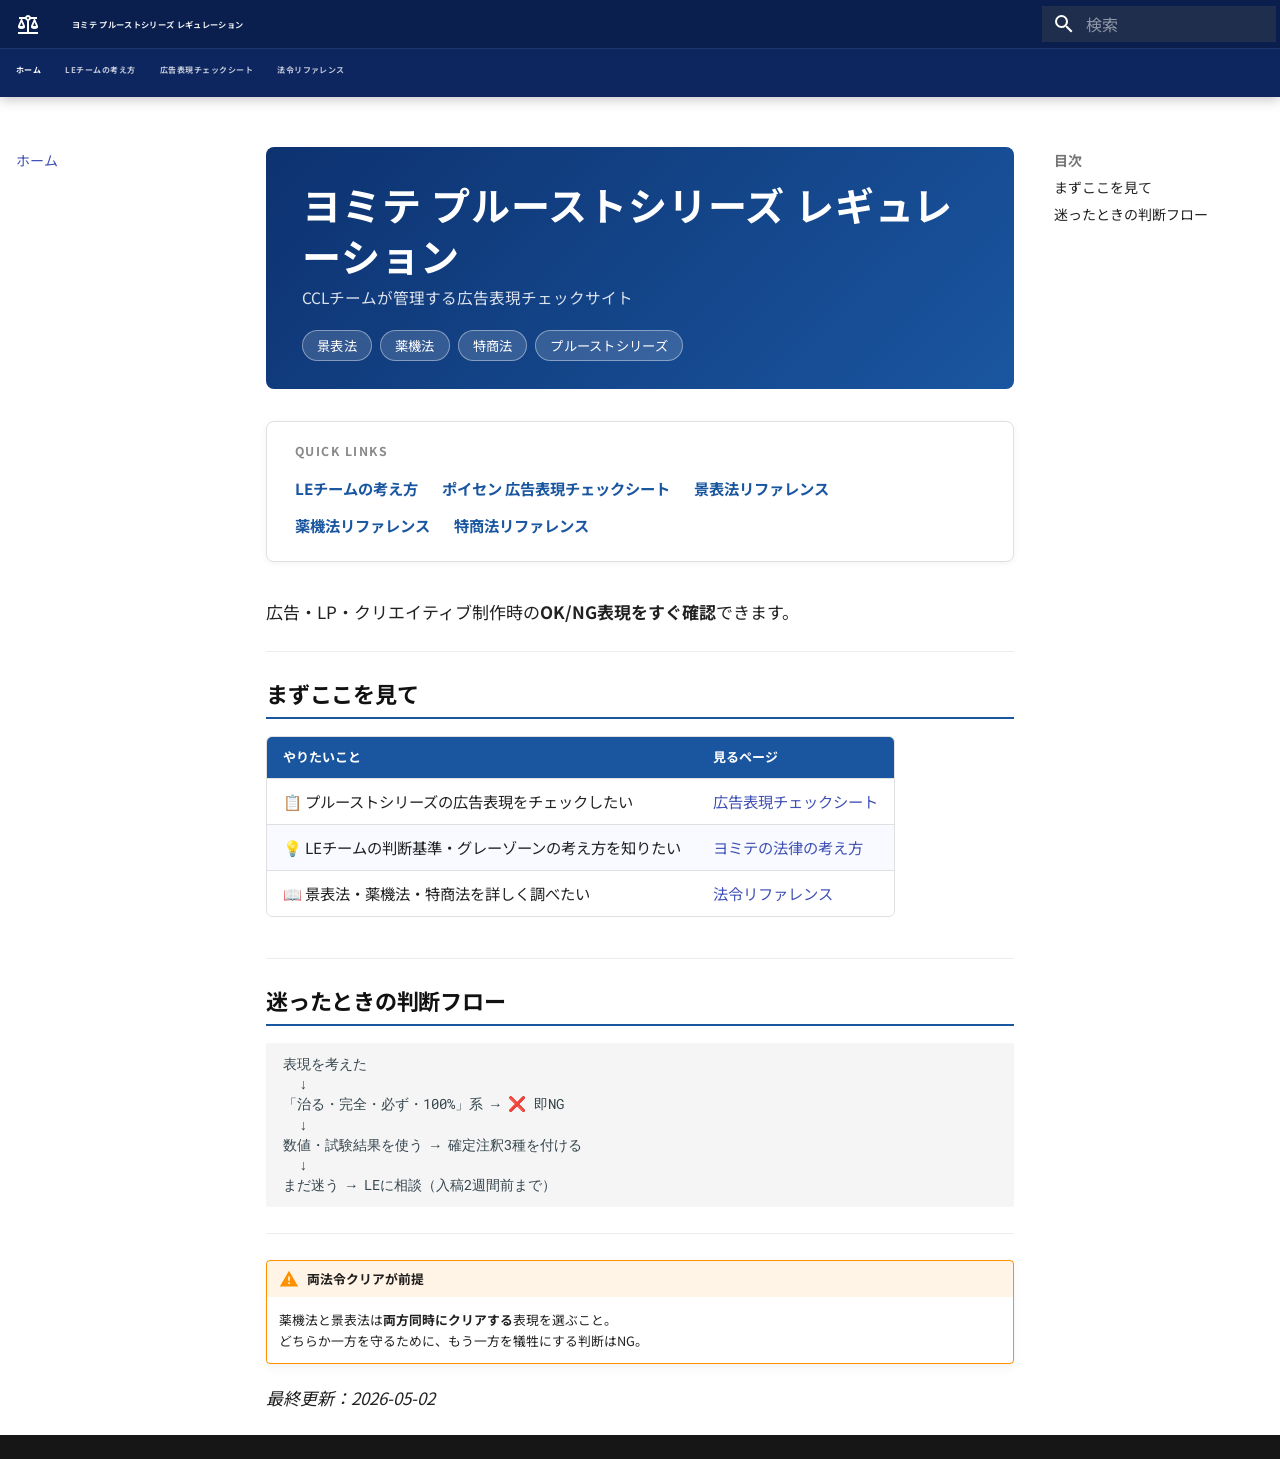
<file: index.html>
<!doctype html>
<html lang="ja" class="no-js">
  <head>
    
      <meta charset="utf-8">
      <meta name="viewport" content="width=device-width,initial-scale=1">
      
        <meta name="description" content="ヨミテ LE チームの法令・広告レギュレーション知識ベース（プルーストシリーズ）">
      
      
      
      
      
        <link rel="next" href="le-philosophy/">
      
      
        
      
      
      <link rel="icon" href="assets/images/favicon.png">
      <meta name="generator" content="mkdocs-1.6.1, mkdocs-material-9.7.6">
    
    
      
        <title>ヨミテ プルーストシリーズ レギュレーション</title>
      
    
    
      <link rel="stylesheet" href="assets/stylesheets/main.484c7ddc.min.css">
      
        
        <link rel="stylesheet" href="assets/stylesheets/palette.ab4e12ef.min.css">
      
      


    
    
      
    
    
      
        
        
        <link rel="preconnect" href="https://fonts.gstatic.com" crossorigin>
        <link rel="stylesheet" href="https://fonts.googleapis.com/css?family=Noto+Sans+JP:300,300i,400,400i,700,700i%7CRoboto+Mono:400,400i,700,700i&display=fallback">
        <style>:root{--md-text-font:"Noto Sans JP";--md-code-font:"Roboto Mono"}</style>
      
    
    
      <link rel="stylesheet" href="stylesheets/extra.css">
    
    <script>__md_scope=new URL(".",location),__md_hash=e=>[...e].reduce(((e,_)=>(e<<5)-e+_.charCodeAt(0)),0),__md_get=(e,_=localStorage,t=__md_scope)=>JSON.parse(_.getItem(t.pathname+"."+e)),__md_set=(e,_,t=localStorage,a=__md_scope)=>{try{t.setItem(a.pathname+"."+e,JSON.stringify(_))}catch(e){}}</script>
    
      

    
    
  </head>
  
  
    
    
      
    
    
    
    
    <body dir="ltr" data-md-color-scheme="default" data-md-color-primary="indigo" data-md-color-accent="blue">
  
    
    <input class="md-toggle" data-md-toggle="drawer" type="checkbox" id="__drawer" autocomplete="off">
    <input class="md-toggle" data-md-toggle="search" type="checkbox" id="__search" autocomplete="off">
    <label class="md-overlay" for="__drawer"></label>
    <div data-md-component="skip">
      
        
        <a href="#_1" class="md-skip">
          コンテンツにスキップ
        </a>
      
    </div>
    <div data-md-component="announce">
      
    </div>
    
    
      

  

<header class="md-header md-header--shadow md-header--lifted" data-md-component="header">
  <nav class="md-header__inner md-grid" aria-label="ヘッダー">
    <a href="." title="ヨミテ プルーストシリーズ レギュレーション" class="md-header__button md-logo" aria-label="ヨミテ プルーストシリーズ レギュレーション" data-md-component="logo">
      
  
  <svg xmlns="http://www.w3.org/2000/svg" viewBox="0 0 24 24"><path d="M12 3c-1.27 0-2.4.8-2.82 2H3v2h1.95L2 14c-.47 2 1 3 3.5 3s4.06-1 3.5-3L6.05 7h3.12c.33.85.98 1.5 1.83 1.83V20H2v2h20v-2h-9V8.82c.85-.32 1.5-.97 1.82-1.82h3.13L15 14c-.47 2 1 3 3.5 3s4.06-1 3.5-3l-2.95-7H21V5h-6.17C14.4 3.8 13.27 3 12 3m0 2a1 1 0 0 1 1 1 1 1 0 0 1-1 1 1 1 0 0 1-1-1 1 1 0 0 1 1-1m-6.5 5.25L7 14H4zm13 0L20 14h-3z"/></svg>

    </a>
    <label class="md-header__button md-icon" for="__drawer">
      
      <svg xmlns="http://www.w3.org/2000/svg" viewBox="0 0 24 24"><path d="M3 6h18v2H3zm0 5h18v2H3zm0 5h18v2H3z"/></svg>
    </label>
    <div class="md-header__title" data-md-component="header-title">
      <div class="md-header__ellipsis">
        <div class="md-header__topic">
          <span class="md-ellipsis">
            ヨミテ プルーストシリーズ レギュレーション
          </span>
        </div>
        <div class="md-header__topic" data-md-component="header-topic">
          <span class="md-ellipsis">
            
              ホーム
            
          </span>
        </div>
      </div>
    </div>
    
      
        <form class="md-header__option" data-md-component="palette">
  
    
    
    
    <input class="md-option" data-md-color-media="" data-md-color-scheme="default" data-md-color-primary="indigo" data-md-color-accent="blue"  aria-hidden="true"  type="radio" name="__palette" id="__palette_0">
    
  
</form>
      
    
    
      <script>var palette=__md_get("__palette");if(palette&&palette.color){if("(prefers-color-scheme)"===palette.color.media){var media=matchMedia("(prefers-color-scheme: light)"),input=document.querySelector(media.matches?"[data-md-color-media='(prefers-color-scheme: light)']":"[data-md-color-media='(prefers-color-scheme: dark)']");palette.color.media=input.getAttribute("data-md-color-media"),palette.color.scheme=input.getAttribute("data-md-color-scheme"),palette.color.primary=input.getAttribute("data-md-color-primary"),palette.color.accent=input.getAttribute("data-md-color-accent")}for(var[key,value]of Object.entries(palette.color))document.body.setAttribute("data-md-color-"+key,value)}</script>
    
    
    
      
      
        <label class="md-header__button md-icon" for="__search">
          
          <svg xmlns="http://www.w3.org/2000/svg" viewBox="0 0 24 24"><path d="M9.5 3A6.5 6.5 0 0 1 16 9.5c0 1.61-.59 3.09-1.56 4.23l.27.27h.79l5 5-1.5 1.5-5-5v-.79l-.27-.27A6.52 6.52 0 0 1 9.5 16 6.5 6.5 0 0 1 3 9.5 6.5 6.5 0 0 1 9.5 3m0 2C7 5 5 7 5 9.5S7 14 9.5 14 14 12 14 9.5 12 5 9.5 5"/></svg>
        </label>
        <div class="md-search" data-md-component="search" role="dialog">
  <label class="md-search__overlay" for="__search"></label>
  <div class="md-search__inner" role="search">
    <form class="md-search__form" name="search">
      <input type="text" class="md-search__input" name="query" aria-label="検索" placeholder="検索" autocapitalize="off" autocorrect="off" autocomplete="off" spellcheck="false" data-md-component="search-query" required>
      <label class="md-search__icon md-icon" for="__search">
        
        <svg xmlns="http://www.w3.org/2000/svg" viewBox="0 0 24 24"><path d="M9.5 3A6.5 6.5 0 0 1 16 9.5c0 1.61-.59 3.09-1.56 4.23l.27.27h.79l5 5-1.5 1.5-5-5v-.79l-.27-.27A6.52 6.52 0 0 1 9.5 16 6.5 6.5 0 0 1 3 9.5 6.5 6.5 0 0 1 9.5 3m0 2C7 5 5 7 5 9.5S7 14 9.5 14 14 12 14 9.5 12 5 9.5 5"/></svg>
        
        <svg xmlns="http://www.w3.org/2000/svg" viewBox="0 0 24 24"><path d="M20 11v2H8l5.5 5.5-1.42 1.42L4.16 12l7.92-7.92L13.5 5.5 8 11z"/></svg>
      </label>
      <nav class="md-search__options" aria-label="検索">
        
          <a href="javascript:void(0)" class="md-search__icon md-icon" title="共有" aria-label="共有" data-clipboard data-clipboard-text="" data-md-component="search-share" tabindex="-1">
            
            <svg xmlns="http://www.w3.org/2000/svg" viewBox="0 0 24 24"><path d="M18 16.08c-.76 0-1.44.3-1.96.77L8.91 12.7c.05-.23.09-.46.09-.7s-.04-.47-.09-.7l7.05-4.11c.54.5 1.25.81 2.04.81a3 3 0 0 0 3-3 3 3 0 0 0-3-3 3 3 0 0 0-3 3c0 .24.04.47.09.7L8.04 9.81C7.5 9.31 6.79 9 6 9a3 3 0 0 0-3 3 3 3 0 0 0 3 3c.79 0 1.5-.31 2.04-.81l7.12 4.15c-.05.21-.08.43-.08.66 0 1.61 1.31 2.91 2.92 2.91s2.92-1.3 2.92-2.91A2.92 2.92 0 0 0 18 16.08"/></svg>
          </a>
        
        <button type="reset" class="md-search__icon md-icon" title="クリア" aria-label="クリア" tabindex="-1">
          
          <svg xmlns="http://www.w3.org/2000/svg" viewBox="0 0 24 24"><path d="M19 6.41 17.59 5 12 10.59 6.41 5 5 6.41 10.59 12 5 17.59 6.41 19 12 13.41 17.59 19 19 17.59 13.41 12z"/></svg>
        </button>
      </nav>
      
    </form>
    <div class="md-search__output">
      <div class="md-search__scrollwrap" tabindex="0" data-md-scrollfix>
        <div class="md-search-result" data-md-component="search-result">
          <div class="md-search-result__meta">
            検索を初期化
          </div>
          <ol class="md-search-result__list" role="presentation"></ol>
        </div>
      </div>
    </div>
  </div>
</div>
      
    
    
  </nav>
  
    
      
<nav class="md-tabs" aria-label="タブ" data-md-component="tabs">
  <div class="md-grid">
    <ul class="md-tabs__list">
      
        
  
  
  
    
  
  
    <li class="md-tabs__item md-tabs__item--active">
      <a href="." class="md-tabs__link">
        
  
  
    
  
  ホーム

      </a>
    </li>
  

      
        
  
  
  
  
    <li class="md-tabs__item">
      <a href="le-philosophy/" class="md-tabs__link">
        
  
  
    
  
  LEチームの考え方

      </a>
    </li>
  

      
        
  
  
  
  
    
    
      <li class="md-tabs__item">
        <a href="products/poisen/" class="md-tabs__link">
          
  
  
  広告表現チェックシート

        </a>
      </li>
    
  

      
        
  
  
  
  
    
    
      <li class="md-tabs__item">
        <a href="law/keihyohou/" class="md-tabs__link">
          
  
  
  法令リファレンス

        </a>
      </li>
    
  

      
    </ul>
  </div>
</nav>
    
  
</header>
    
    <div class="md-container" data-md-component="container">
      
      
        
      
      <main class="md-main" data-md-component="main">
        <div class="md-main__inner md-grid">
          
            
              
              <div class="md-sidebar md-sidebar--primary" data-md-component="sidebar" data-md-type="navigation" >
                <div class="md-sidebar__scrollwrap">
                  <div class="md-sidebar__inner">
                    


  


<nav class="md-nav md-nav--primary md-nav--lifted" aria-label="ナビゲーション" data-md-level="0">
  <label class="md-nav__title" for="__drawer">
    <a href="." title="ヨミテ プルーストシリーズ レギュレーション" class="md-nav__button md-logo" aria-label="ヨミテ プルーストシリーズ レギュレーション" data-md-component="logo">
      
  
  <svg xmlns="http://www.w3.org/2000/svg" viewBox="0 0 24 24"><path d="M12 3c-1.27 0-2.4.8-2.82 2H3v2h1.95L2 14c-.47 2 1 3 3.5 3s4.06-1 3.5-3L6.05 7h3.12c.33.85.98 1.5 1.83 1.83V20H2v2h20v-2h-9V8.82c.85-.32 1.5-.97 1.82-1.82h3.13L15 14c-.47 2 1 3 3.5 3s4.06-1 3.5-3l-2.95-7H21V5h-6.17C14.4 3.8 13.27 3 12 3m0 2a1 1 0 0 1 1 1 1 1 0 0 1-1 1 1 1 0 0 1-1-1 1 1 0 0 1 1-1m-6.5 5.25L7 14H4zm13 0L20 14h-3z"/></svg>

    </a>
    ヨミテ プルーストシリーズ レギュレーション
  </label>
  
  <ul class="md-nav__list" data-md-scrollfix>
    
      
      
  
  
    
  
  
  
    <li class="md-nav__item md-nav__item--active">
      
      <input class="md-nav__toggle md-toggle" type="checkbox" id="__toc">
      
      
        
      
      
        <label class="md-nav__link md-nav__link--active" for="__toc">
          
  
  
  <span class="md-ellipsis">
    
  
    ホーム
  

    
  </span>
  
  

          <span class="md-nav__icon md-icon"></span>
        </label>
      
      <a href="." class="md-nav__link md-nav__link--active">
        
  
  
  <span class="md-ellipsis">
    
  
    ホーム
  

    
  </span>
  
  

      </a>
      
        

<nav class="md-nav md-nav--secondary" aria-label="目次">
  
  
  
    
  
  
    <label class="md-nav__title" for="__toc">
      <span class="md-nav__icon md-icon"></span>
      目次
    </label>
    <ul class="md-nav__list" data-md-component="toc" data-md-scrollfix>
      
        <li class="md-nav__item">
  <a href="#_2" class="md-nav__link">
    <span class="md-ellipsis">
      
        まずここを見て
      
    </span>
  </a>
  
</li>
      
        <li class="md-nav__item">
  <a href="#_3" class="md-nav__link">
    <span class="md-ellipsis">
      
        迷ったときの判断フロー
      
    </span>
  </a>
  
</li>
      
    </ul>
  
</nav>
      
    </li>
  

    
      
      
  
  
  
  
    <li class="md-nav__item">
      <a href="le-philosophy/" class="md-nav__link">
        
  
  
  <span class="md-ellipsis">
    
  
    LEチームの考え方
  

    
  </span>
  
  

      </a>
    </li>
  

    
      
      
  
  
  
  
    
    
    
    
      
      
        
      
    
    
    <li class="md-nav__item md-nav__item--nested">
      
        
        
        <input class="md-nav__toggle md-toggle " type="checkbox" id="__nav_3" >
        
          
          <label class="md-nav__link" for="__nav_3" id="__nav_3_label" tabindex="0">
            
  
  
  <span class="md-ellipsis">
    
  
    広告表現チェックシート
  

    
  </span>
  
  

            <span class="md-nav__icon md-icon"></span>
          </label>
        
        <nav class="md-nav" data-md-level="1" aria-labelledby="__nav_3_label" aria-expanded="false">
          <label class="md-nav__title" for="__nav_3">
            <span class="md-nav__icon md-icon"></span>
            
  
    広告表現チェックシート
  

          </label>
          <ul class="md-nav__list" data-md-scrollfix>
            
              
                
  
  
  
  
    <li class="md-nav__item">
      <a href="products/poisen/" class="md-nav__link">
        
  
  
  <span class="md-ellipsis">
    
  
    プルーストウルトラ消臭リキッド
  

    
  </span>
  
  

      </a>
    </li>
  

              
            
          </ul>
        </nav>
      
    </li>
  

    
      
      
  
  
  
  
    
    
    
    
      
      
        
      
    
    
    <li class="md-nav__item md-nav__item--nested">
      
        
        
        <input class="md-nav__toggle md-toggle " type="checkbox" id="__nav_4" >
        
          
          <label class="md-nav__link" for="__nav_4" id="__nav_4_label" tabindex="0">
            
  
  
  <span class="md-ellipsis">
    
  
    法令リファレンス
  

    
  </span>
  
  

            <span class="md-nav__icon md-icon"></span>
          </label>
        
        <nav class="md-nav" data-md-level="1" aria-labelledby="__nav_4_label" aria-expanded="false">
          <label class="md-nav__title" for="__nav_4">
            <span class="md-nav__icon md-icon"></span>
            
  
    法令リファレンス
  

          </label>
          <ul class="md-nav__list" data-md-scrollfix>
            
              
                
  
  
  
  
    <li class="md-nav__item">
      <a href="law/keihyohou/" class="md-nav__link">
        
  
  
  <span class="md-ellipsis">
    
  
    景表法
  

    
  </span>
  
  

      </a>
    </li>
  

              
            
              
                
  
  
  
  
    <li class="md-nav__item">
      <a href="law/yakki/" class="md-nav__link">
        
  
  
  <span class="md-ellipsis">
    
  
    薬機法
  

    
  </span>
  
  

      </a>
    </li>
  

              
            
              
                
  
  
  
  
    <li class="md-nav__item">
      <a href="law/tokushohou/" class="md-nav__link">
        
  
  
  <span class="md-ellipsis">
    
  
    特商法
  

    
  </span>
  
  

      </a>
    </li>
  

              
            
          </ul>
        </nav>
      
    </li>
  

    
  </ul>
</nav>
                  </div>
                </div>
              </div>
            
            
              
              <div class="md-sidebar md-sidebar--secondary" data-md-component="sidebar" data-md-type="toc" >
                <div class="md-sidebar__scrollwrap">
                  <div class="md-sidebar__inner">
                    

<nav class="md-nav md-nav--secondary" aria-label="目次">
  
  
  
    
  
  
    <label class="md-nav__title" for="__toc">
      <span class="md-nav__icon md-icon"></span>
      目次
    </label>
    <ul class="md-nav__list" data-md-component="toc" data-md-scrollfix>
      
        <li class="md-nav__item">
  <a href="#_2" class="md-nav__link">
    <span class="md-ellipsis">
      
        まずここを見て
      
    </span>
  </a>
  
</li>
      
        <li class="md-nav__item">
  <a href="#_3" class="md-nav__link">
    <span class="md-ellipsis">
      
        迷ったときの判断フロー
      
    </span>
  </a>
  
</li>
      
    </ul>
  
</nav>
                  </div>
                </div>
              </div>
            
          
          
            <div class="md-content" data-md-component="content">
              
              <article class="md-content__inner md-typeset">
                
                  



<div class="product-header">
<h1 id="_1">ヨミテ プルーストシリーズ レギュレーション<a class="headerlink" href="#_1" title="Permanent link">&para;</a></h1>
<div class="subtitle">CCLチームが管理する広告表現チェックサイト</div>
<div class="product-tags">
  <span class="product-tag">景表法</span>
  <span class="product-tag">薬機法</span>
  <span class="product-tag">特商法</span>
  <span class="product-tag">プルーストシリーズ</span>
</div>
</div>
<div class="contents-card">
<div class="contents-title">QUICK LINKS</div>
<div class="contents-links">
  <a href="le-philosophy/">LEチームの考え方</a>
  <a href="products/poisen/">ポイセン 広告表現チェックシート</a>
  <a href="law/keihyohou/">景表法リファレンス</a>
  <a href="law/yakki/">薬機法リファレンス</a>
  <a href="law/tokushohou/">特商法リファレンス</a>
</div>
</div>

<p>広告・LP・クリエイティブ制作時の<strong>OK/NG表現をすぐ確認</strong>できます。</p>
<hr />
<h2 id="_2">まずここを見て<a class="headerlink" href="#_2" title="Permanent link">&para;</a></h2>
<table>
<thead>
<tr>
<th>やりたいこと</th>
<th>見るページ</th>
</tr>
</thead>
<tbody>
<tr>
<td>📋 プルーストシリーズの広告表現をチェックしたい</td>
<td><a href="products/poisen/">広告表現チェックシート</a></td>
</tr>
<tr>
<td>💡 LEチームの判断基準・グレーゾーンの考え方を知りたい</td>
<td><a href="le-philosophy/">ヨミテの法律の考え方</a></td>
</tr>
<tr>
<td>📖 景表法・薬機法・特商法を詳しく調べたい</td>
<td><a href="law/keihyohou/">法令リファレンス</a></td>
</tr>
</tbody>
</table>
<hr />
<h2 id="_3">迷ったときの判断フロー<a class="headerlink" href="#_3" title="Permanent link">&para;</a></h2>
<div class="highlight"><pre><span></span><code>表現を考えた
  ↓
「治る・完全・必ず・100%」系 → ❌ 即NG
  ↓
数値・試験結果を使う → 確定注釈3種を付ける
  ↓
まだ迷う → LEに相談（入稿2週間前まで）
</code></pre></div>
<hr />
<div class="admonition warning">
<p class="admonition-title">両法令クリアが前提</p>
<p>薬機法と景表法は<strong>両方同時にクリアする</strong>表現を選ぶこと。<br />
どちらか一方を守るために、もう一方を犠牲にする判断はNG。</p>
</div>
<p><em>最終更新：2026-05-02</em></p>












                
              </article>
            </div>
          
          
  <script>var tabs=__md_get("__tabs");if(Array.isArray(tabs))e:for(var set of document.querySelectorAll(".tabbed-set")){var labels=set.querySelector(".tabbed-labels");for(var tab of tabs)for(var label of labels.getElementsByTagName("label"))if(label.innerText.trim()===tab){var input=document.getElementById(label.htmlFor);input.checked=!0;continue e}}</script>

<script>var target=document.getElementById(location.hash.slice(1));target&&target.name&&(target.checked=target.name.startsWith("__tabbed_"))</script>
        </div>
        
          <button type="button" class="md-top md-icon" data-md-component="top" hidden>
  
  <svg xmlns="http://www.w3.org/2000/svg" viewBox="0 0 24 24"><path d="M13 20h-2V8l-5.5 5.5-1.42-1.42L12 4.16l7.92 7.92-1.42 1.42L13 8z"/></svg>
  ページトップへ戻る
</button>
        
      </main>
      
        <footer class="md-footer">
  
  <div class="md-footer-meta md-typeset">
    <div class="md-footer-meta__inner md-grid">
      <div class="md-copyright">
  
  
</div>
      
    </div>
  </div>
</footer>
      
    </div>
    <div class="md-dialog" data-md-component="dialog">
      <div class="md-dialog__inner md-typeset"></div>
    </div>
    
    
    
      
      
      <script id="__config" type="application/json">{"annotate": null, "base": ".", "features": ["navigation.tabs", "navigation.tabs.sticky", "navigation.sections", "navigation.top", "navigation.instant", "search.highlight", "search.share", "content.tabs.link", "toc.follow"], "search": "assets/javascripts/workers/search.2c215733.min.js", "tags": null, "translations": {"clipboard.copied": "\u30b3\u30d4\u30fc\u3057\u307e\u3057\u305f", "clipboard.copy": "\u30af\u30ea\u30c3\u30d7\u30dc\u30fc\u30c9\u3078\u30b3\u30d4\u30fc", "search.result.more.one": "\u3053\u306e\u30da\u30fc\u30b8\u5185\u306b\u3082\u30461\u4ef6\u898b\u3064\u304b\u308a\u307e\u3057\u305f", "search.result.more.other": "\u3053\u306e\u30da\u30fc\u30b8\u5185\u306b\u3042\u3068#\u4ef6\u898b\u3064\u304b\u308a\u307e\u3057\u305f", "search.result.none": "\u4f55\u3082\u898b\u3064\u304b\u308a\u307e\u305b\u3093\u3067\u3057\u305f", "search.result.one": "1\u4ef6\u898b\u3064\u304b\u308a\u307e\u3057\u305f", "search.result.other": "#\u4ef6\u898b\u3064\u304b\u308a\u307e\u3057\u305f", "search.result.placeholder": "\u691c\u7d22\u30ad\u30fc\u30ef\u30fc\u30c9\u3092\u5165\u529b\u3057\u3066\u304f\u3060\u3055\u3044", "search.result.term.missing": "\u691c\u7d22\u306b\u542b\u307e\u308c\u306a\u3044", "select.version": "\u30d0\u30fc\u30b8\u30e7\u30f3\u5207\u308a\u66ff\u3048"}, "version": null}</script>
    
    
      <script src="assets/javascripts/bundle.79ae519e.min.js"></script>
      
    
  </body>
</html>
</file>
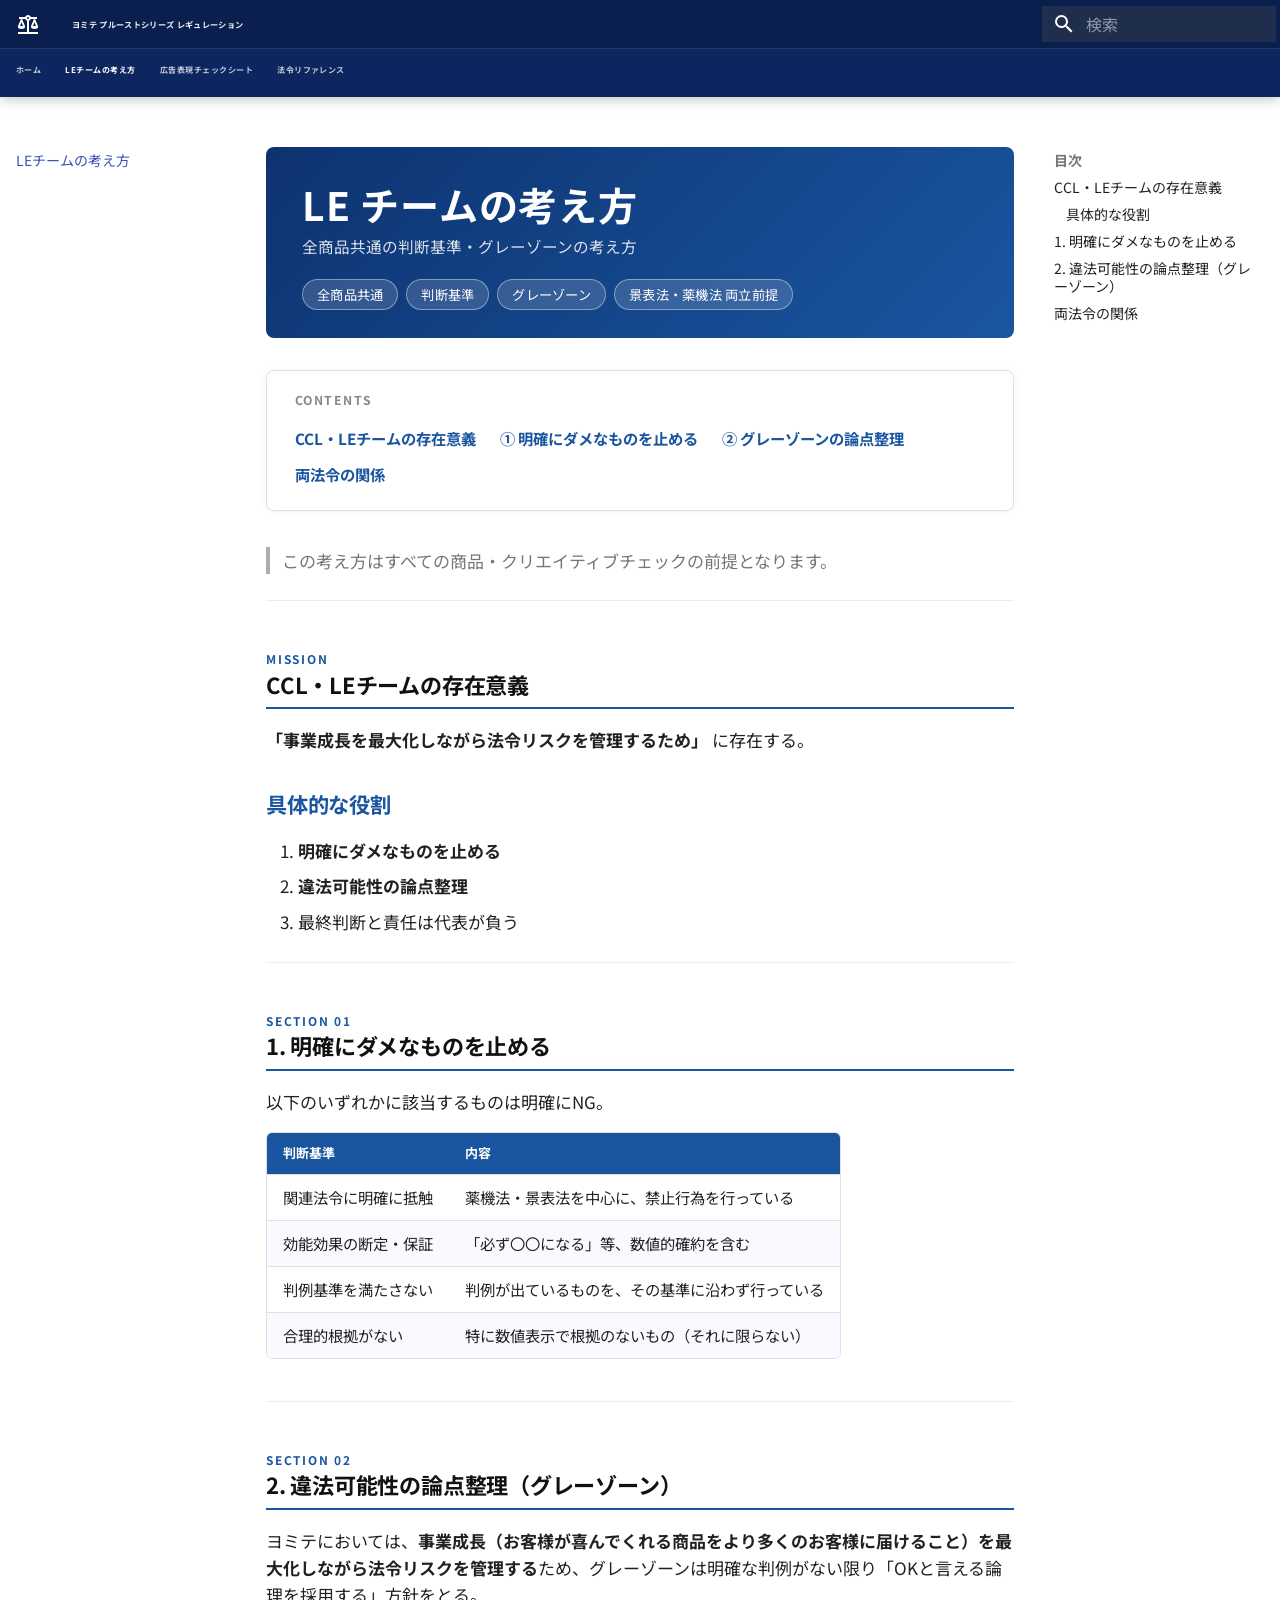
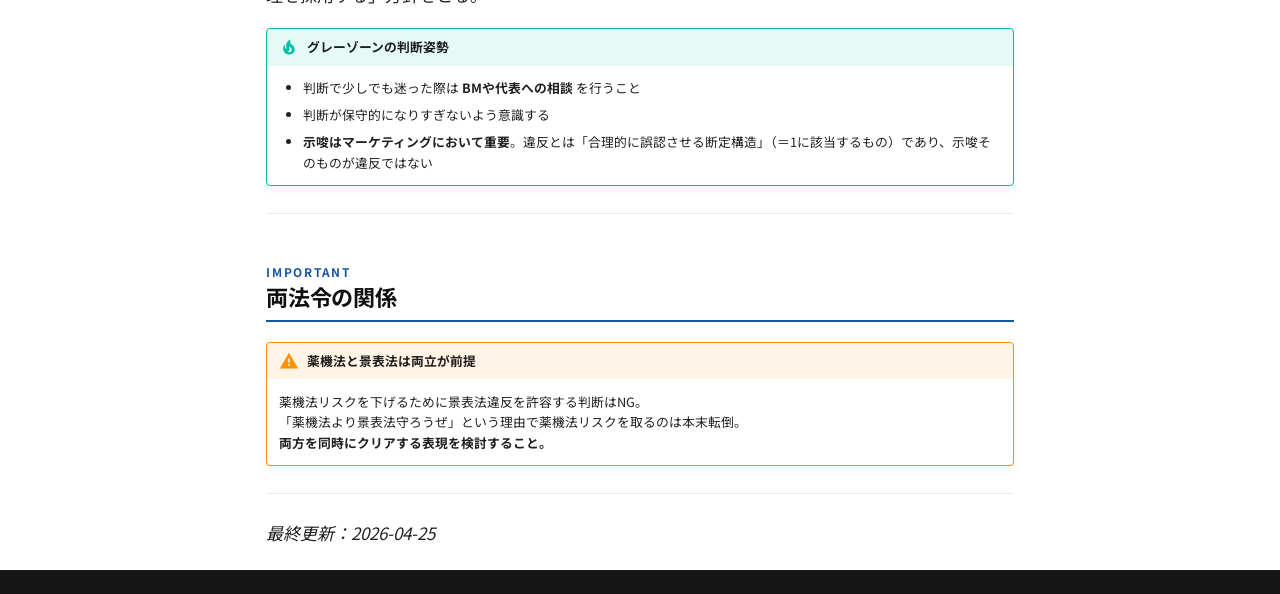
<file: le-philosophy/index.html>
<!doctype html>
<html lang="ja" class="no-js">
  <head>
    
      <meta charset="utf-8">
      <meta name="viewport" content="width=device-width,initial-scale=1">
      
        <meta name="description" content="ヨミテ LE チームの法令・広告レギュレーション知識ベース（プルーストシリーズ）">
      
      
      
      
        <link rel="prev" href="..">
      
      
        <link rel="next" href="../products/poisen/">
      
      
        
      
      
      <link rel="icon" href="../assets/images/favicon.png">
      <meta name="generator" content="mkdocs-1.6.1, mkdocs-material-9.7.6">
    
    
      
        <title>LEチームの考え方 - ヨミテ プルーストシリーズ レギュレーション</title>
      
    
    
      <link rel="stylesheet" href="../assets/stylesheets/main.484c7ddc.min.css">
      
        
        <link rel="stylesheet" href="../assets/stylesheets/palette.ab4e12ef.min.css">
      
      


    
    
      
    
    
      
        
        
        <link rel="preconnect" href="https://fonts.gstatic.com" crossorigin>
        <link rel="stylesheet" href="https://fonts.googleapis.com/css?family=Noto+Sans+JP:300,300i,400,400i,700,700i%7CRoboto+Mono:400,400i,700,700i&display=fallback">
        <style>:root{--md-text-font:"Noto Sans JP";--md-code-font:"Roboto Mono"}</style>
      
    
    
      <link rel="stylesheet" href="../stylesheets/extra.css">
    
    <script>__md_scope=new URL("..",location),__md_hash=e=>[...e].reduce(((e,_)=>(e<<5)-e+_.charCodeAt(0)),0),__md_get=(e,_=localStorage,t=__md_scope)=>JSON.parse(_.getItem(t.pathname+"."+e)),__md_set=(e,_,t=localStorage,a=__md_scope)=>{try{t.setItem(a.pathname+"."+e,JSON.stringify(_))}catch(e){}}</script>
    
      

    
    
  </head>
  
  
    
    
      
    
    
    
    
    <body dir="ltr" data-md-color-scheme="default" data-md-color-primary="indigo" data-md-color-accent="blue">
  
    
    <input class="md-toggle" data-md-toggle="drawer" type="checkbox" id="__drawer" autocomplete="off">
    <input class="md-toggle" data-md-toggle="search" type="checkbox" id="__search" autocomplete="off">
    <label class="md-overlay" for="__drawer"></label>
    <div data-md-component="skip">
      
        
        <a href="#le" class="md-skip">
          コンテンツにスキップ
        </a>
      
    </div>
    <div data-md-component="announce">
      
    </div>
    
    
      

  

<header class="md-header md-header--shadow md-header--lifted" data-md-component="header">
  <nav class="md-header__inner md-grid" aria-label="ヘッダー">
    <a href=".." title="ヨミテ プルーストシリーズ レギュレーション" class="md-header__button md-logo" aria-label="ヨミテ プルーストシリーズ レギュレーション" data-md-component="logo">
      
  
  <svg xmlns="http://www.w3.org/2000/svg" viewBox="0 0 24 24"><path d="M12 3c-1.27 0-2.4.8-2.82 2H3v2h1.95L2 14c-.47 2 1 3 3.5 3s4.06-1 3.5-3L6.05 7h3.12c.33.85.98 1.5 1.83 1.83V20H2v2h20v-2h-9V8.82c.85-.32 1.5-.97 1.82-1.82h3.13L15 14c-.47 2 1 3 3.5 3s4.06-1 3.5-3l-2.95-7H21V5h-6.17C14.4 3.8 13.27 3 12 3m0 2a1 1 0 0 1 1 1 1 1 0 0 1-1 1 1 1 0 0 1-1-1 1 1 0 0 1 1-1m-6.5 5.25L7 14H4zm13 0L20 14h-3z"/></svg>

    </a>
    <label class="md-header__button md-icon" for="__drawer">
      
      <svg xmlns="http://www.w3.org/2000/svg" viewBox="0 0 24 24"><path d="M3 6h18v2H3zm0 5h18v2H3zm0 5h18v2H3z"/></svg>
    </label>
    <div class="md-header__title" data-md-component="header-title">
      <div class="md-header__ellipsis">
        <div class="md-header__topic">
          <span class="md-ellipsis">
            ヨミテ プルーストシリーズ レギュレーション
          </span>
        </div>
        <div class="md-header__topic" data-md-component="header-topic">
          <span class="md-ellipsis">
            
              LEチームの考え方
            
          </span>
        </div>
      </div>
    </div>
    
      
        <form class="md-header__option" data-md-component="palette">
  
    
    
    
    <input class="md-option" data-md-color-media="" data-md-color-scheme="default" data-md-color-primary="indigo" data-md-color-accent="blue"  aria-hidden="true"  type="radio" name="__palette" id="__palette_0">
    
  
</form>
      
    
    
      <script>var palette=__md_get("__palette");if(palette&&palette.color){if("(prefers-color-scheme)"===palette.color.media){var media=matchMedia("(prefers-color-scheme: light)"),input=document.querySelector(media.matches?"[data-md-color-media='(prefers-color-scheme: light)']":"[data-md-color-media='(prefers-color-scheme: dark)']");palette.color.media=input.getAttribute("data-md-color-media"),palette.color.scheme=input.getAttribute("data-md-color-scheme"),palette.color.primary=input.getAttribute("data-md-color-primary"),palette.color.accent=input.getAttribute("data-md-color-accent")}for(var[key,value]of Object.entries(palette.color))document.body.setAttribute("data-md-color-"+key,value)}</script>
    
    
    
      
      
        <label class="md-header__button md-icon" for="__search">
          
          <svg xmlns="http://www.w3.org/2000/svg" viewBox="0 0 24 24"><path d="M9.5 3A6.5 6.5 0 0 1 16 9.5c0 1.61-.59 3.09-1.56 4.23l.27.27h.79l5 5-1.5 1.5-5-5v-.79l-.27-.27A6.52 6.52 0 0 1 9.5 16 6.5 6.5 0 0 1 3 9.5 6.5 6.5 0 0 1 9.5 3m0 2C7 5 5 7 5 9.5S7 14 9.5 14 14 12 14 9.5 12 5 9.5 5"/></svg>
        </label>
        <div class="md-search" data-md-component="search" role="dialog">
  <label class="md-search__overlay" for="__search"></label>
  <div class="md-search__inner" role="search">
    <form class="md-search__form" name="search">
      <input type="text" class="md-search__input" name="query" aria-label="検索" placeholder="検索" autocapitalize="off" autocorrect="off" autocomplete="off" spellcheck="false" data-md-component="search-query" required>
      <label class="md-search__icon md-icon" for="__search">
        
        <svg xmlns="http://www.w3.org/2000/svg" viewBox="0 0 24 24"><path d="M9.5 3A6.5 6.5 0 0 1 16 9.5c0 1.61-.59 3.09-1.56 4.23l.27.27h.79l5 5-1.5 1.5-5-5v-.79l-.27-.27A6.52 6.52 0 0 1 9.5 16 6.5 6.5 0 0 1 3 9.5 6.5 6.5 0 0 1 9.5 3m0 2C7 5 5 7 5 9.5S7 14 9.5 14 14 12 14 9.5 12 5 9.5 5"/></svg>
        
        <svg xmlns="http://www.w3.org/2000/svg" viewBox="0 0 24 24"><path d="M20 11v2H8l5.5 5.5-1.42 1.42L4.16 12l7.92-7.92L13.5 5.5 8 11z"/></svg>
      </label>
      <nav class="md-search__options" aria-label="検索">
        
          <a href="javascript:void(0)" class="md-search__icon md-icon" title="共有" aria-label="共有" data-clipboard data-clipboard-text="" data-md-component="search-share" tabindex="-1">
            
            <svg xmlns="http://www.w3.org/2000/svg" viewBox="0 0 24 24"><path d="M18 16.08c-.76 0-1.44.3-1.96.77L8.91 12.7c.05-.23.09-.46.09-.7s-.04-.47-.09-.7l7.05-4.11c.54.5 1.25.81 2.04.81a3 3 0 0 0 3-3 3 3 0 0 0-3-3 3 3 0 0 0-3 3c0 .24.04.47.09.7L8.04 9.81C7.5 9.31 6.79 9 6 9a3 3 0 0 0-3 3 3 3 0 0 0 3 3c.79 0 1.5-.31 2.04-.81l7.12 4.15c-.05.21-.08.43-.08.66 0 1.61 1.31 2.91 2.92 2.91s2.92-1.3 2.92-2.91A2.92 2.92 0 0 0 18 16.08"/></svg>
          </a>
        
        <button type="reset" class="md-search__icon md-icon" title="クリア" aria-label="クリア" tabindex="-1">
          
          <svg xmlns="http://www.w3.org/2000/svg" viewBox="0 0 24 24"><path d="M19 6.41 17.59 5 12 10.59 6.41 5 5 6.41 10.59 12 5 17.59 6.41 19 12 13.41 17.59 19 19 17.59 13.41 12z"/></svg>
        </button>
      </nav>
      
    </form>
    <div class="md-search__output">
      <div class="md-search__scrollwrap" tabindex="0" data-md-scrollfix>
        <div class="md-search-result" data-md-component="search-result">
          <div class="md-search-result__meta">
            検索を初期化
          </div>
          <ol class="md-search-result__list" role="presentation"></ol>
        </div>
      </div>
    </div>
  </div>
</div>
      
    
    
  </nav>
  
    
      
<nav class="md-tabs" aria-label="タブ" data-md-component="tabs">
  <div class="md-grid">
    <ul class="md-tabs__list">
      
        
  
  
  
  
    <li class="md-tabs__item">
      <a href=".." class="md-tabs__link">
        
  
  
    
  
  ホーム

      </a>
    </li>
  

      
        
  
  
  
    
  
  
    <li class="md-tabs__item md-tabs__item--active">
      <a href="./" class="md-tabs__link">
        
  
  
    
  
  LEチームの考え方

      </a>
    </li>
  

      
        
  
  
  
  
    
    
      <li class="md-tabs__item">
        <a href="../products/poisen/" class="md-tabs__link">
          
  
  
  広告表現チェックシート

        </a>
      </li>
    
  

      
        
  
  
  
  
    
    
      <li class="md-tabs__item">
        <a href="../law/keihyohou/" class="md-tabs__link">
          
  
  
  法令リファレンス

        </a>
      </li>
    
  

      
    </ul>
  </div>
</nav>
    
  
</header>
    
    <div class="md-container" data-md-component="container">
      
      
        
      
      <main class="md-main" data-md-component="main">
        <div class="md-main__inner md-grid">
          
            
              
              <div class="md-sidebar md-sidebar--primary" data-md-component="sidebar" data-md-type="navigation" >
                <div class="md-sidebar__scrollwrap">
                  <div class="md-sidebar__inner">
                    


  


<nav class="md-nav md-nav--primary md-nav--lifted" aria-label="ナビゲーション" data-md-level="0">
  <label class="md-nav__title" for="__drawer">
    <a href=".." title="ヨミテ プルーストシリーズ レギュレーション" class="md-nav__button md-logo" aria-label="ヨミテ プルーストシリーズ レギュレーション" data-md-component="logo">
      
  
  <svg xmlns="http://www.w3.org/2000/svg" viewBox="0 0 24 24"><path d="M12 3c-1.27 0-2.4.8-2.82 2H3v2h1.95L2 14c-.47 2 1 3 3.5 3s4.06-1 3.5-3L6.05 7h3.12c.33.85.98 1.5 1.83 1.83V20H2v2h20v-2h-9V8.82c.85-.32 1.5-.97 1.82-1.82h3.13L15 14c-.47 2 1 3 3.5 3s4.06-1 3.5-3l-2.95-7H21V5h-6.17C14.4 3.8 13.27 3 12 3m0 2a1 1 0 0 1 1 1 1 1 0 0 1-1 1 1 1 0 0 1-1-1 1 1 0 0 1 1-1m-6.5 5.25L7 14H4zm13 0L20 14h-3z"/></svg>

    </a>
    ヨミテ プルーストシリーズ レギュレーション
  </label>
  
  <ul class="md-nav__list" data-md-scrollfix>
    
      
      
  
  
  
  
    <li class="md-nav__item">
      <a href=".." class="md-nav__link">
        
  
  
  <span class="md-ellipsis">
    
  
    ホーム
  

    
  </span>
  
  

      </a>
    </li>
  

    
      
      
  
  
    
  
  
  
    <li class="md-nav__item md-nav__item--active">
      
      <input class="md-nav__toggle md-toggle" type="checkbox" id="__toc">
      
      
        
      
      
        <label class="md-nav__link md-nav__link--active" for="__toc">
          
  
  
  <span class="md-ellipsis">
    
  
    LEチームの考え方
  

    
  </span>
  
  

          <span class="md-nav__icon md-icon"></span>
        </label>
      
      <a href="./" class="md-nav__link md-nav__link--active">
        
  
  
  <span class="md-ellipsis">
    
  
    LEチームの考え方
  

    
  </span>
  
  

      </a>
      
        

<nav class="md-nav md-nav--secondary" aria-label="目次">
  
  
  
    
  
  
    <label class="md-nav__title" for="__toc">
      <span class="md-nav__icon md-icon"></span>
      目次
    </label>
    <ul class="md-nav__list" data-md-component="toc" data-md-scrollfix>
      
        <li class="md-nav__item">
  <a href="#cclle" class="md-nav__link">
    <span class="md-ellipsis">
      
        CCL・LEチームの存在意義
      
    </span>
  </a>
  
    <nav class="md-nav" aria-label="CCL・LEチームの存在意義">
      <ul class="md-nav__list">
        
          <li class="md-nav__item">
  <a href="#_1" class="md-nav__link">
    <span class="md-ellipsis">
      
        具体的な役割
      
    </span>
  </a>
  
</li>
        
      </ul>
    </nav>
  
</li>
      
        <li class="md-nav__item">
  <a href="#1" class="md-nav__link">
    <span class="md-ellipsis">
      
        1. 明確にダメなものを止める
      
    </span>
  </a>
  
</li>
      
        <li class="md-nav__item">
  <a href="#2" class="md-nav__link">
    <span class="md-ellipsis">
      
        2. 違法可能性の論点整理（グレーゾーン）
      
    </span>
  </a>
  
</li>
      
        <li class="md-nav__item">
  <a href="#_2" class="md-nav__link">
    <span class="md-ellipsis">
      
        両法令の関係
      
    </span>
  </a>
  
</li>
      
    </ul>
  
</nav>
      
    </li>
  

    
      
      
  
  
  
  
    
    
    
    
      
      
        
      
    
    
    <li class="md-nav__item md-nav__item--nested">
      
        
        
        <input class="md-nav__toggle md-toggle " type="checkbox" id="__nav_3" >
        
          
          <label class="md-nav__link" for="__nav_3" id="__nav_3_label" tabindex="0">
            
  
  
  <span class="md-ellipsis">
    
  
    広告表現チェックシート
  

    
  </span>
  
  

            <span class="md-nav__icon md-icon"></span>
          </label>
        
        <nav class="md-nav" data-md-level="1" aria-labelledby="__nav_3_label" aria-expanded="false">
          <label class="md-nav__title" for="__nav_3">
            <span class="md-nav__icon md-icon"></span>
            
  
    広告表現チェックシート
  

          </label>
          <ul class="md-nav__list" data-md-scrollfix>
            
              
                
  
  
  
  
    <li class="md-nav__item">
      <a href="../products/poisen/" class="md-nav__link">
        
  
  
  <span class="md-ellipsis">
    
  
    プルーストウルトラ消臭リキッド
  

    
  </span>
  
  

      </a>
    </li>
  

              
            
          </ul>
        </nav>
      
    </li>
  

    
      
      
  
  
  
  
    
    
    
    
      
      
        
      
    
    
    <li class="md-nav__item md-nav__item--nested">
      
        
        
        <input class="md-nav__toggle md-toggle " type="checkbox" id="__nav_4" >
        
          
          <label class="md-nav__link" for="__nav_4" id="__nav_4_label" tabindex="0">
            
  
  
  <span class="md-ellipsis">
    
  
    法令リファレンス
  

    
  </span>
  
  

            <span class="md-nav__icon md-icon"></span>
          </label>
        
        <nav class="md-nav" data-md-level="1" aria-labelledby="__nav_4_label" aria-expanded="false">
          <label class="md-nav__title" for="__nav_4">
            <span class="md-nav__icon md-icon"></span>
            
  
    法令リファレンス
  

          </label>
          <ul class="md-nav__list" data-md-scrollfix>
            
              
                
  
  
  
  
    <li class="md-nav__item">
      <a href="../law/keihyohou/" class="md-nav__link">
        
  
  
  <span class="md-ellipsis">
    
  
    景表法
  

    
  </span>
  
  

      </a>
    </li>
  

              
            
              
                
  
  
  
  
    <li class="md-nav__item">
      <a href="../law/yakki/" class="md-nav__link">
        
  
  
  <span class="md-ellipsis">
    
  
    薬機法
  

    
  </span>
  
  

      </a>
    </li>
  

              
            
              
                
  
  
  
  
    <li class="md-nav__item">
      <a href="../law/tokushohou/" class="md-nav__link">
        
  
  
  <span class="md-ellipsis">
    
  
    特商法
  

    
  </span>
  
  

      </a>
    </li>
  

              
            
          </ul>
        </nav>
      
    </li>
  

    
  </ul>
</nav>
                  </div>
                </div>
              </div>
            
            
              
              <div class="md-sidebar md-sidebar--secondary" data-md-component="sidebar" data-md-type="toc" >
                <div class="md-sidebar__scrollwrap">
                  <div class="md-sidebar__inner">
                    

<nav class="md-nav md-nav--secondary" aria-label="目次">
  
  
  
    
  
  
    <label class="md-nav__title" for="__toc">
      <span class="md-nav__icon md-icon"></span>
      目次
    </label>
    <ul class="md-nav__list" data-md-component="toc" data-md-scrollfix>
      
        <li class="md-nav__item">
  <a href="#cclle" class="md-nav__link">
    <span class="md-ellipsis">
      
        CCL・LEチームの存在意義
      
    </span>
  </a>
  
    <nav class="md-nav" aria-label="CCL・LEチームの存在意義">
      <ul class="md-nav__list">
        
          <li class="md-nav__item">
  <a href="#_1" class="md-nav__link">
    <span class="md-ellipsis">
      
        具体的な役割
      
    </span>
  </a>
  
</li>
        
      </ul>
    </nav>
  
</li>
      
        <li class="md-nav__item">
  <a href="#1" class="md-nav__link">
    <span class="md-ellipsis">
      
        1. 明確にダメなものを止める
      
    </span>
  </a>
  
</li>
      
        <li class="md-nav__item">
  <a href="#2" class="md-nav__link">
    <span class="md-ellipsis">
      
        2. 違法可能性の論点整理（グレーゾーン）
      
    </span>
  </a>
  
</li>
      
        <li class="md-nav__item">
  <a href="#_2" class="md-nav__link">
    <span class="md-ellipsis">
      
        両法令の関係
      
    </span>
  </a>
  
</li>
      
    </ul>
  
</nav>
                  </div>
                </div>
              </div>
            
          
          
            <div class="md-content" data-md-component="content">
              
              <article class="md-content__inner md-typeset">
                
                  



<div class="product-header">
<h1 id="le">LE チームの考え方<a class="headerlink" href="#le" title="Permanent link">&para;</a></h1>
<div class="subtitle">全商品共通の判断基準・グレーゾーンの考え方</div>
<div class="product-tags">
  <span class="product-tag">全商品共通</span>
  <span class="product-tag">判断基準</span>
  <span class="product-tag">グレーゾーン</span>
  <span class="product-tag">景表法・薬機法 両立前提</span>
</div>
</div>
<div class="contents-card">
<div class="contents-title">CONTENTS</div>
<div class="contents-links">
  <a href="#existence">CCL・LEチームの存在意義</a>
  <a href="#clearly-ng">① 明確にダメなものを止める</a>
  <a href="#gray-zone">② グレーゾーンの論点整理</a>
  <a href="#both-laws">両法令の関係</a>
</div>
</div>

<blockquote>
<p>この考え方はすべての商品・クリエイティブチェックの前提となります。</p>
</blockquote>
<hr />
<div class="section-label" id="existence">MISSION</div>

<h2 id="cclle">CCL・LEチームの存在意義<a class="headerlink" href="#cclle" title="Permanent link">&para;</a></h2>
<p><strong>「事業成長を最大化しながら法令リスクを管理するため」</strong> に存在する。</p>
<h3 id="_1">具体的な役割<a class="headerlink" href="#_1" title="Permanent link">&para;</a></h3>
<ol>
<li><strong>明確にダメなものを止める</strong></li>
<li><strong>違法可能性の論点整理</strong></li>
<li>最終判断と責任は代表が負う</li>
</ol>
<hr />
<div class="section-label" id="clearly-ng">SECTION 01</div>

<h2 id="1">1. 明確にダメなものを止める<a class="headerlink" href="#1" title="Permanent link">&para;</a></h2>
<p>以下のいずれかに該当するものは明確にNG。</p>
<table>
<thead>
<tr>
<th>判断基準</th>
<th>内容</th>
</tr>
</thead>
<tbody>
<tr>
<td>関連法令に明確に抵触</td>
<td>薬機法・景表法を中心に、禁止行為を行っている</td>
</tr>
<tr>
<td>効能効果の断定・保証</td>
<td>「必ず〇〇になる」等、数値的確約を含む</td>
</tr>
<tr>
<td>判例基準を満たさない</td>
<td>判例が出ているものを、その基準に沿わず行っている</td>
</tr>
<tr>
<td>合理的根拠がない</td>
<td>特に数値表示で根拠のないもの（それに限らない）</td>
</tr>
</tbody>
</table>
<hr />
<div class="section-label" id="gray-zone">SECTION 02</div>

<h2 id="2">2. 違法可能性の論点整理（グレーゾーン）<a class="headerlink" href="#2" title="Permanent link">&para;</a></h2>
<p>ヨミテにおいては、<strong>事業成長（お客様が喜んでくれる商品をより多くのお客様に届けること）を最大化しながら法令リスクを管理する</strong>ため、グレーゾーンは明確な判例がない限り「OKと言える論理を採用する」方針をとる。</p>
<div class="admonition tip">
<p class="admonition-title">グレーゾーンの判断姿勢</p>
<ul>
<li>判断で少しでも迷った際は <strong>BMや代表への相談</strong> を行うこと</li>
<li>判断が保守的になりすぎないよう意識する</li>
<li><strong>示唆はマーケティングにおいて重要</strong>。違反とは「合理的に誤認させる断定構造」（＝1に該当するもの）であり、示唆そのものが違反ではない</li>
</ul>
</div>
<hr />
<div class="section-label" id="both-laws">IMPORTANT</div>

<h2 id="_2">両法令の関係<a class="headerlink" href="#_2" title="Permanent link">&para;</a></h2>
<div class="admonition warning">
<p class="admonition-title">薬機法と景表法は両立が前提</p>
<p>薬機法リスクを下げるために景表法違反を許容する判断はNG。<br />
「薬機法より景表法守ろうぜ」という理由で薬機法リスクを取るのは本末転倒。<br />
<strong>両方を同時にクリアする表現を検討すること。</strong></p>
</div>
<hr />
<p><em>最終更新：2026-04-25</em></p>












                
              </article>
            </div>
          
          
  <script>var tabs=__md_get("__tabs");if(Array.isArray(tabs))e:for(var set of document.querySelectorAll(".tabbed-set")){var labels=set.querySelector(".tabbed-labels");for(var tab of tabs)for(var label of labels.getElementsByTagName("label"))if(label.innerText.trim()===tab){var input=document.getElementById(label.htmlFor);input.checked=!0;continue e}}</script>

<script>var target=document.getElementById(location.hash.slice(1));target&&target.name&&(target.checked=target.name.startsWith("__tabbed_"))</script>
        </div>
        
          <button type="button" class="md-top md-icon" data-md-component="top" hidden>
  
  <svg xmlns="http://www.w3.org/2000/svg" viewBox="0 0 24 24"><path d="M13 20h-2V8l-5.5 5.5-1.42-1.42L12 4.16l7.92 7.92-1.42 1.42L13 8z"/></svg>
  ページトップへ戻る
</button>
        
      </main>
      
        <footer class="md-footer">
  
  <div class="md-footer-meta md-typeset">
    <div class="md-footer-meta__inner md-grid">
      <div class="md-copyright">
  
  
</div>
      
    </div>
  </div>
</footer>
      
    </div>
    <div class="md-dialog" data-md-component="dialog">
      <div class="md-dialog__inner md-typeset"></div>
    </div>
    
    
    
      
      
      <script id="__config" type="application/json">{"annotate": null, "base": "..", "features": ["navigation.tabs", "navigation.tabs.sticky", "navigation.sections", "navigation.top", "navigation.instant", "search.highlight", "search.share", "content.tabs.link", "toc.follow"], "search": "../assets/javascripts/workers/search.2c215733.min.js", "tags": null, "translations": {"clipboard.copied": "\u30b3\u30d4\u30fc\u3057\u307e\u3057\u305f", "clipboard.copy": "\u30af\u30ea\u30c3\u30d7\u30dc\u30fc\u30c9\u3078\u30b3\u30d4\u30fc", "search.result.more.one": "\u3053\u306e\u30da\u30fc\u30b8\u5185\u306b\u3082\u30461\u4ef6\u898b\u3064\u304b\u308a\u307e\u3057\u305f", "search.result.more.other": "\u3053\u306e\u30da\u30fc\u30b8\u5185\u306b\u3042\u3068#\u4ef6\u898b\u3064\u304b\u308a\u307e\u3057\u305f", "search.result.none": "\u4f55\u3082\u898b\u3064\u304b\u308a\u307e\u305b\u3093\u3067\u3057\u305f", "search.result.one": "1\u4ef6\u898b\u3064\u304b\u308a\u307e\u3057\u305f", "search.result.other": "#\u4ef6\u898b\u3064\u304b\u308a\u307e\u3057\u305f", "search.result.placeholder": "\u691c\u7d22\u30ad\u30fc\u30ef\u30fc\u30c9\u3092\u5165\u529b\u3057\u3066\u304f\u3060\u3055\u3044", "search.result.term.missing": "\u691c\u7d22\u306b\u542b\u307e\u308c\u306a\u3044", "select.version": "\u30d0\u30fc\u30b8\u30e7\u30f3\u5207\u308a\u66ff\u3048"}, "version": null}</script>
    
    
      <script src="../assets/javascripts/bundle.79ae519e.min.js"></script>
      
    
  </body>
</html>
</file>
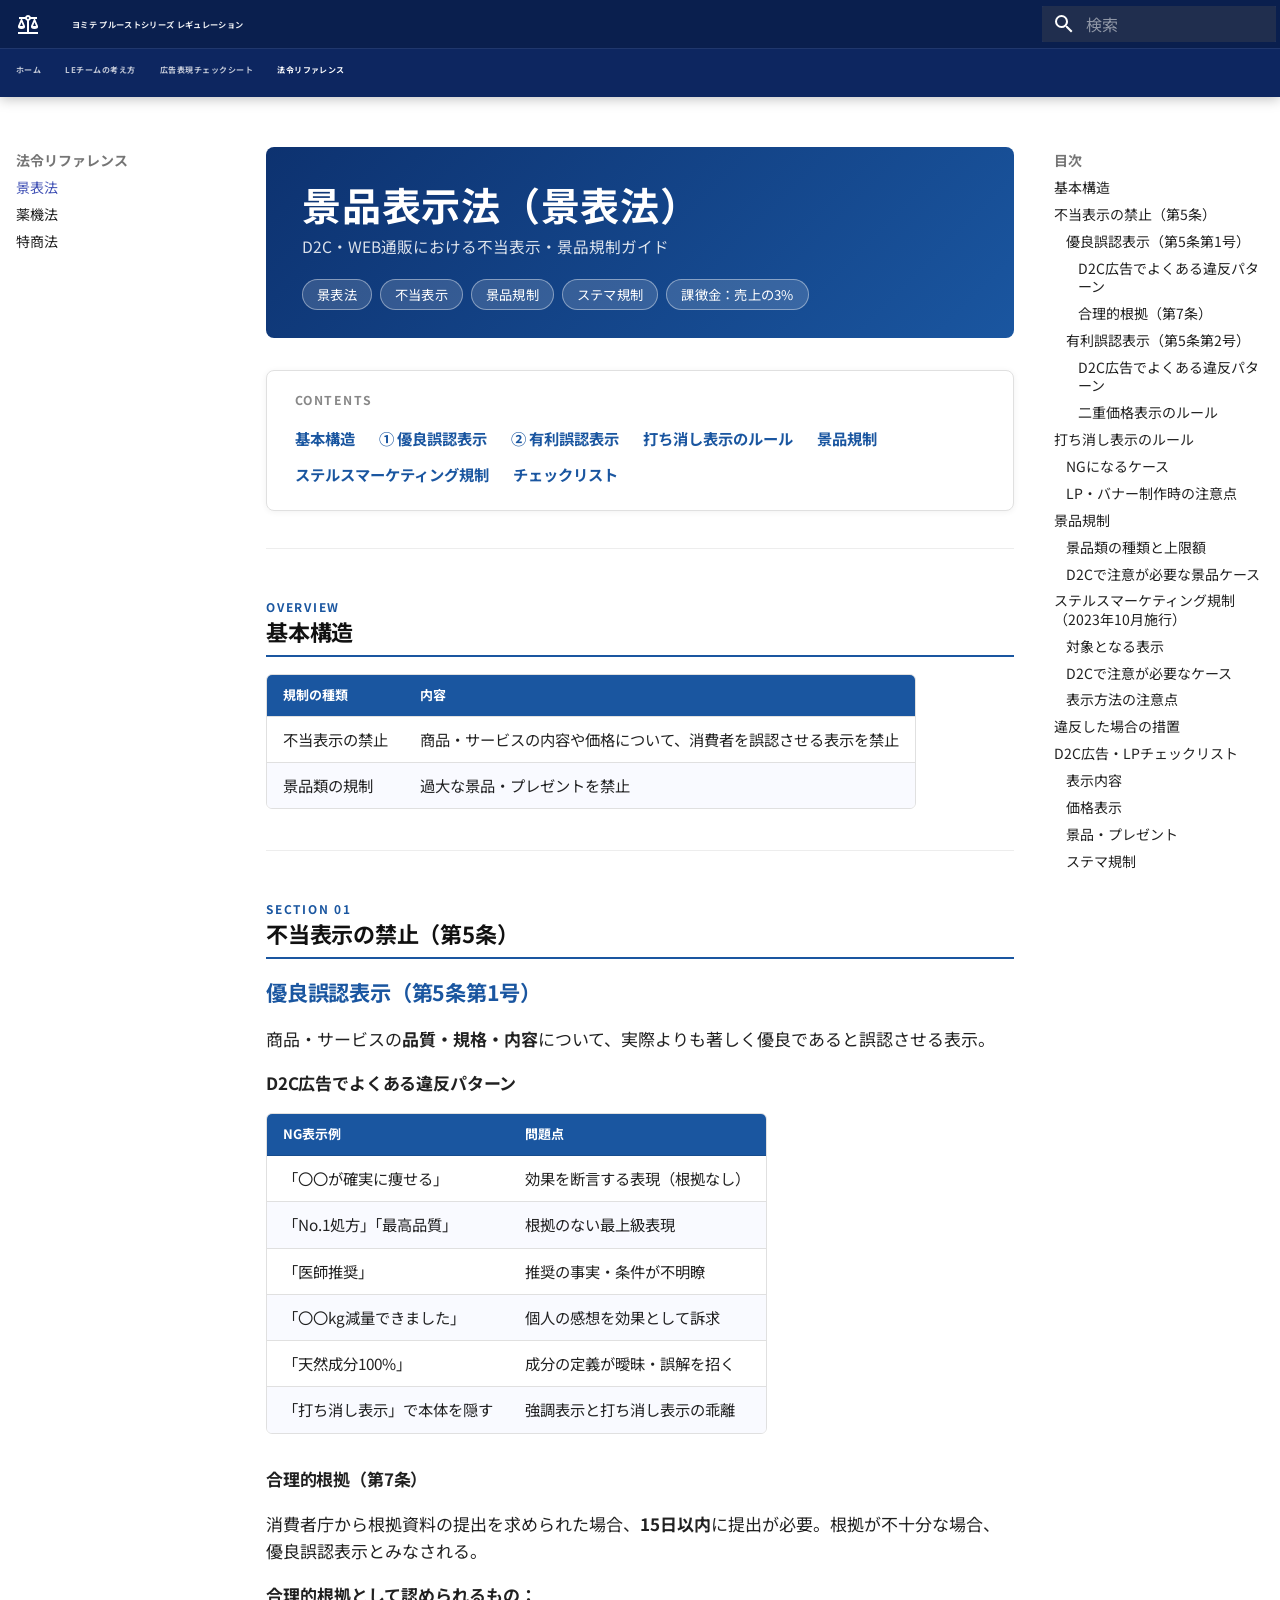
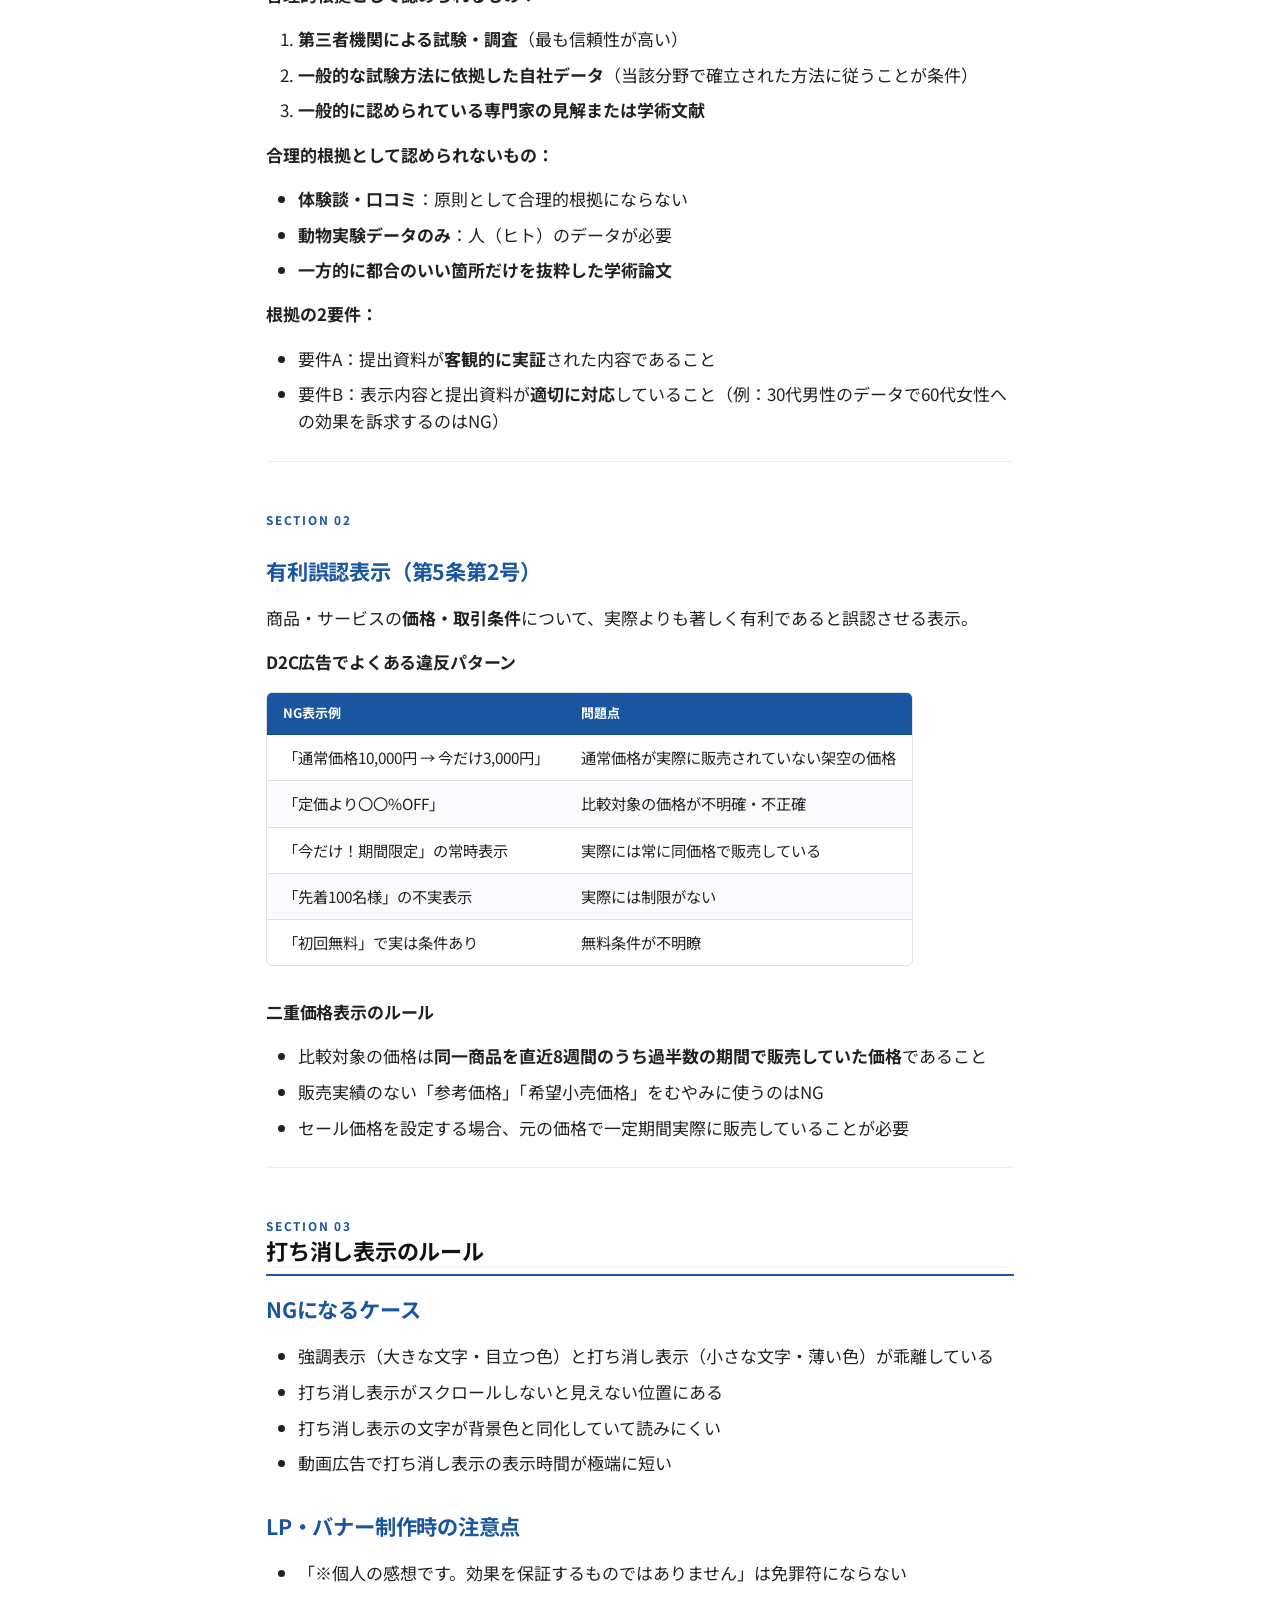
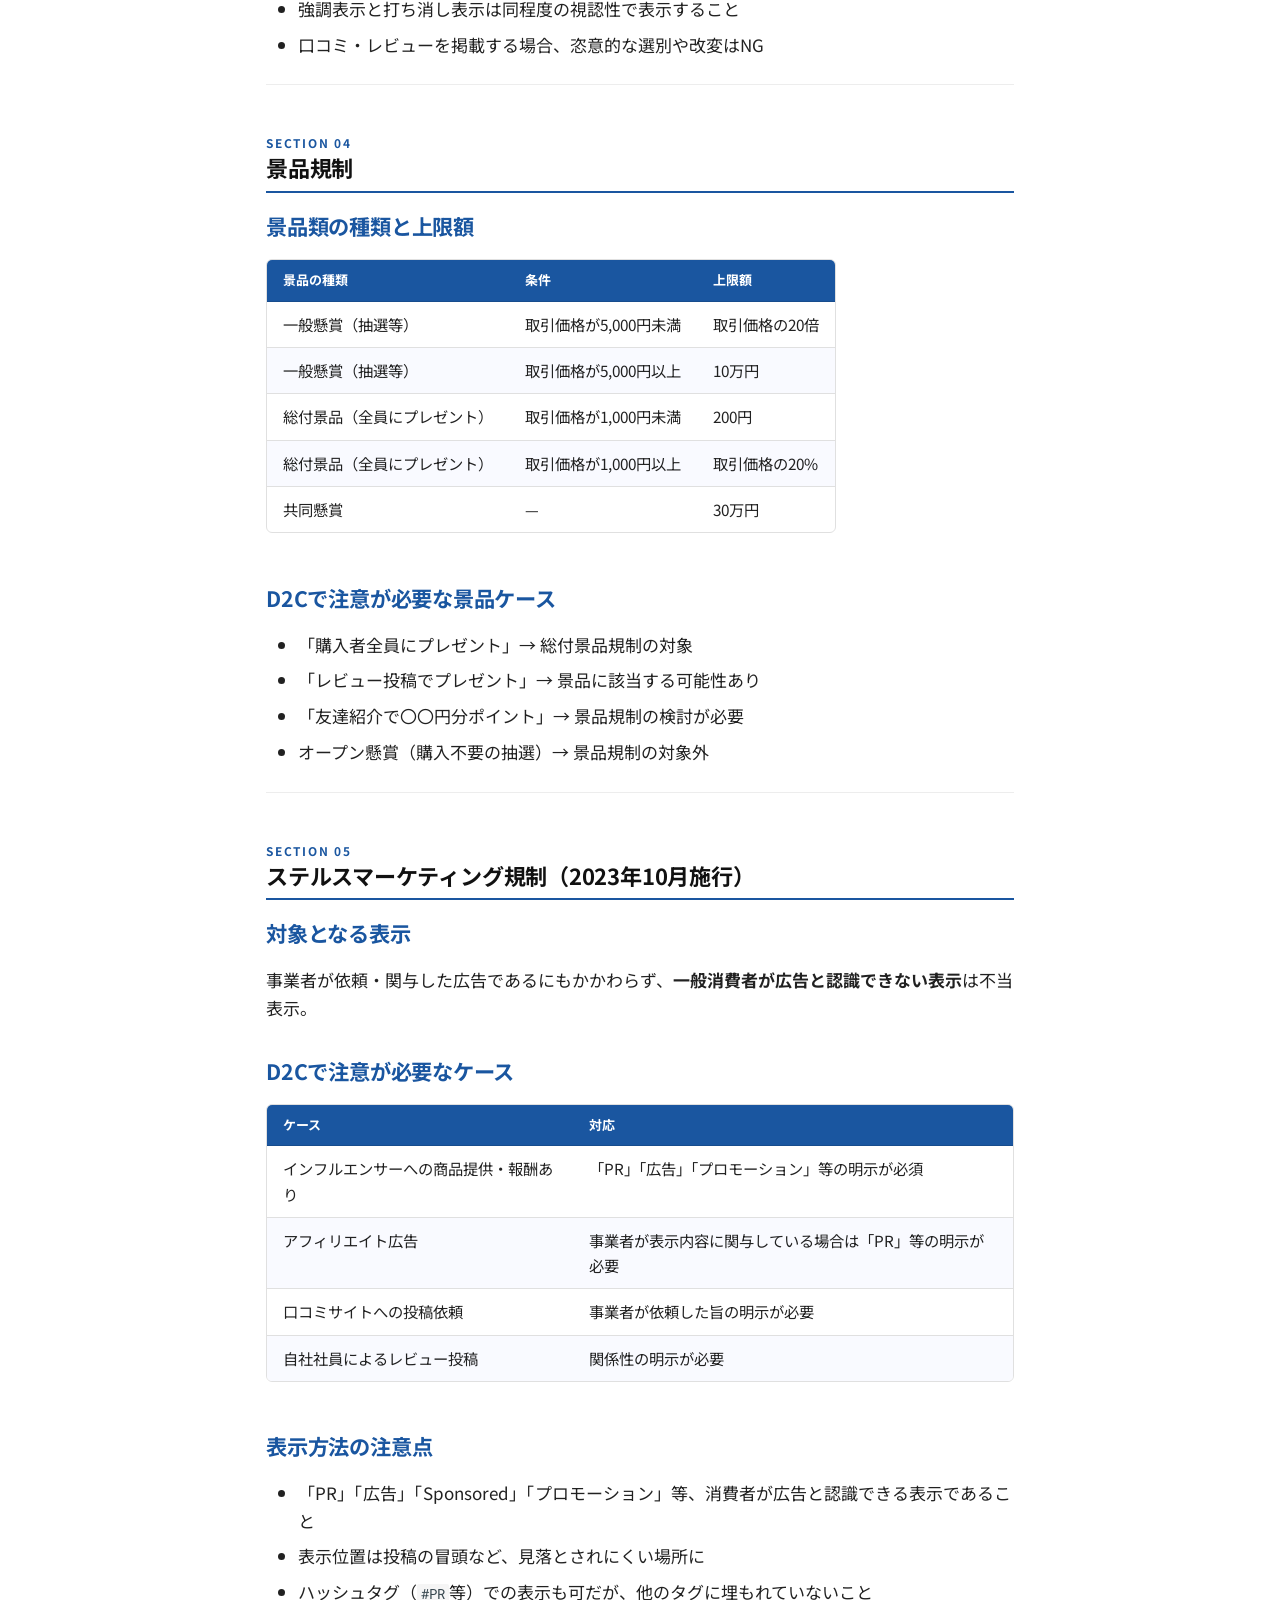
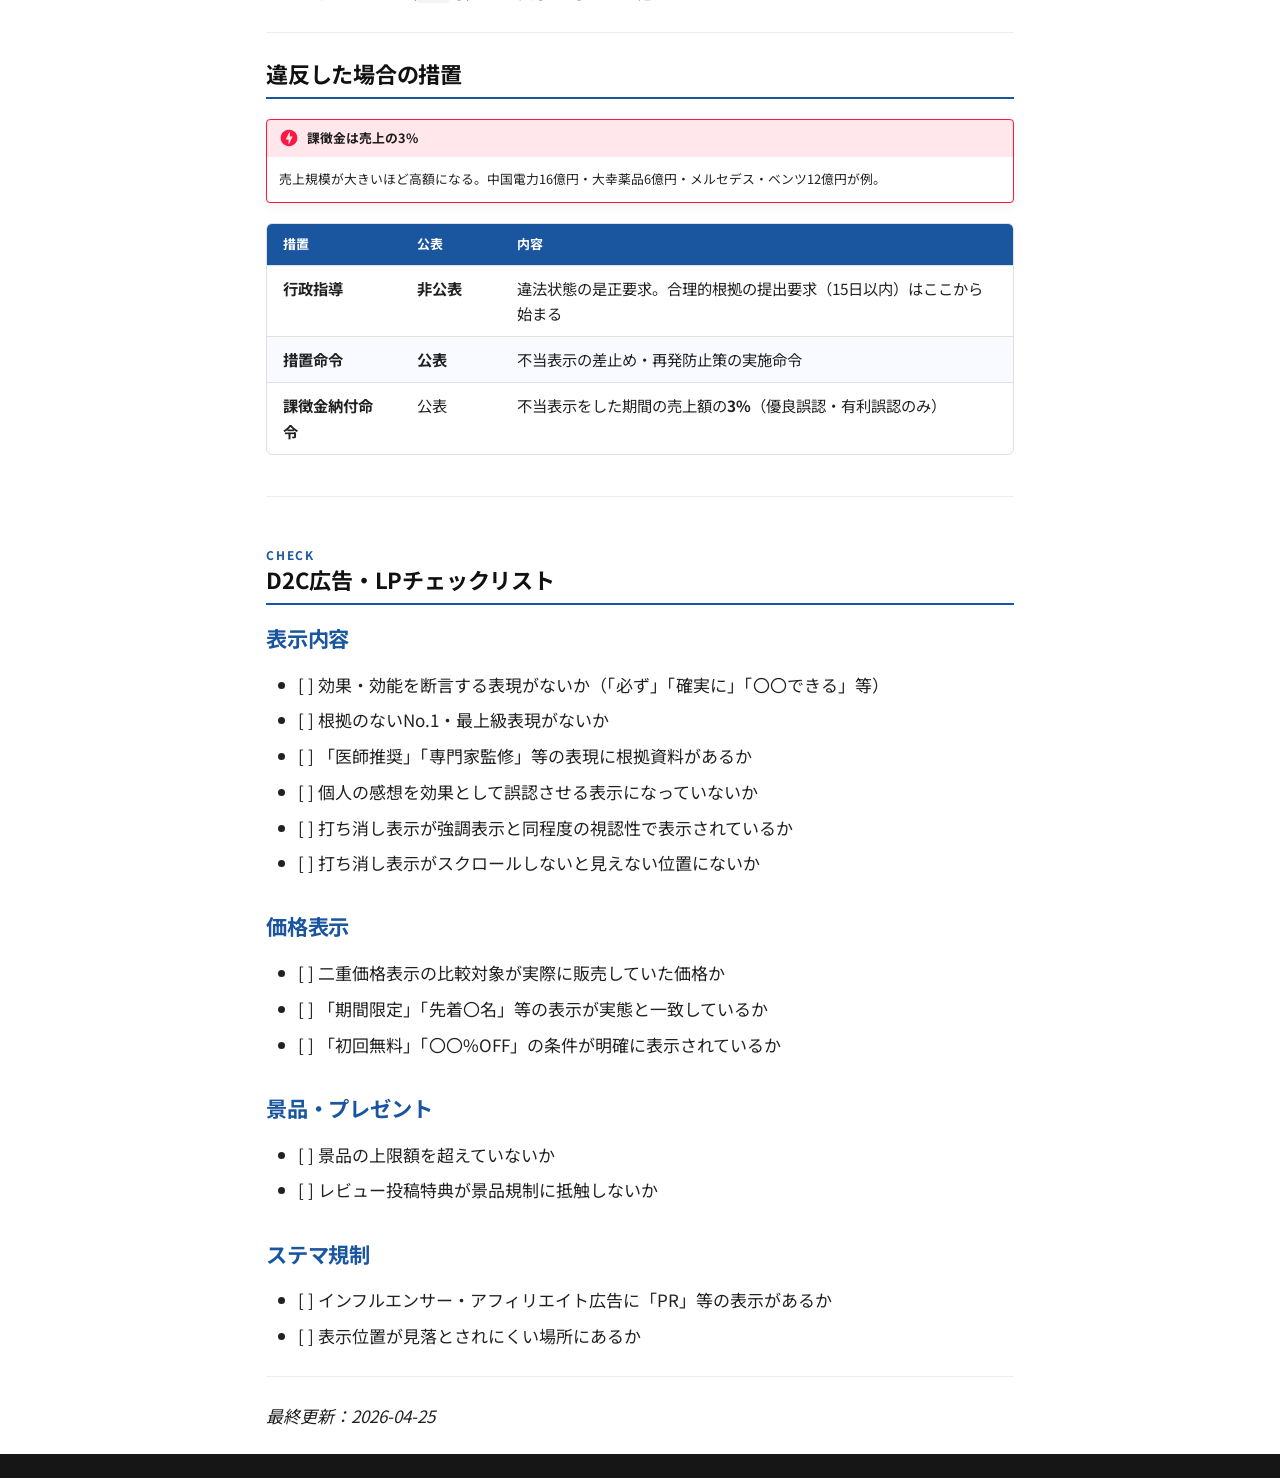
<file: law/keihyohou/index.html>
<!doctype html>
<html lang="ja" class="no-js">
  <head>
    
      <meta charset="utf-8">
      <meta name="viewport" content="width=device-width,initial-scale=1">
      
        <meta name="description" content="ヨミテ LE チームの法令・広告レギュレーション知識ベース（プルーストシリーズ）">
      
      
      
      
        <link rel="prev" href="../../products/poisen/">
      
      
        <link rel="next" href="../yakki/">
      
      
        
      
      
      <link rel="icon" href="../../assets/images/favicon.png">
      <meta name="generator" content="mkdocs-1.6.1, mkdocs-material-9.7.6">
    
    
      
        <title>景表法 - ヨミテ プルーストシリーズ レギュレーション</title>
      
    
    
      <link rel="stylesheet" href="../../assets/stylesheets/main.484c7ddc.min.css">
      
        
        <link rel="stylesheet" href="../../assets/stylesheets/palette.ab4e12ef.min.css">
      
      


    
    
      
    
    
      
        
        
        <link rel="preconnect" href="https://fonts.gstatic.com" crossorigin>
        <link rel="stylesheet" href="https://fonts.googleapis.com/css?family=Noto+Sans+JP:300,300i,400,400i,700,700i%7CRoboto+Mono:400,400i,700,700i&display=fallback">
        <style>:root{--md-text-font:"Noto Sans JP";--md-code-font:"Roboto Mono"}</style>
      
    
    
      <link rel="stylesheet" href="../../stylesheets/extra.css">
    
    <script>__md_scope=new URL("../..",location),__md_hash=e=>[...e].reduce(((e,_)=>(e<<5)-e+_.charCodeAt(0)),0),__md_get=(e,_=localStorage,t=__md_scope)=>JSON.parse(_.getItem(t.pathname+"."+e)),__md_set=(e,_,t=localStorage,a=__md_scope)=>{try{t.setItem(a.pathname+"."+e,JSON.stringify(_))}catch(e){}}</script>
    
      

    
    
  </head>
  
  
    
    
      
    
    
    
    
    <body dir="ltr" data-md-color-scheme="default" data-md-color-primary="indigo" data-md-color-accent="blue">
  
    
    <input class="md-toggle" data-md-toggle="drawer" type="checkbox" id="__drawer" autocomplete="off">
    <input class="md-toggle" data-md-toggle="search" type="checkbox" id="__search" autocomplete="off">
    <label class="md-overlay" for="__drawer"></label>
    <div data-md-component="skip">
      
        
        <a href="#_1" class="md-skip">
          コンテンツにスキップ
        </a>
      
    </div>
    <div data-md-component="announce">
      
    </div>
    
    
      

  

<header class="md-header md-header--shadow md-header--lifted" data-md-component="header">
  <nav class="md-header__inner md-grid" aria-label="ヘッダー">
    <a href="../.." title="ヨミテ プルーストシリーズ レギュレーション" class="md-header__button md-logo" aria-label="ヨミテ プルーストシリーズ レギュレーション" data-md-component="logo">
      
  
  <svg xmlns="http://www.w3.org/2000/svg" viewBox="0 0 24 24"><path d="M12 3c-1.27 0-2.4.8-2.82 2H3v2h1.95L2 14c-.47 2 1 3 3.5 3s4.06-1 3.5-3L6.05 7h3.12c.33.85.98 1.5 1.83 1.83V20H2v2h20v-2h-9V8.82c.85-.32 1.5-.97 1.82-1.82h3.13L15 14c-.47 2 1 3 3.5 3s4.06-1 3.5-3l-2.95-7H21V5h-6.17C14.4 3.8 13.27 3 12 3m0 2a1 1 0 0 1 1 1 1 1 0 0 1-1 1 1 1 0 0 1-1-1 1 1 0 0 1 1-1m-6.5 5.25L7 14H4zm13 0L20 14h-3z"/></svg>

    </a>
    <label class="md-header__button md-icon" for="__drawer">
      
      <svg xmlns="http://www.w3.org/2000/svg" viewBox="0 0 24 24"><path d="M3 6h18v2H3zm0 5h18v2H3zm0 5h18v2H3z"/></svg>
    </label>
    <div class="md-header__title" data-md-component="header-title">
      <div class="md-header__ellipsis">
        <div class="md-header__topic">
          <span class="md-ellipsis">
            ヨミテ プルーストシリーズ レギュレーション
          </span>
        </div>
        <div class="md-header__topic" data-md-component="header-topic">
          <span class="md-ellipsis">
            
              景表法
            
          </span>
        </div>
      </div>
    </div>
    
      
        <form class="md-header__option" data-md-component="palette">
  
    
    
    
    <input class="md-option" data-md-color-media="" data-md-color-scheme="default" data-md-color-primary="indigo" data-md-color-accent="blue"  aria-hidden="true"  type="radio" name="__palette" id="__palette_0">
    
  
</form>
      
    
    
      <script>var palette=__md_get("__palette");if(palette&&palette.color){if("(prefers-color-scheme)"===palette.color.media){var media=matchMedia("(prefers-color-scheme: light)"),input=document.querySelector(media.matches?"[data-md-color-media='(prefers-color-scheme: light)']":"[data-md-color-media='(prefers-color-scheme: dark)']");palette.color.media=input.getAttribute("data-md-color-media"),palette.color.scheme=input.getAttribute("data-md-color-scheme"),palette.color.primary=input.getAttribute("data-md-color-primary"),palette.color.accent=input.getAttribute("data-md-color-accent")}for(var[key,value]of Object.entries(palette.color))document.body.setAttribute("data-md-color-"+key,value)}</script>
    
    
    
      
      
        <label class="md-header__button md-icon" for="__search">
          
          <svg xmlns="http://www.w3.org/2000/svg" viewBox="0 0 24 24"><path d="M9.5 3A6.5 6.5 0 0 1 16 9.5c0 1.61-.59 3.09-1.56 4.23l.27.27h.79l5 5-1.5 1.5-5-5v-.79l-.27-.27A6.52 6.52 0 0 1 9.5 16 6.5 6.5 0 0 1 3 9.5 6.5 6.5 0 0 1 9.5 3m0 2C7 5 5 7 5 9.5S7 14 9.5 14 14 12 14 9.5 12 5 9.5 5"/></svg>
        </label>
        <div class="md-search" data-md-component="search" role="dialog">
  <label class="md-search__overlay" for="__search"></label>
  <div class="md-search__inner" role="search">
    <form class="md-search__form" name="search">
      <input type="text" class="md-search__input" name="query" aria-label="検索" placeholder="検索" autocapitalize="off" autocorrect="off" autocomplete="off" spellcheck="false" data-md-component="search-query" required>
      <label class="md-search__icon md-icon" for="__search">
        
        <svg xmlns="http://www.w3.org/2000/svg" viewBox="0 0 24 24"><path d="M9.5 3A6.5 6.5 0 0 1 16 9.5c0 1.61-.59 3.09-1.56 4.23l.27.27h.79l5 5-1.5 1.5-5-5v-.79l-.27-.27A6.52 6.52 0 0 1 9.5 16 6.5 6.5 0 0 1 3 9.5 6.5 6.5 0 0 1 9.5 3m0 2C7 5 5 7 5 9.5S7 14 9.5 14 14 12 14 9.5 12 5 9.5 5"/></svg>
        
        <svg xmlns="http://www.w3.org/2000/svg" viewBox="0 0 24 24"><path d="M20 11v2H8l5.5 5.5-1.42 1.42L4.16 12l7.92-7.92L13.5 5.5 8 11z"/></svg>
      </label>
      <nav class="md-search__options" aria-label="検索">
        
          <a href="javascript:void(0)" class="md-search__icon md-icon" title="共有" aria-label="共有" data-clipboard data-clipboard-text="" data-md-component="search-share" tabindex="-1">
            
            <svg xmlns="http://www.w3.org/2000/svg" viewBox="0 0 24 24"><path d="M18 16.08c-.76 0-1.44.3-1.96.77L8.91 12.7c.05-.23.09-.46.09-.7s-.04-.47-.09-.7l7.05-4.11c.54.5 1.25.81 2.04.81a3 3 0 0 0 3-3 3 3 0 0 0-3-3 3 3 0 0 0-3 3c0 .24.04.47.09.7L8.04 9.81C7.5 9.31 6.79 9 6 9a3 3 0 0 0-3 3 3 3 0 0 0 3 3c.79 0 1.5-.31 2.04-.81l7.12 4.15c-.05.21-.08.43-.08.66 0 1.61 1.31 2.91 2.92 2.91s2.92-1.3 2.92-2.91A2.92 2.92 0 0 0 18 16.08"/></svg>
          </a>
        
        <button type="reset" class="md-search__icon md-icon" title="クリア" aria-label="クリア" tabindex="-1">
          
          <svg xmlns="http://www.w3.org/2000/svg" viewBox="0 0 24 24"><path d="M19 6.41 17.59 5 12 10.59 6.41 5 5 6.41 10.59 12 5 17.59 6.41 19 12 13.41 17.59 19 19 17.59 13.41 12z"/></svg>
        </button>
      </nav>
      
    </form>
    <div class="md-search__output">
      <div class="md-search__scrollwrap" tabindex="0" data-md-scrollfix>
        <div class="md-search-result" data-md-component="search-result">
          <div class="md-search-result__meta">
            検索を初期化
          </div>
          <ol class="md-search-result__list" role="presentation"></ol>
        </div>
      </div>
    </div>
  </div>
</div>
      
    
    
  </nav>
  
    
      
<nav class="md-tabs" aria-label="タブ" data-md-component="tabs">
  <div class="md-grid">
    <ul class="md-tabs__list">
      
        
  
  
  
  
    <li class="md-tabs__item">
      <a href="../.." class="md-tabs__link">
        
  
  
    
  
  ホーム

      </a>
    </li>
  

      
        
  
  
  
  
    <li class="md-tabs__item">
      <a href="../../le-philosophy/" class="md-tabs__link">
        
  
  
    
  
  LEチームの考え方

      </a>
    </li>
  

      
        
  
  
  
  
    
    
      <li class="md-tabs__item">
        <a href="../../products/poisen/" class="md-tabs__link">
          
  
  
  広告表現チェックシート

        </a>
      </li>
    
  

      
        
  
  
  
    
  
  
    
    
      <li class="md-tabs__item md-tabs__item--active">
        <a href="./" class="md-tabs__link">
          
  
  
  法令リファレンス

        </a>
      </li>
    
  

      
    </ul>
  </div>
</nav>
    
  
</header>
    
    <div class="md-container" data-md-component="container">
      
      
        
      
      <main class="md-main" data-md-component="main">
        <div class="md-main__inner md-grid">
          
            
              
              <div class="md-sidebar md-sidebar--primary" data-md-component="sidebar" data-md-type="navigation" >
                <div class="md-sidebar__scrollwrap">
                  <div class="md-sidebar__inner">
                    


  


<nav class="md-nav md-nav--primary md-nav--lifted" aria-label="ナビゲーション" data-md-level="0">
  <label class="md-nav__title" for="__drawer">
    <a href="../.." title="ヨミテ プルーストシリーズ レギュレーション" class="md-nav__button md-logo" aria-label="ヨミテ プルーストシリーズ レギュレーション" data-md-component="logo">
      
  
  <svg xmlns="http://www.w3.org/2000/svg" viewBox="0 0 24 24"><path d="M12 3c-1.27 0-2.4.8-2.82 2H3v2h1.95L2 14c-.47 2 1 3 3.5 3s4.06-1 3.5-3L6.05 7h3.12c.33.85.98 1.5 1.83 1.83V20H2v2h20v-2h-9V8.82c.85-.32 1.5-.97 1.82-1.82h3.13L15 14c-.47 2 1 3 3.5 3s4.06-1 3.5-3l-2.95-7H21V5h-6.17C14.4 3.8 13.27 3 12 3m0 2a1 1 0 0 1 1 1 1 1 0 0 1-1 1 1 1 0 0 1-1-1 1 1 0 0 1 1-1m-6.5 5.25L7 14H4zm13 0L20 14h-3z"/></svg>

    </a>
    ヨミテ プルーストシリーズ レギュレーション
  </label>
  
  <ul class="md-nav__list" data-md-scrollfix>
    
      
      
  
  
  
  
    <li class="md-nav__item">
      <a href="../.." class="md-nav__link">
        
  
  
  <span class="md-ellipsis">
    
  
    ホーム
  

    
  </span>
  
  

      </a>
    </li>
  

    
      
      
  
  
  
  
    <li class="md-nav__item">
      <a href="../../le-philosophy/" class="md-nav__link">
        
  
  
  <span class="md-ellipsis">
    
  
    LEチームの考え方
  

    
  </span>
  
  

      </a>
    </li>
  

    
      
      
  
  
  
  
    
    
    
    
      
      
        
      
    
    
    <li class="md-nav__item md-nav__item--nested">
      
        
        
        <input class="md-nav__toggle md-toggle " type="checkbox" id="__nav_3" >
        
          
          <label class="md-nav__link" for="__nav_3" id="__nav_3_label" tabindex="0">
            
  
  
  <span class="md-ellipsis">
    
  
    広告表現チェックシート
  

    
  </span>
  
  

            <span class="md-nav__icon md-icon"></span>
          </label>
        
        <nav class="md-nav" data-md-level="1" aria-labelledby="__nav_3_label" aria-expanded="false">
          <label class="md-nav__title" for="__nav_3">
            <span class="md-nav__icon md-icon"></span>
            
  
    広告表現チェックシート
  

          </label>
          <ul class="md-nav__list" data-md-scrollfix>
            
              
                
  
  
  
  
    <li class="md-nav__item">
      <a href="../../products/poisen/" class="md-nav__link">
        
  
  
  <span class="md-ellipsis">
    
  
    プルーストウルトラ消臭リキッド
  

    
  </span>
  
  

      </a>
    </li>
  

              
            
          </ul>
        </nav>
      
    </li>
  

    
      
      
  
  
    
  
  
  
    
    
    
    
      
        
        
      
      
        
      
    
    
    <li class="md-nav__item md-nav__item--active md-nav__item--section md-nav__item--nested">
      
        
        
        <input class="md-nav__toggle md-toggle " type="checkbox" id="__nav_4" checked>
        
          
          <label class="md-nav__link" for="__nav_4" id="__nav_4_label" tabindex="">
            
  
  
  <span class="md-ellipsis">
    
  
    法令リファレンス
  

    
  </span>
  
  

            <span class="md-nav__icon md-icon"></span>
          </label>
        
        <nav class="md-nav" data-md-level="1" aria-labelledby="__nav_4_label" aria-expanded="true">
          <label class="md-nav__title" for="__nav_4">
            <span class="md-nav__icon md-icon"></span>
            
  
    法令リファレンス
  

          </label>
          <ul class="md-nav__list" data-md-scrollfix>
            
              
                
  
  
    
  
  
  
    <li class="md-nav__item md-nav__item--active">
      
      <input class="md-nav__toggle md-toggle" type="checkbox" id="__toc">
      
      
        
      
      
        <label class="md-nav__link md-nav__link--active" for="__toc">
          
  
  
  <span class="md-ellipsis">
    
  
    景表法
  

    
  </span>
  
  

          <span class="md-nav__icon md-icon"></span>
        </label>
      
      <a href="./" class="md-nav__link md-nav__link--active">
        
  
  
  <span class="md-ellipsis">
    
  
    景表法
  

    
  </span>
  
  

      </a>
      
        

<nav class="md-nav md-nav--secondary" aria-label="目次">
  
  
  
    
  
  
    <label class="md-nav__title" for="__toc">
      <span class="md-nav__icon md-icon"></span>
      目次
    </label>
    <ul class="md-nav__list" data-md-component="toc" data-md-scrollfix>
      
        <li class="md-nav__item">
  <a href="#_2" class="md-nav__link">
    <span class="md-ellipsis">
      
        基本構造
      
    </span>
  </a>
  
</li>
      
        <li class="md-nav__item">
  <a href="#5" class="md-nav__link">
    <span class="md-ellipsis">
      
        不当表示の禁止（第5条）
      
    </span>
  </a>
  
    <nav class="md-nav" aria-label="不当表示の禁止（第5条）">
      <ul class="md-nav__list">
        
          <li class="md-nav__item">
  <a href="#51" class="md-nav__link">
    <span class="md-ellipsis">
      
        優良誤認表示（第5条第1号）
      
    </span>
  </a>
  
    <nav class="md-nav" aria-label="優良誤認表示（第5条第1号）">
      <ul class="md-nav__list">
        
          <li class="md-nav__item">
  <a href="#d2c" class="md-nav__link">
    <span class="md-ellipsis">
      
        D2C広告でよくある違反パターン
      
    </span>
  </a>
  
</li>
        
          <li class="md-nav__item">
  <a href="#7" class="md-nav__link">
    <span class="md-ellipsis">
      
        合理的根拠（第7条）
      
    </span>
  </a>
  
</li>
        
      </ul>
    </nav>
  
</li>
        
          <li class="md-nav__item">
  <a href="#52" class="md-nav__link">
    <span class="md-ellipsis">
      
        有利誤認表示（第5条第2号）
      
    </span>
  </a>
  
    <nav class="md-nav" aria-label="有利誤認表示（第5条第2号）">
      <ul class="md-nav__list">
        
          <li class="md-nav__item">
  <a href="#d2c_1" class="md-nav__link">
    <span class="md-ellipsis">
      
        D2C広告でよくある違反パターン
      
    </span>
  </a>
  
</li>
        
          <li class="md-nav__item">
  <a href="#_3" class="md-nav__link">
    <span class="md-ellipsis">
      
        二重価格表示のルール
      
    </span>
  </a>
  
</li>
        
      </ul>
    </nav>
  
</li>
        
      </ul>
    </nav>
  
</li>
      
        <li class="md-nav__item">
  <a href="#_4" class="md-nav__link">
    <span class="md-ellipsis">
      
        打ち消し表示のルール
      
    </span>
  </a>
  
    <nav class="md-nav" aria-label="打ち消し表示のルール">
      <ul class="md-nav__list">
        
          <li class="md-nav__item">
  <a href="#ng" class="md-nav__link">
    <span class="md-ellipsis">
      
        NGになるケース
      
    </span>
  </a>
  
</li>
        
          <li class="md-nav__item">
  <a href="#lp" class="md-nav__link">
    <span class="md-ellipsis">
      
        LP・バナー制作時の注意点
      
    </span>
  </a>
  
</li>
        
      </ul>
    </nav>
  
</li>
      
        <li class="md-nav__item">
  <a href="#_5" class="md-nav__link">
    <span class="md-ellipsis">
      
        景品規制
      
    </span>
  </a>
  
    <nav class="md-nav" aria-label="景品規制">
      <ul class="md-nav__list">
        
          <li class="md-nav__item">
  <a href="#_6" class="md-nav__link">
    <span class="md-ellipsis">
      
        景品類の種類と上限額
      
    </span>
  </a>
  
</li>
        
          <li class="md-nav__item">
  <a href="#d2c_2" class="md-nav__link">
    <span class="md-ellipsis">
      
        D2Cで注意が必要な景品ケース
      
    </span>
  </a>
  
</li>
        
      </ul>
    </nav>
  
</li>
      
        <li class="md-nav__item">
  <a href="#202310" class="md-nav__link">
    <span class="md-ellipsis">
      
        ステルスマーケティング規制（2023年10月施行）
      
    </span>
  </a>
  
    <nav class="md-nav" aria-label="ステルスマーケティング規制（2023年10月施行）">
      <ul class="md-nav__list">
        
          <li class="md-nav__item">
  <a href="#_7" class="md-nav__link">
    <span class="md-ellipsis">
      
        対象となる表示
      
    </span>
  </a>
  
</li>
        
          <li class="md-nav__item">
  <a href="#d2c_3" class="md-nav__link">
    <span class="md-ellipsis">
      
        D2Cで注意が必要なケース
      
    </span>
  </a>
  
</li>
        
          <li class="md-nav__item">
  <a href="#_8" class="md-nav__link">
    <span class="md-ellipsis">
      
        表示方法の注意点
      
    </span>
  </a>
  
</li>
        
      </ul>
    </nav>
  
</li>
      
        <li class="md-nav__item">
  <a href="#_9" class="md-nav__link">
    <span class="md-ellipsis">
      
        違反した場合の措置
      
    </span>
  </a>
  
</li>
      
        <li class="md-nav__item">
  <a href="#d2clp" class="md-nav__link">
    <span class="md-ellipsis">
      
        D2C広告・LPチェックリスト
      
    </span>
  </a>
  
    <nav class="md-nav" aria-label="D2C広告・LPチェックリスト">
      <ul class="md-nav__list">
        
          <li class="md-nav__item">
  <a href="#_10" class="md-nav__link">
    <span class="md-ellipsis">
      
        表示内容
      
    </span>
  </a>
  
</li>
        
          <li class="md-nav__item">
  <a href="#_11" class="md-nav__link">
    <span class="md-ellipsis">
      
        価格表示
      
    </span>
  </a>
  
</li>
        
          <li class="md-nav__item">
  <a href="#_12" class="md-nav__link">
    <span class="md-ellipsis">
      
        景品・プレゼント
      
    </span>
  </a>
  
</li>
        
          <li class="md-nav__item">
  <a href="#_13" class="md-nav__link">
    <span class="md-ellipsis">
      
        ステマ規制
      
    </span>
  </a>
  
</li>
        
      </ul>
    </nav>
  
</li>
      
    </ul>
  
</nav>
      
    </li>
  

              
            
              
                
  
  
  
  
    <li class="md-nav__item">
      <a href="../yakki/" class="md-nav__link">
        
  
  
  <span class="md-ellipsis">
    
  
    薬機法
  

    
  </span>
  
  

      </a>
    </li>
  

              
            
              
                
  
  
  
  
    <li class="md-nav__item">
      <a href="../tokushohou/" class="md-nav__link">
        
  
  
  <span class="md-ellipsis">
    
  
    特商法
  

    
  </span>
  
  

      </a>
    </li>
  

              
            
          </ul>
        </nav>
      
    </li>
  

    
  </ul>
</nav>
                  </div>
                </div>
              </div>
            
            
              
              <div class="md-sidebar md-sidebar--secondary" data-md-component="sidebar" data-md-type="toc" >
                <div class="md-sidebar__scrollwrap">
                  <div class="md-sidebar__inner">
                    

<nav class="md-nav md-nav--secondary" aria-label="目次">
  
  
  
    
  
  
    <label class="md-nav__title" for="__toc">
      <span class="md-nav__icon md-icon"></span>
      目次
    </label>
    <ul class="md-nav__list" data-md-component="toc" data-md-scrollfix>
      
        <li class="md-nav__item">
  <a href="#_2" class="md-nav__link">
    <span class="md-ellipsis">
      
        基本構造
      
    </span>
  </a>
  
</li>
      
        <li class="md-nav__item">
  <a href="#5" class="md-nav__link">
    <span class="md-ellipsis">
      
        不当表示の禁止（第5条）
      
    </span>
  </a>
  
    <nav class="md-nav" aria-label="不当表示の禁止（第5条）">
      <ul class="md-nav__list">
        
          <li class="md-nav__item">
  <a href="#51" class="md-nav__link">
    <span class="md-ellipsis">
      
        優良誤認表示（第5条第1号）
      
    </span>
  </a>
  
    <nav class="md-nav" aria-label="優良誤認表示（第5条第1号）">
      <ul class="md-nav__list">
        
          <li class="md-nav__item">
  <a href="#d2c" class="md-nav__link">
    <span class="md-ellipsis">
      
        D2C広告でよくある違反パターン
      
    </span>
  </a>
  
</li>
        
          <li class="md-nav__item">
  <a href="#7" class="md-nav__link">
    <span class="md-ellipsis">
      
        合理的根拠（第7条）
      
    </span>
  </a>
  
</li>
        
      </ul>
    </nav>
  
</li>
        
          <li class="md-nav__item">
  <a href="#52" class="md-nav__link">
    <span class="md-ellipsis">
      
        有利誤認表示（第5条第2号）
      
    </span>
  </a>
  
    <nav class="md-nav" aria-label="有利誤認表示（第5条第2号）">
      <ul class="md-nav__list">
        
          <li class="md-nav__item">
  <a href="#d2c_1" class="md-nav__link">
    <span class="md-ellipsis">
      
        D2C広告でよくある違反パターン
      
    </span>
  </a>
  
</li>
        
          <li class="md-nav__item">
  <a href="#_3" class="md-nav__link">
    <span class="md-ellipsis">
      
        二重価格表示のルール
      
    </span>
  </a>
  
</li>
        
      </ul>
    </nav>
  
</li>
        
      </ul>
    </nav>
  
</li>
      
        <li class="md-nav__item">
  <a href="#_4" class="md-nav__link">
    <span class="md-ellipsis">
      
        打ち消し表示のルール
      
    </span>
  </a>
  
    <nav class="md-nav" aria-label="打ち消し表示のルール">
      <ul class="md-nav__list">
        
          <li class="md-nav__item">
  <a href="#ng" class="md-nav__link">
    <span class="md-ellipsis">
      
        NGになるケース
      
    </span>
  </a>
  
</li>
        
          <li class="md-nav__item">
  <a href="#lp" class="md-nav__link">
    <span class="md-ellipsis">
      
        LP・バナー制作時の注意点
      
    </span>
  </a>
  
</li>
        
      </ul>
    </nav>
  
</li>
      
        <li class="md-nav__item">
  <a href="#_5" class="md-nav__link">
    <span class="md-ellipsis">
      
        景品規制
      
    </span>
  </a>
  
    <nav class="md-nav" aria-label="景品規制">
      <ul class="md-nav__list">
        
          <li class="md-nav__item">
  <a href="#_6" class="md-nav__link">
    <span class="md-ellipsis">
      
        景品類の種類と上限額
      
    </span>
  </a>
  
</li>
        
          <li class="md-nav__item">
  <a href="#d2c_2" class="md-nav__link">
    <span class="md-ellipsis">
      
        D2Cで注意が必要な景品ケース
      
    </span>
  </a>
  
</li>
        
      </ul>
    </nav>
  
</li>
      
        <li class="md-nav__item">
  <a href="#202310" class="md-nav__link">
    <span class="md-ellipsis">
      
        ステルスマーケティング規制（2023年10月施行）
      
    </span>
  </a>
  
    <nav class="md-nav" aria-label="ステルスマーケティング規制（2023年10月施行）">
      <ul class="md-nav__list">
        
          <li class="md-nav__item">
  <a href="#_7" class="md-nav__link">
    <span class="md-ellipsis">
      
        対象となる表示
      
    </span>
  </a>
  
</li>
        
          <li class="md-nav__item">
  <a href="#d2c_3" class="md-nav__link">
    <span class="md-ellipsis">
      
        D2Cで注意が必要なケース
      
    </span>
  </a>
  
</li>
        
          <li class="md-nav__item">
  <a href="#_8" class="md-nav__link">
    <span class="md-ellipsis">
      
        表示方法の注意点
      
    </span>
  </a>
  
</li>
        
      </ul>
    </nav>
  
</li>
      
        <li class="md-nav__item">
  <a href="#_9" class="md-nav__link">
    <span class="md-ellipsis">
      
        違反した場合の措置
      
    </span>
  </a>
  
</li>
      
        <li class="md-nav__item">
  <a href="#d2clp" class="md-nav__link">
    <span class="md-ellipsis">
      
        D2C広告・LPチェックリスト
      
    </span>
  </a>
  
    <nav class="md-nav" aria-label="D2C広告・LPチェックリスト">
      <ul class="md-nav__list">
        
          <li class="md-nav__item">
  <a href="#_10" class="md-nav__link">
    <span class="md-ellipsis">
      
        表示内容
      
    </span>
  </a>
  
</li>
        
          <li class="md-nav__item">
  <a href="#_11" class="md-nav__link">
    <span class="md-ellipsis">
      
        価格表示
      
    </span>
  </a>
  
</li>
        
          <li class="md-nav__item">
  <a href="#_12" class="md-nav__link">
    <span class="md-ellipsis">
      
        景品・プレゼント
      
    </span>
  </a>
  
</li>
        
          <li class="md-nav__item">
  <a href="#_13" class="md-nav__link">
    <span class="md-ellipsis">
      
        ステマ規制
      
    </span>
  </a>
  
</li>
        
      </ul>
    </nav>
  
</li>
      
    </ul>
  
</nav>
                  </div>
                </div>
              </div>
            
          
          
            <div class="md-content" data-md-component="content">
              
              <article class="md-content__inner md-typeset">
                
                  



<div class="product-header">
<h1 id="_1">景品表示法（景表法）<a class="headerlink" href="#_1" title="Permanent link">&para;</a></h1>
<div class="subtitle">D2C・WEB通販における不当表示・景品規制ガイド</div>
<div class="product-tags">
  <span class="product-tag">景表法</span>
  <span class="product-tag">不当表示</span>
  <span class="product-tag">景品規制</span>
  <span class="product-tag">ステマ規制</span>
  <span class="product-tag">課徴金：売上の3%</span>
</div>
</div>
<div class="contents-card">
<div class="contents-title">CONTENTS</div>
<div class="contents-links">
  <a href="#basic">基本構造</a>
  <a href="#yuryo">① 優良誤認表示</a>
  <a href="#yuri">② 有利誤認表示</a>
  <a href="#打ち消し">打ち消し表示のルール</a>
  <a href="#keihin">景品規制</a>
  <a href="#stealth">ステルスマーケティング規制</a>
  <a href="#checklist">チェックリスト</a>
</div>
</div>

<hr />
<div class="section-label" id="basic">OVERVIEW</div>

<h2 id="_2">基本構造<a class="headerlink" href="#_2" title="Permanent link">&para;</a></h2>
<table>
<thead>
<tr>
<th>規制の種類</th>
<th>内容</th>
</tr>
</thead>
<tbody>
<tr>
<td>不当表示の禁止</td>
<td>商品・サービスの内容や価格について、消費者を誤認させる表示を禁止</td>
</tr>
<tr>
<td>景品類の規制</td>
<td>過大な景品・プレゼントを禁止</td>
</tr>
</tbody>
</table>
<hr />
<div class="section-label" id="yuryo">SECTION 01</div>

<h2 id="5">不当表示の禁止（第5条）<a class="headerlink" href="#5" title="Permanent link">&para;</a></h2>
<h3 id="51">優良誤認表示（第5条第1号）<a class="headerlink" href="#51" title="Permanent link">&para;</a></h3>
<p>商品・サービスの<strong>品質・規格・内容</strong>について、実際よりも著しく優良であると誤認させる表示。</p>
<h4 id="d2c">D2C広告でよくある違反パターン<a class="headerlink" href="#d2c" title="Permanent link">&para;</a></h4>
<table>
<thead>
<tr>
<th>NG表示例</th>
<th>問題点</th>
</tr>
</thead>
<tbody>
<tr>
<td>「〇〇が確実に痩せる」</td>
<td>効果を断言する表現（根拠なし）</td>
</tr>
<tr>
<td>「No.1処方」「最高品質」</td>
<td>根拠のない最上級表現</td>
</tr>
<tr>
<td>「医師推奨」</td>
<td>推奨の事実・条件が不明瞭</td>
</tr>
<tr>
<td>「〇〇kg減量できました」</td>
<td>個人の感想を効果として訴求</td>
</tr>
<tr>
<td>「天然成分100%」</td>
<td>成分の定義が曖昧・誤解を招く</td>
</tr>
<tr>
<td>「打ち消し表示」で本体を隠す</td>
<td>強調表示と打ち消し表示の乖離</td>
</tr>
</tbody>
</table>
<h4 id="7">合理的根拠（第7条）<a class="headerlink" href="#7" title="Permanent link">&para;</a></h4>
<p>消費者庁から根拠資料の提出を求められた場合、<strong>15日以内</strong>に提出が必要。根拠が不十分な場合、優良誤認表示とみなされる。</p>
<p><strong>合理的根拠として認められるもの：</strong></p>
<ol>
<li><strong>第三者機関による試験・調査</strong>（最も信頼性が高い）</li>
<li><strong>一般的な試験方法に依拠した自社データ</strong>（当該分野で確立された方法に従うことが条件）</li>
<li><strong>一般的に認められている専門家の見解または学術文献</strong></li>
</ol>
<p><strong>合理的根拠として認められないもの：</strong></p>
<ul>
<li><strong>体験談・口コミ</strong>：原則として合理的根拠にならない</li>
<li><strong>動物実験データのみ</strong>：人（ヒト）のデータが必要</li>
<li><strong>一方的に都合のいい箇所だけを抜粋した学術論文</strong></li>
</ul>
<p><strong>根拠の2要件：</strong></p>
<ul>
<li>要件A：提出資料が<strong>客観的に実証</strong>された内容であること</li>
<li>要件B：表示内容と提出資料が<strong>適切に対応</strong>していること（例：30代男性のデータで60代女性への効果を訴求するのはNG）</li>
</ul>
<hr />
<div class="section-label" id="yuri">SECTION 02</div>

<h3 id="52">有利誤認表示（第5条第2号）<a class="headerlink" href="#52" title="Permanent link">&para;</a></h3>
<p>商品・サービスの<strong>価格・取引条件</strong>について、実際よりも著しく有利であると誤認させる表示。</p>
<h4 id="d2c_1">D2C広告でよくある違反パターン<a class="headerlink" href="#d2c_1" title="Permanent link">&para;</a></h4>
<table>
<thead>
<tr>
<th>NG表示例</th>
<th>問題点</th>
</tr>
</thead>
<tbody>
<tr>
<td>「通常価格10,000円 → 今だけ3,000円」</td>
<td>通常価格が実際に販売されていない架空の価格</td>
</tr>
<tr>
<td>「定価より〇〇%OFF」</td>
<td>比較対象の価格が不明確・不正確</td>
</tr>
<tr>
<td>「今だけ！期間限定」の常時表示</td>
<td>実際には常に同価格で販売している</td>
</tr>
<tr>
<td>「先着100名様」の不実表示</td>
<td>実際には制限がない</td>
</tr>
<tr>
<td>「初回無料」で実は条件あり</td>
<td>無料条件が不明瞭</td>
</tr>
</tbody>
</table>
<h4 id="_3">二重価格表示のルール<a class="headerlink" href="#_3" title="Permanent link">&para;</a></h4>
<ul>
<li>比較対象の価格は<strong>同一商品を直近8週間のうち過半数の期間で販売していた価格</strong>であること</li>
<li>販売実績のない「参考価格」「希望小売価格」をむやみに使うのはNG</li>
<li>セール価格を設定する場合、元の価格で一定期間実際に販売していることが必要</li>
</ul>
<hr />
<div class="section-label" id="打ち消し">SECTION 03</div>

<h2 id="_4">打ち消し表示のルール<a class="headerlink" href="#_4" title="Permanent link">&para;</a></h2>
<h3 id="ng">NGになるケース<a class="headerlink" href="#ng" title="Permanent link">&para;</a></h3>
<ul>
<li>強調表示（大きな文字・目立つ色）と打ち消し表示（小さな文字・薄い色）が乖離している</li>
<li>打ち消し表示がスクロールしないと見えない位置にある</li>
<li>打ち消し表示の文字が背景色と同化していて読みにくい</li>
<li>動画広告で打ち消し表示の表示時間が極端に短い</li>
</ul>
<h3 id="lp">LP・バナー制作時の注意点<a class="headerlink" href="#lp" title="Permanent link">&para;</a></h3>
<ul>
<li>「※個人の感想です。効果を保証するものではありません」は免罪符にならない</li>
<li>強調表示と打ち消し表示は同程度の視認性で表示すること</li>
<li>口コミ・レビューを掲載する場合、恣意的な選別や改変はNG</li>
</ul>
<hr />
<div class="section-label" id="keihin">SECTION 04</div>

<h2 id="_5">景品規制<a class="headerlink" href="#_5" title="Permanent link">&para;</a></h2>
<h3 id="_6">景品類の種類と上限額<a class="headerlink" href="#_6" title="Permanent link">&para;</a></h3>
<table>
<thead>
<tr>
<th>景品の種類</th>
<th>条件</th>
<th>上限額</th>
</tr>
</thead>
<tbody>
<tr>
<td>一般懸賞（抽選等）</td>
<td>取引価格が5,000円未満</td>
<td>取引価格の20倍</td>
</tr>
<tr>
<td>一般懸賞（抽選等）</td>
<td>取引価格が5,000円以上</td>
<td>10万円</td>
</tr>
<tr>
<td>総付景品（全員にプレゼント）</td>
<td>取引価格が1,000円未満</td>
<td>200円</td>
</tr>
<tr>
<td>総付景品（全員にプレゼント）</td>
<td>取引価格が1,000円以上</td>
<td>取引価格の20%</td>
</tr>
<tr>
<td>共同懸賞</td>
<td>—</td>
<td>30万円</td>
</tr>
</tbody>
</table>
<h3 id="d2c_2">D2Cで注意が必要な景品ケース<a class="headerlink" href="#d2c_2" title="Permanent link">&para;</a></h3>
<ul>
<li>「購入者全員にプレゼント」→ 総付景品規制の対象</li>
<li>「レビュー投稿でプレゼント」→ 景品に該当する可能性あり</li>
<li>「友達紹介で〇〇円分ポイント」→ 景品規制の検討が必要</li>
<li>オープン懸賞（購入不要の抽選）→ 景品規制の対象外</li>
</ul>
<hr />
<div class="section-label" id="stealth">SECTION 05</div>

<h2 id="202310">ステルスマーケティング規制（2023年10月施行）<a class="headerlink" href="#202310" title="Permanent link">&para;</a></h2>
<h3 id="_7">対象となる表示<a class="headerlink" href="#_7" title="Permanent link">&para;</a></h3>
<p>事業者が依頼・関与した広告であるにもかかわらず、<strong>一般消費者が広告と認識できない表示</strong>は不当表示。</p>
<h3 id="d2c_3">D2Cで注意が必要なケース<a class="headerlink" href="#d2c_3" title="Permanent link">&para;</a></h3>
<table>
<thead>
<tr>
<th>ケース</th>
<th>対応</th>
</tr>
</thead>
<tbody>
<tr>
<td>インフルエンサーへの商品提供・報酬あり</td>
<td>「PR」「広告」「プロモーション」等の明示が必須</td>
</tr>
<tr>
<td>アフィリエイト広告</td>
<td>事業者が表示内容に関与している場合は「PR」等の明示が必要</td>
</tr>
<tr>
<td>口コミサイトへの投稿依頼</td>
<td>事業者が依頼した旨の明示が必要</td>
</tr>
<tr>
<td>自社社員によるレビュー投稿</td>
<td>関係性の明示が必要</td>
</tr>
</tbody>
</table>
<h3 id="_8">表示方法の注意点<a class="headerlink" href="#_8" title="Permanent link">&para;</a></h3>
<ul>
<li>「PR」「広告」「Sponsored」「プロモーション」等、消費者が広告と認識できる表示であること</li>
<li>表示位置は投稿の冒頭など、見落とされにくい場所に</li>
<li>ハッシュタグ（<code>#PR</code>等）での表示も可だが、他のタグに埋もれていないこと</li>
</ul>
<hr />
<h2 id="_9">違反した場合の措置<a class="headerlink" href="#_9" title="Permanent link">&para;</a></h2>
<div class="admonition danger">
<p class="admonition-title">課徴金は売上の3%</p>
<p>売上規模が大きいほど高額になる。中国電力16億円・大幸薬品6億円・メルセデス・ベンツ12億円が例。</p>
</div>
<table>
<thead>
<tr>
<th>措置</th>
<th>公表</th>
<th>内容</th>
</tr>
</thead>
<tbody>
<tr>
<td><strong>行政指導</strong></td>
<td><strong>非公表</strong></td>
<td>違法状態の是正要求。合理的根拠の提出要求（15日以内）はここから始まる</td>
</tr>
<tr>
<td><strong>措置命令</strong></td>
<td><strong>公表</strong></td>
<td>不当表示の差止め・再発防止策の実施命令</td>
</tr>
<tr>
<td><strong>課徴金納付命令</strong></td>
<td>公表</td>
<td>不当表示をした期間の売上額の<strong>3%</strong>（優良誤認・有利誤認のみ）</td>
</tr>
</tbody>
</table>
<hr />
<div class="section-label" id="checklist">CHECK</div>

<h2 id="d2clp">D2C広告・LPチェックリスト<a class="headerlink" href="#d2clp" title="Permanent link">&para;</a></h2>
<h3 id="_10">表示内容<a class="headerlink" href="#_10" title="Permanent link">&para;</a></h3>
<ul>
<li>[ ] 効果・効能を断言する表現がないか（「必ず」「確実に」「〇〇できる」等）</li>
<li>[ ] 根拠のないNo.1・最上級表現がないか</li>
<li>[ ] 「医師推奨」「専門家監修」等の表現に根拠資料があるか</li>
<li>[ ] 個人の感想を効果として誤認させる表示になっていないか</li>
<li>[ ] 打ち消し表示が強調表示と同程度の視認性で表示されているか</li>
<li>[ ] 打ち消し表示がスクロールしないと見えない位置にないか</li>
</ul>
<h3 id="_11">価格表示<a class="headerlink" href="#_11" title="Permanent link">&para;</a></h3>
<ul>
<li>[ ] 二重価格表示の比較対象が実際に販売していた価格か</li>
<li>[ ] 「期間限定」「先着〇名」等の表示が実態と一致しているか</li>
<li>[ ] 「初回無料」「〇〇%OFF」の条件が明確に表示されているか</li>
</ul>
<h3 id="_12">景品・プレゼント<a class="headerlink" href="#_12" title="Permanent link">&para;</a></h3>
<ul>
<li>[ ] 景品の上限額を超えていないか</li>
<li>[ ] レビュー投稿特典が景品規制に抵触しないか</li>
</ul>
<h3 id="_13">ステマ規制<a class="headerlink" href="#_13" title="Permanent link">&para;</a></h3>
<ul>
<li>[ ] インフルエンサー・アフィリエイト広告に「PR」等の表示があるか</li>
<li>[ ] 表示位置が見落とされにくい場所にあるか</li>
</ul>
<hr />
<p><em>最終更新：2026-04-25</em></p>












                
              </article>
            </div>
          
          
  <script>var tabs=__md_get("__tabs");if(Array.isArray(tabs))e:for(var set of document.querySelectorAll(".tabbed-set")){var labels=set.querySelector(".tabbed-labels");for(var tab of tabs)for(var label of labels.getElementsByTagName("label"))if(label.innerText.trim()===tab){var input=document.getElementById(label.htmlFor);input.checked=!0;continue e}}</script>

<script>var target=document.getElementById(location.hash.slice(1));target&&target.name&&(target.checked=target.name.startsWith("__tabbed_"))</script>
        </div>
        
          <button type="button" class="md-top md-icon" data-md-component="top" hidden>
  
  <svg xmlns="http://www.w3.org/2000/svg" viewBox="0 0 24 24"><path d="M13 20h-2V8l-5.5 5.5-1.42-1.42L12 4.16l7.92 7.92-1.42 1.42L13 8z"/></svg>
  ページトップへ戻る
</button>
        
      </main>
      
        <footer class="md-footer">
  
  <div class="md-footer-meta md-typeset">
    <div class="md-footer-meta__inner md-grid">
      <div class="md-copyright">
  
  
</div>
      
    </div>
  </div>
</footer>
      
    </div>
    <div class="md-dialog" data-md-component="dialog">
      <div class="md-dialog__inner md-typeset"></div>
    </div>
    
    
    
      
      
      <script id="__config" type="application/json">{"annotate": null, "base": "../..", "features": ["navigation.tabs", "navigation.tabs.sticky", "navigation.sections", "navigation.top", "navigation.instant", "search.highlight", "search.share", "content.tabs.link", "toc.follow"], "search": "../../assets/javascripts/workers/search.2c215733.min.js", "tags": null, "translations": {"clipboard.copied": "\u30b3\u30d4\u30fc\u3057\u307e\u3057\u305f", "clipboard.copy": "\u30af\u30ea\u30c3\u30d7\u30dc\u30fc\u30c9\u3078\u30b3\u30d4\u30fc", "search.result.more.one": "\u3053\u306e\u30da\u30fc\u30b8\u5185\u306b\u3082\u30461\u4ef6\u898b\u3064\u304b\u308a\u307e\u3057\u305f", "search.result.more.other": "\u3053\u306e\u30da\u30fc\u30b8\u5185\u306b\u3042\u3068#\u4ef6\u898b\u3064\u304b\u308a\u307e\u3057\u305f", "search.result.none": "\u4f55\u3082\u898b\u3064\u304b\u308a\u307e\u305b\u3093\u3067\u3057\u305f", "search.result.one": "1\u4ef6\u898b\u3064\u304b\u308a\u307e\u3057\u305f", "search.result.other": "#\u4ef6\u898b\u3064\u304b\u308a\u307e\u3057\u305f", "search.result.placeholder": "\u691c\u7d22\u30ad\u30fc\u30ef\u30fc\u30c9\u3092\u5165\u529b\u3057\u3066\u304f\u3060\u3055\u3044", "search.result.term.missing": "\u691c\u7d22\u306b\u542b\u307e\u308c\u306a\u3044", "select.version": "\u30d0\u30fc\u30b8\u30e7\u30f3\u5207\u308a\u66ff\u3048"}, "version": null}</script>
    
    
      <script src="../../assets/javascripts/bundle.79ae519e.min.js"></script>
      
    
  </body>
</html>
</file>
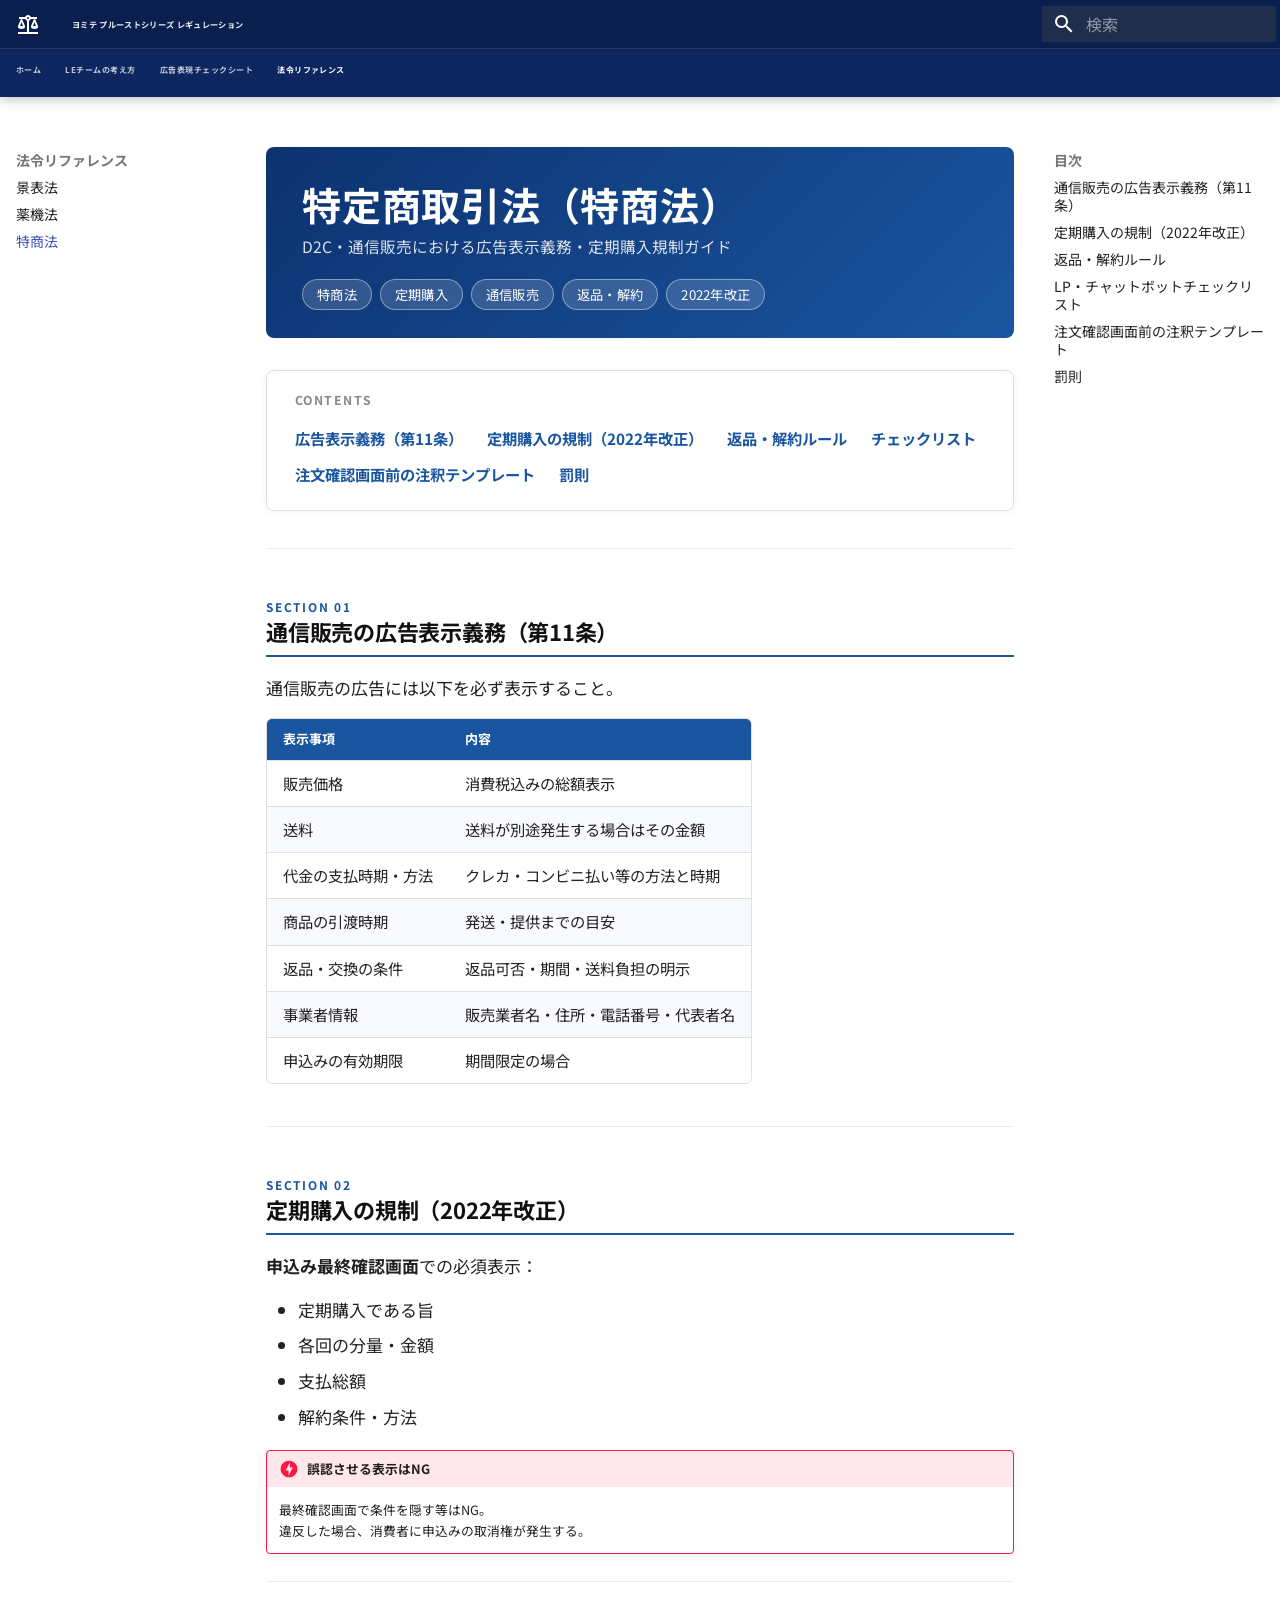
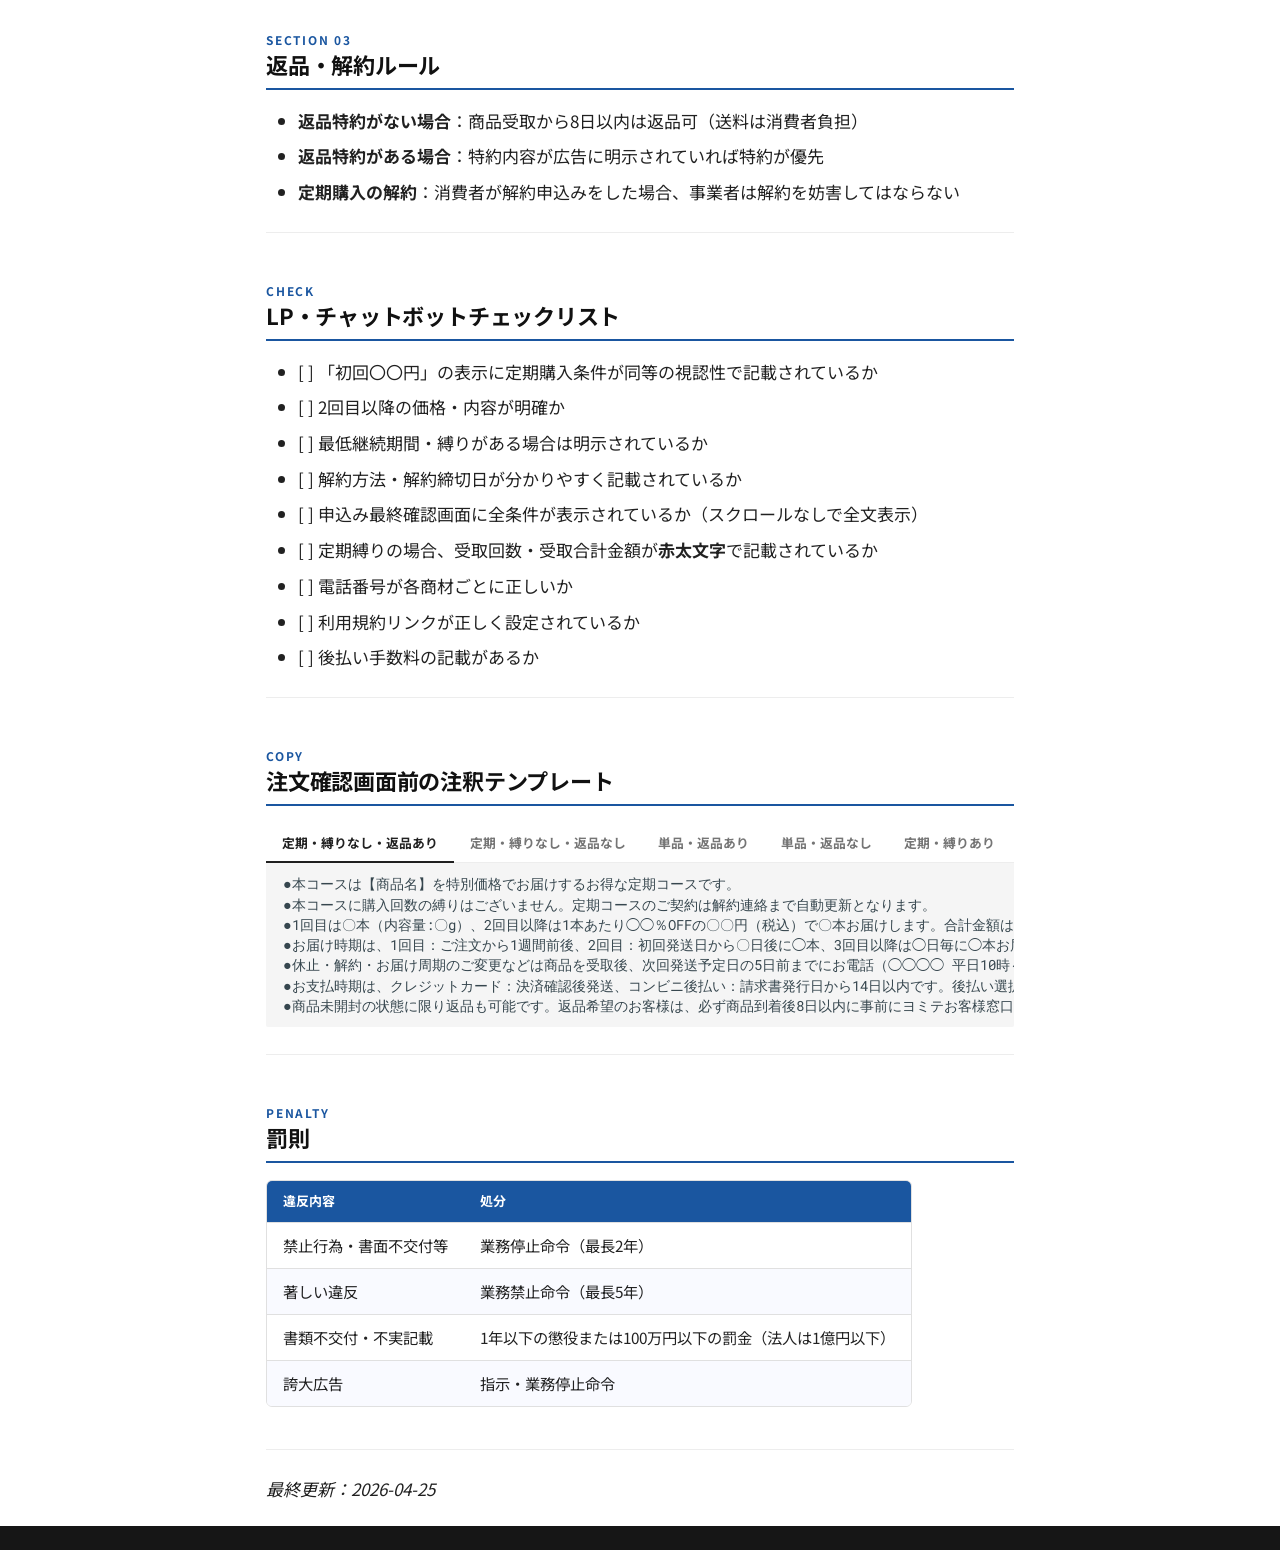
<file: law/tokushohou/index.html>
<!doctype html>
<html lang="ja" class="no-js">
  <head>
    
      <meta charset="utf-8">
      <meta name="viewport" content="width=device-width,initial-scale=1">
      
        <meta name="description" content="ヨミテ LE チームの法令・広告レギュレーション知識ベース（プルーストシリーズ）">
      
      
      
      
        <link rel="prev" href="../yakki/">
      
      
      
        
      
      
      <link rel="icon" href="../../assets/images/favicon.png">
      <meta name="generator" content="mkdocs-1.6.1, mkdocs-material-9.7.6">
    
    
      
        <title>特商法 - ヨミテ プルーストシリーズ レギュレーション</title>
      
    
    
      <link rel="stylesheet" href="../../assets/stylesheets/main.484c7ddc.min.css">
      
        
        <link rel="stylesheet" href="../../assets/stylesheets/palette.ab4e12ef.min.css">
      
      


    
    
      
    
    
      
        
        
        <link rel="preconnect" href="https://fonts.gstatic.com" crossorigin>
        <link rel="stylesheet" href="https://fonts.googleapis.com/css?family=Noto+Sans+JP:300,300i,400,400i,700,700i%7CRoboto+Mono:400,400i,700,700i&display=fallback">
        <style>:root{--md-text-font:"Noto Sans JP";--md-code-font:"Roboto Mono"}</style>
      
    
    
      <link rel="stylesheet" href="../../stylesheets/extra.css">
    
    <script>__md_scope=new URL("../..",location),__md_hash=e=>[...e].reduce(((e,_)=>(e<<5)-e+_.charCodeAt(0)),0),__md_get=(e,_=localStorage,t=__md_scope)=>JSON.parse(_.getItem(t.pathname+"."+e)),__md_set=(e,_,t=localStorage,a=__md_scope)=>{try{t.setItem(a.pathname+"."+e,JSON.stringify(_))}catch(e){}}</script>
    
      

    
    
  </head>
  
  
    
    
      
    
    
    
    
    <body dir="ltr" data-md-color-scheme="default" data-md-color-primary="indigo" data-md-color-accent="blue">
  
    
    <input class="md-toggle" data-md-toggle="drawer" type="checkbox" id="__drawer" autocomplete="off">
    <input class="md-toggle" data-md-toggle="search" type="checkbox" id="__search" autocomplete="off">
    <label class="md-overlay" for="__drawer"></label>
    <div data-md-component="skip">
      
        
        <a href="#_1" class="md-skip">
          コンテンツにスキップ
        </a>
      
    </div>
    <div data-md-component="announce">
      
    </div>
    
    
      

  

<header class="md-header md-header--shadow md-header--lifted" data-md-component="header">
  <nav class="md-header__inner md-grid" aria-label="ヘッダー">
    <a href="../.." title="ヨミテ プルーストシリーズ レギュレーション" class="md-header__button md-logo" aria-label="ヨミテ プルーストシリーズ レギュレーション" data-md-component="logo">
      
  
  <svg xmlns="http://www.w3.org/2000/svg" viewBox="0 0 24 24"><path d="M12 3c-1.27 0-2.4.8-2.82 2H3v2h1.95L2 14c-.47 2 1 3 3.5 3s4.06-1 3.5-3L6.05 7h3.12c.33.85.98 1.5 1.83 1.83V20H2v2h20v-2h-9V8.82c.85-.32 1.5-.97 1.82-1.82h3.13L15 14c-.47 2 1 3 3.5 3s4.06-1 3.5-3l-2.95-7H21V5h-6.17C14.4 3.8 13.27 3 12 3m0 2a1 1 0 0 1 1 1 1 1 0 0 1-1 1 1 1 0 0 1-1-1 1 1 0 0 1 1-1m-6.5 5.25L7 14H4zm13 0L20 14h-3z"/></svg>

    </a>
    <label class="md-header__button md-icon" for="__drawer">
      
      <svg xmlns="http://www.w3.org/2000/svg" viewBox="0 0 24 24"><path d="M3 6h18v2H3zm0 5h18v2H3zm0 5h18v2H3z"/></svg>
    </label>
    <div class="md-header__title" data-md-component="header-title">
      <div class="md-header__ellipsis">
        <div class="md-header__topic">
          <span class="md-ellipsis">
            ヨミテ プルーストシリーズ レギュレーション
          </span>
        </div>
        <div class="md-header__topic" data-md-component="header-topic">
          <span class="md-ellipsis">
            
              特商法
            
          </span>
        </div>
      </div>
    </div>
    
      
        <form class="md-header__option" data-md-component="palette">
  
    
    
    
    <input class="md-option" data-md-color-media="" data-md-color-scheme="default" data-md-color-primary="indigo" data-md-color-accent="blue"  aria-hidden="true"  type="radio" name="__palette" id="__palette_0">
    
  
</form>
      
    
    
      <script>var palette=__md_get("__palette");if(palette&&palette.color){if("(prefers-color-scheme)"===palette.color.media){var media=matchMedia("(prefers-color-scheme: light)"),input=document.querySelector(media.matches?"[data-md-color-media='(prefers-color-scheme: light)']":"[data-md-color-media='(prefers-color-scheme: dark)']");palette.color.media=input.getAttribute("data-md-color-media"),palette.color.scheme=input.getAttribute("data-md-color-scheme"),palette.color.primary=input.getAttribute("data-md-color-primary"),palette.color.accent=input.getAttribute("data-md-color-accent")}for(var[key,value]of Object.entries(palette.color))document.body.setAttribute("data-md-color-"+key,value)}</script>
    
    
    
      
      
        <label class="md-header__button md-icon" for="__search">
          
          <svg xmlns="http://www.w3.org/2000/svg" viewBox="0 0 24 24"><path d="M9.5 3A6.5 6.5 0 0 1 16 9.5c0 1.61-.59 3.09-1.56 4.23l.27.27h.79l5 5-1.5 1.5-5-5v-.79l-.27-.27A6.52 6.52 0 0 1 9.5 16 6.5 6.5 0 0 1 3 9.5 6.5 6.5 0 0 1 9.5 3m0 2C7 5 5 7 5 9.5S7 14 9.5 14 14 12 14 9.5 12 5 9.5 5"/></svg>
        </label>
        <div class="md-search" data-md-component="search" role="dialog">
  <label class="md-search__overlay" for="__search"></label>
  <div class="md-search__inner" role="search">
    <form class="md-search__form" name="search">
      <input type="text" class="md-search__input" name="query" aria-label="検索" placeholder="検索" autocapitalize="off" autocorrect="off" autocomplete="off" spellcheck="false" data-md-component="search-query" required>
      <label class="md-search__icon md-icon" for="__search">
        
        <svg xmlns="http://www.w3.org/2000/svg" viewBox="0 0 24 24"><path d="M9.5 3A6.5 6.5 0 0 1 16 9.5c0 1.61-.59 3.09-1.56 4.23l.27.27h.79l5 5-1.5 1.5-5-5v-.79l-.27-.27A6.52 6.52 0 0 1 9.5 16 6.5 6.5 0 0 1 3 9.5 6.5 6.5 0 0 1 9.5 3m0 2C7 5 5 7 5 9.5S7 14 9.5 14 14 12 14 9.5 12 5 9.5 5"/></svg>
        
        <svg xmlns="http://www.w3.org/2000/svg" viewBox="0 0 24 24"><path d="M20 11v2H8l5.5 5.5-1.42 1.42L4.16 12l7.92-7.92L13.5 5.5 8 11z"/></svg>
      </label>
      <nav class="md-search__options" aria-label="検索">
        
          <a href="javascript:void(0)" class="md-search__icon md-icon" title="共有" aria-label="共有" data-clipboard data-clipboard-text="" data-md-component="search-share" tabindex="-1">
            
            <svg xmlns="http://www.w3.org/2000/svg" viewBox="0 0 24 24"><path d="M18 16.08c-.76 0-1.44.3-1.96.77L8.91 12.7c.05-.23.09-.46.09-.7s-.04-.47-.09-.7l7.05-4.11c.54.5 1.25.81 2.04.81a3 3 0 0 0 3-3 3 3 0 0 0-3-3 3 3 0 0 0-3 3c0 .24.04.47.09.7L8.04 9.81C7.5 9.31 6.79 9 6 9a3 3 0 0 0-3 3 3 3 0 0 0 3 3c.79 0 1.5-.31 2.04-.81l7.12 4.15c-.05.21-.08.43-.08.66 0 1.61 1.31 2.91 2.92 2.91s2.92-1.3 2.92-2.91A2.92 2.92 0 0 0 18 16.08"/></svg>
          </a>
        
        <button type="reset" class="md-search__icon md-icon" title="クリア" aria-label="クリア" tabindex="-1">
          
          <svg xmlns="http://www.w3.org/2000/svg" viewBox="0 0 24 24"><path d="M19 6.41 17.59 5 12 10.59 6.41 5 5 6.41 10.59 12 5 17.59 6.41 19 12 13.41 17.59 19 19 17.59 13.41 12z"/></svg>
        </button>
      </nav>
      
    </form>
    <div class="md-search__output">
      <div class="md-search__scrollwrap" tabindex="0" data-md-scrollfix>
        <div class="md-search-result" data-md-component="search-result">
          <div class="md-search-result__meta">
            検索を初期化
          </div>
          <ol class="md-search-result__list" role="presentation"></ol>
        </div>
      </div>
    </div>
  </div>
</div>
      
    
    
  </nav>
  
    
      
<nav class="md-tabs" aria-label="タブ" data-md-component="tabs">
  <div class="md-grid">
    <ul class="md-tabs__list">
      
        
  
  
  
  
    <li class="md-tabs__item">
      <a href="../.." class="md-tabs__link">
        
  
  
    
  
  ホーム

      </a>
    </li>
  

      
        
  
  
  
  
    <li class="md-tabs__item">
      <a href="../../le-philosophy/" class="md-tabs__link">
        
  
  
    
  
  LEチームの考え方

      </a>
    </li>
  

      
        
  
  
  
  
    
    
      <li class="md-tabs__item">
        <a href="../../products/poisen/" class="md-tabs__link">
          
  
  
  広告表現チェックシート

        </a>
      </li>
    
  

      
        
  
  
  
    
  
  
    
    
      <li class="md-tabs__item md-tabs__item--active">
        <a href="../keihyohou/" class="md-tabs__link">
          
  
  
  法令リファレンス

        </a>
      </li>
    
  

      
    </ul>
  </div>
</nav>
    
  
</header>
    
    <div class="md-container" data-md-component="container">
      
      
        
      
      <main class="md-main" data-md-component="main">
        <div class="md-main__inner md-grid">
          
            
              
              <div class="md-sidebar md-sidebar--primary" data-md-component="sidebar" data-md-type="navigation" >
                <div class="md-sidebar__scrollwrap">
                  <div class="md-sidebar__inner">
                    


  


<nav class="md-nav md-nav--primary md-nav--lifted" aria-label="ナビゲーション" data-md-level="0">
  <label class="md-nav__title" for="__drawer">
    <a href="../.." title="ヨミテ プルーストシリーズ レギュレーション" class="md-nav__button md-logo" aria-label="ヨミテ プルーストシリーズ レギュレーション" data-md-component="logo">
      
  
  <svg xmlns="http://www.w3.org/2000/svg" viewBox="0 0 24 24"><path d="M12 3c-1.27 0-2.4.8-2.82 2H3v2h1.95L2 14c-.47 2 1 3 3.5 3s4.06-1 3.5-3L6.05 7h3.12c.33.85.98 1.5 1.83 1.83V20H2v2h20v-2h-9V8.82c.85-.32 1.5-.97 1.82-1.82h3.13L15 14c-.47 2 1 3 3.5 3s4.06-1 3.5-3l-2.95-7H21V5h-6.17C14.4 3.8 13.27 3 12 3m0 2a1 1 0 0 1 1 1 1 1 0 0 1-1 1 1 1 0 0 1-1-1 1 1 0 0 1 1-1m-6.5 5.25L7 14H4zm13 0L20 14h-3z"/></svg>

    </a>
    ヨミテ プルーストシリーズ レギュレーション
  </label>
  
  <ul class="md-nav__list" data-md-scrollfix>
    
      
      
  
  
  
  
    <li class="md-nav__item">
      <a href="../.." class="md-nav__link">
        
  
  
  <span class="md-ellipsis">
    
  
    ホーム
  

    
  </span>
  
  

      </a>
    </li>
  

    
      
      
  
  
  
  
    <li class="md-nav__item">
      <a href="../../le-philosophy/" class="md-nav__link">
        
  
  
  <span class="md-ellipsis">
    
  
    LEチームの考え方
  

    
  </span>
  
  

      </a>
    </li>
  

    
      
      
  
  
  
  
    
    
    
    
      
      
        
      
    
    
    <li class="md-nav__item md-nav__item--nested">
      
        
        
        <input class="md-nav__toggle md-toggle " type="checkbox" id="__nav_3" >
        
          
          <label class="md-nav__link" for="__nav_3" id="__nav_3_label" tabindex="0">
            
  
  
  <span class="md-ellipsis">
    
  
    広告表現チェックシート
  

    
  </span>
  
  

            <span class="md-nav__icon md-icon"></span>
          </label>
        
        <nav class="md-nav" data-md-level="1" aria-labelledby="__nav_3_label" aria-expanded="false">
          <label class="md-nav__title" for="__nav_3">
            <span class="md-nav__icon md-icon"></span>
            
  
    広告表現チェックシート
  

          </label>
          <ul class="md-nav__list" data-md-scrollfix>
            
              
                
  
  
  
  
    <li class="md-nav__item">
      <a href="../../products/poisen/" class="md-nav__link">
        
  
  
  <span class="md-ellipsis">
    
  
    プルーストウルトラ消臭リキッド
  

    
  </span>
  
  

      </a>
    </li>
  

              
            
          </ul>
        </nav>
      
    </li>
  

    
      
      
  
  
    
  
  
  
    
    
    
    
      
        
        
      
      
        
      
    
    
    <li class="md-nav__item md-nav__item--active md-nav__item--section md-nav__item--nested">
      
        
        
        <input class="md-nav__toggle md-toggle " type="checkbox" id="__nav_4" checked>
        
          
          <label class="md-nav__link" for="__nav_4" id="__nav_4_label" tabindex="">
            
  
  
  <span class="md-ellipsis">
    
  
    法令リファレンス
  

    
  </span>
  
  

            <span class="md-nav__icon md-icon"></span>
          </label>
        
        <nav class="md-nav" data-md-level="1" aria-labelledby="__nav_4_label" aria-expanded="true">
          <label class="md-nav__title" for="__nav_4">
            <span class="md-nav__icon md-icon"></span>
            
  
    法令リファレンス
  

          </label>
          <ul class="md-nav__list" data-md-scrollfix>
            
              
                
  
  
  
  
    <li class="md-nav__item">
      <a href="../keihyohou/" class="md-nav__link">
        
  
  
  <span class="md-ellipsis">
    
  
    景表法
  

    
  </span>
  
  

      </a>
    </li>
  

              
            
              
                
  
  
  
  
    <li class="md-nav__item">
      <a href="../yakki/" class="md-nav__link">
        
  
  
  <span class="md-ellipsis">
    
  
    薬機法
  

    
  </span>
  
  

      </a>
    </li>
  

              
            
              
                
  
  
    
  
  
  
    <li class="md-nav__item md-nav__item--active">
      
      <input class="md-nav__toggle md-toggle" type="checkbox" id="__toc">
      
      
        
      
      
        <label class="md-nav__link md-nav__link--active" for="__toc">
          
  
  
  <span class="md-ellipsis">
    
  
    特商法
  

    
  </span>
  
  

          <span class="md-nav__icon md-icon"></span>
        </label>
      
      <a href="./" class="md-nav__link md-nav__link--active">
        
  
  
  <span class="md-ellipsis">
    
  
    特商法
  

    
  </span>
  
  

      </a>
      
        

<nav class="md-nav md-nav--secondary" aria-label="目次">
  
  
  
    
  
  
    <label class="md-nav__title" for="__toc">
      <span class="md-nav__icon md-icon"></span>
      目次
    </label>
    <ul class="md-nav__list" data-md-component="toc" data-md-scrollfix>
      
        <li class="md-nav__item">
  <a href="#11" class="md-nav__link">
    <span class="md-ellipsis">
      
        通信販売の広告表示義務（第11条）
      
    </span>
  </a>
  
</li>
      
        <li class="md-nav__item">
  <a href="#2022" class="md-nav__link">
    <span class="md-ellipsis">
      
        定期購入の規制（2022年改正）
      
    </span>
  </a>
  
</li>
      
        <li class="md-nav__item">
  <a href="#_2" class="md-nav__link">
    <span class="md-ellipsis">
      
        返品・解約ルール
      
    </span>
  </a>
  
</li>
      
        <li class="md-nav__item">
  <a href="#lp" class="md-nav__link">
    <span class="md-ellipsis">
      
        LP・チャットボットチェックリスト
      
    </span>
  </a>
  
</li>
      
        <li class="md-nav__item">
  <a href="#_3" class="md-nav__link">
    <span class="md-ellipsis">
      
        注文確認画面前の注釈テンプレート
      
    </span>
  </a>
  
</li>
      
        <li class="md-nav__item">
  <a href="#_4" class="md-nav__link">
    <span class="md-ellipsis">
      
        罰則
      
    </span>
  </a>
  
</li>
      
    </ul>
  
</nav>
      
    </li>
  

              
            
          </ul>
        </nav>
      
    </li>
  

    
  </ul>
</nav>
                  </div>
                </div>
              </div>
            
            
              
              <div class="md-sidebar md-sidebar--secondary" data-md-component="sidebar" data-md-type="toc" >
                <div class="md-sidebar__scrollwrap">
                  <div class="md-sidebar__inner">
                    

<nav class="md-nav md-nav--secondary" aria-label="目次">
  
  
  
    
  
  
    <label class="md-nav__title" for="__toc">
      <span class="md-nav__icon md-icon"></span>
      目次
    </label>
    <ul class="md-nav__list" data-md-component="toc" data-md-scrollfix>
      
        <li class="md-nav__item">
  <a href="#11" class="md-nav__link">
    <span class="md-ellipsis">
      
        通信販売の広告表示義務（第11条）
      
    </span>
  </a>
  
</li>
      
        <li class="md-nav__item">
  <a href="#2022" class="md-nav__link">
    <span class="md-ellipsis">
      
        定期購入の規制（2022年改正）
      
    </span>
  </a>
  
</li>
      
        <li class="md-nav__item">
  <a href="#_2" class="md-nav__link">
    <span class="md-ellipsis">
      
        返品・解約ルール
      
    </span>
  </a>
  
</li>
      
        <li class="md-nav__item">
  <a href="#lp" class="md-nav__link">
    <span class="md-ellipsis">
      
        LP・チャットボットチェックリスト
      
    </span>
  </a>
  
</li>
      
        <li class="md-nav__item">
  <a href="#_3" class="md-nav__link">
    <span class="md-ellipsis">
      
        注文確認画面前の注釈テンプレート
      
    </span>
  </a>
  
</li>
      
        <li class="md-nav__item">
  <a href="#_4" class="md-nav__link">
    <span class="md-ellipsis">
      
        罰則
      
    </span>
  </a>
  
</li>
      
    </ul>
  
</nav>
                  </div>
                </div>
              </div>
            
          
          
            <div class="md-content" data-md-component="content">
              
              <article class="md-content__inner md-typeset">
                
                  



<div class="product-header">
<h1 id="_1">特定商取引法（特商法）<a class="headerlink" href="#_1" title="Permanent link">&para;</a></h1>
<div class="subtitle">D2C・通信販売における広告表示義務・定期購入規制ガイド</div>
<div class="product-tags">
  <span class="product-tag">特商法</span>
  <span class="product-tag">定期購入</span>
  <span class="product-tag">通信販売</span>
  <span class="product-tag">返品・解約</span>
  <span class="product-tag">2022年改正</span>
</div>
</div>
<div class="contents-card">
<div class="contents-title">CONTENTS</div>
<div class="contents-links">
  <a href="#display">広告表示義務（第11条）</a>
  <a href="#teiki">定期購入の規制（2022年改正）</a>
  <a href="#return">返品・解約ルール</a>
  <a href="#checklist">チェックリスト</a>
  <a href="#templates">注文確認画面前の注釈テンプレート</a>
  <a href="#penalty">罰則</a>
</div>
</div>

<hr />
<div class="section-label" id="display">SECTION 01</div>

<h2 id="11">通信販売の広告表示義務（第11条）<a class="headerlink" href="#11" title="Permanent link">&para;</a></h2>
<p>通信販売の広告には以下を必ず表示すること。</p>
<table>
<thead>
<tr>
<th>表示事項</th>
<th>内容</th>
</tr>
</thead>
<tbody>
<tr>
<td>販売価格</td>
<td>消費税込みの総額表示</td>
</tr>
<tr>
<td>送料</td>
<td>送料が別途発生する場合はその金額</td>
</tr>
<tr>
<td>代金の支払時期・方法</td>
<td>クレカ・コンビニ払い等の方法と時期</td>
</tr>
<tr>
<td>商品の引渡時期</td>
<td>発送・提供までの目安</td>
</tr>
<tr>
<td>返品・交換の条件</td>
<td>返品可否・期間・送料負担の明示</td>
</tr>
<tr>
<td>事業者情報</td>
<td>販売業者名・住所・電話番号・代表者名</td>
</tr>
<tr>
<td>申込みの有効期限</td>
<td>期間限定の場合</td>
</tr>
</tbody>
</table>
<hr />
<div class="section-label" id="teiki">SECTION 02</div>

<h2 id="2022">定期購入の規制（2022年改正）<a class="headerlink" href="#2022" title="Permanent link">&para;</a></h2>
<p><strong>申込み最終確認画面</strong>での必須表示：</p>
<ul>
<li>定期購入である旨</li>
<li>各回の分量・金額</li>
<li>支払総額</li>
<li>解約条件・方法</li>
</ul>
<div class="admonition danger">
<p class="admonition-title">誤認させる表示はNG</p>
<p>最終確認画面で条件を隠す等はNG。<br />
違反した場合、消費者に申込みの取消権が発生する。</p>
</div>
<hr />
<div class="section-label" id="return">SECTION 03</div>

<h2 id="_2">返品・解約ルール<a class="headerlink" href="#_2" title="Permanent link">&para;</a></h2>
<ul>
<li><strong>返品特約がない場合</strong>：商品受取から8日以内は返品可（送料は消費者負担）</li>
<li><strong>返品特約がある場合</strong>：特約内容が広告に明示されていれば特約が優先</li>
<li><strong>定期購入の解約</strong>：消費者が解約申込みをした場合、事業者は解約を妨害してはならない</li>
</ul>
<hr />
<div class="section-label" id="checklist">CHECK</div>

<h2 id="lp">LP・チャットボットチェックリスト<a class="headerlink" href="#lp" title="Permanent link">&para;</a></h2>
<ul>
<li>[ ] 「初回〇〇円」の表示に定期購入条件が同等の視認性で記載されているか</li>
<li>[ ] 2回目以降の価格・内容が明確か</li>
<li>[ ] 最低継続期間・縛りがある場合は明示されているか</li>
<li>[ ] 解約方法・解約締切日が分かりやすく記載されているか</li>
<li>[ ] 申込み最終確認画面に全条件が表示されているか（スクロールなしで全文表示）</li>
<li>[ ] 定期縛りの場合、受取回数・受取合計金額が<strong>赤太文字</strong>で記載されているか</li>
<li>[ ] 電話番号が各商材ごとに正しいか</li>
<li>[ ] 利用規約リンクが正しく設定されているか</li>
<li>[ ] 後払い手数料の記載があるか</li>
</ul>
<hr />
<div class="section-label" id="templates">COPY</div>

<h2 id="_3">注文確認画面前の注釈テンプレート<a class="headerlink" href="#_3" title="Permanent link">&para;</a></h2>
<div class="tabbed-set tabbed-alternate" data-tabs="1:5"><input checked="checked" id="__tabbed_1_1" name="__tabbed_1" type="radio" /><input id="__tabbed_1_2" name="__tabbed_1" type="radio" /><input id="__tabbed_1_3" name="__tabbed_1" type="radio" /><input id="__tabbed_1_4" name="__tabbed_1" type="radio" /><input id="__tabbed_1_5" name="__tabbed_1" type="radio" /><div class="tabbed-labels"><label for="__tabbed_1_1">定期・縛りなし・返品あり</label><label for="__tabbed_1_2">定期・縛りなし・返品なし</label><label for="__tabbed_1_3">単品・返品あり</label><label for="__tabbed_1_4">単品・返品なし</label><label for="__tabbed_1_5">定期・縛りあり</label></div>
<div class="tabbed-content">
<div class="tabbed-block">
<div class="highlight"><pre><span></span><code>●本コースは【商品名】を特別価格でお届けするお得な定期コースです。
●本コースに購入回数の縛りはございません。定期コースのご契約は解約連絡まで自動更新となります。
●1回目は〇本（内容量:〇g）、2回目以降は1本あたり◯◯％OFFの〇〇円（税込）で〇本お届けします。合計金額は〇〇円(税込)/送料無料です。
●お届け時期は、1回目：ご注文から1週間前後、2回目：初回発送日から〇日後に◯本、3回目以降は◯日毎に◯本お届けします。
●休止・解約・お届け周期のご変更などは商品を受取後、次回発送予定日の5日前までにお電話（◯◯◯◯ 平日10時～13時/14時～17時）またはマイページにてお手続きください。
●お支払時期は、クレジットカード：決済確認後発送、コンビニ後払い：請求書発行日から14日以内です。後払い選択時は別途220円の手数料が発生します。
●商品未開封の状態に限り返品も可能です。返品希望のお客様は、必ず商品到着後8日以内に事前にヨミテお客様窓口までご連絡ください。なお、返品時の送料はお客様負担となります。詳しくは利用規約をご確認ください。
</code></pre></div>
</div>
<div class="tabbed-block">
<div class="highlight"><pre><span></span><code>●本コースは【商品名】を特別価格でお届けするお得な定期コースです。
●本コースに購入回数の縛りはございません。定期コースのご契約は解約連絡まで自動更新となります。
●1回目は〇袋（内容量:〇g）、2回目以降は1袋あたり〇%OFFの〇円で〇袋お届けします。合計金額は〇〇円(税込)/送料無料です。
●お届け時期は、1回目：ご注文から1週間前後、2回目：初回発送日から〇日後に◯袋、3回目以降は◯日毎に◯袋お届けします。
●休止・解約・お届け周期のご変更などは商品を受取後、次回発送予定日の5日前までにお電話（◯◯◯◯ 平日10時～13時/14時～17時）またはマイページにてお手続きください。
●お支払時期は、クレジットカード：決済確認後発送、コンビニ後払い：請求書発行日から14日以内です。後払い選択時は別途220円の手数料が発生します。
●安全性確保の観点から、返品は不可とさせていただいております。詳しくは利用規約をご確認ください。
</code></pre></div>
</div>
<div class="tabbed-block">
<div class="highlight"><pre><span></span><code>●【商品名】は〇個（内容量:〇）の〇〇円（税込）でお届けします。送料無料です。
●お届け時期は、ご注文から1週間前後です。
●お支払時期は、クレジットカード：決済確認後発送、コンビニ後払い：請求書発行日から14日以内です。後払い選択時は別途220円の手数料が発生します。
●商品未開封の状態に限り返品も可能です。返品希望のお客様は、必ず商品到着後8日以内に事前にヨミテお客様窓口までご連絡ください。なお、返品時の送料はお客様負担となります。詳しくは利用規約をご確認ください。
</code></pre></div>
</div>
<div class="tabbed-block">
<div class="highlight"><pre><span></span><code>●【商品名】は〇個（内容量:〇）の〇〇円（税込）でお届けします。送料無料です。
●お届け時期は、ご注文から1週間前後です。
●お支払時期は、クレジットカード：決済確認後発送、コンビニ後払い：請求書発行日から14日以内です。後払い選択時は別途220円の手数料が発生します。
●安全性確保の観点から、返品は不可とさせていただいております。詳しくは利用規約をご確認ください。
</code></pre></div>
</div>
<div class="tabbed-block">
<div class="highlight"><pre><span></span><code>●本コースは【商品名】を特別価格でお届けするお得な定期コースです。
●原則◯回の受け取りがお約束となります。継続お約束期間経過後も定期コースのご契約は解約連絡まで自動更新となります。
●1回目は〇本（内容量:〇g）、2回目以降は1本あたり◯◯％OFFの〇〇円（税込）で〇本お届けします。◯回の受取合計金額は〇〇円（税込）となります。
●お届け時期は、1回目：ご注文から1週間前後、2回目：初回発送日から〇日後に◯本、3回目以降は◯日毎に◯本お届けします。
●休止・◯回受け取り後の解約・お届け周期のご変更などは商品受取後、次回発送予定日の5日前までにお電話（◯◯◯◯ 平日10時～13時/14時～17時）またはマイページにてお手続きください。
●お支払時期は、クレジットカード：決済確認後発送、コンビニ後払い：請求書発行日から14日以内です。後払い選択時は別途220円の手数料が発生します。
●商品未開封の状態に限り返品も可能です。返品希望のお客様は、必ず商品到着後8日以内に事前にヨミテお客様窓口までご連絡ください。なお、返品時の送料はお客様負担となります。詳しくは利用規約をご確認ください。
</code></pre></div>
</div>
</div>
</div>
<hr />
<div class="section-label" id="penalty">PENALTY</div>

<h2 id="_4">罰則<a class="headerlink" href="#_4" title="Permanent link">&para;</a></h2>
<table>
<thead>
<tr>
<th>違反内容</th>
<th>処分</th>
</tr>
</thead>
<tbody>
<tr>
<td>禁止行為・書面不交付等</td>
<td>業務停止命令（最長2年）</td>
</tr>
<tr>
<td>著しい違反</td>
<td>業務禁止命令（最長5年）</td>
</tr>
<tr>
<td>書類不交付・不実記載</td>
<td>1年以下の懲役または100万円以下の罰金（法人は1億円以下）</td>
</tr>
<tr>
<td>誇大広告</td>
<td>指示・業務停止命令</td>
</tr>
</tbody>
</table>
<hr />
<p><em>最終更新：2026-04-25</em></p>












                
              </article>
            </div>
          
          
  <script>var tabs=__md_get("__tabs");if(Array.isArray(tabs))e:for(var set of document.querySelectorAll(".tabbed-set")){var labels=set.querySelector(".tabbed-labels");for(var tab of tabs)for(var label of labels.getElementsByTagName("label"))if(label.innerText.trim()===tab){var input=document.getElementById(label.htmlFor);input.checked=!0;continue e}}</script>

<script>var target=document.getElementById(location.hash.slice(1));target&&target.name&&(target.checked=target.name.startsWith("__tabbed_"))</script>
        </div>
        
          <button type="button" class="md-top md-icon" data-md-component="top" hidden>
  
  <svg xmlns="http://www.w3.org/2000/svg" viewBox="0 0 24 24"><path d="M13 20h-2V8l-5.5 5.5-1.42-1.42L12 4.16l7.92 7.92-1.42 1.42L13 8z"/></svg>
  ページトップへ戻る
</button>
        
      </main>
      
        <footer class="md-footer">
  
  <div class="md-footer-meta md-typeset">
    <div class="md-footer-meta__inner md-grid">
      <div class="md-copyright">
  
  
</div>
      
    </div>
  </div>
</footer>
      
    </div>
    <div class="md-dialog" data-md-component="dialog">
      <div class="md-dialog__inner md-typeset"></div>
    </div>
    
    
    
      
      
      <script id="__config" type="application/json">{"annotate": null, "base": "../..", "features": ["navigation.tabs", "navigation.tabs.sticky", "navigation.sections", "navigation.top", "navigation.instant", "search.highlight", "search.share", "content.tabs.link", "toc.follow"], "search": "../../assets/javascripts/workers/search.2c215733.min.js", "tags": null, "translations": {"clipboard.copied": "\u30b3\u30d4\u30fc\u3057\u307e\u3057\u305f", "clipboard.copy": "\u30af\u30ea\u30c3\u30d7\u30dc\u30fc\u30c9\u3078\u30b3\u30d4\u30fc", "search.result.more.one": "\u3053\u306e\u30da\u30fc\u30b8\u5185\u306b\u3082\u30461\u4ef6\u898b\u3064\u304b\u308a\u307e\u3057\u305f", "search.result.more.other": "\u3053\u306e\u30da\u30fc\u30b8\u5185\u306b\u3042\u3068#\u4ef6\u898b\u3064\u304b\u308a\u307e\u3057\u305f", "search.result.none": "\u4f55\u3082\u898b\u3064\u304b\u308a\u307e\u305b\u3093\u3067\u3057\u305f", "search.result.one": "1\u4ef6\u898b\u3064\u304b\u308a\u307e\u3057\u305f", "search.result.other": "#\u4ef6\u898b\u3064\u304b\u308a\u307e\u3057\u305f", "search.result.placeholder": "\u691c\u7d22\u30ad\u30fc\u30ef\u30fc\u30c9\u3092\u5165\u529b\u3057\u3066\u304f\u3060\u3055\u3044", "search.result.term.missing": "\u691c\u7d22\u306b\u542b\u307e\u308c\u306a\u3044", "select.version": "\u30d0\u30fc\u30b8\u30e7\u30f3\u5207\u308a\u66ff\u3048"}, "version": null}</script>
    
    
      <script src="../../assets/javascripts/bundle.79ae519e.min.js"></script>
      
    
  </body>
</html>
</file>
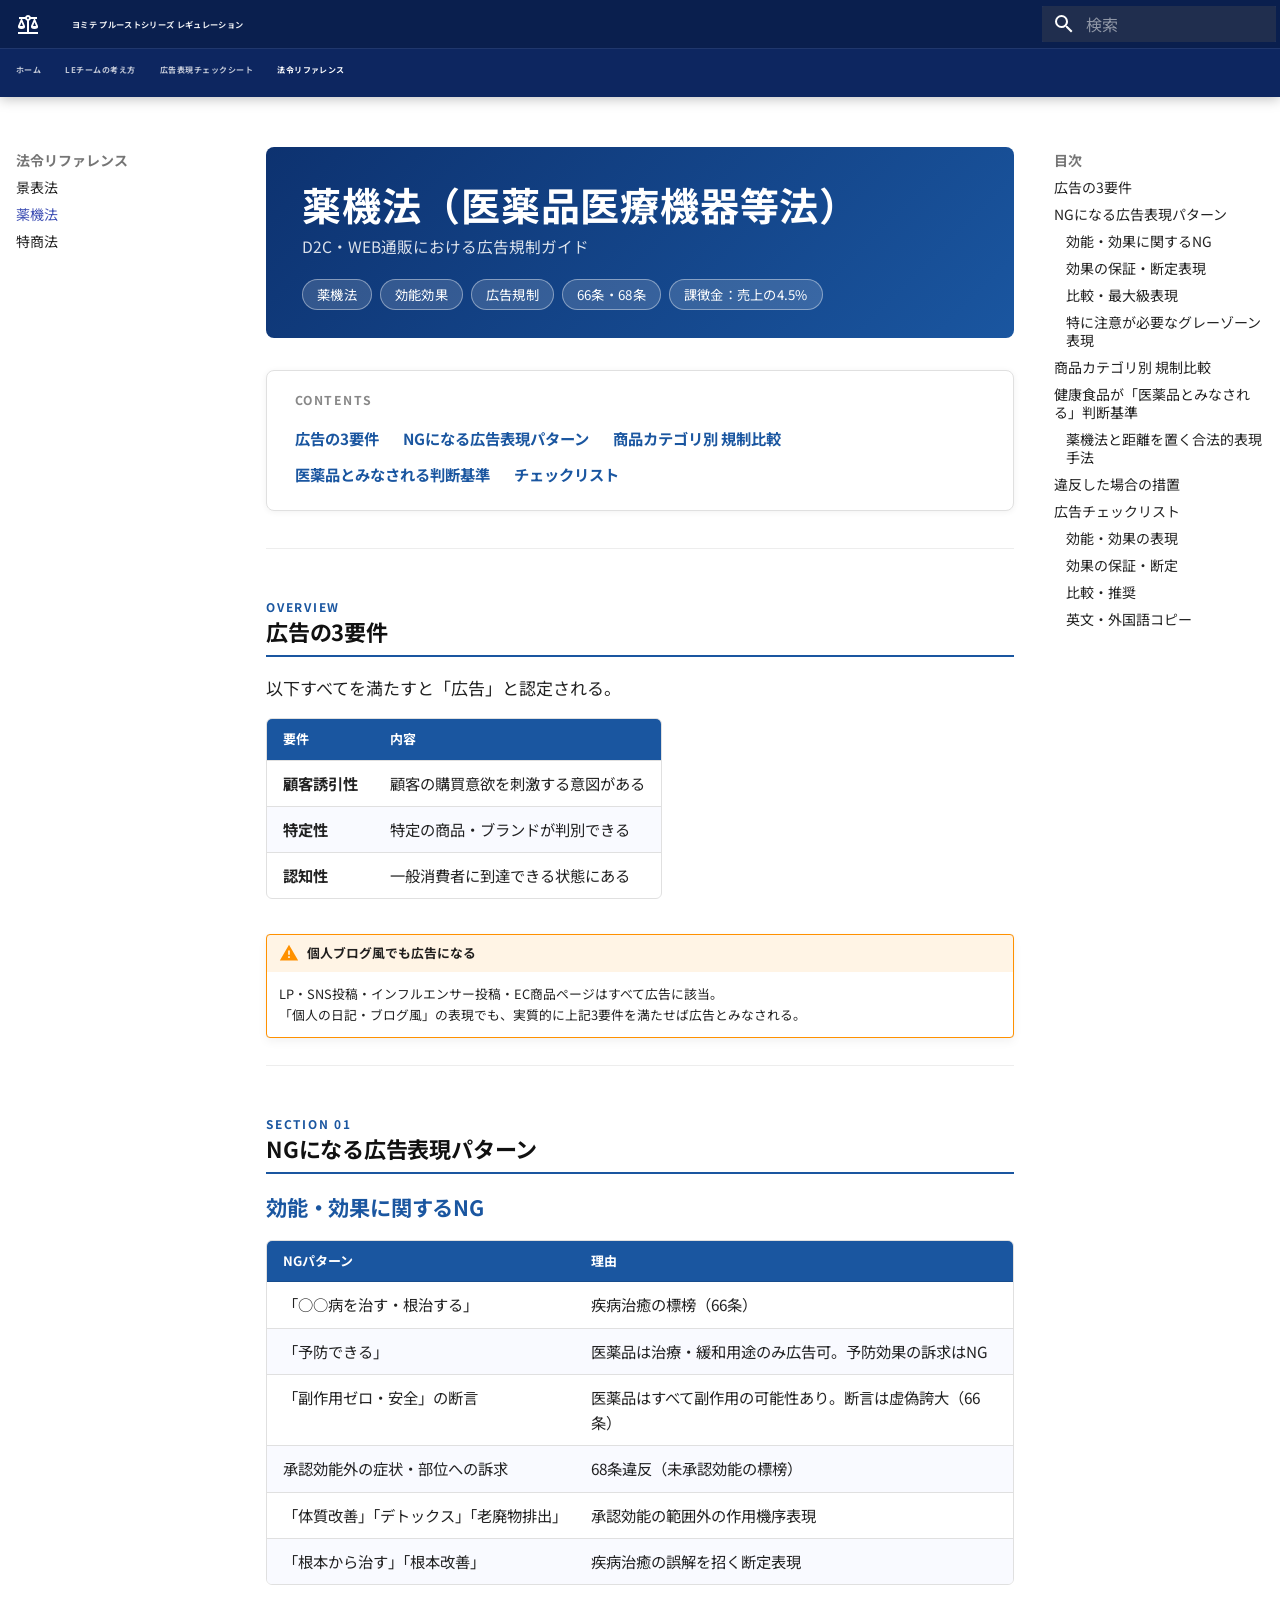
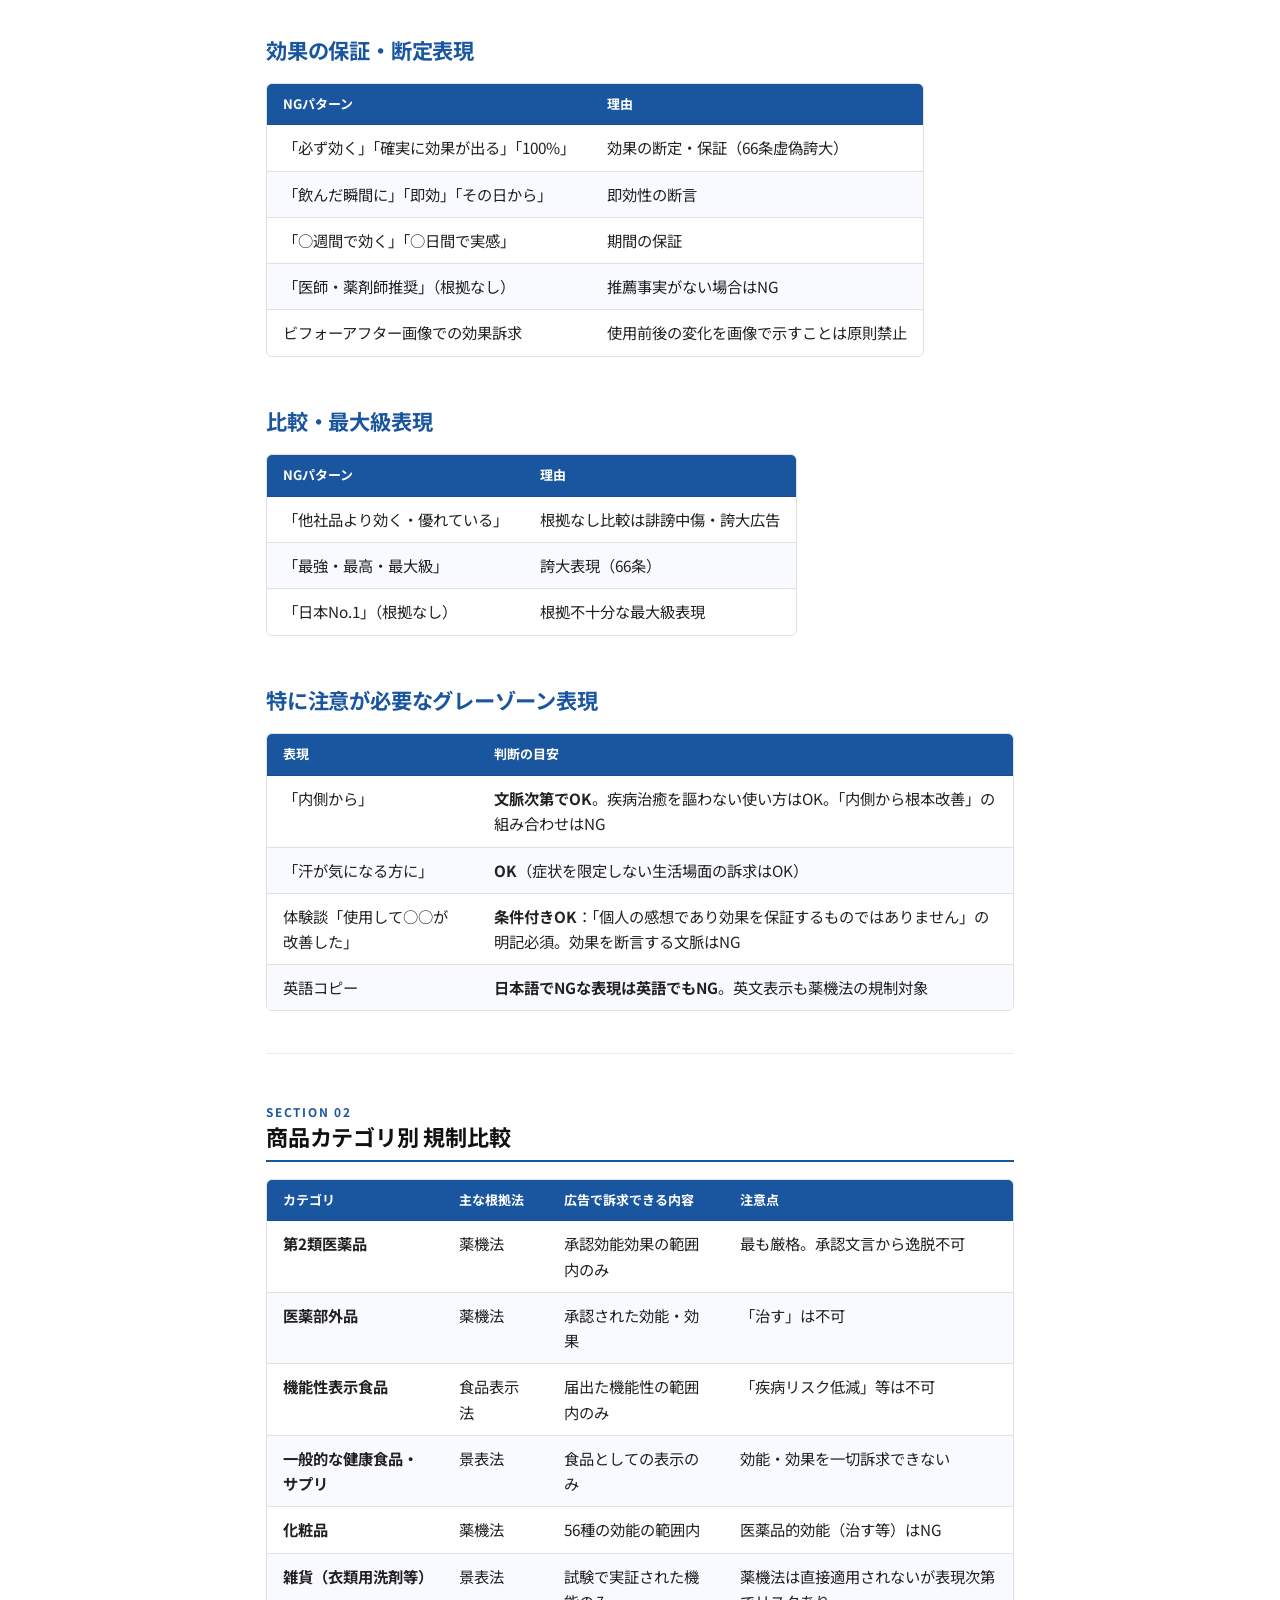
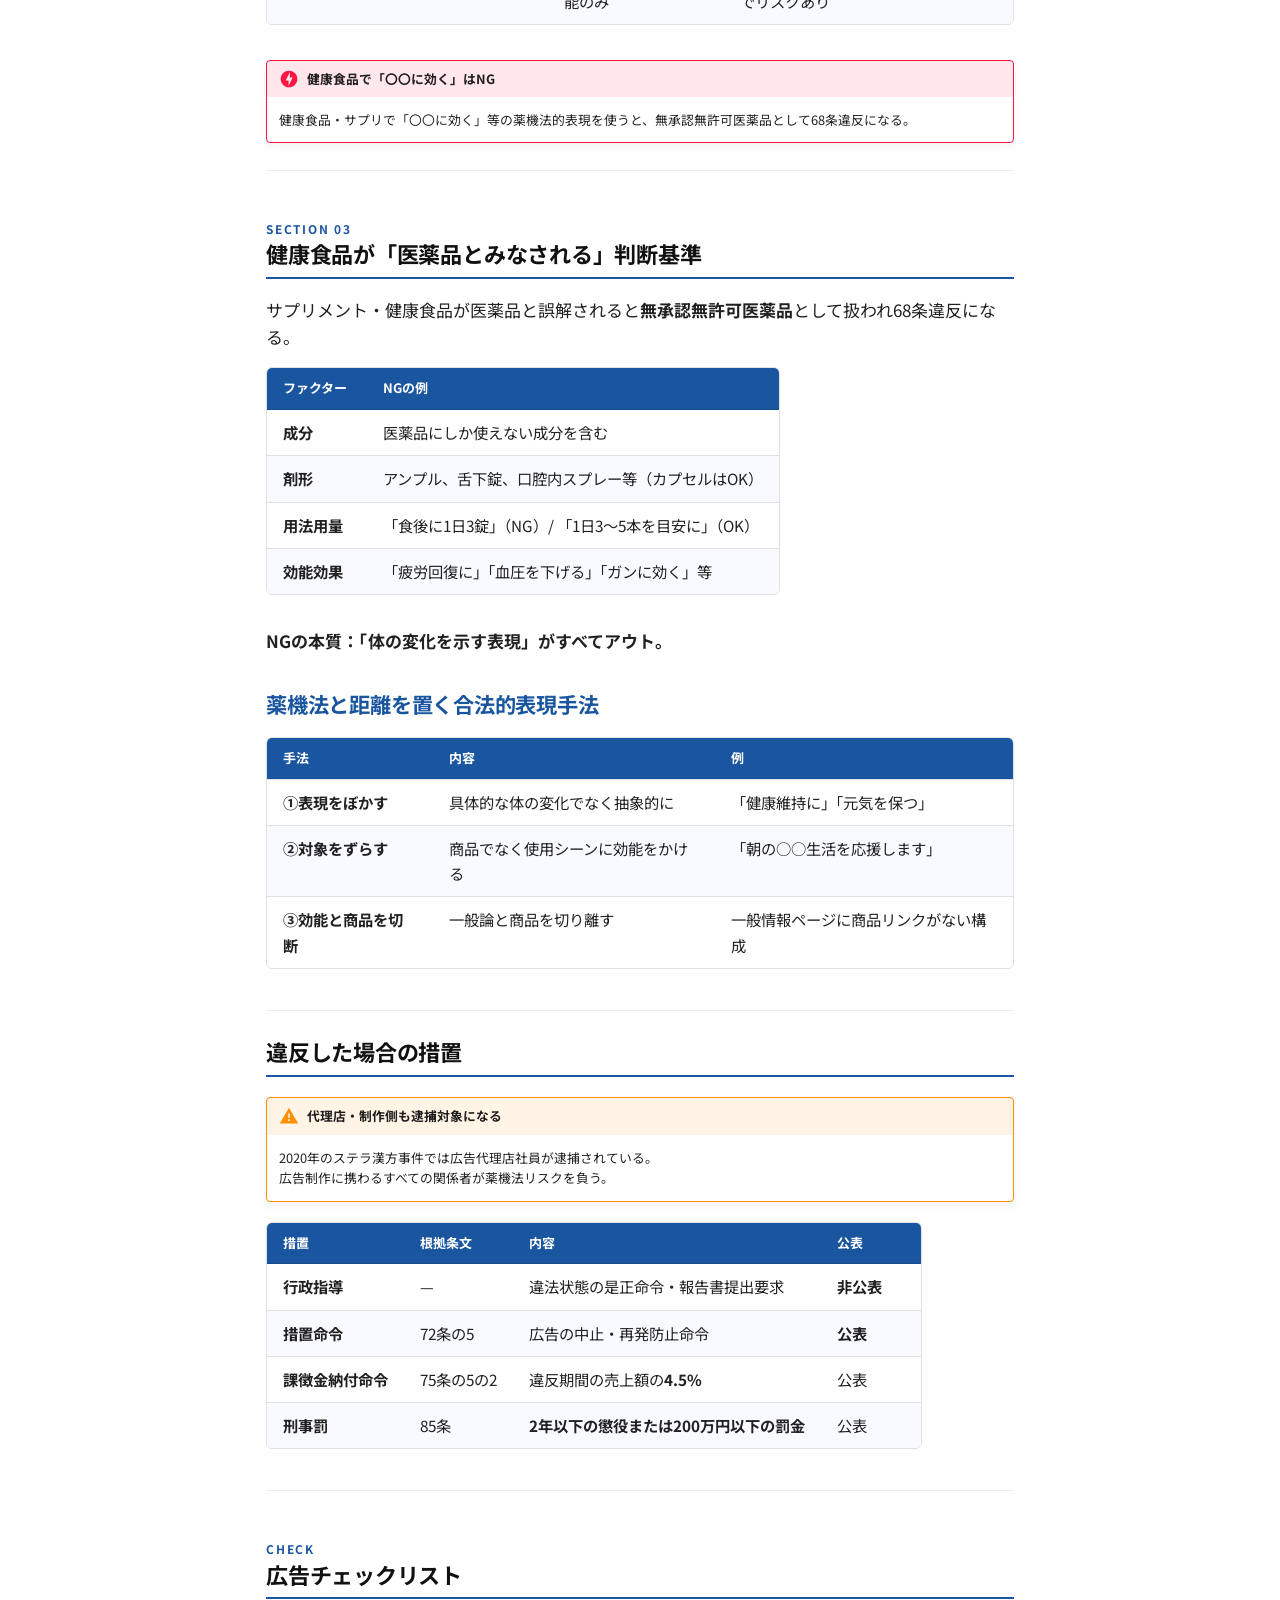
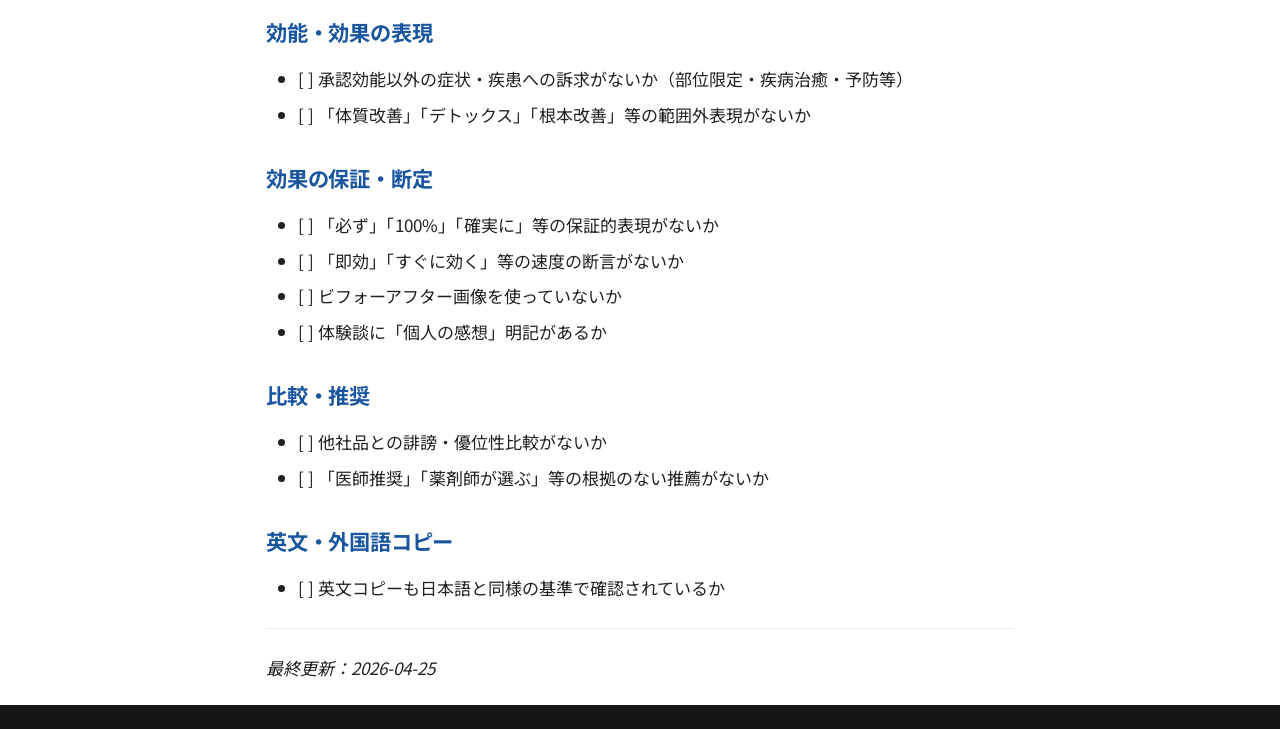
<file: law/yakki/index.html>
<!doctype html>
<html lang="ja" class="no-js">
  <head>
    
      <meta charset="utf-8">
      <meta name="viewport" content="width=device-width,initial-scale=1">
      
        <meta name="description" content="ヨミテ LE チームの法令・広告レギュレーション知識ベース（プルーストシリーズ）">
      
      
      
      
        <link rel="prev" href="../keihyohou/">
      
      
        <link rel="next" href="../tokushohou/">
      
      
        
      
      
      <link rel="icon" href="../../assets/images/favicon.png">
      <meta name="generator" content="mkdocs-1.6.1, mkdocs-material-9.7.6">
    
    
      
        <title>薬機法 - ヨミテ プルーストシリーズ レギュレーション</title>
      
    
    
      <link rel="stylesheet" href="../../assets/stylesheets/main.484c7ddc.min.css">
      
        
        <link rel="stylesheet" href="../../assets/stylesheets/palette.ab4e12ef.min.css">
      
      


    
    
      
    
    
      
        
        
        <link rel="preconnect" href="https://fonts.gstatic.com" crossorigin>
        <link rel="stylesheet" href="https://fonts.googleapis.com/css?family=Noto+Sans+JP:300,300i,400,400i,700,700i%7CRoboto+Mono:400,400i,700,700i&display=fallback">
        <style>:root{--md-text-font:"Noto Sans JP";--md-code-font:"Roboto Mono"}</style>
      
    
    
      <link rel="stylesheet" href="../../stylesheets/extra.css">
    
    <script>__md_scope=new URL("../..",location),__md_hash=e=>[...e].reduce(((e,_)=>(e<<5)-e+_.charCodeAt(0)),0),__md_get=(e,_=localStorage,t=__md_scope)=>JSON.parse(_.getItem(t.pathname+"."+e)),__md_set=(e,_,t=localStorage,a=__md_scope)=>{try{t.setItem(a.pathname+"."+e,JSON.stringify(_))}catch(e){}}</script>
    
      

    
    
  </head>
  
  
    
    
      
    
    
    
    
    <body dir="ltr" data-md-color-scheme="default" data-md-color-primary="indigo" data-md-color-accent="blue">
  
    
    <input class="md-toggle" data-md-toggle="drawer" type="checkbox" id="__drawer" autocomplete="off">
    <input class="md-toggle" data-md-toggle="search" type="checkbox" id="__search" autocomplete="off">
    <label class="md-overlay" for="__drawer"></label>
    <div data-md-component="skip">
      
        
        <a href="#_1" class="md-skip">
          コンテンツにスキップ
        </a>
      
    </div>
    <div data-md-component="announce">
      
    </div>
    
    
      

  

<header class="md-header md-header--shadow md-header--lifted" data-md-component="header">
  <nav class="md-header__inner md-grid" aria-label="ヘッダー">
    <a href="../.." title="ヨミテ プルーストシリーズ レギュレーション" class="md-header__button md-logo" aria-label="ヨミテ プルーストシリーズ レギュレーション" data-md-component="logo">
      
  
  <svg xmlns="http://www.w3.org/2000/svg" viewBox="0 0 24 24"><path d="M12 3c-1.27 0-2.4.8-2.82 2H3v2h1.95L2 14c-.47 2 1 3 3.5 3s4.06-1 3.5-3L6.05 7h3.12c.33.85.98 1.5 1.83 1.83V20H2v2h20v-2h-9V8.82c.85-.32 1.5-.97 1.82-1.82h3.13L15 14c-.47 2 1 3 3.5 3s4.06-1 3.5-3l-2.95-7H21V5h-6.17C14.4 3.8 13.27 3 12 3m0 2a1 1 0 0 1 1 1 1 1 0 0 1-1 1 1 1 0 0 1-1-1 1 1 0 0 1 1-1m-6.5 5.25L7 14H4zm13 0L20 14h-3z"/></svg>

    </a>
    <label class="md-header__button md-icon" for="__drawer">
      
      <svg xmlns="http://www.w3.org/2000/svg" viewBox="0 0 24 24"><path d="M3 6h18v2H3zm0 5h18v2H3zm0 5h18v2H3z"/></svg>
    </label>
    <div class="md-header__title" data-md-component="header-title">
      <div class="md-header__ellipsis">
        <div class="md-header__topic">
          <span class="md-ellipsis">
            ヨミテ プルーストシリーズ レギュレーション
          </span>
        </div>
        <div class="md-header__topic" data-md-component="header-topic">
          <span class="md-ellipsis">
            
              薬機法
            
          </span>
        </div>
      </div>
    </div>
    
      
        <form class="md-header__option" data-md-component="palette">
  
    
    
    
    <input class="md-option" data-md-color-media="" data-md-color-scheme="default" data-md-color-primary="indigo" data-md-color-accent="blue"  aria-hidden="true"  type="radio" name="__palette" id="__palette_0">
    
  
</form>
      
    
    
      <script>var palette=__md_get("__palette");if(palette&&palette.color){if("(prefers-color-scheme)"===palette.color.media){var media=matchMedia("(prefers-color-scheme: light)"),input=document.querySelector(media.matches?"[data-md-color-media='(prefers-color-scheme: light)']":"[data-md-color-media='(prefers-color-scheme: dark)']");palette.color.media=input.getAttribute("data-md-color-media"),palette.color.scheme=input.getAttribute("data-md-color-scheme"),palette.color.primary=input.getAttribute("data-md-color-primary"),palette.color.accent=input.getAttribute("data-md-color-accent")}for(var[key,value]of Object.entries(palette.color))document.body.setAttribute("data-md-color-"+key,value)}</script>
    
    
    
      
      
        <label class="md-header__button md-icon" for="__search">
          
          <svg xmlns="http://www.w3.org/2000/svg" viewBox="0 0 24 24"><path d="M9.5 3A6.5 6.5 0 0 1 16 9.5c0 1.61-.59 3.09-1.56 4.23l.27.27h.79l5 5-1.5 1.5-5-5v-.79l-.27-.27A6.52 6.52 0 0 1 9.5 16 6.5 6.5 0 0 1 3 9.5 6.5 6.5 0 0 1 9.5 3m0 2C7 5 5 7 5 9.5S7 14 9.5 14 14 12 14 9.5 12 5 9.5 5"/></svg>
        </label>
        <div class="md-search" data-md-component="search" role="dialog">
  <label class="md-search__overlay" for="__search"></label>
  <div class="md-search__inner" role="search">
    <form class="md-search__form" name="search">
      <input type="text" class="md-search__input" name="query" aria-label="検索" placeholder="検索" autocapitalize="off" autocorrect="off" autocomplete="off" spellcheck="false" data-md-component="search-query" required>
      <label class="md-search__icon md-icon" for="__search">
        
        <svg xmlns="http://www.w3.org/2000/svg" viewBox="0 0 24 24"><path d="M9.5 3A6.5 6.5 0 0 1 16 9.5c0 1.61-.59 3.09-1.56 4.23l.27.27h.79l5 5-1.5 1.5-5-5v-.79l-.27-.27A6.52 6.52 0 0 1 9.5 16 6.5 6.5 0 0 1 3 9.5 6.5 6.5 0 0 1 9.5 3m0 2C7 5 5 7 5 9.5S7 14 9.5 14 14 12 14 9.5 12 5 9.5 5"/></svg>
        
        <svg xmlns="http://www.w3.org/2000/svg" viewBox="0 0 24 24"><path d="M20 11v2H8l5.5 5.5-1.42 1.42L4.16 12l7.92-7.92L13.5 5.5 8 11z"/></svg>
      </label>
      <nav class="md-search__options" aria-label="検索">
        
          <a href="javascript:void(0)" class="md-search__icon md-icon" title="共有" aria-label="共有" data-clipboard data-clipboard-text="" data-md-component="search-share" tabindex="-1">
            
            <svg xmlns="http://www.w3.org/2000/svg" viewBox="0 0 24 24"><path d="M18 16.08c-.76 0-1.44.3-1.96.77L8.91 12.7c.05-.23.09-.46.09-.7s-.04-.47-.09-.7l7.05-4.11c.54.5 1.25.81 2.04.81a3 3 0 0 0 3-3 3 3 0 0 0-3-3 3 3 0 0 0-3 3c0 .24.04.47.09.7L8.04 9.81C7.5 9.31 6.79 9 6 9a3 3 0 0 0-3 3 3 3 0 0 0 3 3c.79 0 1.5-.31 2.04-.81l7.12 4.15c-.05.21-.08.43-.08.66 0 1.61 1.31 2.91 2.92 2.91s2.92-1.3 2.92-2.91A2.92 2.92 0 0 0 18 16.08"/></svg>
          </a>
        
        <button type="reset" class="md-search__icon md-icon" title="クリア" aria-label="クリア" tabindex="-1">
          
          <svg xmlns="http://www.w3.org/2000/svg" viewBox="0 0 24 24"><path d="M19 6.41 17.59 5 12 10.59 6.41 5 5 6.41 10.59 12 5 17.59 6.41 19 12 13.41 17.59 19 19 17.59 13.41 12z"/></svg>
        </button>
      </nav>
      
    </form>
    <div class="md-search__output">
      <div class="md-search__scrollwrap" tabindex="0" data-md-scrollfix>
        <div class="md-search-result" data-md-component="search-result">
          <div class="md-search-result__meta">
            検索を初期化
          </div>
          <ol class="md-search-result__list" role="presentation"></ol>
        </div>
      </div>
    </div>
  </div>
</div>
      
    
    
  </nav>
  
    
      
<nav class="md-tabs" aria-label="タブ" data-md-component="tabs">
  <div class="md-grid">
    <ul class="md-tabs__list">
      
        
  
  
  
  
    <li class="md-tabs__item">
      <a href="../.." class="md-tabs__link">
        
  
  
    
  
  ホーム

      </a>
    </li>
  

      
        
  
  
  
  
    <li class="md-tabs__item">
      <a href="../../le-philosophy/" class="md-tabs__link">
        
  
  
    
  
  LEチームの考え方

      </a>
    </li>
  

      
        
  
  
  
  
    
    
      <li class="md-tabs__item">
        <a href="../../products/poisen/" class="md-tabs__link">
          
  
  
  広告表現チェックシート

        </a>
      </li>
    
  

      
        
  
  
  
    
  
  
    
    
      <li class="md-tabs__item md-tabs__item--active">
        <a href="../keihyohou/" class="md-tabs__link">
          
  
  
  法令リファレンス

        </a>
      </li>
    
  

      
    </ul>
  </div>
</nav>
    
  
</header>
    
    <div class="md-container" data-md-component="container">
      
      
        
      
      <main class="md-main" data-md-component="main">
        <div class="md-main__inner md-grid">
          
            
              
              <div class="md-sidebar md-sidebar--primary" data-md-component="sidebar" data-md-type="navigation" >
                <div class="md-sidebar__scrollwrap">
                  <div class="md-sidebar__inner">
                    


  


<nav class="md-nav md-nav--primary md-nav--lifted" aria-label="ナビゲーション" data-md-level="0">
  <label class="md-nav__title" for="__drawer">
    <a href="../.." title="ヨミテ プルーストシリーズ レギュレーション" class="md-nav__button md-logo" aria-label="ヨミテ プルーストシリーズ レギュレーション" data-md-component="logo">
      
  
  <svg xmlns="http://www.w3.org/2000/svg" viewBox="0 0 24 24"><path d="M12 3c-1.27 0-2.4.8-2.82 2H3v2h1.95L2 14c-.47 2 1 3 3.5 3s4.06-1 3.5-3L6.05 7h3.12c.33.85.98 1.5 1.83 1.83V20H2v2h20v-2h-9V8.82c.85-.32 1.5-.97 1.82-1.82h3.13L15 14c-.47 2 1 3 3.5 3s4.06-1 3.5-3l-2.95-7H21V5h-6.17C14.4 3.8 13.27 3 12 3m0 2a1 1 0 0 1 1 1 1 1 0 0 1-1 1 1 1 0 0 1-1-1 1 1 0 0 1 1-1m-6.5 5.25L7 14H4zm13 0L20 14h-3z"/></svg>

    </a>
    ヨミテ プルーストシリーズ レギュレーション
  </label>
  
  <ul class="md-nav__list" data-md-scrollfix>
    
      
      
  
  
  
  
    <li class="md-nav__item">
      <a href="../.." class="md-nav__link">
        
  
  
  <span class="md-ellipsis">
    
  
    ホーム
  

    
  </span>
  
  

      </a>
    </li>
  

    
      
      
  
  
  
  
    <li class="md-nav__item">
      <a href="../../le-philosophy/" class="md-nav__link">
        
  
  
  <span class="md-ellipsis">
    
  
    LEチームの考え方
  

    
  </span>
  
  

      </a>
    </li>
  

    
      
      
  
  
  
  
    
    
    
    
      
      
        
      
    
    
    <li class="md-nav__item md-nav__item--nested">
      
        
        
        <input class="md-nav__toggle md-toggle " type="checkbox" id="__nav_3" >
        
          
          <label class="md-nav__link" for="__nav_3" id="__nav_3_label" tabindex="0">
            
  
  
  <span class="md-ellipsis">
    
  
    広告表現チェックシート
  

    
  </span>
  
  

            <span class="md-nav__icon md-icon"></span>
          </label>
        
        <nav class="md-nav" data-md-level="1" aria-labelledby="__nav_3_label" aria-expanded="false">
          <label class="md-nav__title" for="__nav_3">
            <span class="md-nav__icon md-icon"></span>
            
  
    広告表現チェックシート
  

          </label>
          <ul class="md-nav__list" data-md-scrollfix>
            
              
                
  
  
  
  
    <li class="md-nav__item">
      <a href="../../products/poisen/" class="md-nav__link">
        
  
  
  <span class="md-ellipsis">
    
  
    プルーストウルトラ消臭リキッド
  

    
  </span>
  
  

      </a>
    </li>
  

              
            
          </ul>
        </nav>
      
    </li>
  

    
      
      
  
  
    
  
  
  
    
    
    
    
      
        
        
      
      
        
      
    
    
    <li class="md-nav__item md-nav__item--active md-nav__item--section md-nav__item--nested">
      
        
        
        <input class="md-nav__toggle md-toggle " type="checkbox" id="__nav_4" checked>
        
          
          <label class="md-nav__link" for="__nav_4" id="__nav_4_label" tabindex="">
            
  
  
  <span class="md-ellipsis">
    
  
    法令リファレンス
  

    
  </span>
  
  

            <span class="md-nav__icon md-icon"></span>
          </label>
        
        <nav class="md-nav" data-md-level="1" aria-labelledby="__nav_4_label" aria-expanded="true">
          <label class="md-nav__title" for="__nav_4">
            <span class="md-nav__icon md-icon"></span>
            
  
    法令リファレンス
  

          </label>
          <ul class="md-nav__list" data-md-scrollfix>
            
              
                
  
  
  
  
    <li class="md-nav__item">
      <a href="../keihyohou/" class="md-nav__link">
        
  
  
  <span class="md-ellipsis">
    
  
    景表法
  

    
  </span>
  
  

      </a>
    </li>
  

              
            
              
                
  
  
    
  
  
  
    <li class="md-nav__item md-nav__item--active">
      
      <input class="md-nav__toggle md-toggle" type="checkbox" id="__toc">
      
      
        
      
      
        <label class="md-nav__link md-nav__link--active" for="__toc">
          
  
  
  <span class="md-ellipsis">
    
  
    薬機法
  

    
  </span>
  
  

          <span class="md-nav__icon md-icon"></span>
        </label>
      
      <a href="./" class="md-nav__link md-nav__link--active">
        
  
  
  <span class="md-ellipsis">
    
  
    薬機法
  

    
  </span>
  
  

      </a>
      
        

<nav class="md-nav md-nav--secondary" aria-label="目次">
  
  
  
    
  
  
    <label class="md-nav__title" for="__toc">
      <span class="md-nav__icon md-icon"></span>
      目次
    </label>
    <ul class="md-nav__list" data-md-component="toc" data-md-scrollfix>
      
        <li class="md-nav__item">
  <a href="#3" class="md-nav__link">
    <span class="md-ellipsis">
      
        広告の3要件
      
    </span>
  </a>
  
</li>
      
        <li class="md-nav__item">
  <a href="#ng" class="md-nav__link">
    <span class="md-ellipsis">
      
        NGになる広告表現パターン
      
    </span>
  </a>
  
    <nav class="md-nav" aria-label="NGになる広告表現パターン">
      <ul class="md-nav__list">
        
          <li class="md-nav__item">
  <a href="#ng_1" class="md-nav__link">
    <span class="md-ellipsis">
      
        効能・効果に関するNG
      
    </span>
  </a>
  
</li>
        
          <li class="md-nav__item">
  <a href="#_2" class="md-nav__link">
    <span class="md-ellipsis">
      
        効果の保証・断定表現
      
    </span>
  </a>
  
</li>
        
          <li class="md-nav__item">
  <a href="#_3" class="md-nav__link">
    <span class="md-ellipsis">
      
        比較・最大級表現
      
    </span>
  </a>
  
</li>
        
          <li class="md-nav__item">
  <a href="#_4" class="md-nav__link">
    <span class="md-ellipsis">
      
        特に注意が必要なグレーゾーン表現
      
    </span>
  </a>
  
</li>
        
      </ul>
    </nav>
  
</li>
      
        <li class="md-nav__item">
  <a href="#_5" class="md-nav__link">
    <span class="md-ellipsis">
      
        商品カテゴリ別 規制比較
      
    </span>
  </a>
  
</li>
      
        <li class="md-nav__item">
  <a href="#_6" class="md-nav__link">
    <span class="md-ellipsis">
      
        健康食品が「医薬品とみなされる」判断基準
      
    </span>
  </a>
  
    <nav class="md-nav" aria-label="健康食品が「医薬品とみなされる」判断基準">
      <ul class="md-nav__list">
        
          <li class="md-nav__item">
  <a href="#_7" class="md-nav__link">
    <span class="md-ellipsis">
      
        薬機法と距離を置く合法的表現手法
      
    </span>
  </a>
  
</li>
        
      </ul>
    </nav>
  
</li>
      
        <li class="md-nav__item">
  <a href="#_8" class="md-nav__link">
    <span class="md-ellipsis">
      
        違反した場合の措置
      
    </span>
  </a>
  
</li>
      
        <li class="md-nav__item">
  <a href="#_9" class="md-nav__link">
    <span class="md-ellipsis">
      
        広告チェックリスト
      
    </span>
  </a>
  
    <nav class="md-nav" aria-label="広告チェックリスト">
      <ul class="md-nav__list">
        
          <li class="md-nav__item">
  <a href="#_10" class="md-nav__link">
    <span class="md-ellipsis">
      
        効能・効果の表現
      
    </span>
  </a>
  
</li>
        
          <li class="md-nav__item">
  <a href="#_11" class="md-nav__link">
    <span class="md-ellipsis">
      
        効果の保証・断定
      
    </span>
  </a>
  
</li>
        
          <li class="md-nav__item">
  <a href="#_12" class="md-nav__link">
    <span class="md-ellipsis">
      
        比較・推奨
      
    </span>
  </a>
  
</li>
        
          <li class="md-nav__item">
  <a href="#_13" class="md-nav__link">
    <span class="md-ellipsis">
      
        英文・外国語コピー
      
    </span>
  </a>
  
</li>
        
      </ul>
    </nav>
  
</li>
      
    </ul>
  
</nav>
      
    </li>
  

              
            
              
                
  
  
  
  
    <li class="md-nav__item">
      <a href="../tokushohou/" class="md-nav__link">
        
  
  
  <span class="md-ellipsis">
    
  
    特商法
  

    
  </span>
  
  

      </a>
    </li>
  

              
            
          </ul>
        </nav>
      
    </li>
  

    
  </ul>
</nav>
                  </div>
                </div>
              </div>
            
            
              
              <div class="md-sidebar md-sidebar--secondary" data-md-component="sidebar" data-md-type="toc" >
                <div class="md-sidebar__scrollwrap">
                  <div class="md-sidebar__inner">
                    

<nav class="md-nav md-nav--secondary" aria-label="目次">
  
  
  
    
  
  
    <label class="md-nav__title" for="__toc">
      <span class="md-nav__icon md-icon"></span>
      目次
    </label>
    <ul class="md-nav__list" data-md-component="toc" data-md-scrollfix>
      
        <li class="md-nav__item">
  <a href="#3" class="md-nav__link">
    <span class="md-ellipsis">
      
        広告の3要件
      
    </span>
  </a>
  
</li>
      
        <li class="md-nav__item">
  <a href="#ng" class="md-nav__link">
    <span class="md-ellipsis">
      
        NGになる広告表現パターン
      
    </span>
  </a>
  
    <nav class="md-nav" aria-label="NGになる広告表現パターン">
      <ul class="md-nav__list">
        
          <li class="md-nav__item">
  <a href="#ng_1" class="md-nav__link">
    <span class="md-ellipsis">
      
        効能・効果に関するNG
      
    </span>
  </a>
  
</li>
        
          <li class="md-nav__item">
  <a href="#_2" class="md-nav__link">
    <span class="md-ellipsis">
      
        効果の保証・断定表現
      
    </span>
  </a>
  
</li>
        
          <li class="md-nav__item">
  <a href="#_3" class="md-nav__link">
    <span class="md-ellipsis">
      
        比較・最大級表現
      
    </span>
  </a>
  
</li>
        
          <li class="md-nav__item">
  <a href="#_4" class="md-nav__link">
    <span class="md-ellipsis">
      
        特に注意が必要なグレーゾーン表現
      
    </span>
  </a>
  
</li>
        
      </ul>
    </nav>
  
</li>
      
        <li class="md-nav__item">
  <a href="#_5" class="md-nav__link">
    <span class="md-ellipsis">
      
        商品カテゴリ別 規制比較
      
    </span>
  </a>
  
</li>
      
        <li class="md-nav__item">
  <a href="#_6" class="md-nav__link">
    <span class="md-ellipsis">
      
        健康食品が「医薬品とみなされる」判断基準
      
    </span>
  </a>
  
    <nav class="md-nav" aria-label="健康食品が「医薬品とみなされる」判断基準">
      <ul class="md-nav__list">
        
          <li class="md-nav__item">
  <a href="#_7" class="md-nav__link">
    <span class="md-ellipsis">
      
        薬機法と距離を置く合法的表現手法
      
    </span>
  </a>
  
</li>
        
      </ul>
    </nav>
  
</li>
      
        <li class="md-nav__item">
  <a href="#_8" class="md-nav__link">
    <span class="md-ellipsis">
      
        違反した場合の措置
      
    </span>
  </a>
  
</li>
      
        <li class="md-nav__item">
  <a href="#_9" class="md-nav__link">
    <span class="md-ellipsis">
      
        広告チェックリスト
      
    </span>
  </a>
  
    <nav class="md-nav" aria-label="広告チェックリスト">
      <ul class="md-nav__list">
        
          <li class="md-nav__item">
  <a href="#_10" class="md-nav__link">
    <span class="md-ellipsis">
      
        効能・効果の表現
      
    </span>
  </a>
  
</li>
        
          <li class="md-nav__item">
  <a href="#_11" class="md-nav__link">
    <span class="md-ellipsis">
      
        効果の保証・断定
      
    </span>
  </a>
  
</li>
        
          <li class="md-nav__item">
  <a href="#_12" class="md-nav__link">
    <span class="md-ellipsis">
      
        比較・推奨
      
    </span>
  </a>
  
</li>
        
          <li class="md-nav__item">
  <a href="#_13" class="md-nav__link">
    <span class="md-ellipsis">
      
        英文・外国語コピー
      
    </span>
  </a>
  
</li>
        
      </ul>
    </nav>
  
</li>
      
    </ul>
  
</nav>
                  </div>
                </div>
              </div>
            
          
          
            <div class="md-content" data-md-component="content">
              
              <article class="md-content__inner md-typeset">
                
                  



<div class="product-header">
<h1 id="_1">薬機法（医薬品医療機器等法）<a class="headerlink" href="#_1" title="Permanent link">&para;</a></h1>
<div class="subtitle">D2C・WEB通販における広告規制ガイド</div>
<div class="product-tags">
  <span class="product-tag">薬機法</span>
  <span class="product-tag">効能効果</span>
  <span class="product-tag">広告規制</span>
  <span class="product-tag">66条・68条</span>
  <span class="product-tag">課徴金：売上の4.5%</span>
</div>
</div>
<div class="contents-card">
<div class="contents-title">CONTENTS</div>
<div class="contents-links">
  <a href="#three-req">広告の3要件</a>
  <a href="#ng-patterns">NGになる広告表現パターン</a>
  <a href="#categories">商品カテゴリ別 規制比較</a>
  <a href="#drug-criteria">医薬品とみなされる判断基準</a>
  <a href="#checklist">チェックリスト</a>
</div>
</div>

<hr />
<div class="section-label" id="three-req">OVERVIEW</div>

<h2 id="3">広告の3要件<a class="headerlink" href="#3" title="Permanent link">&para;</a></h2>
<p>以下すべてを満たすと「広告」と認定される。</p>
<table>
<thead>
<tr>
<th>要件</th>
<th>内容</th>
</tr>
</thead>
<tbody>
<tr>
<td><strong>顧客誘引性</strong></td>
<td>顧客の購買意欲を刺激する意図がある</td>
</tr>
<tr>
<td><strong>特定性</strong></td>
<td>特定の商品・ブランドが判別できる</td>
</tr>
<tr>
<td><strong>認知性</strong></td>
<td>一般消費者に到達できる状態にある</td>
</tr>
</tbody>
</table>
<div class="admonition warning">
<p class="admonition-title">個人ブログ風でも広告になる</p>
<p>LP・SNS投稿・インフルエンサー投稿・EC商品ページはすべて広告に該当。<br />
「個人の日記・ブログ風」の表現でも、実質的に上記3要件を満たせば広告とみなされる。</p>
</div>
<hr />
<div class="section-label" id="ng-patterns">SECTION 01</div>

<h2 id="ng">NGになる広告表現パターン<a class="headerlink" href="#ng" title="Permanent link">&para;</a></h2>
<h3 id="ng_1">効能・効果に関するNG<a class="headerlink" href="#ng_1" title="Permanent link">&para;</a></h3>
<table>
<thead>
<tr>
<th>NGパターン</th>
<th>理由</th>
</tr>
</thead>
<tbody>
<tr>
<td>「○○病を治す・根治する」</td>
<td>疾病治癒の標榜（66条）</td>
</tr>
<tr>
<td>「予防できる」</td>
<td>医薬品は治療・緩和用途のみ広告可。予防効果の訴求はNG</td>
</tr>
<tr>
<td>「副作用ゼロ・安全」の断言</td>
<td>医薬品はすべて副作用の可能性あり。断言は虚偽誇大（66条）</td>
</tr>
<tr>
<td>承認効能外の症状・部位への訴求</td>
<td>68条違反（未承認効能の標榜）</td>
</tr>
<tr>
<td>「体質改善」「デトックス」「老廃物排出」</td>
<td>承認効能の範囲外の作用機序表現</td>
</tr>
<tr>
<td>「根本から治す」「根本改善」</td>
<td>疾病治癒の誤解を招く断定表現</td>
</tr>
</tbody>
</table>
<h3 id="_2">効果の保証・断定表現<a class="headerlink" href="#_2" title="Permanent link">&para;</a></h3>
<table>
<thead>
<tr>
<th>NGパターン</th>
<th>理由</th>
</tr>
</thead>
<tbody>
<tr>
<td>「必ず効く」「確実に効果が出る」「100%」</td>
<td>効果の断定・保証（66条虚偽誇大）</td>
</tr>
<tr>
<td>「飲んだ瞬間に」「即効」「その日から」</td>
<td>即効性の断言</td>
</tr>
<tr>
<td>「○週間で効く」「○日間で実感」</td>
<td>期間の保証</td>
</tr>
<tr>
<td>「医師・薬剤師推奨」（根拠なし）</td>
<td>推薦事実がない場合はNG</td>
</tr>
<tr>
<td>ビフォーアフター画像での効果訴求</td>
<td>使用前後の変化を画像で示すことは原則禁止</td>
</tr>
</tbody>
</table>
<h3 id="_3">比較・最大級表現<a class="headerlink" href="#_3" title="Permanent link">&para;</a></h3>
<table>
<thead>
<tr>
<th>NGパターン</th>
<th>理由</th>
</tr>
</thead>
<tbody>
<tr>
<td>「他社品より効く・優れている」</td>
<td>根拠なし比較は誹謗中傷・誇大広告</td>
</tr>
<tr>
<td>「最強・最高・最大級」</td>
<td>誇大表現（66条）</td>
</tr>
<tr>
<td>「日本No.1」（根拠なし）</td>
<td>根拠不十分な最大級表現</td>
</tr>
</tbody>
</table>
<h3 id="_4">特に注意が必要なグレーゾーン表現<a class="headerlink" href="#_4" title="Permanent link">&para;</a></h3>
<table>
<thead>
<tr>
<th>表現</th>
<th>判断の目安</th>
</tr>
</thead>
<tbody>
<tr>
<td>「内側から」</td>
<td><strong>文脈次第でOK</strong>。疾病治癒を謳わない使い方はOK。「内側から根本改善」の組み合わせはNG</td>
</tr>
<tr>
<td>「汗が気になる方に」</td>
<td><strong>OK</strong>（症状を限定しない生活場面の訴求はOK）</td>
</tr>
<tr>
<td>体験談「使用して○○が改善した」</td>
<td><strong>条件付きOK</strong>：「個人の感想であり効果を保証するものではありません」の明記必須。効果を断言する文脈はNG</td>
</tr>
<tr>
<td>英語コピー</td>
<td><strong>日本語でNGな表現は英語でもNG</strong>。英文表示も薬機法の規制対象</td>
</tr>
</tbody>
</table>
<hr />
<div class="section-label" id="categories">SECTION 02</div>

<h2 id="_5">商品カテゴリ別 規制比較<a class="headerlink" href="#_5" title="Permanent link">&para;</a></h2>
<table>
<thead>
<tr>
<th>カテゴリ</th>
<th>主な根拠法</th>
<th>広告で訴求できる内容</th>
<th>注意点</th>
</tr>
</thead>
<tbody>
<tr>
<td><strong>第2類医薬品</strong></td>
<td>薬機法</td>
<td>承認効能効果の範囲内のみ</td>
<td>最も厳格。承認文言から逸脱不可</td>
</tr>
<tr>
<td><strong>医薬部外品</strong></td>
<td>薬機法</td>
<td>承認された効能・効果</td>
<td>「治す」は不可</td>
</tr>
<tr>
<td><strong>機能性表示食品</strong></td>
<td>食品表示法</td>
<td>届出た機能性の範囲内のみ</td>
<td>「疾病リスク低減」等は不可</td>
</tr>
<tr>
<td><strong>一般的な健康食品・サプリ</strong></td>
<td>景表法</td>
<td>食品としての表示のみ</td>
<td>効能・効果を一切訴求できない</td>
</tr>
<tr>
<td><strong>化粧品</strong></td>
<td>薬機法</td>
<td>56種の効能の範囲内</td>
<td>医薬品的効能（治す等）はNG</td>
</tr>
<tr>
<td><strong>雑貨（衣類用洗剤等）</strong></td>
<td>景表法</td>
<td>試験で実証された機能のみ</td>
<td>薬機法は直接適用されないが表現次第でリスクあり</td>
</tr>
</tbody>
</table>
<div class="admonition danger">
<p class="admonition-title">健康食品で「〇〇に効く」はNG</p>
<p>健康食品・サプリで「〇〇に効く」等の薬機法的表現を使うと、無承認無許可医薬品として68条違反になる。</p>
</div>
<hr />
<div class="section-label" id="drug-criteria">SECTION 03</div>

<h2 id="_6">健康食品が「医薬品とみなされる」判断基準<a class="headerlink" href="#_6" title="Permanent link">&para;</a></h2>
<p>サプリメント・健康食品が医薬品と誤解されると<strong>無承認無許可医薬品</strong>として扱われ68条違反になる。</p>
<table>
<thead>
<tr>
<th>ファクター</th>
<th>NGの例</th>
</tr>
</thead>
<tbody>
<tr>
<td><strong>成分</strong></td>
<td>医薬品にしか使えない成分を含む</td>
</tr>
<tr>
<td><strong>剤形</strong></td>
<td>アンプル、舌下錠、口腔内スプレー等（カプセルはOK）</td>
</tr>
<tr>
<td><strong>用法用量</strong></td>
<td>「食後に1日3錠」（NG）/ 「1日3〜5本を目安に」（OK）</td>
</tr>
<tr>
<td><strong>効能効果</strong></td>
<td>「疲労回復に」「血圧を下げる」「ガンに効く」等</td>
</tr>
</tbody>
</table>
<p><strong>NGの本質：「体の変化を示す表現」がすべてアウト。</strong></p>
<h3 id="_7">薬機法と距離を置く合法的表現手法<a class="headerlink" href="#_7" title="Permanent link">&para;</a></h3>
<table>
<thead>
<tr>
<th>手法</th>
<th>内容</th>
<th>例</th>
</tr>
</thead>
<tbody>
<tr>
<td><strong>①表現をぼかす</strong></td>
<td>具体的な体の変化でなく抽象的に</td>
<td>「健康維持に」「元気を保つ」</td>
</tr>
<tr>
<td><strong>②対象をずらす</strong></td>
<td>商品でなく使用シーンに効能をかける</td>
<td>「朝の○○生活を応援します」</td>
</tr>
<tr>
<td><strong>③効能と商品を切断</strong></td>
<td>一般論と商品を切り離す</td>
<td>一般情報ページに商品リンクがない構成</td>
</tr>
</tbody>
</table>
<hr />
<h2 id="_8">違反した場合の措置<a class="headerlink" href="#_8" title="Permanent link">&para;</a></h2>
<div class="admonition warning">
<p class="admonition-title">代理店・制作側も逮捕対象になる</p>
<p>2020年のステラ漢方事件では広告代理店社員が逮捕されている。<br />
広告制作に携わるすべての関係者が薬機法リスクを負う。</p>
</div>
<table>
<thead>
<tr>
<th>措置</th>
<th>根拠条文</th>
<th>内容</th>
<th>公表</th>
</tr>
</thead>
<tbody>
<tr>
<td><strong>行政指導</strong></td>
<td>—</td>
<td>違法状態の是正命令・報告書提出要求</td>
<td><strong>非公表</strong></td>
</tr>
<tr>
<td><strong>措置命令</strong></td>
<td>72条の5</td>
<td>広告の中止・再発防止命令</td>
<td><strong>公表</strong></td>
</tr>
<tr>
<td><strong>課徴金納付命令</strong></td>
<td>75条の5の2</td>
<td>違反期間の売上額の<strong>4.5%</strong></td>
<td>公表</td>
</tr>
<tr>
<td><strong>刑事罰</strong></td>
<td>85条</td>
<td><strong>2年以下の懲役または200万円以下の罰金</strong></td>
<td>公表</td>
</tr>
</tbody>
</table>
<hr />
<div class="section-label" id="checklist">CHECK</div>

<h2 id="_9">広告チェックリスト<a class="headerlink" href="#_9" title="Permanent link">&para;</a></h2>
<h3 id="_10">効能・効果の表現<a class="headerlink" href="#_10" title="Permanent link">&para;</a></h3>
<ul>
<li>[ ] 承認効能以外の症状・疾患への訴求がないか（部位限定・疾病治癒・予防等）</li>
<li>[ ] 「体質改善」「デトックス」「根本改善」等の範囲外表現がないか</li>
</ul>
<h3 id="_11">効果の保証・断定<a class="headerlink" href="#_11" title="Permanent link">&para;</a></h3>
<ul>
<li>[ ] 「必ず」「100%」「確実に」等の保証的表現がないか</li>
<li>[ ] 「即効」「すぐに効く」等の速度の断言がないか</li>
<li>[ ] ビフォーアフター画像を使っていないか</li>
<li>[ ] 体験談に「個人の感想」明記があるか</li>
</ul>
<h3 id="_12">比較・推奨<a class="headerlink" href="#_12" title="Permanent link">&para;</a></h3>
<ul>
<li>[ ] 他社品との誹謗・優位性比較がないか</li>
<li>[ ] 「医師推奨」「薬剤師が選ぶ」等の根拠のない推薦がないか</li>
</ul>
<h3 id="_13">英文・外国語コピー<a class="headerlink" href="#_13" title="Permanent link">&para;</a></h3>
<ul>
<li>[ ] 英文コピーも日本語と同様の基準で確認されているか</li>
</ul>
<hr />
<p><em>最終更新：2026-04-25</em></p>












                
              </article>
            </div>
          
          
  <script>var tabs=__md_get("__tabs");if(Array.isArray(tabs))e:for(var set of document.querySelectorAll(".tabbed-set")){var labels=set.querySelector(".tabbed-labels");for(var tab of tabs)for(var label of labels.getElementsByTagName("label"))if(label.innerText.trim()===tab){var input=document.getElementById(label.htmlFor);input.checked=!0;continue e}}</script>

<script>var target=document.getElementById(location.hash.slice(1));target&&target.name&&(target.checked=target.name.startsWith("__tabbed_"))</script>
        </div>
        
          <button type="button" class="md-top md-icon" data-md-component="top" hidden>
  
  <svg xmlns="http://www.w3.org/2000/svg" viewBox="0 0 24 24"><path d="M13 20h-2V8l-5.5 5.5-1.42-1.42L12 4.16l7.92 7.92-1.42 1.42L13 8z"/></svg>
  ページトップへ戻る
</button>
        
      </main>
      
        <footer class="md-footer">
  
  <div class="md-footer-meta md-typeset">
    <div class="md-footer-meta__inner md-grid">
      <div class="md-copyright">
  
  
</div>
      
    </div>
  </div>
</footer>
      
    </div>
    <div class="md-dialog" data-md-component="dialog">
      <div class="md-dialog__inner md-typeset"></div>
    </div>
    
    
    
      
      
      <script id="__config" type="application/json">{"annotate": null, "base": "../..", "features": ["navigation.tabs", "navigation.tabs.sticky", "navigation.sections", "navigation.top", "navigation.instant", "search.highlight", "search.share", "content.tabs.link", "toc.follow"], "search": "../../assets/javascripts/workers/search.2c215733.min.js", "tags": null, "translations": {"clipboard.copied": "\u30b3\u30d4\u30fc\u3057\u307e\u3057\u305f", "clipboard.copy": "\u30af\u30ea\u30c3\u30d7\u30dc\u30fc\u30c9\u3078\u30b3\u30d4\u30fc", "search.result.more.one": "\u3053\u306e\u30da\u30fc\u30b8\u5185\u306b\u3082\u30461\u4ef6\u898b\u3064\u304b\u308a\u307e\u3057\u305f", "search.result.more.other": "\u3053\u306e\u30da\u30fc\u30b8\u5185\u306b\u3042\u3068#\u4ef6\u898b\u3064\u304b\u308a\u307e\u3057\u305f", "search.result.none": "\u4f55\u3082\u898b\u3064\u304b\u308a\u307e\u305b\u3093\u3067\u3057\u305f", "search.result.one": "1\u4ef6\u898b\u3064\u304b\u308a\u307e\u3057\u305f", "search.result.other": "#\u4ef6\u898b\u3064\u304b\u308a\u307e\u3057\u305f", "search.result.placeholder": "\u691c\u7d22\u30ad\u30fc\u30ef\u30fc\u30c9\u3092\u5165\u529b\u3057\u3066\u304f\u3060\u3055\u3044", "search.result.term.missing": "\u691c\u7d22\u306b\u542b\u307e\u308c\u306a\u3044", "select.version": "\u30d0\u30fc\u30b8\u30e7\u30f3\u5207\u308a\u66ff\u3048"}, "version": null}</script>
    
    
      <script src="../../assets/javascripts/bundle.79ae519e.min.js"></script>
      
    
  </body>
</html>
</file>
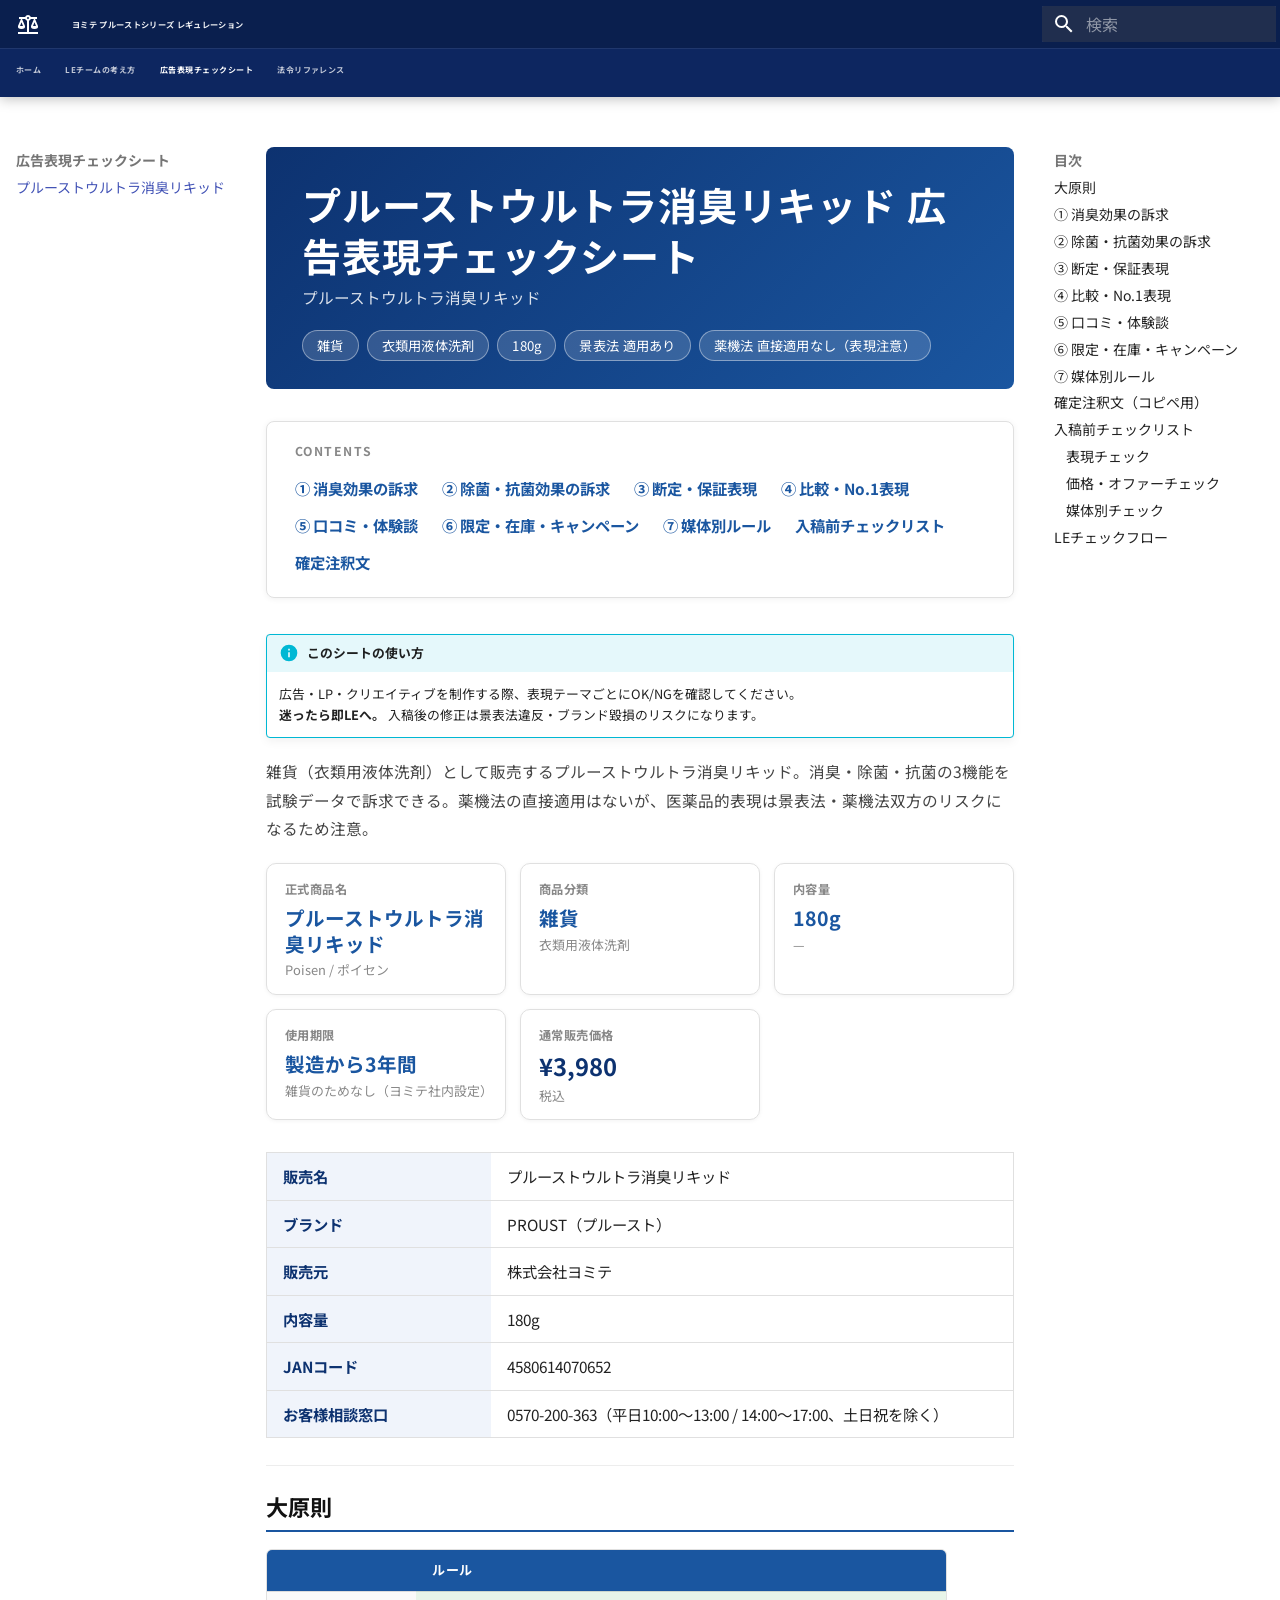
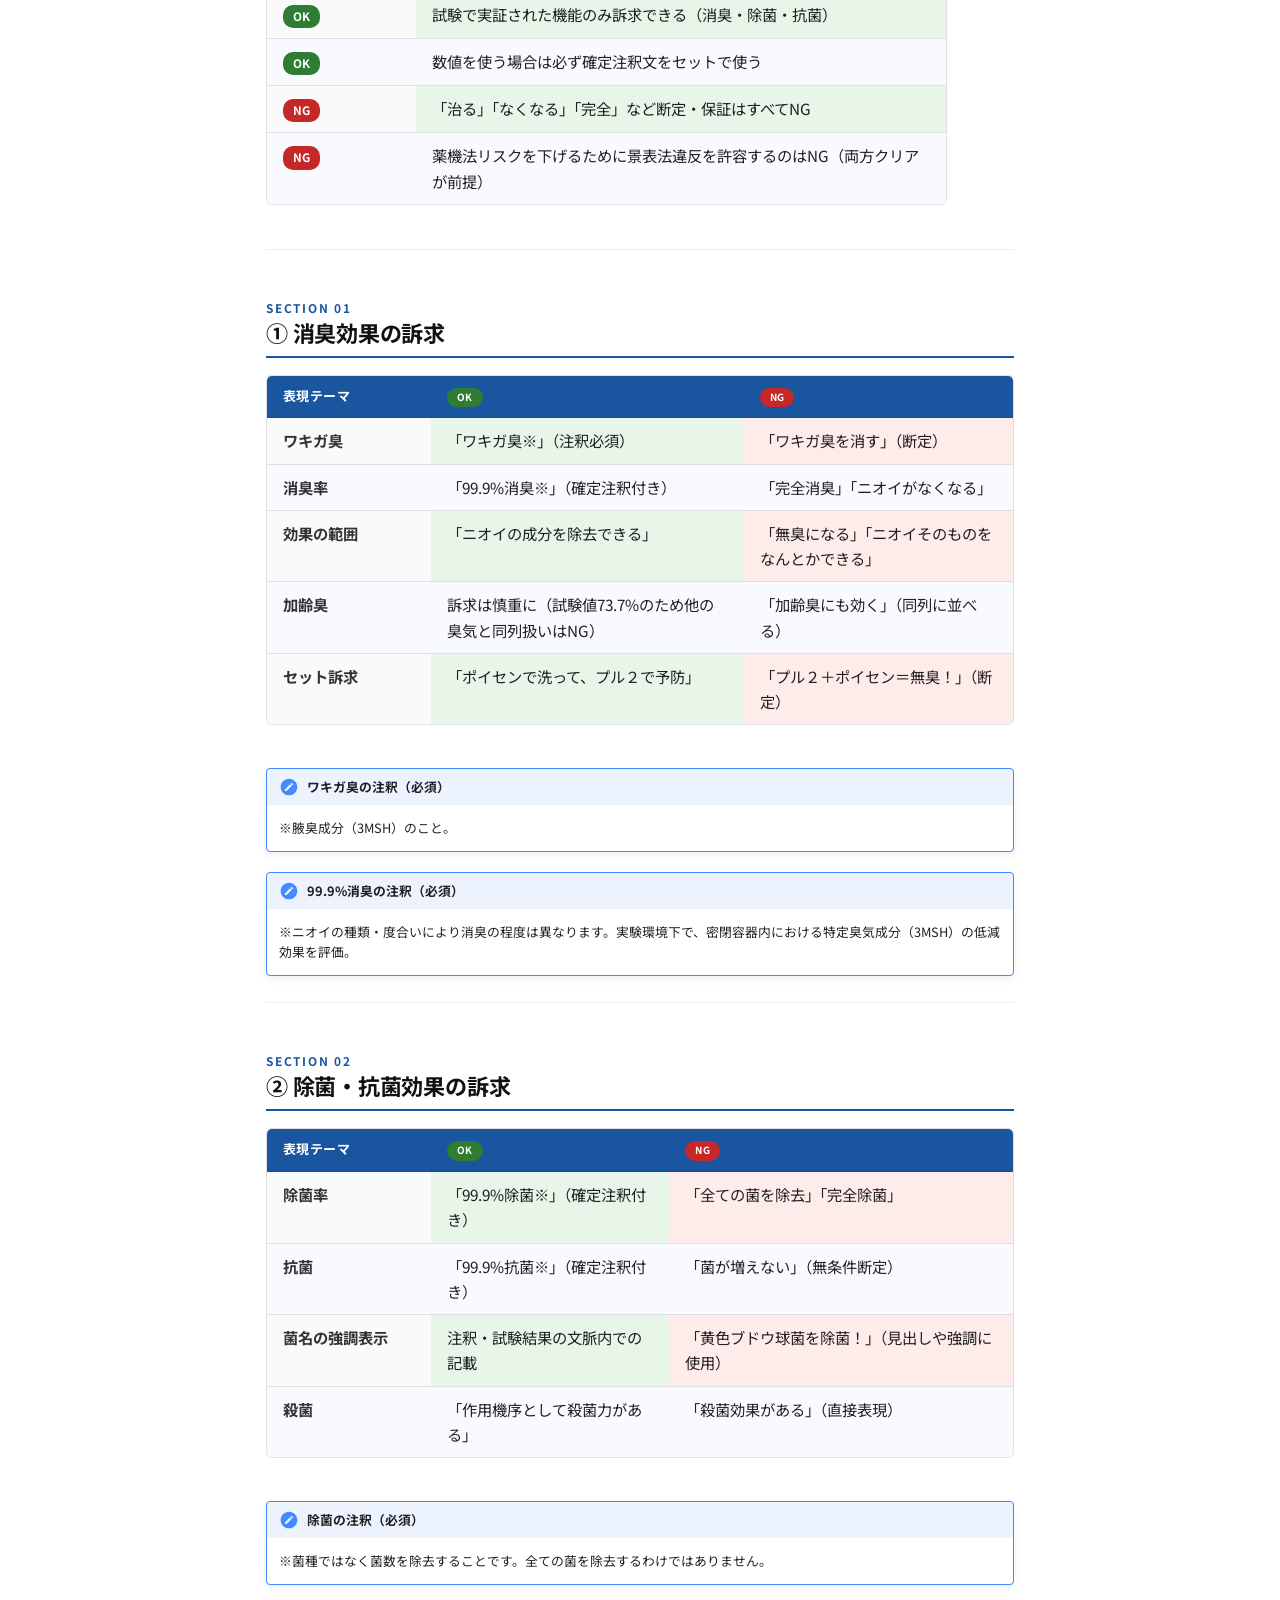
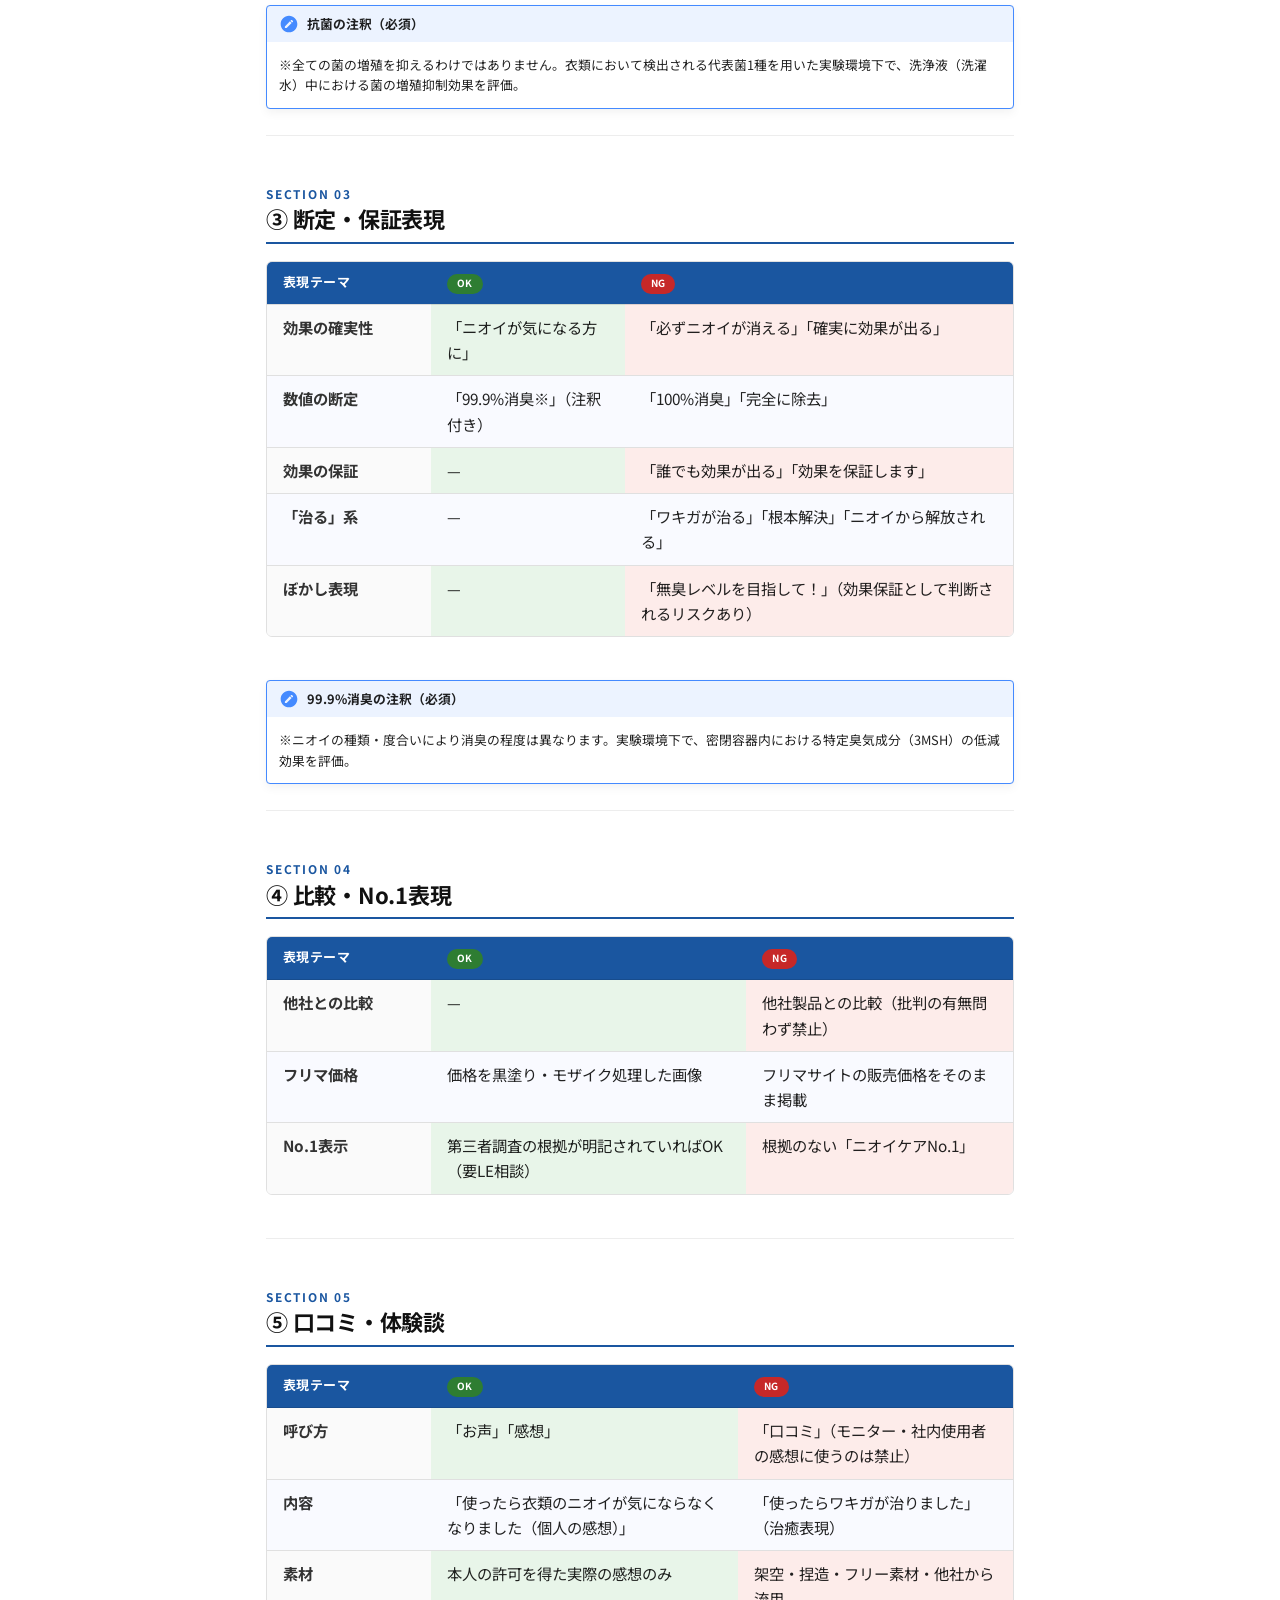
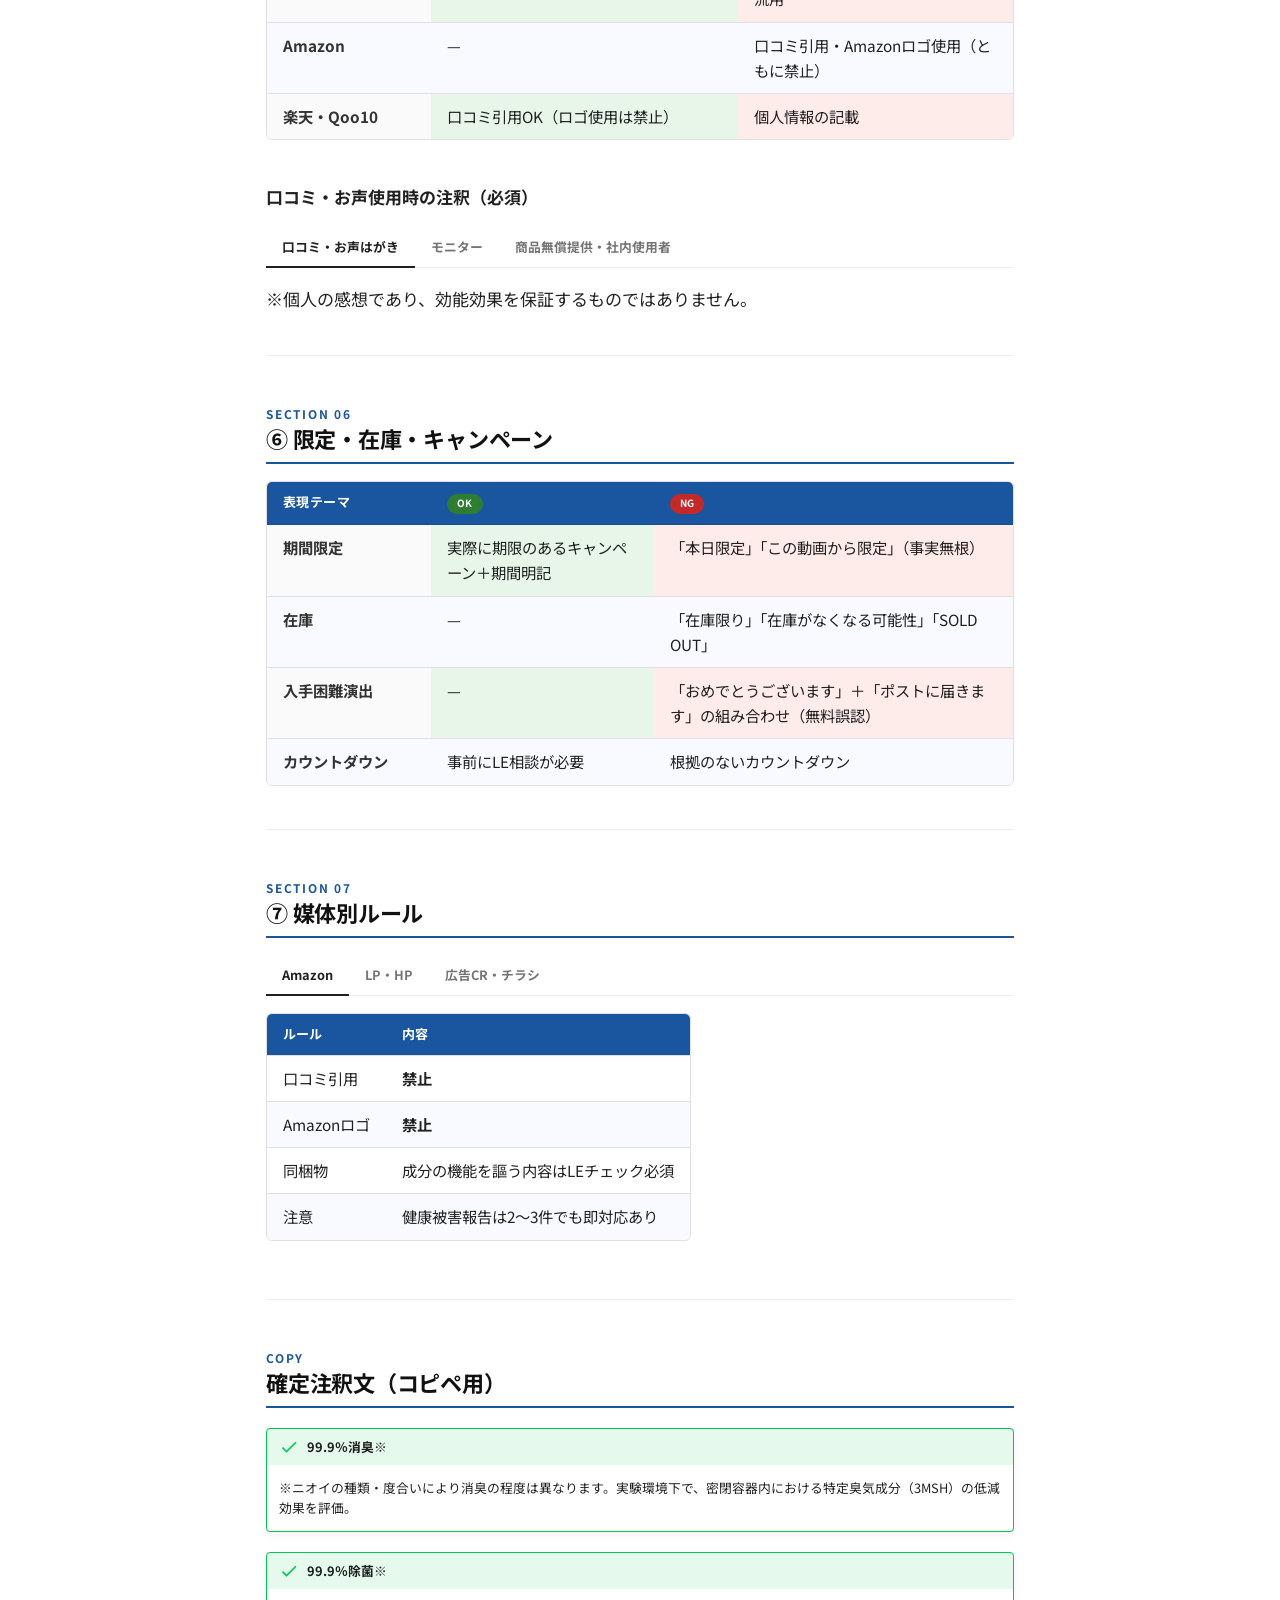
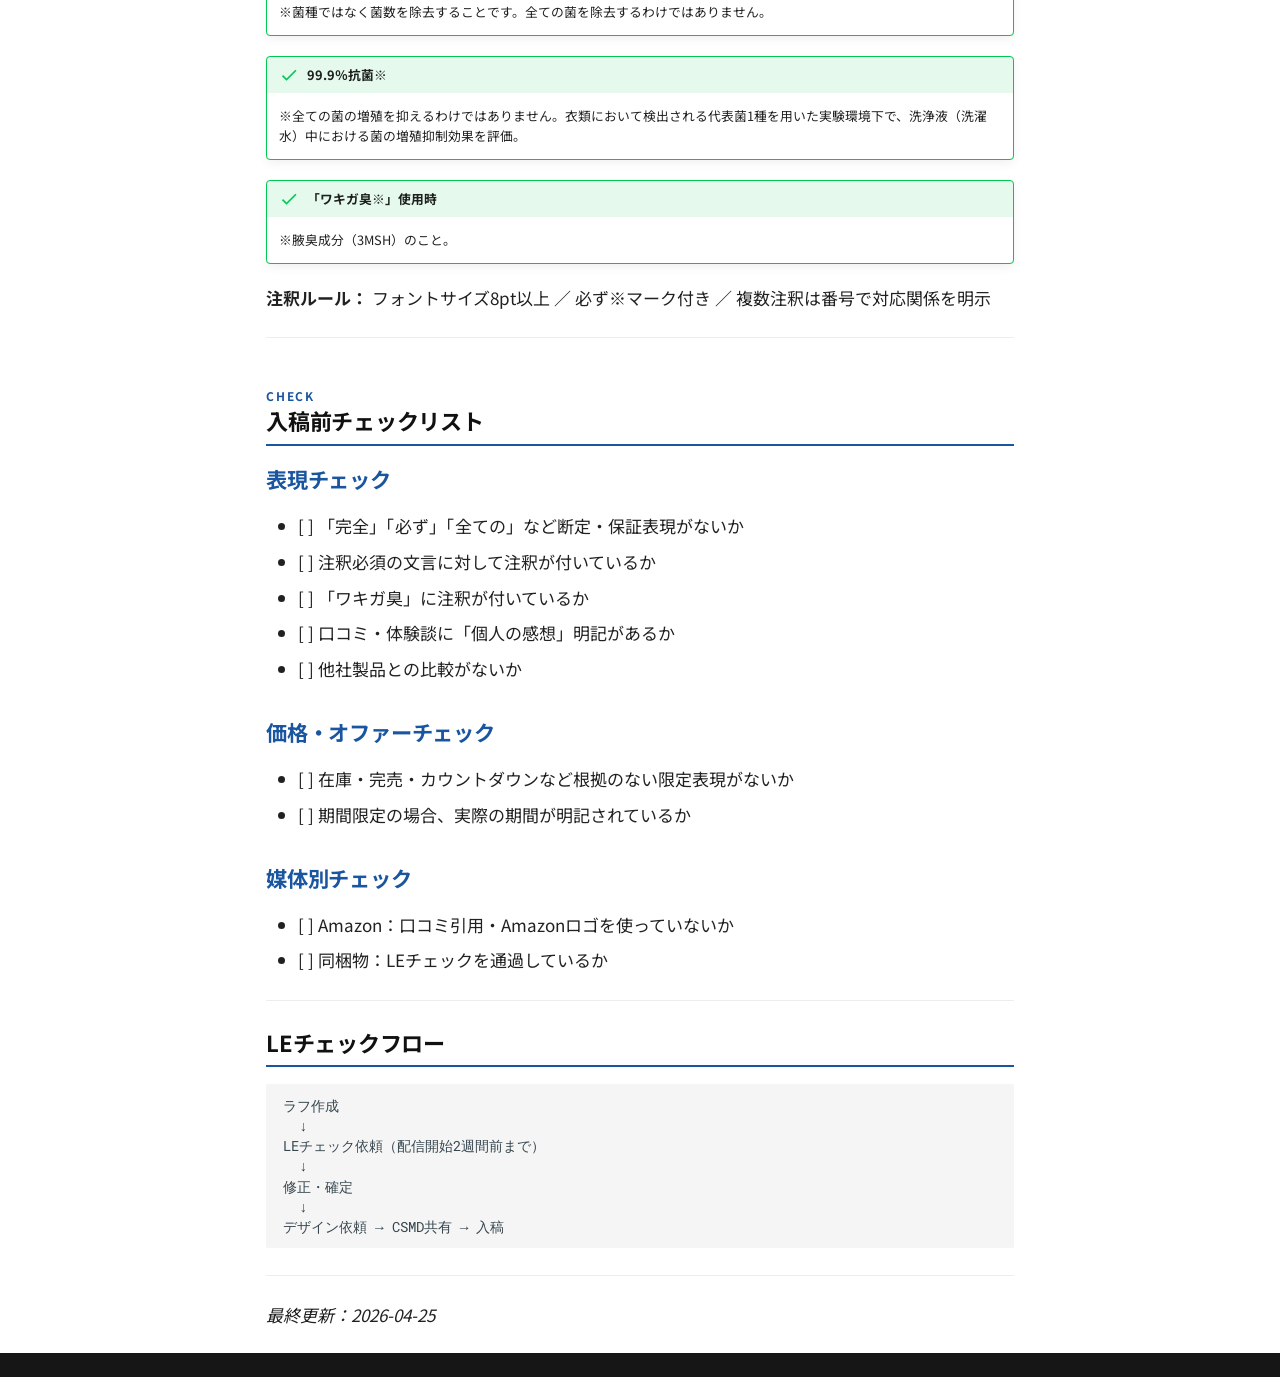
<file: products/poisen/index.html>
<!doctype html>
<html lang="ja" class="no-js">
  <head>
    
      <meta charset="utf-8">
      <meta name="viewport" content="width=device-width,initial-scale=1">
      
        <meta name="description" content="ヨミテ LE チームの法令・広告レギュレーション知識ベース（プルーストシリーズ）">
      
      
      
      
        <link rel="prev" href="../../le-philosophy/">
      
      
        <link rel="next" href="../../law/keihyohou/">
      
      
        
      
      
      <link rel="icon" href="../../assets/images/favicon.png">
      <meta name="generator" content="mkdocs-1.6.1, mkdocs-material-9.7.6">
    
    
      
        <title>プルーストウルトラ消臭リキッド - ヨミテ プルーストシリーズ レギュレーション</title>
      
    
    
      <link rel="stylesheet" href="../../assets/stylesheets/main.484c7ddc.min.css">
      
        
        <link rel="stylesheet" href="../../assets/stylesheets/palette.ab4e12ef.min.css">
      
      


    
    
      
    
    
      
        
        
        <link rel="preconnect" href="https://fonts.gstatic.com" crossorigin>
        <link rel="stylesheet" href="https://fonts.googleapis.com/css?family=Noto+Sans+JP:300,300i,400,400i,700,700i%7CRoboto+Mono:400,400i,700,700i&display=fallback">
        <style>:root{--md-text-font:"Noto Sans JP";--md-code-font:"Roboto Mono"}</style>
      
    
    
      <link rel="stylesheet" href="../../stylesheets/extra.css">
    
    <script>__md_scope=new URL("../..",location),__md_hash=e=>[...e].reduce(((e,_)=>(e<<5)-e+_.charCodeAt(0)),0),__md_get=(e,_=localStorage,t=__md_scope)=>JSON.parse(_.getItem(t.pathname+"."+e)),__md_set=(e,_,t=localStorage,a=__md_scope)=>{try{t.setItem(a.pathname+"."+e,JSON.stringify(_))}catch(e){}}</script>
    
      

    
    
  </head>
  
  
    
    
      
    
    
    
    
    <body dir="ltr" data-md-color-scheme="default" data-md-color-primary="indigo" data-md-color-accent="blue">
  
    
    <input class="md-toggle" data-md-toggle="drawer" type="checkbox" id="__drawer" autocomplete="off">
    <input class="md-toggle" data-md-toggle="search" type="checkbox" id="__search" autocomplete="off">
    <label class="md-overlay" for="__drawer"></label>
    <div data-md-component="skip">
      
        
        <a href="#_1" class="md-skip">
          コンテンツにスキップ
        </a>
      
    </div>
    <div data-md-component="announce">
      
    </div>
    
    
      

  

<header class="md-header md-header--shadow md-header--lifted" data-md-component="header">
  <nav class="md-header__inner md-grid" aria-label="ヘッダー">
    <a href="../.." title="ヨミテ プルーストシリーズ レギュレーション" class="md-header__button md-logo" aria-label="ヨミテ プルーストシリーズ レギュレーション" data-md-component="logo">
      
  
  <svg xmlns="http://www.w3.org/2000/svg" viewBox="0 0 24 24"><path d="M12 3c-1.27 0-2.4.8-2.82 2H3v2h1.95L2 14c-.47 2 1 3 3.5 3s4.06-1 3.5-3L6.05 7h3.12c.33.85.98 1.5 1.83 1.83V20H2v2h20v-2h-9V8.82c.85-.32 1.5-.97 1.82-1.82h3.13L15 14c-.47 2 1 3 3.5 3s4.06-1 3.5-3l-2.95-7H21V5h-6.17C14.4 3.8 13.27 3 12 3m0 2a1 1 0 0 1 1 1 1 1 0 0 1-1 1 1 1 0 0 1-1-1 1 1 0 0 1 1-1m-6.5 5.25L7 14H4zm13 0L20 14h-3z"/></svg>

    </a>
    <label class="md-header__button md-icon" for="__drawer">
      
      <svg xmlns="http://www.w3.org/2000/svg" viewBox="0 0 24 24"><path d="M3 6h18v2H3zm0 5h18v2H3zm0 5h18v2H3z"/></svg>
    </label>
    <div class="md-header__title" data-md-component="header-title">
      <div class="md-header__ellipsis">
        <div class="md-header__topic">
          <span class="md-ellipsis">
            ヨミテ プルーストシリーズ レギュレーション
          </span>
        </div>
        <div class="md-header__topic" data-md-component="header-topic">
          <span class="md-ellipsis">
            
              プルーストウルトラ消臭リキッド
            
          </span>
        </div>
      </div>
    </div>
    
      
        <form class="md-header__option" data-md-component="palette">
  
    
    
    
    <input class="md-option" data-md-color-media="" data-md-color-scheme="default" data-md-color-primary="indigo" data-md-color-accent="blue"  aria-hidden="true"  type="radio" name="__palette" id="__palette_0">
    
  
</form>
      
    
    
      <script>var palette=__md_get("__palette");if(palette&&palette.color){if("(prefers-color-scheme)"===palette.color.media){var media=matchMedia("(prefers-color-scheme: light)"),input=document.querySelector(media.matches?"[data-md-color-media='(prefers-color-scheme: light)']":"[data-md-color-media='(prefers-color-scheme: dark)']");palette.color.media=input.getAttribute("data-md-color-media"),palette.color.scheme=input.getAttribute("data-md-color-scheme"),palette.color.primary=input.getAttribute("data-md-color-primary"),palette.color.accent=input.getAttribute("data-md-color-accent")}for(var[key,value]of Object.entries(palette.color))document.body.setAttribute("data-md-color-"+key,value)}</script>
    
    
    
      
      
        <label class="md-header__button md-icon" for="__search">
          
          <svg xmlns="http://www.w3.org/2000/svg" viewBox="0 0 24 24"><path d="M9.5 3A6.5 6.5 0 0 1 16 9.5c0 1.61-.59 3.09-1.56 4.23l.27.27h.79l5 5-1.5 1.5-5-5v-.79l-.27-.27A6.52 6.52 0 0 1 9.5 16 6.5 6.5 0 0 1 3 9.5 6.5 6.5 0 0 1 9.5 3m0 2C7 5 5 7 5 9.5S7 14 9.5 14 14 12 14 9.5 12 5 9.5 5"/></svg>
        </label>
        <div class="md-search" data-md-component="search" role="dialog">
  <label class="md-search__overlay" for="__search"></label>
  <div class="md-search__inner" role="search">
    <form class="md-search__form" name="search">
      <input type="text" class="md-search__input" name="query" aria-label="検索" placeholder="検索" autocapitalize="off" autocorrect="off" autocomplete="off" spellcheck="false" data-md-component="search-query" required>
      <label class="md-search__icon md-icon" for="__search">
        
        <svg xmlns="http://www.w3.org/2000/svg" viewBox="0 0 24 24"><path d="M9.5 3A6.5 6.5 0 0 1 16 9.5c0 1.61-.59 3.09-1.56 4.23l.27.27h.79l5 5-1.5 1.5-5-5v-.79l-.27-.27A6.52 6.52 0 0 1 9.5 16 6.5 6.5 0 0 1 3 9.5 6.5 6.5 0 0 1 9.5 3m0 2C7 5 5 7 5 9.5S7 14 9.5 14 14 12 14 9.5 12 5 9.5 5"/></svg>
        
        <svg xmlns="http://www.w3.org/2000/svg" viewBox="0 0 24 24"><path d="M20 11v2H8l5.5 5.5-1.42 1.42L4.16 12l7.92-7.92L13.5 5.5 8 11z"/></svg>
      </label>
      <nav class="md-search__options" aria-label="検索">
        
          <a href="javascript:void(0)" class="md-search__icon md-icon" title="共有" aria-label="共有" data-clipboard data-clipboard-text="" data-md-component="search-share" tabindex="-1">
            
            <svg xmlns="http://www.w3.org/2000/svg" viewBox="0 0 24 24"><path d="M18 16.08c-.76 0-1.44.3-1.96.77L8.91 12.7c.05-.23.09-.46.09-.7s-.04-.47-.09-.7l7.05-4.11c.54.5 1.25.81 2.04.81a3 3 0 0 0 3-3 3 3 0 0 0-3-3 3 3 0 0 0-3 3c0 .24.04.47.09.7L8.04 9.81C7.5 9.31 6.79 9 6 9a3 3 0 0 0-3 3 3 3 0 0 0 3 3c.79 0 1.5-.31 2.04-.81l7.12 4.15c-.05.21-.08.43-.08.66 0 1.61 1.31 2.91 2.92 2.91s2.92-1.3 2.92-2.91A2.92 2.92 0 0 0 18 16.08"/></svg>
          </a>
        
        <button type="reset" class="md-search__icon md-icon" title="クリア" aria-label="クリア" tabindex="-1">
          
          <svg xmlns="http://www.w3.org/2000/svg" viewBox="0 0 24 24"><path d="M19 6.41 17.59 5 12 10.59 6.41 5 5 6.41 10.59 12 5 17.59 6.41 19 12 13.41 17.59 19 19 17.59 13.41 12z"/></svg>
        </button>
      </nav>
      
    </form>
    <div class="md-search__output">
      <div class="md-search__scrollwrap" tabindex="0" data-md-scrollfix>
        <div class="md-search-result" data-md-component="search-result">
          <div class="md-search-result__meta">
            検索を初期化
          </div>
          <ol class="md-search-result__list" role="presentation"></ol>
        </div>
      </div>
    </div>
  </div>
</div>
      
    
    
  </nav>
  
    
      
<nav class="md-tabs" aria-label="タブ" data-md-component="tabs">
  <div class="md-grid">
    <ul class="md-tabs__list">
      
        
  
  
  
  
    <li class="md-tabs__item">
      <a href="../.." class="md-tabs__link">
        
  
  
    
  
  ホーム

      </a>
    </li>
  

      
        
  
  
  
  
    <li class="md-tabs__item">
      <a href="../../le-philosophy/" class="md-tabs__link">
        
  
  
    
  
  LEチームの考え方

      </a>
    </li>
  

      
        
  
  
  
    
  
  
    
    
      <li class="md-tabs__item md-tabs__item--active">
        <a href="./" class="md-tabs__link">
          
  
  
  広告表現チェックシート

        </a>
      </li>
    
  

      
        
  
  
  
  
    
    
      <li class="md-tabs__item">
        <a href="../../law/keihyohou/" class="md-tabs__link">
          
  
  
  法令リファレンス

        </a>
      </li>
    
  

      
    </ul>
  </div>
</nav>
    
  
</header>
    
    <div class="md-container" data-md-component="container">
      
      
        
      
      <main class="md-main" data-md-component="main">
        <div class="md-main__inner md-grid">
          
            
              
              <div class="md-sidebar md-sidebar--primary" data-md-component="sidebar" data-md-type="navigation" >
                <div class="md-sidebar__scrollwrap">
                  <div class="md-sidebar__inner">
                    


  


<nav class="md-nav md-nav--primary md-nav--lifted" aria-label="ナビゲーション" data-md-level="0">
  <label class="md-nav__title" for="__drawer">
    <a href="../.." title="ヨミテ プルーストシリーズ レギュレーション" class="md-nav__button md-logo" aria-label="ヨミテ プルーストシリーズ レギュレーション" data-md-component="logo">
      
  
  <svg xmlns="http://www.w3.org/2000/svg" viewBox="0 0 24 24"><path d="M12 3c-1.27 0-2.4.8-2.82 2H3v2h1.95L2 14c-.47 2 1 3 3.5 3s4.06-1 3.5-3L6.05 7h3.12c.33.85.98 1.5 1.83 1.83V20H2v2h20v-2h-9V8.82c.85-.32 1.5-.97 1.82-1.82h3.13L15 14c-.47 2 1 3 3.5 3s4.06-1 3.5-3l-2.95-7H21V5h-6.17C14.4 3.8 13.27 3 12 3m0 2a1 1 0 0 1 1 1 1 1 0 0 1-1 1 1 1 0 0 1-1-1 1 1 0 0 1 1-1m-6.5 5.25L7 14H4zm13 0L20 14h-3z"/></svg>

    </a>
    ヨミテ プルーストシリーズ レギュレーション
  </label>
  
  <ul class="md-nav__list" data-md-scrollfix>
    
      
      
  
  
  
  
    <li class="md-nav__item">
      <a href="../.." class="md-nav__link">
        
  
  
  <span class="md-ellipsis">
    
  
    ホーム
  

    
  </span>
  
  

      </a>
    </li>
  

    
      
      
  
  
  
  
    <li class="md-nav__item">
      <a href="../../le-philosophy/" class="md-nav__link">
        
  
  
  <span class="md-ellipsis">
    
  
    LEチームの考え方
  

    
  </span>
  
  

      </a>
    </li>
  

    
      
      
  
  
    
  
  
  
    
    
    
    
      
        
        
      
      
        
      
    
    
    <li class="md-nav__item md-nav__item--active md-nav__item--section md-nav__item--nested">
      
        
        
        <input class="md-nav__toggle md-toggle " type="checkbox" id="__nav_3" checked>
        
          
          <label class="md-nav__link" for="__nav_3" id="__nav_3_label" tabindex="">
            
  
  
  <span class="md-ellipsis">
    
  
    広告表現チェックシート
  

    
  </span>
  
  

            <span class="md-nav__icon md-icon"></span>
          </label>
        
        <nav class="md-nav" data-md-level="1" aria-labelledby="__nav_3_label" aria-expanded="true">
          <label class="md-nav__title" for="__nav_3">
            <span class="md-nav__icon md-icon"></span>
            
  
    広告表現チェックシート
  

          </label>
          <ul class="md-nav__list" data-md-scrollfix>
            
              
                
  
  
    
  
  
  
    <li class="md-nav__item md-nav__item--active">
      
      <input class="md-nav__toggle md-toggle" type="checkbox" id="__toc">
      
      
        
      
      
        <label class="md-nav__link md-nav__link--active" for="__toc">
          
  
  
  <span class="md-ellipsis">
    
  
    プルーストウルトラ消臭リキッド
  

    
  </span>
  
  

          <span class="md-nav__icon md-icon"></span>
        </label>
      
      <a href="./" class="md-nav__link md-nav__link--active">
        
  
  
  <span class="md-ellipsis">
    
  
    プルーストウルトラ消臭リキッド
  

    
  </span>
  
  

      </a>
      
        

<nav class="md-nav md-nav--secondary" aria-label="目次">
  
  
  
    
  
  
    <label class="md-nav__title" for="__toc">
      <span class="md-nav__icon md-icon"></span>
      目次
    </label>
    <ul class="md-nav__list" data-md-component="toc" data-md-scrollfix>
      
        <li class="md-nav__item">
  <a href="#_2" class="md-nav__link">
    <span class="md-ellipsis">
      
        大原則
      
    </span>
  </a>
  
</li>
      
        <li class="md-nav__item">
  <a href="#1" class="md-nav__link">
    <span class="md-ellipsis">
      
        ① 消臭効果の訴求
      
    </span>
  </a>
  
</li>
      
        <li class="md-nav__item">
  <a href="#2" class="md-nav__link">
    <span class="md-ellipsis">
      
        ② 除菌・抗菌効果の訴求
      
    </span>
  </a>
  
</li>
      
        <li class="md-nav__item">
  <a href="#3" class="md-nav__link">
    <span class="md-ellipsis">
      
        ③ 断定・保証表現
      
    </span>
  </a>
  
</li>
      
        <li class="md-nav__item">
  <a href="#4-no1" class="md-nav__link">
    <span class="md-ellipsis">
      
        ④ 比較・No.1表現
      
    </span>
  </a>
  
</li>
      
        <li class="md-nav__item">
  <a href="#5" class="md-nav__link">
    <span class="md-ellipsis">
      
        ⑤ 口コミ・体験談
      
    </span>
  </a>
  
</li>
      
        <li class="md-nav__item">
  <a href="#6" class="md-nav__link">
    <span class="md-ellipsis">
      
        ⑥ 限定・在庫・キャンペーン
      
    </span>
  </a>
  
</li>
      
        <li class="md-nav__item">
  <a href="#7" class="md-nav__link">
    <span class="md-ellipsis">
      
        ⑦ 媒体別ルール
      
    </span>
  </a>
  
</li>
      
        <li class="md-nav__item">
  <a href="#_3" class="md-nav__link">
    <span class="md-ellipsis">
      
        確定注釈文（コピペ用）
      
    </span>
  </a>
  
</li>
      
        <li class="md-nav__item">
  <a href="#_4" class="md-nav__link">
    <span class="md-ellipsis">
      
        入稿前チェックリスト
      
    </span>
  </a>
  
    <nav class="md-nav" aria-label="入稿前チェックリスト">
      <ul class="md-nav__list">
        
          <li class="md-nav__item">
  <a href="#_5" class="md-nav__link">
    <span class="md-ellipsis">
      
        表現チェック
      
    </span>
  </a>
  
</li>
        
          <li class="md-nav__item">
  <a href="#_6" class="md-nav__link">
    <span class="md-ellipsis">
      
        価格・オファーチェック
      
    </span>
  </a>
  
</li>
        
          <li class="md-nav__item">
  <a href="#_7" class="md-nav__link">
    <span class="md-ellipsis">
      
        媒体別チェック
      
    </span>
  </a>
  
</li>
        
      </ul>
    </nav>
  
</li>
      
        <li class="md-nav__item">
  <a href="#le" class="md-nav__link">
    <span class="md-ellipsis">
      
        LEチェックフロー
      
    </span>
  </a>
  
</li>
      
    </ul>
  
</nav>
      
    </li>
  

              
            
          </ul>
        </nav>
      
    </li>
  

    
      
      
  
  
  
  
    
    
    
    
      
      
        
      
    
    
    <li class="md-nav__item md-nav__item--nested">
      
        
        
        <input class="md-nav__toggle md-toggle " type="checkbox" id="__nav_4" >
        
          
          <label class="md-nav__link" for="__nav_4" id="__nav_4_label" tabindex="0">
            
  
  
  <span class="md-ellipsis">
    
  
    法令リファレンス
  

    
  </span>
  
  

            <span class="md-nav__icon md-icon"></span>
          </label>
        
        <nav class="md-nav" data-md-level="1" aria-labelledby="__nav_4_label" aria-expanded="false">
          <label class="md-nav__title" for="__nav_4">
            <span class="md-nav__icon md-icon"></span>
            
  
    法令リファレンス
  

          </label>
          <ul class="md-nav__list" data-md-scrollfix>
            
              
                
  
  
  
  
    <li class="md-nav__item">
      <a href="../../law/keihyohou/" class="md-nav__link">
        
  
  
  <span class="md-ellipsis">
    
  
    景表法
  

    
  </span>
  
  

      </a>
    </li>
  

              
            
              
                
  
  
  
  
    <li class="md-nav__item">
      <a href="../../law/yakki/" class="md-nav__link">
        
  
  
  <span class="md-ellipsis">
    
  
    薬機法
  

    
  </span>
  
  

      </a>
    </li>
  

              
            
              
                
  
  
  
  
    <li class="md-nav__item">
      <a href="../../law/tokushohou/" class="md-nav__link">
        
  
  
  <span class="md-ellipsis">
    
  
    特商法
  

    
  </span>
  
  

      </a>
    </li>
  

              
            
          </ul>
        </nav>
      
    </li>
  

    
  </ul>
</nav>
                  </div>
                </div>
              </div>
            
            
              
              <div class="md-sidebar md-sidebar--secondary" data-md-component="sidebar" data-md-type="toc" >
                <div class="md-sidebar__scrollwrap">
                  <div class="md-sidebar__inner">
                    

<nav class="md-nav md-nav--secondary" aria-label="目次">
  
  
  
    
  
  
    <label class="md-nav__title" for="__toc">
      <span class="md-nav__icon md-icon"></span>
      目次
    </label>
    <ul class="md-nav__list" data-md-component="toc" data-md-scrollfix>
      
        <li class="md-nav__item">
  <a href="#_2" class="md-nav__link">
    <span class="md-ellipsis">
      
        大原則
      
    </span>
  </a>
  
</li>
      
        <li class="md-nav__item">
  <a href="#1" class="md-nav__link">
    <span class="md-ellipsis">
      
        ① 消臭効果の訴求
      
    </span>
  </a>
  
</li>
      
        <li class="md-nav__item">
  <a href="#2" class="md-nav__link">
    <span class="md-ellipsis">
      
        ② 除菌・抗菌効果の訴求
      
    </span>
  </a>
  
</li>
      
        <li class="md-nav__item">
  <a href="#3" class="md-nav__link">
    <span class="md-ellipsis">
      
        ③ 断定・保証表現
      
    </span>
  </a>
  
</li>
      
        <li class="md-nav__item">
  <a href="#4-no1" class="md-nav__link">
    <span class="md-ellipsis">
      
        ④ 比較・No.1表現
      
    </span>
  </a>
  
</li>
      
        <li class="md-nav__item">
  <a href="#5" class="md-nav__link">
    <span class="md-ellipsis">
      
        ⑤ 口コミ・体験談
      
    </span>
  </a>
  
</li>
      
        <li class="md-nav__item">
  <a href="#6" class="md-nav__link">
    <span class="md-ellipsis">
      
        ⑥ 限定・在庫・キャンペーン
      
    </span>
  </a>
  
</li>
      
        <li class="md-nav__item">
  <a href="#7" class="md-nav__link">
    <span class="md-ellipsis">
      
        ⑦ 媒体別ルール
      
    </span>
  </a>
  
</li>
      
        <li class="md-nav__item">
  <a href="#_3" class="md-nav__link">
    <span class="md-ellipsis">
      
        確定注釈文（コピペ用）
      
    </span>
  </a>
  
</li>
      
        <li class="md-nav__item">
  <a href="#_4" class="md-nav__link">
    <span class="md-ellipsis">
      
        入稿前チェックリスト
      
    </span>
  </a>
  
    <nav class="md-nav" aria-label="入稿前チェックリスト">
      <ul class="md-nav__list">
        
          <li class="md-nav__item">
  <a href="#_5" class="md-nav__link">
    <span class="md-ellipsis">
      
        表現チェック
      
    </span>
  </a>
  
</li>
        
          <li class="md-nav__item">
  <a href="#_6" class="md-nav__link">
    <span class="md-ellipsis">
      
        価格・オファーチェック
      
    </span>
  </a>
  
</li>
        
          <li class="md-nav__item">
  <a href="#_7" class="md-nav__link">
    <span class="md-ellipsis">
      
        媒体別チェック
      
    </span>
  </a>
  
</li>
        
      </ul>
    </nav>
  
</li>
      
        <li class="md-nav__item">
  <a href="#le" class="md-nav__link">
    <span class="md-ellipsis">
      
        LEチェックフロー
      
    </span>
  </a>
  
</li>
      
    </ul>
  
</nav>
                  </div>
                </div>
              </div>
            
          
          
            <div class="md-content" data-md-component="content">
              
              <article class="md-content__inner md-typeset">
                
                  



<div class="product-header">
<h1 id="_1">プルーストウルトラ消臭リキッド  広告表現チェックシート<a class="headerlink" href="#_1" title="Permanent link">&para;</a></h1>
<div class="subtitle">プルーストウルトラ消臭リキッド</div>
<div class="product-tags">
  <span class="product-tag">雑貨</span>
  <span class="product-tag">衣類用液体洗剤</span>
  <span class="product-tag">180g</span>
  <span class="product-tag">景表法 適用あり</span>
  <span class="product-tag">薬機法 直接適用なし（表現注意）</span>
</div>
</div>
<div class="contents-card">
<div class="contents-title">CONTENTS</div>
<div class="contents-links">
  <a href="#section1">① 消臭効果の訴求</a>
  <a href="#section2">② 除菌・抗菌効果の訴求</a>
  <a href="#section3">③ 断定・保証表現</a>
  <a href="#section4">④ 比較・No.1表現</a>
  <a href="#section5">⑤ 口コミ・体験談</a>
  <a href="#section6">⑥ 限定・在庫・キャンペーン</a>
  <a href="#section7">⑦ 媒体別ルール</a>
  <a href="#checklist">入稿前チェックリスト</a>
  <a href="#annotations">確定注釈文</a>
</div>
</div>

<div class="admonition info">
<p class="admonition-title">このシートの使い方</p>
<p>広告・LP・クリエイティブを制作する際、表現テーマごとにOK/NGを確認してください。<br />
<strong>迷ったら即LEへ。</strong> 入稿後の修正は景表法違反・ブランド毀損のリスクになります。</p>
</div>
<div class="product-overview">
<div class="product-overview-desc">雑貨（衣類用液体洗剤）として販売するプルーストウルトラ消臭リキッド。消臭・除菌・抗菌の3機能を試験データで訴求できる。薬機法の直接適用はないが、医薬品的表現は景表法・薬機法双方のリスクになるため注意。</div>
<div class="product-info-grid">
  <div class="product-info-card">
    <div class="card-label">正式商品名</div>
    <div class="card-value">プルーストウルトラ消臭リキッド</div>
    <div class="card-sub">Poisen / ポイセン</div>
  </div>
  <div class="product-info-card">
    <div class="card-label">商品分類</div>
    <div class="card-value">雑貨</div>
    <div class="card-sub">衣類用液体洗剤</div>
  </div>
  <div class="product-info-card">
    <div class="card-label">内容量</div>
    <div class="card-value">180g</div>
    <div class="card-sub">—</div>
  </div>
  <div class="product-info-card">
    <div class="card-label">使用期限</div>
    <div class="card-value">製造から3年間</div>
    <div class="card-sub">雑貨のためなし（ヨミテ社内設定）</div>
  </div>
  <div class="product-info-card">
    <div class="card-label">通常販売価格</div>
    <div class="card-value price">¥3,980</div>
    <div class="card-sub">税込</div>
  </div>
</div>
</div>

<table class="info-table" style="margin-top:20px;">
  <tr><td>販売名</td><td>プルーストウルトラ消臭リキッド</td></tr>
  <tr><td>ブランド</td><td>PROUST（プルースト）</td></tr>
  <tr><td>販売元</td><td>株式会社ヨミテ</td></tr>
  <tr><td>内容量</td><td>180g</td></tr>
  <tr><td>JANコード</td><td>4580614070652</td></tr>
  <tr><td>お客様相談窓口</td><td>0570-200-363（平日10:00〜13:00 / 14:00〜17:00、土日祝を除く）</td></tr>
</table>

<hr />
<h2 id="_2">大原則<a class="headerlink" href="#_2" title="Permanent link">&para;</a></h2>
<div class="okng-table">
<table>
<thead>
<tr>
<th></th>
<th>ルール</th>
</tr>
</thead>
<tbody>
<tr>
<td><span class="badge-ok">OK</span></td>
<td>試験で実証された機能のみ訴求できる（消臭・除菌・抗菌）</td>
</tr>
<tr>
<td><span class="badge-ok">OK</span></td>
<td>数値を使う場合は必ず確定注釈文をセットで使う</td>
</tr>
<tr>
<td><span class="badge-ng">NG</span></td>
<td>「治る」「なくなる」「完全」など断定・保証はすべてNG</td>
</tr>
<tr>
<td><span class="badge-ng">NG</span></td>
<td>薬機法リスクを下げるために景表法違反を許容するのはNG（両方クリアが前提）</td>
</tr>
</tbody>
</table>
</div>
<hr />
<div class="section-label" id="section1">SECTION 01</div>

<h2 id="1">① 消臭効果の訴求<a class="headerlink" href="#1" title="Permanent link">&para;</a></h2>
<div class="okng-table">
<table>
<thead>
<tr>
<th>表現テーマ</th>
<th><span class="badge-ok">OK</span></th>
<th><span class="badge-ng">NG</span></th>
</tr>
</thead>
<tbody>
<tr>
<td>ワキガ臭</td>
<td>「ワキガ臭※」（注釈必須）</td>
<td>「ワキガ臭を消す」（断定）</td>
</tr>
<tr>
<td>消臭率</td>
<td>「99.9%消臭※」（確定注釈付き）</td>
<td>「完全消臭」「ニオイがなくなる」</td>
</tr>
<tr>
<td>効果の範囲</td>
<td>「ニオイの成分を除去できる」</td>
<td>「無臭になる」「ニオイそのものをなんとかできる」</td>
</tr>
<tr>
<td>加齢臭</td>
<td>訴求は慎重に（試験値73.7%のため他の臭気と同列扱いはNG）</td>
<td>「加齢臭にも効く」（同列に並べる）</td>
</tr>
<tr>
<td>セット訴求</td>
<td>「ポイセンで洗って、プル２で予防」</td>
<td>「プル２＋ポイセン＝無臭！」（断定）</td>
</tr>
</tbody>
</table>
</div>
<div class="admonition note">
<p class="admonition-title">ワキガ臭の注釈（必須）</p>
<p>※腋臭成分（3MSH）のこと。</p>
</div>
<div class="admonition note">
<p class="admonition-title">99.9%消臭の注釈（必須）</p>
<p>※ニオイの種類・度合いにより消臭の程度は異なります。実験環境下で、密閉容器内における特定臭気成分（3MSH）の低減効果を評価。</p>
</div>
<hr />
<div class="section-label" id="section2">SECTION 02</div>

<h2 id="2">② 除菌・抗菌効果の訴求<a class="headerlink" href="#2" title="Permanent link">&para;</a></h2>
<div class="okng-table">
<table>
<thead>
<tr>
<th>表現テーマ</th>
<th><span class="badge-ok">OK</span></th>
<th><span class="badge-ng">NG</span></th>
</tr>
</thead>
<tbody>
<tr>
<td>除菌率</td>
<td>「99.9%除菌※」（確定注釈付き）</td>
<td>「全ての菌を除去」「完全除菌」</td>
</tr>
<tr>
<td>抗菌</td>
<td>「99.9%抗菌※」（確定注釈付き）</td>
<td>「菌が増えない」（無条件断定）</td>
</tr>
<tr>
<td>菌名の強調表示</td>
<td>注釈・試験結果の文脈内での記載</td>
<td>「黄色ブドウ球菌を除菌！」（見出しや強調に使用）</td>
</tr>
<tr>
<td>殺菌</td>
<td>「作用機序として殺菌力がある」</td>
<td>「殺菌効果がある」（直接表現）</td>
</tr>
</tbody>
</table>
</div>
<div class="admonition note">
<p class="admonition-title">除菌の注釈（必須）</p>
<p>※菌種ではなく菌数を除去することです。全ての菌を除去するわけではありません。</p>
</div>
<div class="admonition note">
<p class="admonition-title">抗菌の注釈（必須）</p>
<p>※全ての菌の増殖を抑えるわけではありません。衣類において検出される代表菌1種を用いた実験環境下で、洗浄液（洗濯水）中における菌の増殖抑制効果を評価。</p>
</div>
<hr />
<div class="section-label" id="section3">SECTION 03</div>

<h2 id="3">③ 断定・保証表現<a class="headerlink" href="#3" title="Permanent link">&para;</a></h2>
<div class="okng-table">
<table>
<thead>
<tr>
<th>表現テーマ</th>
<th><span class="badge-ok">OK</span></th>
<th><span class="badge-ng">NG</span></th>
</tr>
</thead>
<tbody>
<tr>
<td>効果の確実性</td>
<td>「ニオイが気になる方に」</td>
<td>「必ずニオイが消える」「確実に効果が出る」</td>
</tr>
<tr>
<td>数値の断定</td>
<td>「99.9%消臭※」（注釈付き）</td>
<td>「100%消臭」「完全に除去」</td>
</tr>
<tr>
<td>効果の保証</td>
<td>—</td>
<td>「誰でも効果が出る」「効果を保証します」</td>
</tr>
<tr>
<td>「治る」系</td>
<td>—</td>
<td>「ワキガが治る」「根本解決」「ニオイから解放される」</td>
</tr>
<tr>
<td>ぼかし表現</td>
<td>—</td>
<td>「無臭レベルを目指して！」（効果保証として判断されるリスクあり）</td>
</tr>
</tbody>
</table>
</div>
<div class="admonition note">
<p class="admonition-title">99.9%消臭の注釈（必須）</p>
<p>※ニオイの種類・度合いにより消臭の程度は異なります。実験環境下で、密閉容器内における特定臭気成分（3MSH）の低減効果を評価。</p>
</div>
<hr />
<div class="section-label" id="section4">SECTION 04</div>

<h2 id="4-no1">④ 比較・No.1表現<a class="headerlink" href="#4-no1" title="Permanent link">&para;</a></h2>
<div class="okng-table">
<table>
<thead>
<tr>
<th>表現テーマ</th>
<th><span class="badge-ok">OK</span></th>
<th><span class="badge-ng">NG</span></th>
</tr>
</thead>
<tbody>
<tr>
<td>他社との比較</td>
<td>—</td>
<td>他社製品との比較（批判の有無問わず禁止）</td>
</tr>
<tr>
<td>フリマ価格</td>
<td>価格を黒塗り・モザイク処理した画像</td>
<td>フリマサイトの販売価格をそのまま掲載</td>
</tr>
<tr>
<td>No.1表示</td>
<td>第三者調査の根拠が明記されていればOK（要LE相談）</td>
<td>根拠のない「ニオイケアNo.1」</td>
</tr>
</tbody>
</table>
</div>
<hr />
<div class="section-label" id="section5">SECTION 05</div>

<h2 id="5">⑤ 口コミ・体験談<a class="headerlink" href="#5" title="Permanent link">&para;</a></h2>
<div class="okng-table">
<table>
<thead>
<tr>
<th>表現テーマ</th>
<th><span class="badge-ok">OK</span></th>
<th><span class="badge-ng">NG</span></th>
</tr>
</thead>
<tbody>
<tr>
<td>呼び方</td>
<td>「お声」「感想」</td>
<td>「口コミ」（モニター・社内使用者の感想に使うのは禁止）</td>
</tr>
<tr>
<td>内容</td>
<td>「使ったら衣類のニオイが気にならなくなりました（個人の感想）」</td>
<td>「使ったらワキガが治りました」（治癒表現）</td>
</tr>
<tr>
<td>素材</td>
<td>本人の許可を得た実際の感想のみ</td>
<td>架空・捏造・フリー素材・他社から流用</td>
</tr>
<tr>
<td>Amazon</td>
<td>—</td>
<td>口コミ引用・Amazonロゴ使用（ともに禁止）</td>
</tr>
<tr>
<td>楽天・Qoo10</td>
<td>口コミ引用OK（ロゴ使用は禁止）</td>
<td>個人情報の記載</td>
</tr>
</tbody>
</table>
</div>
<p><strong>口コミ・お声使用時の注釈（必須）</strong></p>
<div class="tabbed-set tabbed-alternate" data-tabs="1:3"><input checked="checked" id="__tabbed_1_1" name="__tabbed_1" type="radio" /><input id="__tabbed_1_2" name="__tabbed_1" type="radio" /><input id="__tabbed_1_3" name="__tabbed_1" type="radio" /><div class="tabbed-labels"><label for="__tabbed_1_1">口コミ・お声はがき</label><label for="__tabbed_1_2">モニター</label><label for="__tabbed_1_3">商品無償提供・社内使用者</label></div>
<div class="tabbed-content">
<div class="tabbed-block">
<p>※個人の感想であり、効能効果を保証するものではありません。</p>
</div>
<div class="tabbed-block">
<p>※商品モニターとしてご協力いただいた方々の感想です。個人の感想であり、効果効能を保証するものではありません。※薬機法に従い一部改変しています。</p>
</div>
<div class="tabbed-block">
<p>※商品を無償で提供した方々の感想です。個人の感想であり、効果効能を保証するものではありません。※薬機法に従い一部改変しています。</p>
</div>
</div>
</div>
<hr />
<div class="section-label" id="section6">SECTION 06</div>

<h2 id="6">⑥ 限定・在庫・キャンペーン<a class="headerlink" href="#6" title="Permanent link">&para;</a></h2>
<div class="okng-table">
<table>
<thead>
<tr>
<th>表現テーマ</th>
<th><span class="badge-ok">OK</span></th>
<th><span class="badge-ng">NG</span></th>
</tr>
</thead>
<tbody>
<tr>
<td>期間限定</td>
<td>実際に期限のあるキャンペーン＋期間明記</td>
<td>「本日限定」「この動画から限定」（事実無根）</td>
</tr>
<tr>
<td>在庫</td>
<td>—</td>
<td>「在庫限り」「在庫がなくなる可能性」「SOLD OUT」</td>
</tr>
<tr>
<td>入手困難演出</td>
<td>—</td>
<td>「おめでとうございます」＋「ポストに届きます」の組み合わせ（無料誤認）</td>
</tr>
<tr>
<td>カウントダウン</td>
<td>事前にLE相談が必要</td>
<td>根拠のないカウントダウン</td>
</tr>
</tbody>
</table>
</div>
<hr />
<div class="section-label" id="section7">SECTION 07</div>

<h2 id="7">⑦ 媒体別ルール<a class="headerlink" href="#7" title="Permanent link">&para;</a></h2>
<div class="tabbed-set tabbed-alternate" data-tabs="2:3"><input checked="checked" id="__tabbed_2_1" name="__tabbed_2" type="radio" /><input id="__tabbed_2_2" name="__tabbed_2" type="radio" /><input id="__tabbed_2_3" name="__tabbed_2" type="radio" /><div class="tabbed-labels"><label for="__tabbed_2_1">Amazon</label><label for="__tabbed_2_2">LP・HP</label><label for="__tabbed_2_3">広告CR・チラシ</label></div>
<div class="tabbed-content">
<div class="tabbed-block">
<table>
<thead>
<tr>
<th>ルール</th>
<th>内容</th>
</tr>
</thead>
<tbody>
<tr>
<td>口コミ引用</td>
<td><strong>禁止</strong></td>
</tr>
<tr>
<td>Amazonロゴ</td>
<td><strong>禁止</strong></td>
</tr>
<tr>
<td>同梱物</td>
<td>成分の機能を謳う内容はLEチェック必須</td>
</tr>
<tr>
<td>注意</td>
<td>健康被害報告は2〜3件でも即対応あり</td>
</tr>
</tbody>
</table>
</div>
<div class="tabbed-block">
<table>
<thead>
<tr>
<th>ルール</th>
<th>内容</th>
</tr>
</thead>
<tbody>
<tr>
<td>消臭・除菌訴求</td>
<td>確定注釈3種を付記。グラフは事実ベース＋注釈でOK</td>
</tr>
<tr>
<td>プル２とのセット訴求</td>
<td>ポイセン単体の洗剤説明とわかる見せ方にすること</td>
</tr>
</tbody>
</table>
</div>
<div class="tabbed-block">
<table>
<thead>
<tr>
<th>ルール</th>
<th>内容</th>
</tr>
</thead>
<tbody>
<tr>
<td>「完治・解決」描写</td>
<td>商品を捨てる描写・「1本で満足」も含めてNG</td>
</tr>
<tr>
<td>TikTok Shop</td>
<td>誤解を招く記載を避ける</td>
</tr>
</tbody>
</table>
</div>
</div>
</div>
<hr />
<div class="section-label" id="annotations">COPY</div>

<h2 id="_3">確定注釈文（コピペ用）<a class="headerlink" href="#_3" title="Permanent link">&para;</a></h2>
<div class="admonition success">
<p class="admonition-title">99.9％消臭※</p>
<p>※ニオイの種類・度合いにより消臭の程度は異なります。実験環境下で、密閉容器内における特定臭気成分（3MSH）の低減効果を評価。</p>
</div>
<div class="admonition success">
<p class="admonition-title">99.9％除菌※</p>
<p>※菌種ではなく菌数を除去することです。全ての菌を除去するわけではありません。</p>
</div>
<div class="admonition success">
<p class="admonition-title">99.9％抗菌※</p>
<p>※全ての菌の増殖を抑えるわけではありません。衣類において検出される代表菌1種を用いた実験環境下で、洗浄液（洗濯水）中における菌の増殖抑制効果を評価。</p>
</div>
<div class="admonition success">
<p class="admonition-title">「ワキガ臭※」使用時</p>
<p>※腋臭成分（3MSH）のこと。</p>
</div>
<p><strong>注釈ルール：</strong> フォントサイズ8pt以上 ／ 必ず※マーク付き ／ 複数注釈は番号で対応関係を明示</p>
<hr />
<div class="section-label" id="checklist">CHECK</div>

<h2 id="_4">入稿前チェックリスト<a class="headerlink" href="#_4" title="Permanent link">&para;</a></h2>
<h3 id="_5">表現チェック<a class="headerlink" href="#_5" title="Permanent link">&para;</a></h3>
<ul>
<li>[ ] 「完全」「必ず」「全ての」など断定・保証表現がないか</li>
<li>[ ] 注釈必須の文言に対して注釈が付いているか</li>
<li>[ ] 「ワキガ臭」に注釈が付いているか</li>
<li>[ ] 口コミ・体験談に「個人の感想」明記があるか</li>
<li>[ ] 他社製品との比較がないか</li>
</ul>
<h3 id="_6">価格・オファーチェック<a class="headerlink" href="#_6" title="Permanent link">&para;</a></h3>
<ul>
<li>[ ] 在庫・完売・カウントダウンなど根拠のない限定表現がないか</li>
<li>[ ] 期間限定の場合、実際の期間が明記されているか</li>
</ul>
<h3 id="_7">媒体別チェック<a class="headerlink" href="#_7" title="Permanent link">&para;</a></h3>
<ul>
<li>[ ] Amazon：口コミ引用・Amazonロゴを使っていないか</li>
<li>[ ] 同梱物：LEチェックを通過しているか</li>
</ul>
<hr />
<h2 id="le">LEチェックフロー<a class="headerlink" href="#le" title="Permanent link">&para;</a></h2>
<div class="highlight"><pre><span></span><code>ラフ作成
  ↓
LEチェック依頼（配信開始2週間前まで）
  ↓
修正・確定
  ↓
デザイン依頼 → CSMD共有 → 入稿
</code></pre></div>
<hr />
<p><em>最終更新：2026-04-25</em></p>












                
              </article>
            </div>
          
          
  <script>var tabs=__md_get("__tabs");if(Array.isArray(tabs))e:for(var set of document.querySelectorAll(".tabbed-set")){var labels=set.querySelector(".tabbed-labels");for(var tab of tabs)for(var label of labels.getElementsByTagName("label"))if(label.innerText.trim()===tab){var input=document.getElementById(label.htmlFor);input.checked=!0;continue e}}</script>

<script>var target=document.getElementById(location.hash.slice(1));target&&target.name&&(target.checked=target.name.startsWith("__tabbed_"))</script>
        </div>
        
          <button type="button" class="md-top md-icon" data-md-component="top" hidden>
  
  <svg xmlns="http://www.w3.org/2000/svg" viewBox="0 0 24 24"><path d="M13 20h-2V8l-5.5 5.5-1.42-1.42L12 4.16l7.92 7.92-1.42 1.42L13 8z"/></svg>
  ページトップへ戻る
</button>
        
      </main>
      
        <footer class="md-footer">
  
  <div class="md-footer-meta md-typeset">
    <div class="md-footer-meta__inner md-grid">
      <div class="md-copyright">
  
  
</div>
      
    </div>
  </div>
</footer>
      
    </div>
    <div class="md-dialog" data-md-component="dialog">
      <div class="md-dialog__inner md-typeset"></div>
    </div>
    
    
    
      
      
      <script id="__config" type="application/json">{"annotate": null, "base": "../..", "features": ["navigation.tabs", "navigation.tabs.sticky", "navigation.sections", "navigation.top", "navigation.instant", "search.highlight", "search.share", "content.tabs.link", "toc.follow"], "search": "../../assets/javascripts/workers/search.2c215733.min.js", "tags": null, "translations": {"clipboard.copied": "\u30b3\u30d4\u30fc\u3057\u307e\u3057\u305f", "clipboard.copy": "\u30af\u30ea\u30c3\u30d7\u30dc\u30fc\u30c9\u3078\u30b3\u30d4\u30fc", "search.result.more.one": "\u3053\u306e\u30da\u30fc\u30b8\u5185\u306b\u3082\u30461\u4ef6\u898b\u3064\u304b\u308a\u307e\u3057\u305f", "search.result.more.other": "\u3053\u306e\u30da\u30fc\u30b8\u5185\u306b\u3042\u3068#\u4ef6\u898b\u3064\u304b\u308a\u307e\u3057\u305f", "search.result.none": "\u4f55\u3082\u898b\u3064\u304b\u308a\u307e\u305b\u3093\u3067\u3057\u305f", "search.result.one": "1\u4ef6\u898b\u3064\u304b\u308a\u307e\u3057\u305f", "search.result.other": "#\u4ef6\u898b\u3064\u304b\u308a\u307e\u3057\u305f", "search.result.placeholder": "\u691c\u7d22\u30ad\u30fc\u30ef\u30fc\u30c9\u3092\u5165\u529b\u3057\u3066\u304f\u3060\u3055\u3044", "search.result.term.missing": "\u691c\u7d22\u306b\u542b\u307e\u308c\u306a\u3044", "select.version": "\u30d0\u30fc\u30b8\u30e7\u30f3\u5207\u308a\u66ff\u3048"}, "version": null}</script>
    
    
      <script src="../../assets/javascripts/bundle.79ae519e.min.js"></script>
      
    
  </body>
</html>
</file>
<file: stylesheets/extra.css>
/* =============================================
   サイトヘッダー（ナビバー）
   ============================================= */
.md-header {
  background: #0a1f4e !important;
  box-shadow: 0 2px 12px rgba(0,0,0,0.25);
}

.md-header__title {
  font-size: 0.82em !important;
  font-weight: 700 !important;
  letter-spacing: 0.04em;
  opacity: 0.95;
}

.md-tabs {
  background: #0d2660 !important;
  border-top: 1px solid rgba(255,255,255,0.08);
}

.md-tabs__link {
  font-size: 0.8em !important;
  font-weight: 700 !important;
  letter-spacing: 0.06em;
  opacity: 0.75;
}

.md-tabs__link--active,
.md-tabs__link:hover {
  opacity: 1 !important;
}

.md-tabs__link--active::after {
  background-color: #5b9cf6 !important;
  height: 2px;
}

.md-search__input {
  background: rgba(255,255,255,0.1) !important;
}

.md-search__input::placeholder {
  color: rgba(255,255,255,0.5) !important;
}

/* =============================================
   フォント・全体サイズ・幅
   ============================================= */
@import url('https://fonts.googleapis.com/css2?family=BIZ+UDPGothic:wght@400;700&display=swap');

html {
  font-size: 125%;
}

.md-typeset {
  font-size: 0.85rem;
}

body, .md-typeset {
  font-family: 'BIZ UDPGothic', 'Noto Sans JP', sans-serif;
}

/* コンテンツ幅を広げる */
.md-grid {
  max-width: 80rem;
}

/* =============================================
   カラー変数（ここを変えると全体が変わる）
   ============================================= */
:root {
  --blue-dark:   #0d3270;
  --blue-main:   #1a56a0;
  --blue-light:  #e8f0fb;
  --green:       #2e7d32;
  --green-light: #e8f5e9;
  --red:         #c62828;
  --red-light:   #fdecea;
  --gray-border: #e0e0e0;
  --gray-bg:     #f5f5f5;
}

/* =============================================
   商品ヘッダー
   ============================================= */
.product-header {
  background: linear-gradient(135deg, var(--blue-dark) 0%, var(--blue-main) 100%);
  color: white;
  padding: 32px 36px 28px;
  border-radius: 8px;
  margin-bottom: 32px;
}

.product-header h1 {
  color: white !important;
  margin: 0 0 4px 0 !important;
  font-size: 2.3em !important;
  font-weight: 700 !important;
  border: none !important;
  padding: 0 !important;
  letter-spacing: 0.02em;
}

.product-header .subtitle {
  opacity: 0.85;
  font-size: 0.92em;
  margin-bottom: 20px;
}

.product-tags {
  display: flex;
  flex-wrap: wrap;
  gap: 8px;
  margin-top: 16px;
}

.product-tag {
  background: rgba(255,255,255,0.15);
  color: white;
  padding: 4px 14px;
  border-radius: 20px;
  font-size: 0.78em;
  border: 1px solid rgba(255,255,255,0.4);
  letter-spacing: 0.02em;
}

/* =============================================
   CONTENTSカード
   ============================================= */
.contents-card {
  background: white;
  border: 1px solid var(--gray-border);
  border-radius: 8px;
  padding: 20px 28px;
  margin-bottom: 36px;
  box-shadow: 0 1px 6px rgba(0,0,0,0.06);
}

.contents-card .contents-title {
  font-size: 0.72em;
  font-weight: 700;
  letter-spacing: 0.12em;
  color: #888;
  margin-bottom: 12px;
}

.contents-card .contents-links {
  display: flex;
  flex-wrap: wrap;
  gap: 6px 24px;
  line-height: 2;
}

.contents-card .contents-links a {
  color: var(--blue-main);
  font-size: 0.9em;
  text-decoration: none;
  font-weight: 700;
}

.contents-card .contents-links a:hover {
  text-decoration: underline;
}

/* =============================================
   セクション見出し
   ============================================= */
.section-label {
  font-size: 0.7em;
  font-weight: 700;
  letter-spacing: 0.15em;
  color: var(--blue-main);
  margin-bottom: -8px;
  margin-top: 48px;
}

.md-typeset h2 {
  font-size: 1.3em;
  font-weight: 700;
  color: #111;
  border-bottom: 2px solid var(--blue-main);
  padding-bottom: 8px;
  margin-top: 8px;
}

.md-typeset h3 {
  color: var(--blue-main);
  font-weight: 700;
}

/* =============================================
   OK/NGテーブル
   ============================================= */
.okng-table {
  margin: 16px 0 28px;
}

.okng-table table {
  border-collapse: collapse;
  width: 100%;
  font-size: 0.9em;
  border: 1px solid var(--gray-border);
  border-radius: 6px;
  overflow: hidden;
}

.okng-table th {
  padding: 10px 16px;
  text-align: left;
  font-weight: 700;
  font-size: 0.85em;
  letter-spacing: 0.03em;
}

.okng-table th:nth-child(1) {
  background-color: #37474f;
  color: white;
  width: 22%;
}

.okng-table th:nth-child(2) {
  background-color: var(--green);
  color: white;
}

.okng-table th:nth-child(3) {
  background-color: var(--red);
  color: white;
}

.okng-table td {
  padding: 10px 16px;
  border-bottom: 1px solid var(--gray-border);
  vertical-align: top;
  line-height: 1.65;
}

.okng-table td:nth-child(1) {
  font-weight: 700;
  background-color: #fafafa;
  color: #333;
}

.okng-table td:nth-child(2) {
  background-color: var(--green-light);
}

.okng-table td:nth-child(3) {
  background-color: var(--red-light);
}

.okng-table tr:last-child td {
  border-bottom: none;
}

/* =============================================
   通常テーブル
   ============================================= */
.md-typeset table:not([class]) {
  border-collapse: collapse;
  width: 100%;
  font-size: 0.9em;
  border: 1px solid var(--gray-border);
  border-radius: 6px;
  overflow: hidden;
}

.md-typeset table:not([class]) th {
  background-color: var(--blue-main);
  color: white;
  padding: 10px 16px;
  text-align: left;
  font-weight: 700;
  font-size: 0.85em;
}

.md-typeset table:not([class]) td {
  padding: 10px 16px;
  border-bottom: 1px solid var(--gray-border);
  vertical-align: top;
  line-height: 1.65;
}

.md-typeset table:not([class]) tr:last-child td {
  border-bottom: none;
}

.md-typeset table:not([class]) tr:nth-child(even) td {
  background-color: #f9faff;
}

/* =============================================
   バッジ
   ============================================= */
.badge-ok {
  display: inline-block;
  background-color: var(--green);
  color: white;
  padding: 2px 10px;
  border-radius: 10px;
  font-size: 0.76em;
  font-weight: 700;
}

.badge-ng {
  display: inline-block;
  background-color: var(--red);
  color: white;
  padding: 2px 10px;
  border-radius: 10px;
  font-size: 0.76em;
  font-weight: 700;
}

.badge-conditional {
  display: inline-block;
  background-color: #e65100;
  color: white;
  padding: 2px 10px;
  border-radius: 10px;
  font-size: 0.76em;
  font-weight: 700;
}

/* =============================================
   注釈コピー用ブロック
   ============================================= */
.note-box {
  background: #fffde7;
  border-left: 4px solid #f9a825;
  border-radius: 4px;
  padding: 14px 18px;
  margin: 8px 0 16px;
  font-size: 0.88em;
  line-height: 1.7;
}

/* =============================================
   製造販売情報テーブル
   ============================================= */
.info-section-title {
  font-size: 1.05em;
  font-weight: 700;
  color: var(--blue-dark);
  border-left: 4px solid var(--blue-main);
  padding-left: 12px;
  margin: 28px 0 12px;
}

.md-typeset .info-table {
  width: 100%;
  border-collapse: collapse;
  font-size: 0.9em;
  margin-bottom: 20px;
  border: 1px solid var(--gray-border);
  overflow: hidden;
  display: table;
}

.md-typeset .info-table td {
  padding: 11px 16px;
  border-bottom: 1px solid var(--gray-border);
  vertical-align: top;
  line-height: 1.6;
  background-color: white;
}

.md-typeset .info-table tr:last-child td {
  border-bottom: none;
}

.md-typeset .info-table td:first-child {
  font-weight: 700;
  color: var(--blue-dark);
  background-color: #f0f4fb !important;
  width: 30%;
  white-space: nowrap;
}

/* =============================================
   タブ
   ============================================= */
.md-typeset .tabbed-labels > label {
  font-weight: 700;
}

/* =============================================
   商品概要カード
   ============================================= */
.product-overview {
  margin: 8px 0 32px;
}

.product-overview-desc {
  color: #444;
  font-size: 0.92em;
  line-height: 1.8;
  margin-bottom: 20px;
}

.product-info-grid {
  display: grid;
  grid-template-columns: repeat(auto-fill, minmax(200px, 1fr));
  gap: 14px;
  margin-top: 4px;
}

.product-info-card {
  background: white;
  border: 1px solid var(--gray-border);
  border-radius: 10px;
  padding: 16px 18px 14px;
  box-shadow: 0 1px 4px rgba(0,0,0,0.05);
}

.product-info-card .card-label {
  font-size: 0.72em;
  color: #888;
  font-weight: 700;
  letter-spacing: 0.04em;
  margin-bottom: 6px;
}

.product-info-card .card-value {
  font-size: 1.15em;
  font-weight: 700;
  color: var(--blue-main);
  line-height: 1.3;
  margin-bottom: 4px;
}

.product-info-card .card-value.price {
  font-size: 1.4em;
  color: var(--blue-dark);
}

.product-info-card .card-sub {
  font-size: 0.76em;
  color: #888;
  line-height: 1.5;
}

/* =============================================
   赤テーマ（アセテクト等）ページ用オーバーライド
   ============================================= */
.page-red {
  --blue-dark:  #6e1a1a;
  --blue-main:  #c62828;
  --blue-light: #fdecea;
}

.page-red .md-typeset .info-table td:first-child {
  background-color: #fdf0f0 !important;
}
</file>
<file: assets/stylesheets/main.484c7ddc.min.css>
@charset "UTF-8";html{-webkit-text-size-adjust:none;-moz-text-size-adjust:none;text-size-adjust:none;box-sizing:border-box}*,:after,:before{box-sizing:inherit}@media (prefers-reduced-motion){*,:after,:before{transition:none!important}}body{margin:0}a,button,input,label{-webkit-tap-highlight-color:transparent}a{color:inherit;text-decoration:none}hr{border:0;box-sizing:initial;display:block;height:.05rem;overflow:visible;padding:0}small{font-size:80%}sub,sup{line-height:1em}img{border-style:none}table{border-collapse:initial;border-spacing:0}td,th{font-weight:400;vertical-align:top}button{background:#0000;border:0;font-family:inherit;font-size:inherit;margin:0;padding:0}input{border:0;outline:none}:root{--md-primary-fg-color:#4051b5;--md-primary-fg-color--light:#5d6cc0;--md-primary-fg-color--dark:#303fa1;--md-primary-bg-color:#fff;--md-primary-bg-color--light:#ffffffb3;--md-accent-fg-color:#526cfe;--md-accent-fg-color--transparent:#526cfe1a;--md-accent-bg-color:#fff;--md-accent-bg-color--light:#ffffffb3}[data-md-color-scheme=default]{color-scheme:light}[data-md-color-scheme=default] img[src$="#gh-dark-mode-only"],[data-md-color-scheme=default] img[src$="#only-dark"]{display:none}:root,[data-md-color-scheme=default]{--md-hue:225deg;--md-default-fg-color:#000000de;--md-default-fg-color--light:#0000008a;--md-default-fg-color--lighter:#00000052;--md-default-fg-color--lightest:#00000012;--md-default-bg-color:#fff;--md-default-bg-color--light:#ffffffb3;--md-default-bg-color--lighter:#ffffff4d;--md-default-bg-color--lightest:#ffffff1f;--md-code-fg-color:#36464e;--md-code-bg-color:#f5f5f5;--md-code-bg-color--light:#f5f5f5b3;--md-code-bg-color--lighter:#f5f5f54d;--md-code-hl-color:#4287ff;--md-code-hl-color--light:#4287ff1a;--md-code-hl-number-color:#d52a2a;--md-code-hl-special-color:#db1457;--md-code-hl-function-color:#a846b9;--md-code-hl-constant-color:#6e59d9;--md-code-hl-keyword-color:#3f6ec6;--md-code-hl-string-color:#1c7d4d;--md-code-hl-name-color:var(--md-code-fg-color);--md-code-hl-operator-color:var(--md-default-fg-color--light);--md-code-hl-punctuation-color:var(--md-default-fg-color--light);--md-code-hl-comment-color:var(--md-default-fg-color--light);--md-code-hl-generic-color:var(--md-default-fg-color--light);--md-code-hl-variable-color:var(--md-default-fg-color--light);--md-typeset-color:var(--md-default-fg-color);--md-typeset-a-color:var(--md-primary-fg-color);--md-typeset-del-color:#f5503d26;--md-typeset-ins-color:#0bd57026;--md-typeset-kbd-color:#fafafa;--md-typeset-kbd-accent-color:#fff;--md-typeset-kbd-border-color:#b8b8b8;--md-typeset-mark-color:#ffff0080;--md-typeset-table-color:#0000001f;--md-typeset-table-color--light:rgba(0,0,0,.035);--md-admonition-fg-color:var(--md-default-fg-color);--md-admonition-bg-color:var(--md-default-bg-color);--md-warning-fg-color:#000000de;--md-warning-bg-color:#ff9;--md-footer-fg-color:#fff;--md-footer-fg-color--light:#ffffffb3;--md-footer-fg-color--lighter:#ffffff73;--md-footer-bg-color:#000000de;--md-footer-bg-color--dark:#00000052;--md-shadow-z1:0 0.2rem 0.5rem #0000000d,0 0 0.05rem #0000001a;--md-shadow-z2:0 0.2rem 0.5rem #0000001a,0 0 0.05rem #00000040;--md-shadow-z3:0 0.2rem 0.5rem #0003,0 0 0.05rem #00000059}.md-icon svg{fill:currentcolor;display:block;height:1.2rem;width:1.2rem}body{-webkit-font-smoothing:antialiased;-moz-osx-font-smoothing:grayscale;--md-text-font-family:var(--md-text-font,_),-apple-system,BlinkMacSystemFont,Helvetica,Arial,sans-serif;--md-code-font-family:var(--md-code-font,_),SFMono-Regular,Consolas,Menlo,monospace}aside,body,input{font-feature-settings:"kern","liga";color:var(--md-typeset-color);font-family:var(--md-text-font-family)}code,kbd,pre{font-feature-settings:"kern";font-family:var(--md-code-font-family)}:root{--md-typeset-table-sort-icon:url('data:image/svg+xml;charset=utf-8,<svg xmlns="http://www.w3.org/2000/svg" viewBox="0 0 24 24"><path d="m18 21-4-4h3V7h-3l4-4 4 4h-3v10h3M2 19v-2h10v2M2 13v-2h7v2M2 7V5h4v2z"/></svg>');--md-typeset-table-sort-icon--asc:url('data:image/svg+xml;charset=utf-8,<svg xmlns="http://www.w3.org/2000/svg" viewBox="0 0 24 24"><path d="M19 17h3l-4 4-4-4h3V3h2M2 17h10v2H2M6 5v2H2V5m0 6h7v2H2z"/></svg>');--md-typeset-table-sort-icon--desc:url('data:image/svg+xml;charset=utf-8,<svg xmlns="http://www.w3.org/2000/svg" viewBox="0 0 24 24"><path d="M19 7h3l-4-4-4 4h3v14h2M2 17h10v2H2M6 5v2H2V5m0 6h7v2H2z"/></svg>')}.md-typeset{-webkit-print-color-adjust:exact;color-adjust:exact;font-size:.8rem;line-height:1.6;overflow-wrap:break-word}@media print{.md-typeset{font-size:.68rem}}.md-typeset blockquote,.md-typeset dl,.md-typeset figure,.md-typeset ol,.md-typeset pre,.md-typeset ul{margin-bottom:1em;margin-top:1em}.md-typeset h1{color:var(--md-default-fg-color--light);font-size:2em;line-height:1.3;margin:0 0 1.25em}.md-typeset h1,.md-typeset h2{font-weight:300;letter-spacing:-.01em}.md-typeset h2{font-size:1.5625em;line-height:1.4;margin:1.6em 0 .64em}.md-typeset h3{font-size:1.25em;font-weight:400;letter-spacing:-.01em;line-height:1.5;margin:1.6em 0 .8em}.md-typeset h2+h3{margin-top:.8em}.md-typeset h4{font-weight:700;letter-spacing:-.01em;margin:1em 0}.md-typeset h5,.md-typeset h6{color:var(--md-default-fg-color--light);font-size:.8em;font-weight:700;letter-spacing:-.01em;margin:1.25em 0}.md-typeset h5{text-transform:uppercase}.md-typeset h5 code{text-transform:none}.md-typeset hr{border-bottom:.05rem solid var(--md-default-fg-color--lightest);display:flow-root;margin:1.5em 0}.md-typeset a{color:var(--md-typeset-a-color);word-break:break-word}.md-typeset a,.md-typeset a:before{transition:color 125ms}.md-typeset a:focus,.md-typeset a:hover{color:var(--md-accent-fg-color)}.md-typeset a:focus code,.md-typeset a:hover code{background-color:var(--md-accent-fg-color--transparent);color:var(--md-accent-fg-color)}.md-typeset a code{color:var(--md-typeset-a-color)}.md-typeset a.focus-visible{outline-color:var(--md-accent-fg-color);outline-offset:.2rem}.md-typeset code,.md-typeset kbd,.md-typeset pre{color:var(--md-code-fg-color);direction:ltr;font-variant-ligatures:none;transition:background-color 125ms}@media print{.md-typeset code,.md-typeset kbd,.md-typeset pre{white-space:pre-wrap}}.md-typeset code{background-color:var(--md-code-bg-color);border-radius:.1rem;-webkit-box-decoration-break:clone;box-decoration-break:clone;font-size:.85em;padding:0 .2941176471em;transition:color 125ms,background-color 125ms;word-break:break-word}.md-typeset code:not(.focus-visible){-webkit-tap-highlight-color:transparent;outline:none}.md-typeset pre{display:flow-root;line-height:1.4;position:relative}.md-typeset pre>code{-webkit-box-decoration-break:slice;box-decoration-break:slice;box-shadow:none;display:block;margin:0;outline-color:var(--md-accent-fg-color);overflow:auto;padding:.7720588235em 1.1764705882em;scrollbar-color:var(--md-default-fg-color--lighter) #0000;scrollbar-width:thin;touch-action:auto;word-break:normal}.md-typeset pre>code:hover{scrollbar-color:var(--md-accent-fg-color) #0000}.md-typeset pre>code::-webkit-scrollbar{height:.2rem;width:.2rem}.md-typeset pre>code::-webkit-scrollbar-thumb{background-color:var(--md-default-fg-color--lighter)}.md-typeset pre>code::-webkit-scrollbar-thumb:hover{background-color:var(--md-accent-fg-color)}.md-typeset kbd{background-color:var(--md-typeset-kbd-color);border-radius:.1rem;box-shadow:0 .1rem 0 .05rem var(--md-typeset-kbd-border-color),0 .1rem 0 var(--md-typeset-kbd-border-color),0 -.1rem .2rem var(--md-typeset-kbd-accent-color) inset;color:var(--md-default-fg-color);display:inline-block;font-size:.75em;padding:0 .6666666667em;vertical-align:text-top;word-break:break-word}.md-typeset mark{background-color:var(--md-typeset-mark-color);-webkit-box-decoration-break:clone;box-decoration-break:clone;color:inherit;word-break:break-word}.md-typeset abbr{cursor:help;text-decoration:none}.md-typeset [data-preview],.md-typeset abbr{border-bottom:.05rem dotted var(--md-default-fg-color--light)}.md-typeset small{opacity:.75}[dir=ltr] .md-typeset sub,[dir=ltr] .md-typeset sup{margin-left:.078125em}[dir=rtl] .md-typeset sub,[dir=rtl] .md-typeset sup{margin-right:.078125em}[dir=ltr] .md-typeset blockquote{padding-left:.6rem}[dir=rtl] .md-typeset blockquote{padding-right:.6rem}[dir=ltr] .md-typeset blockquote{border-left:.2rem solid var(--md-default-fg-color--lighter)}[dir=rtl] .md-typeset blockquote{border-right:.2rem solid var(--md-default-fg-color--lighter)}.md-typeset blockquote{color:var(--md-default-fg-color--light);margin-left:0;margin-right:0}.md-typeset ul{list-style-type:disc}.md-typeset ul[type]{list-style-type:revert-layer}[dir=ltr] .md-typeset ol,[dir=ltr] .md-typeset ul{margin-left:.625em}[dir=rtl] .md-typeset ol,[dir=rtl] .md-typeset ul{margin-right:.625em}.md-typeset ol,.md-typeset ul{padding:0}.md-typeset ol:not([hidden]),.md-typeset ul:not([hidden]){display:flow-root}.md-typeset ol ol,.md-typeset ul ol{list-style-type:lower-alpha}.md-typeset ol ol ol,.md-typeset ul ol ol{list-style-type:lower-roman}.md-typeset ol ol ol ol,.md-typeset ul ol ol ol{list-style-type:upper-alpha}.md-typeset ol ol ol ol ol,.md-typeset ul ol ol ol ol{list-style-type:upper-roman}.md-typeset ol[type],.md-typeset ul[type]{list-style-type:revert-layer}[dir=ltr] .md-typeset ol li,[dir=ltr] .md-typeset ul li{margin-left:1.25em}[dir=rtl] .md-typeset ol li,[dir=rtl] .md-typeset ul li{margin-right:1.25em}.md-typeset ol li,.md-typeset ul li{margin-bottom:.5em}.md-typeset ol li blockquote,.md-typeset ol li p,.md-typeset ul li blockquote,.md-typeset ul li p{margin:.5em 0}.md-typeset ol li:last-child,.md-typeset ul li:last-child{margin-bottom:0}[dir=ltr] .md-typeset ol li ol,[dir=ltr] .md-typeset ol li ul,[dir=ltr] .md-typeset ul li ol,[dir=ltr] .md-typeset ul li ul{margin-left:.625em}[dir=rtl] .md-typeset ol li ol,[dir=rtl] .md-typeset ol li ul,[dir=rtl] .md-typeset ul li ol,[dir=rtl] .md-typeset ul li ul{margin-right:.625em}.md-typeset ol li ol,.md-typeset ol li ul,.md-typeset ul li ol,.md-typeset ul li ul{margin-bottom:.5em;margin-top:.5em}[dir=ltr] .md-typeset dd{margin-left:1.875em}[dir=rtl] .md-typeset dd{margin-right:1.875em}.md-typeset dd{margin-bottom:1.5em;margin-top:1em}.md-typeset img,.md-typeset svg,.md-typeset video{height:auto;max-width:100%}.md-typeset img[align=left]{margin:1em 1em 1em 0}.md-typeset img[align=right]{margin:1em 0 1em 1em}.md-typeset img[align]:only-child{margin-top:0}.md-typeset figure{display:flow-root;margin:1em auto;max-width:100%;text-align:center;width:fit-content}.md-typeset figure img{display:block;margin:0 auto}.md-typeset figcaption{font-style:italic;margin:1em auto;max-width:24rem}.md-typeset iframe{max-width:100%}.md-typeset table:not([class]){background-color:var(--md-default-bg-color);border:.05rem solid var(--md-typeset-table-color);border-radius:.1rem;display:inline-block;font-size:.64rem;max-width:100%;overflow:auto;touch-action:auto}@media print{.md-typeset table:not([class]){display:table}}.md-typeset table:not([class])+*{margin-top:1.5em}.md-typeset table:not([class]) td>:first-child,.md-typeset table:not([class]) th>:first-child{margin-top:0}.md-typeset table:not([class]) td>:last-child,.md-typeset table:not([class]) th>:last-child{margin-bottom:0}.md-typeset table:not([class]) td:not([align]),.md-typeset table:not([class]) th:not([align]){text-align:left}[dir=rtl] .md-typeset table:not([class]) td:not([align]),[dir=rtl] .md-typeset table:not([class]) th:not([align]){text-align:right}.md-typeset table:not([class]) th{font-weight:700;min-width:5rem;padding:.9375em 1.25em;vertical-align:top}.md-typeset table:not([class]) td{border-top:.05rem solid var(--md-typeset-table-color);padding:.9375em 1.25em;vertical-align:top}.md-typeset table:not([class]) tbody tr{transition:background-color 125ms}.md-typeset table:not([class]) tbody tr:hover{background-color:var(--md-typeset-table-color--light);box-shadow:0 .05rem 0 var(--md-default-bg-color) inset}.md-typeset table:not([class]) a{word-break:normal}.md-typeset table th[role=columnheader]{cursor:pointer}[dir=ltr] .md-typeset table th[role=columnheader]:after{margin-left:.5em}[dir=rtl] .md-typeset table th[role=columnheader]:after{margin-right:.5em}.md-typeset table th[role=columnheader]:after{content:"";display:inline-block;height:1.2em;-webkit-mask-image:var(--md-typeset-table-sort-icon);mask-image:var(--md-typeset-table-sort-icon);-webkit-mask-repeat:no-repeat;mask-repeat:no-repeat;-webkit-mask-size:contain;mask-size:contain;transition:background-color 125ms;vertical-align:text-bottom;width:1.2em}.md-typeset table th[role=columnheader]:hover:after{background-color:var(--md-default-fg-color--lighter)}.md-typeset table th[role=columnheader][aria-sort=ascending]:after{background-color:var(--md-default-fg-color--light);-webkit-mask-image:var(--md-typeset-table-sort-icon--asc);mask-image:var(--md-typeset-table-sort-icon--asc)}.md-typeset table th[role=columnheader][aria-sort=descending]:after{background-color:var(--md-default-fg-color--light);-webkit-mask-image:var(--md-typeset-table-sort-icon--desc);mask-image:var(--md-typeset-table-sort-icon--desc)}.md-typeset__scrollwrap{margin:1em -.8rem;overflow-x:auto;touch-action:auto}.md-typeset__table{display:inline-block;margin-bottom:.5em;padding:0 .8rem}@media print{.md-typeset__table{display:block}}html .md-typeset__table table{display:table;margin:0;overflow:hidden;width:100%}@media screen and (max-width:44.984375em){.md-content__inner>pre{margin:1em -.8rem}.md-content__inner>pre code{border-radius:0}}.md-typeset .md-author{border-radius:100%;display:block;flex-shrink:0;height:1.6rem;overflow:hidden;position:relative;transition:color 125ms,transform 125ms;width:1.6rem}.md-typeset .md-author img{display:block}.md-typeset .md-author--more{background:var(--md-default-fg-color--lightest);color:var(--md-default-fg-color--lighter);font-size:.6rem;font-weight:700;line-height:1.6rem;text-align:center}.md-typeset .md-author--long{height:2.4rem;width:2.4rem}.md-typeset a.md-author{transform:scale(1)}.md-typeset a.md-author img{border-radius:100%;filter:grayscale(100%) opacity(75%);transition:filter 125ms}.md-typeset a.md-author:focus,.md-typeset a.md-author:hover{transform:scale(1.1);z-index:1}.md-typeset a.md-author:focus img,.md-typeset a.md-author:hover img{filter:grayscale(0)}.md-banner{background-color:var(--md-footer-bg-color);color:var(--md-footer-fg-color);overflow:auto}@media print{.md-banner{display:none}}.md-banner--warning{background-color:var(--md-warning-bg-color);color:var(--md-warning-fg-color)}.md-banner__inner{font-size:.7rem;margin:.6rem auto;padding:0 .8rem}[dir=ltr] .md-banner__button{float:right}[dir=rtl] .md-banner__button{float:left}.md-banner__button{color:inherit;cursor:pointer;transition:opacity .25s}.no-js .md-banner__button{display:none}.md-banner__button:hover{opacity:.7}html{font-size:125%;height:100%;overflow-x:hidden}@media screen and (min-width:100em){html{font-size:137.5%}}@media screen and (min-width:125em){html{font-size:150%}}body{background-color:var(--md-default-bg-color);display:flex;flex-direction:column;font-size:.5rem;min-height:100%;position:relative;width:100%}@media print{body{display:block}}@media screen and (max-width:59.984375em){body[data-md-scrolllock]{position:fixed}}.md-grid{margin-left:auto;margin-right:auto;max-width:61rem}.md-container{display:flex;flex-direction:column;flex-grow:1}@media print{.md-container{display:block}}.md-main{flex-grow:1}.md-main__inner{display:flex;height:100%;margin-top:1.5rem}.md-ellipsis{overflow:hidden;text-overflow:ellipsis}.md-toggle{display:none}.md-option{height:0;opacity:0;position:absolute;width:0}.md-option:checked+label:not([hidden]){display:block}.md-option.focus-visible+label{outline-color:var(--md-accent-fg-color);outline-style:auto}.md-skip{background-color:var(--md-default-fg-color);border-radius:.1rem;color:var(--md-default-bg-color);font-size:.64rem;margin:.5rem;opacity:0;outline-color:var(--md-accent-fg-color);padding:.3rem .5rem;position:fixed;transform:translateY(.4rem);z-index:-1}.md-skip:focus{opacity:1;transform:translateY(0);transition:transform .25s cubic-bezier(.4,0,.2,1),opacity 175ms 75ms;z-index:10}@page{margin:25mm}:root{--md-clipboard-icon:url('data:image/svg+xml;charset=utf-8,<svg xmlns="http://www.w3.org/2000/svg" viewBox="0 0 24 24"><path d="M19 21H8V7h11m0-2H8a2 2 0 0 0-2 2v14a2 2 0 0 0 2 2h11a2 2 0 0 0 2-2V7a2 2 0 0 0-2-2m-3-4H4a2 2 0 0 0-2 2v14h2V3h12z"/></svg>')}.md-clipboard{border-radius:.1rem;color:var(--md-default-fg-color--lightest);cursor:pointer;height:1.5em;outline-color:var(--md-accent-fg-color);outline-offset:.1rem;transition:color .25s;width:1.5em;z-index:1}@media print{.md-clipboard{display:none}}.md-clipboard:not(.focus-visible){-webkit-tap-highlight-color:transparent;outline:none}:hover>.md-clipboard{color:var(--md-default-fg-color--light)}.md-clipboard:focus,.md-clipboard:hover{color:var(--md-accent-fg-color)}.md-clipboard:after{background-color:currentcolor;content:"";display:block;height:1.125em;margin:0 auto;-webkit-mask-image:var(--md-clipboard-icon);mask-image:var(--md-clipboard-icon);-webkit-mask-position:center;mask-position:center;-webkit-mask-repeat:no-repeat;mask-repeat:no-repeat;-webkit-mask-size:contain;mask-size:contain;width:1.125em}.md-clipboard--inline{cursor:pointer}.md-clipboard--inline code{transition:color .25s,background-color .25s}.md-clipboard--inline:focus code,.md-clipboard--inline:hover code{background-color:var(--md-accent-fg-color--transparent);color:var(--md-accent-fg-color)}:root{--md-code-select-icon:url('data:image/svg+xml;charset=utf-8,<svg xmlns="http://www.w3.org/2000/svg" viewBox="0 0 24 24"><path d="M19 19h-4v2h4c1.1 0 2-.9 2-2v-4h-2m0-12h-4v2h4v4h2V5c0-1.1-.9-2-2-2M5 5h4V3H5c-1.1 0-2 .9-2 2v4h2m0 6H3v4c0 1.1.9 2 2 2h4v-2H5zm2-4h2v2H7zm4 0h2v2h-2zm4 0h2v2h-2zM7 7h2v2H7zm4 0h2v2h-2zm4 0h2v2h-2zm-8 8h2v2H7zm4 0h2v2h-2zm4 0h2v2h-2z"/></svg>');--md-code-copy-icon:url('data:image/svg+xml;charset=utf-8,<svg xmlns="http://www.w3.org/2000/svg" viewBox="0 0 24 24"><path d="M19 21H8V7h11m0-2H8a2 2 0 0 0-2 2v14a2 2 0 0 0 2 2h11a2 2 0 0 0 2-2V7a2 2 0 0 0-2-2m-3-4H4a2 2 0 0 0-2 2v14h2V3h12z"/></svg>')}.md-typeset .md-code__content{display:grid}.md-code__nav{background-color:var(--md-code-bg-color--lighter);border-radius:.1rem;display:flex;gap:.2rem;padding:.2rem;position:absolute;right:.25em;top:.25em;transition:background-color .25s;z-index:1}:hover>.md-code__nav{background-color:var(--md-code-bg-color--light)}.md-code__button{color:var(--md-default-fg-color--lightest);cursor:pointer;display:block;height:1.5em;outline-color:var(--md-accent-fg-color);outline-offset:.1rem;transition:color .25s;width:1.5em}:hover>*>.md-code__button{color:var(--md-default-fg-color--light)}.md-code__button.focus-visible,.md-code__button:hover{color:var(--md-accent-fg-color)}.md-code__button--active{color:var(--md-default-fg-color)!important}.md-code__button:after{background-color:currentcolor;content:"";display:block;height:1.125em;margin:0 auto;-webkit-mask-position:center;mask-position:center;-webkit-mask-repeat:no-repeat;mask-repeat:no-repeat;-webkit-mask-size:contain;mask-size:contain;width:1.125em}.md-code__button[data-md-type=select]:after{-webkit-mask-image:var(--md-code-select-icon);mask-image:var(--md-code-select-icon)}.md-code__button[data-md-type=copy]:after{-webkit-mask-image:var(--md-code-copy-icon);mask-image:var(--md-code-copy-icon)}@keyframes consent{0%{opacity:0;transform:translateY(100%)}to{opacity:1;transform:translateY(0)}}@keyframes overlay{0%{opacity:0}to{opacity:1}}.md-consent__overlay{animation:overlay .25s both;-webkit-backdrop-filter:blur(.1rem);backdrop-filter:blur(.1rem);background-color:#0000008a;height:100%;opacity:1;position:fixed;top:0;width:100%;z-index:5}.md-consent__inner{animation:consent .5s cubic-bezier(.1,.7,.1,1) both;background-color:var(--md-default-bg-color);border:0;border-radius:.1rem;bottom:0;box-shadow:0 0 .2rem #0000001a,0 .2rem .4rem #0003;max-height:100%;overflow:auto;padding:0;position:fixed;width:100%;z-index:5}.md-consent__form{padding:.8rem}.md-consent__settings{display:none;margin:1em 0}input:checked+.md-consent__settings{display:block}.md-consent__controls{margin-bottom:.8rem}.md-typeset .md-consent__controls .md-button{display:inline}@media screen and (max-width:44.984375em){.md-typeset .md-consent__controls .md-button{display:block;margin-top:.4rem;text-align:center;width:100%}}.md-consent label{cursor:pointer}.md-content{flex-grow:1;min-width:0}.md-content__inner{margin:0 .8rem 1.2rem;padding-top:.6rem}@media screen and (min-width:76.25em){[dir=ltr] .md-sidebar--primary:not([hidden])~.md-content>.md-content__inner{margin-left:1.2rem}[dir=ltr] .md-sidebar--secondary:not([hidden])~.md-content>.md-content__inner,[dir=rtl] .md-sidebar--primary:not([hidden])~.md-content>.md-content__inner{margin-right:1.2rem}[dir=rtl] .md-sidebar--secondary:not([hidden])~.md-content>.md-content__inner{margin-left:1.2rem}}.md-content__inner:before{content:"";display:block;height:.4rem}.md-content__inner>:last-child{margin-bottom:0}[dir=ltr] .md-content__button{float:right}[dir=rtl] .md-content__button{float:left}[dir=ltr] .md-content__button{margin-left:.4rem}[dir=rtl] .md-content__button{margin-right:.4rem}.md-content__button{margin:.4rem 0;padding:0}@media print{.md-content__button{display:none}}.md-typeset .md-content__button{color:var(--md-default-fg-color--lighter)}.md-content__button svg{display:inline;vertical-align:top}[dir=rtl] .md-content__button svg{transform:scaleX(-1)}[dir=ltr] .md-dialog{right:.8rem}[dir=rtl] .md-dialog{left:.8rem}.md-dialog{background-color:var(--md-default-fg-color);border-radius:.1rem;bottom:.8rem;box-shadow:var(--md-shadow-z3);min-width:11.1rem;opacity:0;padding:.4rem .6rem;pointer-events:none;position:fixed;transform:translateY(100%);transition:transform 0ms .4s,opacity .4s;z-index:4}@media print{.md-dialog{display:none}}.md-dialog--active{opacity:1;pointer-events:auto;transform:translateY(0);transition:transform .4s cubic-bezier(.075,.85,.175,1),opacity .4s}.md-dialog__inner{color:var(--md-default-bg-color);font-size:.7rem}.md-feedback{margin:2em 0 1em;text-align:center}.md-feedback fieldset{border:none;margin:0;padding:0}.md-feedback__title{font-weight:700;margin:1em auto}.md-feedback__inner{position:relative}.md-feedback__list{display:flex;flex-wrap:wrap;place-content:baseline center;position:relative}.md-feedback__list:hover .md-icon:not(:disabled){color:var(--md-default-fg-color--lighter)}:disabled .md-feedback__list{min-height:1.8rem}.md-feedback__icon{color:var(--md-default-fg-color--light);cursor:pointer;flex-shrink:0;margin:0 .1rem;transition:color 125ms}.md-feedback__icon:not(:disabled).md-icon:hover{color:var(--md-accent-fg-color)}.md-feedback__icon:disabled{color:var(--md-default-fg-color--lightest);pointer-events:none}.md-feedback__note{opacity:0;position:relative;transform:translateY(.4rem);transition:transform .4s cubic-bezier(.1,.7,.1,1),opacity .15s}.md-feedback__note>*{margin:0 auto;max-width:16rem}:disabled .md-feedback__note{opacity:1;transform:translateY(0)}@media print{.md-feedback{display:none}}.md-footer{background-color:var(--md-footer-bg-color);color:var(--md-footer-fg-color)}@media print{.md-footer{display:none}}.md-footer__inner{justify-content:space-between;overflow:auto;padding:.2rem}.md-footer__inner:not([hidden]){display:flex}.md-footer__link{align-items:end;display:flex;flex-grow:0.01;margin-bottom:.4rem;margin-top:1rem;max-width:100%;outline-color:var(--md-accent-fg-color);overflow:hidden;transition:opacity .25s}.md-footer__link:focus,.md-footer__link:hover{opacity:.7}[dir=rtl] .md-footer__link svg{transform:scaleX(-1)}@media screen and (max-width:44.984375em){.md-footer__link--prev{flex-shrink:0}.md-footer__link--prev .md-footer__title{display:none}}[dir=ltr] .md-footer__link--next{margin-left:auto}[dir=rtl] .md-footer__link--next{margin-right:auto}.md-footer__link--next{text-align:right}[dir=rtl] .md-footer__link--next{text-align:left}.md-footer__title{flex-grow:1;font-size:.9rem;margin-bottom:.7rem;max-width:calc(100% - 2.4rem);padding:0 1rem;white-space:nowrap}.md-footer__button{margin:.2rem;padding:.4rem}.md-footer__direction{font-size:.64rem;opacity:.7}.md-footer-meta{background-color:var(--md-footer-bg-color--dark)}.md-footer-meta__inner{display:flex;flex-wrap:wrap;justify-content:space-between;padding:.2rem}html .md-footer-meta.md-typeset a{color:var(--md-footer-fg-color--light)}html .md-footer-meta.md-typeset a:focus,html .md-footer-meta.md-typeset a:hover{color:var(--md-footer-fg-color)}.md-copyright{color:var(--md-footer-fg-color--lighter);font-size:.64rem;margin:auto .6rem;padding:.4rem 0;width:100%}@media screen and (min-width:45em){.md-copyright{width:auto}}.md-copyright__highlight{color:var(--md-footer-fg-color--light)}.md-social{display:inline-flex;gap:.2rem;margin:0 .4rem;padding:.2rem 0 .6rem}@media screen and (min-width:45em){.md-social{padding:.6rem 0}}.md-social__link{display:inline-block;height:1.6rem;text-align:center;width:1.6rem}.md-social__link:before{line-height:1.9}.md-social__link svg{fill:currentcolor;max-height:.8rem;vertical-align:-25%}.md-typeset .md-button{border:.1rem solid;border-radius:.1rem;color:var(--md-primary-fg-color);cursor:pointer;display:inline-block;font-weight:700;padding:.625em 2em;transition:color 125ms,background-color 125ms,border-color 125ms}.md-typeset .md-button--primary{background-color:var(--md-primary-fg-color);border-color:var(--md-primary-fg-color);color:var(--md-primary-bg-color)}.md-typeset .md-button:focus,.md-typeset .md-button:hover{background-color:var(--md-accent-fg-color);border-color:var(--md-accent-fg-color);color:var(--md-accent-bg-color)}[dir=ltr] .md-typeset .md-input{border-top-left-radius:.1rem}[dir=ltr] .md-typeset .md-input,[dir=rtl] .md-typeset .md-input{border-top-right-radius:.1rem}[dir=rtl] .md-typeset .md-input{border-top-left-radius:.1rem}.md-typeset .md-input{border-bottom:.1rem solid var(--md-default-fg-color--lighter);box-shadow:var(--md-shadow-z1);font-size:.8rem;height:1.8rem;padding:0 .6rem;transition:border .25s,box-shadow .25s}.md-typeset .md-input:focus,.md-typeset .md-input:hover{border-bottom-color:var(--md-accent-fg-color);box-shadow:var(--md-shadow-z2)}.md-typeset .md-input--stretch{width:100%}.md-header{background-color:var(--md-primary-fg-color);box-shadow:0 0 .2rem #0000,0 .2rem .4rem #0000;color:var(--md-primary-bg-color);display:block;left:0;position:sticky;right:0;top:0;z-index:4}@media print{.md-header{display:none}}.md-header[hidden]{transform:translateY(-100%);transition:transform .25s cubic-bezier(.8,0,.6,1),box-shadow .25s}.md-header--shadow{box-shadow:0 0 .2rem #0000001a,0 .2rem .4rem #0003;transition:transform .25s cubic-bezier(.1,.7,.1,1),box-shadow .25s}.md-header__inner{align-items:center;display:flex;padding:0 .2rem}.md-header__button{color:currentcolor;cursor:pointer;margin:.2rem;outline-color:var(--md-accent-fg-color);padding:.4rem;position:relative;transition:opacity .25s;vertical-align:middle;z-index:1}.md-header__button:hover{opacity:.7}.md-header__button:not([hidden]){display:inline-block}.md-header__button:not(.focus-visible){-webkit-tap-highlight-color:transparent;outline:none}.md-header__button.md-logo{margin:.2rem;padding:.4rem}@media screen and (max-width:76.234375em){.md-header__button.md-logo{display:none}}.md-header__button.md-logo img,.md-header__button.md-logo svg{fill:currentcolor;display:block;height:1.2rem;width:auto}@media screen and (min-width:60em){.md-header__button[for=__search]{display:none}}.no-js .md-header__button[for=__search]{display:none}[dir=rtl] .md-header__button[for=__search] svg{transform:scaleX(-1)}@media screen and (min-width:76.25em){.md-header__button[for=__drawer]{display:none}}.md-header__topic{display:flex;max-width:100%;position:absolute;transition:transform .4s cubic-bezier(.1,.7,.1,1),opacity .15s;white-space:nowrap}.md-header__topic+.md-header__topic{opacity:0;pointer-events:none;transform:translateX(1.25rem);transition:transform .4s cubic-bezier(1,.7,.1,.1),opacity .15s;z-index:-1}[dir=rtl] .md-header__topic+.md-header__topic{transform:translateX(-1.25rem)}.md-header__topic:first-child{font-weight:700}[dir=ltr] .md-header__title{margin-left:1rem;margin-right:.4rem}[dir=rtl] .md-header__title{margin-left:.4rem;margin-right:1rem}.md-header__title{flex-grow:1;font-size:.9rem;height:2.4rem;line-height:2.4rem}.md-header__title--active .md-header__topic{opacity:0;pointer-events:none;transform:translateX(-1.25rem);transition:transform .4s cubic-bezier(1,.7,.1,.1),opacity .15s;z-index:-1}[dir=rtl] .md-header__title--active .md-header__topic{transform:translateX(1.25rem)}.md-header__title--active .md-header__topic+.md-header__topic{opacity:1;pointer-events:auto;transform:translateX(0);transition:transform .4s cubic-bezier(.1,.7,.1,1),opacity .15s;z-index:0}.md-header__title>.md-header__ellipsis{height:100%;position:relative;width:100%}.md-header__option{display:flex;flex-shrink:0;max-width:100%;transition:max-width 0ms .25s,opacity .25s .25s;white-space:nowrap}[data-md-toggle=search]:checked~.md-header .md-header__option{max-width:0;opacity:0;transition:max-width 0ms,opacity 0ms}.md-header__option>input{bottom:0}.md-header__source{display:none}@media screen and (min-width:60em){[dir=ltr] .md-header__source{margin-left:1rem}[dir=rtl] .md-header__source{margin-right:1rem}.md-header__source{display:block;max-width:11.7rem;width:11.7rem}}@media screen and (min-width:76.25em){[dir=ltr] .md-header__source{margin-left:1.4rem}[dir=rtl] .md-header__source{margin-right:1.4rem}}.md-meta{color:var(--md-default-fg-color--light);font-size:.7rem;line-height:1.3}.md-meta__list{display:inline-flex;flex-wrap:wrap;list-style:none;margin:0;padding:0}.md-meta__item:not(:last-child):after{content:"·";margin-left:.2rem;margin-right:.2rem}.md-meta__link{color:var(--md-typeset-a-color)}.md-meta__link:focus,.md-meta__link:hover{color:var(--md-accent-fg-color)}.md-draft{background-color:#ff1744;border-radius:.125em;color:#fff;display:inline-block;font-weight:700;padding-left:.5714285714em;padding-right:.5714285714em}:root{--md-nav-icon--prev:url('data:image/svg+xml;charset=utf-8,<svg xmlns="http://www.w3.org/2000/svg" viewBox="0 0 24 24"><path d="M20 11v2H8l5.5 5.5-1.42 1.42L4.16 12l7.92-7.92L13.5 5.5 8 11z"/></svg>');--md-nav-icon--next:url('data:image/svg+xml;charset=utf-8,<svg xmlns="http://www.w3.org/2000/svg" viewBox="0 0 24 24"><path d="M8.59 16.58 13.17 12 8.59 7.41 10 6l6 6-6 6z"/></svg>');--md-toc-icon:url('data:image/svg+xml;charset=utf-8,<svg xmlns="http://www.w3.org/2000/svg" viewBox="0 0 24 24"><path d="M3 9h14V7H3zm0 4h14v-2H3zm0 4h14v-2H3zm16 0h2v-2h-2zm0-10v2h2V7zm0 6h2v-2h-2z"/></svg>')}.md-nav{font-size:.7rem;line-height:1.3}.md-nav__title{color:var(--md-default-fg-color--light);display:block;font-weight:700;overflow:hidden;padding:0 .6rem;text-overflow:ellipsis}.md-nav__title .md-nav__button{display:none}.md-nav__title .md-nav__button img{height:100%;width:auto}.md-nav__title .md-nav__button.md-logo img,.md-nav__title .md-nav__button.md-logo svg{fill:currentcolor;display:block;height:2.4rem;max-width:100%;object-fit:contain;width:auto}.md-nav__list{list-style:none;margin:0;padding:0}.md-nav__link{align-items:flex-start;display:flex;gap:.4rem;margin-top:.625em;scroll-snap-align:start;transition:color 125ms}.md-nav__link--passed,.md-nav__link--passed code{color:var(--md-default-fg-color--light)}.md-nav__item .md-nav__link--active,.md-nav__item .md-nav__link--active code{color:var(--md-typeset-a-color)}.md-nav__link .md-ellipsis{position:relative}.md-nav__link .md-ellipsis code{word-break:normal}[dir=ltr] .md-nav__link .md-icon:last-child{margin-left:auto}[dir=rtl] .md-nav__link .md-icon:last-child{margin-right:auto}.md-nav__link .md-typeset{font-size:.7rem;line-height:1.3}.md-nav__link svg{fill:currentcolor;flex-shrink:0;height:1.3em;position:relative}.md-nav__link[for]:focus,.md-nav__link[for]:hover,.md-nav__link[href]:focus,.md-nav__link[href]:hover{color:var(--md-accent-fg-color);cursor:pointer}.md-nav__link[for]:focus code,.md-nav__link[for]:hover code,.md-nav__link[href]:focus code,.md-nav__link[href]:hover code{background-color:var(--md-accent-fg-color--transparent);color:var(--md-accent-fg-color)}.md-nav__link.focus-visible{outline-color:var(--md-accent-fg-color);outline-offset:.2rem}.md-nav--primary .md-nav__link[for=__toc]{display:none}.md-nav--primary .md-nav__link[for=__toc] .md-icon:after{background-color:currentcolor;display:block;height:100%;-webkit-mask-image:var(--md-toc-icon);mask-image:var(--md-toc-icon);width:100%}.md-nav--primary .md-nav__link[for=__toc]~.md-nav{display:none}.md-nav__container>.md-nav__link{margin-top:0}.md-nav__container>.md-nav__link:first-child{flex-grow:1;min-width:0}.md-nav__icon{flex-shrink:0}.md-nav__source{display:none}@media screen and (max-width:76.234375em){.md-nav--primary,.md-nav--primary .md-nav{background-color:var(--md-default-bg-color);display:flex;flex-direction:column;height:100%;left:0;position:absolute;right:0;top:0;z-index:1}.md-nav--primary .md-nav__item,.md-nav--primary .md-nav__title{font-size:.8rem;line-height:1.5}.md-nav--primary .md-nav__title{background-color:var(--md-default-fg-color--lightest);color:var(--md-default-fg-color--light);cursor:pointer;height:5.6rem;line-height:2.4rem;padding:3rem .8rem .2rem;position:relative;white-space:nowrap}[dir=ltr] .md-nav--primary .md-nav__title .md-nav__icon{left:.4rem}[dir=rtl] .md-nav--primary .md-nav__title .md-nav__icon{right:.4rem}.md-nav--primary .md-nav__title .md-nav__icon{display:block;height:1.2rem;margin:.2rem;position:absolute;top:.4rem;width:1.2rem}.md-nav--primary .md-nav__title .md-nav__icon:after{background-color:currentcolor;content:"";display:block;height:100%;-webkit-mask-image:var(--md-nav-icon--prev);mask-image:var(--md-nav-icon--prev);-webkit-mask-position:center;mask-position:center;-webkit-mask-repeat:no-repeat;mask-repeat:no-repeat;-webkit-mask-size:contain;mask-size:contain;width:100%}.md-nav--primary .md-nav__title~.md-nav__list{background-color:var(--md-default-bg-color);box-shadow:0 .05rem 0 var(--md-default-fg-color--lightest) inset;overflow-y:auto;scroll-snap-type:y mandatory;touch-action:pan-y}.md-nav--primary .md-nav__title~.md-nav__list>:first-child{border-top:0}.md-nav--primary .md-nav__title[for=__drawer]{background-color:var(--md-primary-fg-color);color:var(--md-primary-bg-color);font-weight:700}.md-nav--primary .md-nav__title .md-logo{display:block;left:.2rem;margin:.2rem;padding:.4rem;position:absolute;right:.2rem;top:.2rem}.md-nav--primary .md-nav__list{flex:1}.md-nav--primary .md-nav__item{border-top:.05rem solid var(--md-default-fg-color--lightest)}.md-nav--primary .md-nav__item--active>.md-nav__link{color:var(--md-typeset-a-color)}.md-nav--primary .md-nav__item--active>.md-nav__link:focus,.md-nav--primary .md-nav__item--active>.md-nav__link:hover{color:var(--md-accent-fg-color)}.md-nav--primary .md-nav__link{margin-top:0;padding:.6rem .8rem}.md-nav--primary .md-nav__link svg{margin-top:.1em}.md-nav--primary .md-nav__link>.md-nav__link{padding:0}[dir=ltr] .md-nav--primary .md-nav__link .md-nav__icon{margin-right:-.2rem}[dir=rtl] .md-nav--primary .md-nav__link .md-nav__icon{margin-left:-.2rem}.md-nav--primary .md-nav__link .md-nav__icon{font-size:1.2rem;height:1.2rem;width:1.2rem}.md-nav--primary .md-nav__link .md-nav__icon:after{background-color:currentcolor;content:"";display:block;height:100%;-webkit-mask-image:var(--md-nav-icon--next);mask-image:var(--md-nav-icon--next);-webkit-mask-position:center;mask-position:center;-webkit-mask-repeat:no-repeat;mask-repeat:no-repeat;-webkit-mask-size:contain;mask-size:contain;width:100%}[dir=rtl] .md-nav--primary .md-nav__icon:after{transform:scale(-1)}.md-nav--primary .md-nav--secondary .md-nav{background-color:initial;position:static}[dir=ltr] .md-nav--primary .md-nav--secondary .md-nav .md-nav__link{padding-left:1.4rem}[dir=rtl] .md-nav--primary .md-nav--secondary .md-nav .md-nav__link{padding-right:1.4rem}[dir=ltr] .md-nav--primary .md-nav--secondary .md-nav .md-nav .md-nav__link{padding-left:2rem}[dir=rtl] .md-nav--primary .md-nav--secondary .md-nav .md-nav .md-nav__link{padding-right:2rem}[dir=ltr] .md-nav--primary .md-nav--secondary .md-nav .md-nav .md-nav .md-nav__link{padding-left:2.6rem}[dir=rtl] .md-nav--primary .md-nav--secondary .md-nav .md-nav .md-nav .md-nav__link{padding-right:2.6rem}[dir=ltr] .md-nav--primary .md-nav--secondary .md-nav .md-nav .md-nav .md-nav .md-nav__link{padding-left:3.2rem}[dir=rtl] .md-nav--primary .md-nav--secondary .md-nav .md-nav .md-nav .md-nav .md-nav__link{padding-right:3.2rem}.md-nav--secondary{background-color:initial}.md-nav__toggle~.md-nav{display:flex;opacity:0;transform:translateX(100%);transition:transform .25s cubic-bezier(.8,0,.6,1),opacity 125ms 50ms}[dir=rtl] .md-nav__toggle~.md-nav{transform:translateX(-100%)}.md-nav__toggle:checked~.md-nav{opacity:1;transform:translateX(0);transition:transform .25s cubic-bezier(.4,0,.2,1),opacity 125ms 125ms}.md-nav__toggle:checked~.md-nav>.md-nav__list{backface-visibility:hidden}}@media screen and (max-width:59.984375em){.md-nav--primary .md-nav__link[for=__toc]{display:flex}.md-nav--primary .md-nav__link[for=__toc] .md-icon:after{content:""}.md-nav--primary .md-nav__link[for=__toc]+.md-nav__link{display:none}.md-nav--primary .md-nav__link[for=__toc]~.md-nav{display:flex}.md-nav__source{background-color:var(--md-primary-fg-color--dark);color:var(--md-primary-bg-color);display:block;padding:0 .2rem}}@media screen and (min-width:60em) and (max-width:76.234375em){.md-nav--integrated .md-nav__link[for=__toc]{display:flex}.md-nav--integrated .md-nav__link[for=__toc] .md-icon:after{content:""}.md-nav--integrated .md-nav__link[for=__toc]+.md-nav__link{display:none}.md-nav--integrated .md-nav__link[for=__toc]~.md-nav{display:flex}}@media screen and (min-width:60em){.md-nav{margin-bottom:-.4rem}.md-nav--secondary .md-nav__title{background:var(--md-default-bg-color);box-shadow:0 0 .4rem .4rem var(--md-default-bg-color);position:sticky;top:0;z-index:1}.md-nav--secondary .md-nav__title[for=__toc]{scroll-snap-align:start}.md-nav--secondary .md-nav__title .md-nav__icon{display:none}[dir=ltr] .md-nav--secondary .md-nav__list{padding-left:.6rem}[dir=rtl] .md-nav--secondary .md-nav__list{padding-right:.6rem}.md-nav--secondary .md-nav__list{padding-bottom:.4rem}[dir=ltr] .md-nav--secondary .md-nav__item>.md-nav__link{margin-right:.4rem}[dir=rtl] .md-nav--secondary .md-nav__item>.md-nav__link{margin-left:.4rem}}@media screen and (min-width:76.25em){.md-nav{margin-bottom:-.4rem;transition:max-height .25s cubic-bezier(.86,0,.07,1)}.md-nav--primary .md-nav__title{background:var(--md-default-bg-color);box-shadow:0 0 .4rem .4rem var(--md-default-bg-color);position:sticky;top:0;z-index:1}.md-nav--primary .md-nav__title[for=__drawer]{scroll-snap-align:start}.md-nav--primary .md-nav__title .md-nav__icon{display:none}[dir=ltr] .md-nav--primary .md-nav__list{padding-left:.6rem}[dir=rtl] .md-nav--primary .md-nav__list{padding-right:.6rem}.md-nav--primary .md-nav__list{padding-bottom:.4rem}[dir=ltr] .md-nav--primary .md-nav__item>.md-nav__link{margin-right:.4rem}[dir=rtl] .md-nav--primary .md-nav__item>.md-nav__link{margin-left:.4rem}.md-nav__toggle~.md-nav{display:grid;grid-template-rows:minmax(.4rem,0fr);opacity:0;transition:grid-template-rows .25s cubic-bezier(.86,0,.07,1),opacity .25s,visibility 0ms .25s;visibility:collapse}.md-nav__toggle~.md-nav>.md-nav__list{overflow:hidden}.md-nav__toggle.md-toggle--indeterminate~.md-nav,.md-nav__toggle:checked~.md-nav{grid-template-rows:minmax(.4rem,1fr);opacity:1;transition:grid-template-rows .25s cubic-bezier(.86,0,.07,1),opacity .15s .1s,visibility 0ms;visibility:visible}.md-nav__toggle.md-toggle--indeterminate~.md-nav{transition:none}.md-nav__item--nested>.md-nav>.md-nav__title{display:none}.md-nav__item--section{display:block;margin:1.25em 0}.md-nav__item--section:last-child{margin-bottom:0}.md-nav__item--section>.md-nav__link{font-weight:700}.md-nav__item--section>.md-nav__link[for]{color:var(--md-default-fg-color--light)}.md-nav__item--section>.md-nav__link:not(.md-nav__container){pointer-events:none}.md-nav__item--section>.md-nav__link .md-icon,.md-nav__item--section>.md-nav__link>[for]{display:none}[dir=ltr] .md-nav__item--section>.md-nav{margin-left:-.6rem}[dir=rtl] .md-nav__item--section>.md-nav{margin-right:-.6rem}.md-nav__item--section>.md-nav{display:block;opacity:1;visibility:visible}.md-nav__item--section>.md-nav>.md-nav__list>.md-nav__item{padding:0}.md-nav__icon{border-radius:100%;height:.9rem;transition:background-color .25s;width:.9rem}.md-nav__icon:hover{background-color:var(--md-accent-fg-color--transparent)}.md-nav__icon:after{background-color:currentcolor;border-radius:100%;content:"";display:inline-block;height:100%;-webkit-mask-image:var(--md-nav-icon--next);mask-image:var(--md-nav-icon--next);-webkit-mask-position:center;mask-position:center;-webkit-mask-repeat:no-repeat;mask-repeat:no-repeat;-webkit-mask-size:contain;mask-size:contain;transition:transform .25s;vertical-align:-.1rem;width:100%}[dir=rtl] .md-nav__icon:after{transform:rotate(180deg)}.md-nav__item--nested .md-nav__toggle:checked~.md-nav__link .md-nav__icon:after,.md-nav__item--nested .md-toggle--indeterminate~.md-nav__link .md-nav__icon:after{transform:rotate(90deg)}.md-nav--lifted>.md-nav__list>.md-nav__item,.md-nav--lifted>.md-nav__title{display:none}.md-nav--lifted>.md-nav__list>.md-nav__item--active{display:block}.md-nav--lifted>.md-nav__list>.md-nav__item--active>.md-nav__link{background:var(--md-default-bg-color);box-shadow:0 0 .4rem .4rem var(--md-default-bg-color);margin-top:0;position:sticky;top:0;z-index:1}.md-nav--lifted>.md-nav__list>.md-nav__item--active>.md-nav__link:not(.md-nav__container){pointer-events:none}.md-nav--lifted>.md-nav__list>.md-nav__item--active.md-nav__item--section{margin:0}[dir=ltr] .md-nav--lifted>.md-nav__list>.md-nav__item>.md-nav:not(.md-nav--secondary){margin-left:-.6rem}[dir=rtl] .md-nav--lifted>.md-nav__list>.md-nav__item>.md-nav:not(.md-nav--secondary){margin-right:-.6rem}.md-nav--lifted>.md-nav__list>.md-nav__item>[for]{color:var(--md-default-fg-color--light)}.md-nav--lifted .md-nav[data-md-level="1"]{grid-template-rows:minmax(.4rem,1fr);opacity:1;visibility:visible}[dir=ltr] .md-nav--integrated>.md-nav__list>.md-nav__item--active .md-nav--secondary{border-left:.05rem solid var(--md-primary-fg-color)}[dir=rtl] .md-nav--integrated>.md-nav__list>.md-nav__item--active .md-nav--secondary{border-right:.05rem solid var(--md-primary-fg-color)}.md-nav--integrated>.md-nav__list>.md-nav__item--active .md-nav--secondary{display:block;margin-bottom:1.25em;opacity:1;visibility:visible}.md-nav--integrated>.md-nav__list>.md-nav__item--active .md-nav--secondary>.md-nav__list{overflow:visible;padding-bottom:0}.md-nav--integrated>.md-nav__list>.md-nav__item--active .md-nav--secondary>.md-nav__title{display:none}}.md-pagination{font-size:.8rem;font-weight:700;gap:.4rem}.md-pagination,.md-pagination>*{align-items:center;display:flex;justify-content:center}.md-pagination>*{border-radius:.2rem;height:1.8rem;min-width:1.8rem;text-align:center}.md-pagination__current{background-color:var(--md-default-fg-color--lightest);color:var(--md-default-fg-color--light)}.md-pagination__link{transition:color 125ms,background-color 125ms}.md-pagination__link:focus,.md-pagination__link:hover{background-color:var(--md-accent-fg-color--transparent);color:var(--md-accent-fg-color)}.md-pagination__link:focus svg,.md-pagination__link:hover svg{color:var(--md-accent-fg-color)}.md-pagination__link.focus-visible{outline-color:var(--md-accent-fg-color);outline-offset:.2rem}.md-pagination__link svg{fill:currentcolor;color:var(--md-default-fg-color--lighter);display:block;max-height:100%;width:1.2rem}:root{--md-path-icon:url('data:image/svg+xml;charset=utf-8,<svg xmlns="http://www.w3.org/2000/svg" viewBox="0 0 24 24"><path d="M8.59 16.58 13.17 12 8.59 7.41 10 6l6 6-6 6z"/></svg>')}.md-path{font-size:.7rem;margin:0 .8rem;overflow:auto;padding-top:1.2rem}.md-path:not([hidden]){display:block}@media screen and (min-width:76.25em){.md-path{margin:0 1.2rem}}.md-path__list{align-items:center;display:flex;gap:.2rem;list-style:none;margin:0;padding:0}.md-path__item:not(:first-child){display:inline-flex;gap:.2rem;white-space:nowrap}.md-path__item:not(:first-child):before{background-color:var(--md-default-fg-color--lighter);content:"";display:inline;height:.8rem;-webkit-mask-image:var(--md-path-icon);mask-image:var(--md-path-icon);width:.8rem}.md-path__link{align-items:center;color:var(--md-default-fg-color--light);display:flex}.md-path__link:focus,.md-path__link:hover{color:var(--md-accent-fg-color)}:root{--md-post-pin-icon:url('data:image/svg+xml;charset=utf-8,<svg xmlns="http://www.w3.org/2000/svg" viewBox="0 0 24 24"><path d="M16 12V4h1V2H7v2h1v8l-2 2v2h5.2v6h1.6v-6H18v-2z"/></svg>')}.md-post__back{border-bottom:.05rem solid var(--md-default-fg-color--lightest);margin-bottom:1.2rem;padding-bottom:1.2rem}@media screen and (max-width:76.234375em){.md-post__back{display:none}}[dir=rtl] .md-post__back svg{transform:scaleX(-1)}.md-post__authors{display:flex;flex-direction:column;gap:.6rem;margin:0 .6rem 1.2rem}.md-post .md-post__meta a{transition:color 125ms}.md-post .md-post__meta a:focus,.md-post .md-post__meta a:hover{color:var(--md-accent-fg-color)}.md-post__title{color:var(--md-default-fg-color--light);font-weight:700}.md-post--excerpt{margin-bottom:3.2rem}.md-post--excerpt .md-post__header{align-items:center;display:flex;gap:.6rem;min-height:1.6rem}.md-post--excerpt .md-post__authors{align-items:center;display:inline-flex;flex-direction:row;gap:.2rem;margin:0;min-height:2.4rem}[dir=ltr] .md-post--excerpt .md-post__meta .md-meta__list{margin-right:.4rem}[dir=rtl] .md-post--excerpt .md-post__meta .md-meta__list{margin-left:.4rem}.md-post--excerpt .md-post__content>:first-child{--md-scroll-margin:6rem;margin-top:0}.md-post>.md-nav--secondary{margin:1em 0}.md-pin{background:var(--md-default-fg-color--lightest);border-radius:1rem;margin-top:-.05rem;padding:.2rem}.md-pin:after{background-color:currentcolor;content:"";display:block;height:.6rem;margin:0 auto;-webkit-mask-image:var(--md-post-pin-icon);mask-image:var(--md-post-pin-icon);-webkit-mask-position:center;mask-position:center;-webkit-mask-repeat:no-repeat;mask-repeat:no-repeat;-webkit-mask-size:contain;mask-size:contain;width:.6rem}.md-profile{align-items:center;display:flex;font-size:.7rem;gap:.6rem;line-height:1.4;width:100%}.md-profile__description{flex-grow:1}.md-content--post{display:flex}@media screen and (max-width:76.234375em){.md-content--post{flex-flow:column-reverse}}.md-content--post>.md-content__inner{flex-grow:1;min-width:0}@media screen and (min-width:76.25em){[dir=ltr] .md-content--post>.md-content__inner{margin-left:1.2rem}[dir=rtl] .md-content--post>.md-content__inner{margin-right:1.2rem}}@media screen and (max-width:76.234375em){.md-sidebar.md-sidebar--post{padding:0;position:static;width:100%}.md-sidebar.md-sidebar--post .md-sidebar__scrollwrap{overflow:visible}.md-sidebar.md-sidebar--post .md-sidebar__inner{padding:0}.md-sidebar.md-sidebar--post .md-post__meta{margin-left:.6rem;margin-right:.6rem}.md-sidebar.md-sidebar--post .md-nav__item{border:none;display:inline}.md-sidebar.md-sidebar--post .md-nav__list{display:inline-flex;flex-wrap:wrap;gap:.6rem;padding-bottom:.6rem;padding-top:.6rem}.md-sidebar.md-sidebar--post .md-nav__link{padding:0}.md-sidebar.md-sidebar--post .md-nav{height:auto;margin-bottom:0;position:static}}:root{--md-progress-value:0;--md-progress-delay:400ms}.md-progress{background:var(--md-primary-bg-color);height:.075rem;opacity:min(clamp(0,var(--md-progress-value),1),clamp(0,100 - var(--md-progress-value),1));position:fixed;top:0;transform:scaleX(calc(var(--md-progress-value)*1%));transform-origin:left;transition:transform .5s cubic-bezier(.19,1,.22,1),opacity .25s var(--md-progress-delay);width:100%;z-index:4}:root{--md-search-result-icon:url('data:image/svg+xml;charset=utf-8,<svg xmlns="http://www.w3.org/2000/svg" viewBox="0 0 24 24"><path d="M14 2H6a2 2 0 0 0-2 2v16a2 2 0 0 0 2 2h7c-.41-.25-.8-.56-1.14-.9-.33-.33-.61-.7-.86-1.1H6V4h7v5h5v1.18c.71.16 1.39.43 2 .82V8zm6.31 16.9c1.33-2.11.69-4.9-1.4-6.22-2.11-1.33-4.91-.68-6.22 1.4-1.34 2.11-.69 4.89 1.4 6.22 1.46.93 3.32.93 4.79.02L22 23.39 23.39 22zm-3.81.1a2.5 2.5 0 0 1-2.5-2.5 2.5 2.5 0 0 1 2.5-2.5 2.5 2.5 0 0 1 2.5 2.5 2.5 2.5 0 0 1-2.5 2.5"/></svg>')}.md-search{position:relative}@media screen and (min-width:60em){.md-search{padding:.2rem 0}}.no-js .md-search{display:none}.md-search__overlay{opacity:0;z-index:1}@media screen and (max-width:59.984375em){[dir=ltr] .md-search__overlay{left:-2.2rem}[dir=rtl] .md-search__overlay{right:-2.2rem}.md-search__overlay{background-color:var(--md-default-bg-color);border-radius:1rem;height:2rem;overflow:hidden;pointer-events:none;position:absolute;top:-1rem;transform-origin:center;transition:transform .3s .1s,opacity .2s .2s;width:2rem}[data-md-toggle=search]:checked~.md-header .md-search__overlay{opacity:1;transition:transform .4s,opacity .1s}}@media screen and (min-width:60em){[dir=ltr] .md-search__overlay{left:0}[dir=rtl] .md-search__overlay{right:0}.md-search__overlay{background-color:#0000008a;cursor:pointer;height:0;position:fixed;top:0;transition:width 0ms .25s,height 0ms .25s,opacity .25s;width:0}[data-md-toggle=search]:checked~.md-header .md-search__overlay{height:200vh;opacity:1;transition:width 0ms,height 0ms,opacity .25s;width:100%}}@media screen and (max-width:29.984375em){[data-md-toggle=search]:checked~.md-header .md-search__overlay{transform:scale(45)}}@media screen and (min-width:30em) and (max-width:44.984375em){[data-md-toggle=search]:checked~.md-header .md-search__overlay{transform:scale(60)}}@media screen and (min-width:45em) and (max-width:59.984375em){[data-md-toggle=search]:checked~.md-header .md-search__overlay{transform:scale(75)}}.md-search__inner{backface-visibility:hidden}@media screen and (max-width:59.984375em){[dir=ltr] .md-search__inner{left:0}[dir=rtl] .md-search__inner{right:0}.md-search__inner{height:0;opacity:0;overflow:hidden;position:fixed;top:0;transform:translateX(5%);transition:width 0ms .3s,height 0ms .3s,transform .15s cubic-bezier(.4,0,.2,1) .15s,opacity .15s .15s;width:0;z-index:2}[dir=rtl] .md-search__inner{transform:translateX(-5%)}[data-md-toggle=search]:checked~.md-header .md-search__inner{height:100%;opacity:1;transform:translateX(0);transition:width 0ms 0ms,height 0ms 0ms,transform .15s cubic-bezier(.1,.7,.1,1) .15s,opacity .15s .15s;width:100%}}@media screen and (min-width:60em){[dir=ltr] .md-search__inner{float:right}[dir=rtl] .md-search__inner{float:left}.md-search__inner{padding:.1rem 0;position:relative;transition:width .25s cubic-bezier(.1,.7,.1,1);width:11.7rem}}@media screen and (min-width:60em) and (max-width:76.234375em){[data-md-toggle=search]:checked~.md-header .md-search__inner{width:23.4rem}}@media screen and (min-width:76.25em){[data-md-toggle=search]:checked~.md-header .md-search__inner{width:34.4rem}}.md-search__form{background-color:var(--md-default-bg-color);box-shadow:0 0 .6rem #0000;height:2.4rem;position:relative;transition:color .25s,background-color .25s;z-index:2}@media screen and (min-width:60em){.md-search__form{background-color:#00000042;border-radius:.1rem;height:1.8rem}.md-search__form:hover{background-color:#ffffff1f}}[data-md-toggle=search]:checked~.md-header .md-search__form{background-color:var(--md-default-bg-color);border-radius:.1rem .1rem 0 0;box-shadow:0 0 .6rem #00000012;color:var(--md-default-fg-color)}[dir=ltr] .md-search__input{padding-left:3.6rem;padding-right:2.2rem}[dir=rtl] .md-search__input{padding-left:2.2rem;padding-right:3.6rem}.md-search__input{background:#0000;font-size:.9rem;height:100%;position:relative;text-overflow:ellipsis;width:100%;z-index:2}.md-search__input::placeholder{transition:color .25s}.md-search__input::placeholder,.md-search__input~.md-search__icon{color:var(--md-default-fg-color--light)}.md-search__input::-ms-clear{display:none}@media screen and (max-width:59.984375em){.md-search__input{font-size:.9rem;height:2.4rem;width:100%}}@media screen and (min-width:60em){[dir=ltr] .md-search__input{padding-left:2.2rem}[dir=rtl] .md-search__input{padding-right:2.2rem}.md-search__input{color:inherit;font-size:.8rem}.md-search__input::placeholder{color:var(--md-primary-bg-color--light)}.md-search__input+.md-search__icon{color:var(--md-primary-bg-color)}[data-md-toggle=search]:checked~.md-header .md-search__input{text-overflow:clip}[data-md-toggle=search]:checked~.md-header .md-search__input+.md-search__icon{color:var(--md-default-fg-color--light)}[data-md-toggle=search]:checked~.md-header .md-search__input::placeholder{color:#0000}}.md-search__icon{cursor:pointer;display:inline-block;height:1.2rem;transition:color .25s,opacity .25s;width:1.2rem}.md-search__icon:hover{opacity:.7}[dir=ltr] .md-search__icon[for=__search]{left:.5rem}[dir=rtl] .md-search__icon[for=__search]{right:.5rem}.md-search__icon[for=__search]{position:absolute;top:.3rem;z-index:2}[dir=rtl] .md-search__icon[for=__search] svg{transform:scaleX(-1)}@media screen and (max-width:59.984375em){[dir=ltr] .md-search__icon[for=__search]{left:.8rem}[dir=rtl] .md-search__icon[for=__search]{right:.8rem}.md-search__icon[for=__search]{top:.6rem}.md-search__icon[for=__search] svg:first-child{display:none}}@media screen and (min-width:60em){.md-search__icon[for=__search]{pointer-events:none}.md-search__icon[for=__search] svg:last-child{display:none}}[dir=ltr] .md-search__options{right:.5rem}[dir=rtl] .md-search__options{left:.5rem}.md-search__options{pointer-events:none;position:absolute;top:.3rem;z-index:2}@media screen and (max-width:59.984375em){[dir=ltr] .md-search__options{right:.8rem}[dir=rtl] .md-search__options{left:.8rem}.md-search__options{top:.6rem}}[dir=ltr] .md-search__options>.md-icon{margin-left:.2rem}[dir=rtl] .md-search__options>.md-icon{margin-right:.2rem}.md-search__options>.md-icon{color:var(--md-default-fg-color--light);opacity:0;transform:scale(.75);transition:transform .15s cubic-bezier(.1,.7,.1,1),opacity .15s}.md-search__options>.md-icon:not(.focus-visible){-webkit-tap-highlight-color:transparent;outline:none}[data-md-toggle=search]:checked~.md-header .md-search__input:valid~.md-search__options>.md-icon{opacity:1;pointer-events:auto;transform:scale(1)}[data-md-toggle=search]:checked~.md-header .md-search__input:valid~.md-search__options>.md-icon:hover{opacity:.7}[dir=ltr] .md-search__suggest{padding-left:3.6rem;padding-right:2.2rem}[dir=rtl] .md-search__suggest{padding-left:2.2rem;padding-right:3.6rem}.md-search__suggest{align-items:center;color:var(--md-default-fg-color--lighter);display:flex;font-size:.9rem;height:100%;opacity:0;position:absolute;top:0;transition:opacity 50ms;white-space:nowrap;width:100%}@media screen and (min-width:60em){[dir=ltr] .md-search__suggest{padding-left:2.2rem}[dir=rtl] .md-search__suggest{padding-right:2.2rem}.md-search__suggest{font-size:.8rem}}[data-md-toggle=search]:checked~.md-header .md-search__suggest{opacity:1;transition:opacity .3s .1s}[dir=ltr] .md-search__output{border-bottom-left-radius:.1rem}[dir=ltr] .md-search__output,[dir=rtl] .md-search__output{border-bottom-right-radius:.1rem}[dir=rtl] .md-search__output{border-bottom-left-radius:.1rem}.md-search__output{overflow:hidden;position:absolute;width:100%;z-index:1}@media screen and (max-width:59.984375em){.md-search__output{bottom:0;top:2.4rem}}@media screen and (min-width:60em){.md-search__output{opacity:0;top:1.9rem;transition:opacity .4s}[data-md-toggle=search]:checked~.md-header .md-search__output{box-shadow:var(--md-shadow-z3);opacity:1}}.md-search__scrollwrap{backface-visibility:hidden;background-color:var(--md-default-bg-color);height:100%;overflow-y:auto;touch-action:pan-y}@media (-webkit-max-device-pixel-ratio:1),(max-resolution:1dppx){.md-search__scrollwrap{transform:translateZ(0)}}@media screen and (min-width:60em) and (max-width:76.234375em){.md-search__scrollwrap{width:23.4rem}}@media screen and (min-width:76.25em){.md-search__scrollwrap{width:34.4rem}}@media screen and (min-width:60em){.md-search__scrollwrap{max-height:0;scrollbar-color:var(--md-default-fg-color--lighter) #0000;scrollbar-width:thin}[data-md-toggle=search]:checked~.md-header .md-search__scrollwrap{max-height:75vh}.md-search__scrollwrap:hover{scrollbar-color:var(--md-accent-fg-color) #0000}.md-search__scrollwrap::-webkit-scrollbar{height:.2rem;width:.2rem}.md-search__scrollwrap::-webkit-scrollbar-thumb{background-color:var(--md-default-fg-color--lighter)}.md-search__scrollwrap::-webkit-scrollbar-thumb:hover{background-color:var(--md-accent-fg-color)}}.md-search-result{color:var(--md-default-fg-color);word-break:break-word}.md-search-result__meta{background-color:var(--md-default-fg-color--lightest);color:var(--md-default-fg-color--light);font-size:.64rem;line-height:1.8rem;padding:0 .8rem;scroll-snap-align:start}@media screen and (min-width:60em){[dir=ltr] .md-search-result__meta{padding-left:2.2rem}[dir=rtl] .md-search-result__meta{padding-right:2.2rem}}.md-search-result__list{list-style:none;margin:0;padding:0;-webkit-user-select:none;user-select:none}.md-search-result__item{box-shadow:0 -.05rem var(--md-default-fg-color--lightest)}.md-search-result__item:first-child{box-shadow:none}.md-search-result__link{display:block;outline:none;scroll-snap-align:start;transition:background-color .25s}.md-search-result__link:focus,.md-search-result__link:hover{background-color:var(--md-accent-fg-color--transparent)}.md-search-result__link:last-child p:last-child{margin-bottom:.6rem}.md-search-result__more>summary{cursor:pointer;display:block;outline:none;position:sticky;scroll-snap-align:start;top:0;z-index:1}.md-search-result__more>summary::marker{display:none}.md-search-result__more>summary::-webkit-details-marker{display:none}.md-search-result__more>summary>div{color:var(--md-typeset-a-color);font-size:.64rem;padding:.75em .8rem;transition:color .25s,background-color .25s}@media screen and (min-width:60em){[dir=ltr] .md-search-result__more>summary>div{padding-left:2.2rem}[dir=rtl] .md-search-result__more>summary>div{padding-right:2.2rem}}.md-search-result__more>summary:focus>div,.md-search-result__more>summary:hover>div{background-color:var(--md-accent-fg-color--transparent);color:var(--md-accent-fg-color)}.md-search-result__more[open]>summary{background-color:var(--md-default-bg-color)}.md-search-result__article{overflow:hidden;padding:0 .8rem;position:relative}@media screen and (min-width:60em){[dir=ltr] .md-search-result__article{padding-left:2.2rem}[dir=rtl] .md-search-result__article{padding-right:2.2rem}}[dir=ltr] .md-search-result__icon{left:0}[dir=rtl] .md-search-result__icon{right:0}.md-search-result__icon{color:var(--md-default-fg-color--light);height:1.2rem;margin:.5rem;position:absolute;width:1.2rem}@media screen and (max-width:59.984375em){.md-search-result__icon{display:none}}.md-search-result__icon:after{background-color:currentcolor;content:"";display:inline-block;height:100%;-webkit-mask-image:var(--md-search-result-icon);mask-image:var(--md-search-result-icon);-webkit-mask-position:center;mask-position:center;-webkit-mask-repeat:no-repeat;mask-repeat:no-repeat;-webkit-mask-size:contain;mask-size:contain;width:100%}[dir=rtl] .md-search-result__icon:after{transform:scaleX(-1)}.md-search-result .md-typeset{color:var(--md-default-fg-color--light);font-size:.64rem;line-height:1.6}.md-search-result .md-typeset h1{color:var(--md-default-fg-color);font-size:.8rem;font-weight:400;line-height:1.4;margin:.55rem 0}.md-search-result .md-typeset h1 mark{text-decoration:none}.md-search-result .md-typeset h2{color:var(--md-default-fg-color);font-size:.64rem;font-weight:700;line-height:1.6;margin:.5em 0}.md-search-result .md-typeset h2 mark{text-decoration:none}.md-search-result__terms{color:var(--md-default-fg-color);display:block;font-size:.64rem;font-style:italic;margin:.5em 0}.md-search-result mark{background-color:initial;color:var(--md-accent-fg-color);text-decoration:underline}.md-select{position:relative;z-index:1}.md-select__inner{background-color:var(--md-default-bg-color);border-radius:.1rem;box-shadow:var(--md-shadow-z2);color:var(--md-default-fg-color);left:50%;margin-top:.2rem;max-height:0;opacity:0;position:absolute;top:calc(100% - .2rem);transform:translate3d(-50%,.3rem,0);transition:transform .25s 375ms,opacity .25s .25s,max-height 0ms .5s}.md-select:focus-within .md-select__inner,.md-select:hover .md-select__inner{max-height:10rem;opacity:1;transform:translate3d(-50%,0,0);transition:transform .25s cubic-bezier(.1,.7,.1,1),opacity .25s,max-height 0ms}.md-select__inner:after{border-bottom:.2rem solid #0000;border-bottom-color:var(--md-default-bg-color);border-left:.2rem solid #0000;border-right:.2rem solid #0000;border-top:0;content:"";height:0;left:50%;margin-left:-.2rem;margin-top:-.2rem;position:absolute;top:0;width:0}.md-select__list{border-radius:.1rem;font-size:.8rem;list-style-type:none;margin:0;max-height:inherit;overflow:auto;padding:0}.md-select__item{line-height:1.8rem}[dir=ltr] .md-select__link{padding-left:.6rem;padding-right:1.2rem}[dir=rtl] .md-select__link{padding-left:1.2rem;padding-right:.6rem}.md-select__link{cursor:pointer;display:block;outline:none;scroll-snap-align:start;transition:background-color .25s,color .25s;width:100%}.md-select__link:focus,.md-select__link:hover{color:var(--md-accent-fg-color)}.md-select__link:focus{background-color:var(--md-default-fg-color--lightest)}.md-sidebar{align-self:flex-start;flex-shrink:0;padding:1.2rem 0;position:sticky;top:2.4rem;width:12.1rem}@media print{.md-sidebar{display:none}}@media screen and (max-width:76.234375em){[dir=ltr] .md-sidebar--primary{left:-12.1rem}[dir=rtl] .md-sidebar--primary{right:-12.1rem}.md-sidebar--primary{background-color:var(--md-default-bg-color);display:block;height:100%;position:fixed;top:0;transform:translateX(0);transition:transform .25s cubic-bezier(.4,0,.2,1),box-shadow .25s;width:12.1rem;z-index:5}[data-md-toggle=drawer]:checked~.md-container .md-sidebar--primary{box-shadow:var(--md-shadow-z3);transform:translateX(12.1rem)}[dir=rtl] [data-md-toggle=drawer]:checked~.md-container .md-sidebar--primary{transform:translateX(-12.1rem)}.md-sidebar--primary .md-sidebar__scrollwrap{bottom:0;left:0;margin:0;overflow:hidden;position:absolute;right:0;scroll-snap-type:none;top:0}}@media screen and (min-width:76.25em){.md-sidebar{height:0}.no-js .md-sidebar{height:auto}.md-header--lifted~.md-container .md-sidebar{top:4.8rem}}.md-sidebar--secondary{display:none;order:2}@media screen and (min-width:60em){.md-sidebar--secondary{height:0}.no-js .md-sidebar--secondary{height:auto}.md-sidebar--secondary:not([hidden]){display:block}.md-sidebar--secondary .md-sidebar__scrollwrap{touch-action:pan-y}}.md-sidebar__scrollwrap{backface-visibility:hidden;margin:0 .2rem;overflow-y:auto;scrollbar-color:var(--md-default-fg-color--lighter) #0000}@media screen and (min-width:60em){.md-sidebar__scrollwrap{scrollbar-gutter:stable;scrollbar-width:thin}}.md-sidebar__scrollwrap::-webkit-scrollbar{height:.2rem;width:.2rem}.md-sidebar__scrollwrap:focus-within,.md-sidebar__scrollwrap:hover{scrollbar-color:var(--md-accent-fg-color) #0000}.md-sidebar__scrollwrap:focus-within::-webkit-scrollbar-thumb,.md-sidebar__scrollwrap:hover::-webkit-scrollbar-thumb{background-color:var(--md-default-fg-color--lighter)}.md-sidebar__scrollwrap:focus-within::-webkit-scrollbar-thumb:hover,.md-sidebar__scrollwrap:hover::-webkit-scrollbar-thumb:hover{background-color:var(--md-accent-fg-color)}@supports selector(::-webkit-scrollbar){.md-sidebar__scrollwrap{scrollbar-gutter:auto}[dir=ltr] .md-sidebar__inner{padding-right:calc(100% - 11.5rem)}[dir=rtl] .md-sidebar__inner{padding-left:calc(100% - 11.5rem)}}@media screen and (max-width:76.234375em){.md-overlay{background-color:#0000008a;height:0;opacity:0;position:fixed;top:0;transition:width 0ms .25s,height 0ms .25s,opacity .25s;width:0;z-index:5}[data-md-toggle=drawer]:checked~.md-overlay{height:100%;opacity:1;transition:width 0ms,height 0ms,opacity .25s;width:100%}}@keyframes facts{0%{height:0}to{height:.65rem}}@keyframes fact{0%{opacity:0;transform:translateY(100%)}50%{opacity:0}to{opacity:1;transform:translateY(0)}}:root{--md-source-forks-icon:url('data:image/svg+xml;charset=utf-8,<svg xmlns="http://www.w3.org/2000/svg" viewBox="0 0 16 16"><path d="M5 5.372v.878c0 .414.336.75.75.75h4.5a.75.75 0 0 0 .75-.75v-.878a2.25 2.25 0 1 1 1.5 0v.878a2.25 2.25 0 0 1-2.25 2.25h-1.5v2.128a2.251 2.251 0 1 1-1.5 0V8.5h-1.5A2.25 2.25 0 0 1 3.5 6.25v-.878a2.25 2.25 0 1 1 1.5 0M5 3.25a.75.75 0 1 0-1.5 0 .75.75 0 0 0 1.5 0m6.75.75a.75.75 0 1 0 0-1.5.75.75 0 0 0 0 1.5m-3 8.75a.75.75 0 1 0-1.5 0 .75.75 0 0 0 1.5 0"/></svg>');--md-source-repositories-icon:url('data:image/svg+xml;charset=utf-8,<svg xmlns="http://www.w3.org/2000/svg" viewBox="0 0 16 16"><path d="M2 2.5A2.5 2.5 0 0 1 4.5 0h8.75a.75.75 0 0 1 .75.75v12.5a.75.75 0 0 1-.75.75h-2.5a.75.75 0 0 1 0-1.5h1.75v-2h-8a1 1 0 0 0-.714 1.7.75.75 0 1 1-1.072 1.05A2.5 2.5 0 0 1 2 11.5Zm10.5-1h-8a1 1 0 0 0-1 1v6.708A2.5 2.5 0 0 1 4.5 9h8ZM5 12.25a.25.25 0 0 1 .25-.25h3.5a.25.25 0 0 1 .25.25v3.25a.25.25 0 0 1-.4.2l-1.45-1.087a.25.25 0 0 0-.3 0L5.4 15.7a.25.25 0 0 1-.4-.2Z"/></svg>');--md-source-stars-icon:url('data:image/svg+xml;charset=utf-8,<svg xmlns="http://www.w3.org/2000/svg" viewBox="0 0 16 16"><path d="M8 .25a.75.75 0 0 1 .673.418l1.882 3.815 4.21.612a.75.75 0 0 1 .416 1.279l-3.046 2.97.719 4.192a.751.751 0 0 1-1.088.791L8 12.347l-3.766 1.98a.75.75 0 0 1-1.088-.79l.72-4.194L.818 6.374a.75.75 0 0 1 .416-1.28l4.21-.611L7.327.668A.75.75 0 0 1 8 .25m0 2.445L6.615 5.5a.75.75 0 0 1-.564.41l-3.097.45 2.24 2.184a.75.75 0 0 1 .216.664l-.528 3.084 2.769-1.456a.75.75 0 0 1 .698 0l2.77 1.456-.53-3.084a.75.75 0 0 1 .216-.664l2.24-2.183-3.096-.45a.75.75 0 0 1-.564-.41z"/></svg>');--md-source-version-icon:url('data:image/svg+xml;charset=utf-8,<svg xmlns="http://www.w3.org/2000/svg" viewBox="0 0 16 16"><path d="M1 7.775V2.75C1 1.784 1.784 1 2.75 1h5.025c.464 0 .91.184 1.238.513l6.25 6.25a1.75 1.75 0 0 1 0 2.474l-5.026 5.026a1.75 1.75 0 0 1-2.474 0l-6.25-6.25A1.75 1.75 0 0 1 1 7.775m1.5 0c0 .066.026.13.073.177l6.25 6.25a.25.25 0 0 0 .354 0l5.025-5.025a.25.25 0 0 0 0-.354l-6.25-6.25a.25.25 0 0 0-.177-.073H2.75a.25.25 0 0 0-.25.25ZM6 5a1 1 0 1 1 0 2 1 1 0 0 1 0-2"/></svg>')}.md-source{backface-visibility:hidden;display:block;font-size:.65rem;line-height:1.2;outline-color:var(--md-accent-fg-color);transition:opacity .25s;white-space:nowrap}.md-source:hover{opacity:.7}.md-source__icon{display:inline-block;height:2.4rem;vertical-align:middle;width:2rem}[dir=ltr] .md-source__icon svg{margin-left:.6rem}[dir=rtl] .md-source__icon svg{margin-right:.6rem}.md-source__icon svg{margin-top:.6rem}[dir=ltr] .md-source__icon+.md-source__repository{padding-left:2rem}[dir=rtl] .md-source__icon+.md-source__repository{padding-right:2rem}[dir=ltr] .md-source__icon+.md-source__repository{margin-left:-2rem}[dir=rtl] .md-source__icon+.md-source__repository{margin-right:-2rem}[dir=ltr] .md-source__repository{margin-left:.6rem}[dir=rtl] .md-source__repository{margin-right:.6rem}.md-source__repository{display:inline-block;max-width:calc(100% - 1.2rem);overflow:hidden;text-overflow:ellipsis;vertical-align:middle}.md-source__facts{display:flex;font-size:.55rem;gap:.4rem;list-style-type:none;margin:.1rem 0 0;opacity:.75;overflow:hidden;padding:0;width:100%}.md-source__repository--active .md-source__facts{animation:facts .25s ease-in}.md-source__fact{overflow:hidden;text-overflow:ellipsis}.md-source__repository--active .md-source__fact{animation:fact .4s ease-out}[dir=ltr] .md-source__fact:before{margin-right:.1rem}[dir=rtl] .md-source__fact:before{margin-left:.1rem}.md-source__fact:before{background-color:currentcolor;content:"";display:inline-block;height:.6rem;-webkit-mask-position:center;mask-position:center;-webkit-mask-repeat:no-repeat;mask-repeat:no-repeat;-webkit-mask-size:contain;mask-size:contain;vertical-align:text-top;width:.6rem}.md-source__fact:nth-child(1n+2){flex-shrink:0}.md-source__fact--version:before{-webkit-mask-image:var(--md-source-version-icon);mask-image:var(--md-source-version-icon)}.md-source__fact--stars:before{-webkit-mask-image:var(--md-source-stars-icon);mask-image:var(--md-source-stars-icon)}.md-source__fact--forks:before{-webkit-mask-image:var(--md-source-forks-icon);mask-image:var(--md-source-forks-icon)}.md-source__fact--repositories:before{-webkit-mask-image:var(--md-source-repositories-icon);mask-image:var(--md-source-repositories-icon)}.md-source-file{margin:1em 0}[dir=ltr] .md-source-file__fact{margin-right:.6rem}[dir=rtl] .md-source-file__fact{margin-left:.6rem}.md-source-file__fact{align-items:center;color:var(--md-default-fg-color--light);display:inline-flex;font-size:.68rem;gap:.3rem}.md-source-file__fact .md-icon{flex-shrink:0;margin-bottom:.05rem}[dir=ltr] .md-source-file__fact .md-author{float:left}[dir=rtl] .md-source-file__fact .md-author{float:right}.md-source-file__fact .md-author{margin-right:.2rem}.md-source-file__fact svg{width:.9rem}:root{--md-status:url('data:image/svg+xml;charset=utf-8,<svg xmlns="http://www.w3.org/2000/svg" viewBox="0 0 24 24"><path d="M11 9h2V7h-2m1 13c-4.41 0-8-3.59-8-8s3.59-8 8-8 8 3.59 8 8-3.59 8-8 8m0-18A10 10 0 0 0 2 12a10 10 0 0 0 10 10 10 10 0 0 0 10-10A10 10 0 0 0 12 2m-1 15h2v-6h-2z"/></svg>');--md-status--new:url('data:image/svg+xml;charset=utf-8,<svg xmlns="http://www.w3.org/2000/svg" viewBox="0 0 24 24"><path d="m23 12-2.44-2.78.34-3.68-3.61-.82-1.89-3.18L12 3 8.6 1.54 6.71 4.72l-3.61.81.34 3.68L1 12l2.44 2.78-.34 3.69 3.61.82 1.89 3.18L12 21l3.4 1.46 1.89-3.18 3.61-.82-.34-3.68zm-10 5h-2v-2h2zm0-4h-2V7h2z"/></svg>');--md-status--deprecated:url('data:image/svg+xml;charset=utf-8,<svg xmlns="http://www.w3.org/2000/svg" viewBox="0 0 24 24"><path d="M9 3v1H4v2h1v13a2 2 0 0 0 2 2h10a2 2 0 0 0 2-2V6h1V4h-5V3zm0 5h2v9H9zm4 0h2v9h-2z"/></svg>');--md-status--encrypted:url('data:image/svg+xml;charset=utf-8,<svg xmlns="http://www.w3.org/2000/svg" viewBox="0 0 24 24"><path d="M12 1 3 5v6c0 5.55 3.84 10.74 9 12 5.16-1.26 9-6.45 9-12V5zm0 6c1.4 0 2.8 1.1 2.8 2.5V11c.6 0 1.2.6 1.2 1.3v3.5c0 .6-.6 1.2-1.3 1.2H9.2c-.6 0-1.2-.6-1.2-1.3v-3.5c0-.6.6-1.2 1.2-1.2V9.5C9.2 8.1 10.6 7 12 7m0 1.2c-.8 0-1.5.5-1.5 1.3V11h3V9.5c0-.8-.7-1.3-1.5-1.3"/></svg>')}.md-status:after{background-color:var(--md-default-fg-color--light);content:"";display:inline-block;height:1.125em;-webkit-mask-image:var(--md-status);mask-image:var(--md-status);-webkit-mask-position:center;mask-position:center;-webkit-mask-repeat:no-repeat;mask-repeat:no-repeat;-webkit-mask-size:contain;mask-size:contain;vertical-align:text-bottom;width:1.125em}.md-status:hover:after{background-color:currentcolor}.md-status--new:after{-webkit-mask-image:var(--md-status--new);mask-image:var(--md-status--new)}.md-status--deprecated:after{-webkit-mask-image:var(--md-status--deprecated);mask-image:var(--md-status--deprecated)}.md-status--encrypted:after{-webkit-mask-image:var(--md-status--encrypted);mask-image:var(--md-status--encrypted)}.md-tabs{background-color:var(--md-primary-fg-color);color:var(--md-primary-bg-color);display:block;line-height:1.3;overflow:auto;width:100%;z-index:3}@media print{.md-tabs{display:none}}@media screen and (max-width:76.234375em){.md-tabs{display:none}}.md-tabs[hidden]{pointer-events:none}[dir=ltr] .md-tabs__list{margin-left:.2rem}[dir=rtl] .md-tabs__list{margin-right:.2rem}.md-tabs__list{contain:content;display:flex;list-style:none;margin:0;overflow:auto;padding:0;scrollbar-width:none;white-space:nowrap}.md-tabs__list::-webkit-scrollbar{display:none}.md-tabs__item{height:2.4rem;padding-left:.6rem;padding-right:.6rem}.md-tabs__item--active .md-tabs__link{color:inherit;opacity:1}.md-tabs__link{backface-visibility:hidden;display:flex;font-size:.7rem;margin-top:.8rem;opacity:.7;outline-color:var(--md-accent-fg-color);outline-offset:.2rem;transition:transform .4s cubic-bezier(.1,.7,.1,1),opacity .25s}.md-tabs__link:focus,.md-tabs__link:hover{color:inherit;opacity:1}[dir=ltr] .md-tabs__link svg{margin-right:.4rem}[dir=rtl] .md-tabs__link svg{margin-left:.4rem}.md-tabs__link svg{fill:currentcolor;height:1.3em}.md-tabs__item:nth-child(2) .md-tabs__link{transition-delay:20ms}.md-tabs__item:nth-child(3) .md-tabs__link{transition-delay:40ms}.md-tabs__item:nth-child(4) .md-tabs__link{transition-delay:60ms}.md-tabs__item:nth-child(5) .md-tabs__link{transition-delay:80ms}.md-tabs__item:nth-child(6) .md-tabs__link{transition-delay:.1s}.md-tabs__item:nth-child(7) .md-tabs__link{transition-delay:.12s}.md-tabs__item:nth-child(8) .md-tabs__link{transition-delay:.14s}.md-tabs__item:nth-child(9) .md-tabs__link{transition-delay:.16s}.md-tabs__item:nth-child(10) .md-tabs__link{transition-delay:.18s}.md-tabs__item:nth-child(11) .md-tabs__link{transition-delay:.2s}.md-tabs__item:nth-child(12) .md-tabs__link{transition-delay:.22s}.md-tabs__item:nth-child(13) .md-tabs__link{transition-delay:.24s}.md-tabs__item:nth-child(14) .md-tabs__link{transition-delay:.26s}.md-tabs__item:nth-child(15) .md-tabs__link{transition-delay:.28s}.md-tabs__item:nth-child(16) .md-tabs__link{transition-delay:.3s}.md-tabs[hidden] .md-tabs__link{opacity:0;transform:translateY(50%);transition:transform 0ms .1s,opacity .1s}:root{--md-tag-icon:url('data:image/svg+xml;charset=utf-8,<svg xmlns="http://www.w3.org/2000/svg" viewBox="0 0 24 24"><path d="m5.41 21 .71-4h-4l.35-2h4l1.06-6h-4l.35-2h4l.71-4h2l-.71 4h6l.71-4h2l-.71 4h4l-.35 2h-4l-1.06 6h4l-.35 2h-4l-.71 4h-2l.71-4h-6l-.71 4zM9.53 9l-1.06 6h6l1.06-6z"/></svg>')}.md-typeset .md-tags:not([hidden]){display:inline-flex;flex-wrap:wrap;gap:.5em;margin-bottom:.75em;margin-top:-.125em}.md-typeset .md-tag{align-items:center;background:var(--md-default-fg-color--lightest);border-radius:2.4rem;display:inline-flex;font-size:.64rem;font-size:min(.8em,.64rem);font-weight:700;gap:.5em;letter-spacing:normal;line-height:1.6;padding:.3125em .78125em}.md-typeset .md-tag[href]{-webkit-tap-highlight-color:transparent;color:inherit;outline:none;transition:color 125ms,background-color 125ms}.md-typeset .md-tag[href]:focus,.md-typeset .md-tag[href]:hover{background-color:var(--md-accent-fg-color);color:var(--md-accent-bg-color)}[id]>.md-typeset .md-tag{vertical-align:text-top}.md-typeset .md-tag-shadow{opacity:.5}.md-typeset .md-tag-icon:before{background-color:var(--md-default-fg-color--lighter);content:"";display:inline-block;height:1.2em;-webkit-mask-image:var(--md-tag-icon);mask-image:var(--md-tag-icon);-webkit-mask-position:center;mask-position:center;-webkit-mask-repeat:no-repeat;mask-repeat:no-repeat;-webkit-mask-size:contain;mask-size:contain;transition:background-color 125ms;vertical-align:text-bottom;width:1.2em}.md-typeset .md-tag-icon[href]:focus:before,.md-typeset .md-tag-icon[href]:hover:before{background-color:var(--md-accent-bg-color)}@keyframes pulse{0%{transform:scale(.95)}75%{transform:scale(1)}to{transform:scale(.95)}}:root{--md-annotation-bg-icon:url('data:image/svg+xml;charset=utf-8,<svg xmlns="http://www.w3.org/2000/svg" viewBox="0 0 24 24"><path d="M12 2A10 10 0 0 0 2 12a10 10 0 0 0 10 10 10 10 0 0 0 10-10A10 10 0 0 0 12 2"/></svg>');--md-annotation-icon:url('data:image/svg+xml;charset=utf-8,<svg xmlns="http://www.w3.org/2000/svg" viewBox="0 0 24 24"><path d="M17 13h-4v4h-2v-4H7v-2h4V7h2v4h4m-5-9A10 10 0 0 0 2 12a10 10 0 0 0 10 10 10 10 0 0 0 10-10A10 10 0 0 0 12 2"/></svg>')}.md-tooltip{backface-visibility:hidden;background-color:var(--md-default-bg-color);border-radius:.1rem;box-shadow:var(--md-shadow-z2);color:var(--md-default-fg-color);font-family:var(--md-text-font-family);left:clamp(var(--md-tooltip-0,0rem) + .8rem,var(--md-tooltip-x),100vw + var(--md-tooltip-0,0rem) + .8rem - var(--md-tooltip-width) - 2 * .8rem);max-width:calc(100vw - 1.6rem);opacity:0;position:absolute;top:var(--md-tooltip-y);transform:translateY(-.4rem);transition:transform 0ms .25s,opacity .25s,z-index .25s;width:var(--md-tooltip-width);z-index:0}.md-tooltip--active{opacity:1;transform:translateY(0);transition:transform .25s cubic-bezier(.1,.7,.1,1),opacity .25s,z-index 0ms;z-index:2}.md-tooltip--inline{font-weight:700;-webkit-user-select:none;user-select:none;width:auto}.md-tooltip--inline:not(.md-tooltip--active){transform:translateY(.2rem) scale(.9)}.md-tooltip--inline .md-tooltip__inner{font-size:.5rem;padding:.2rem .4rem}[hidden]+.md-tooltip--inline{display:none}.focus-visible>.md-tooltip,.md-tooltip:target{outline:var(--md-accent-fg-color) auto}.md-tooltip__inner{font-size:.64rem;padding:.8rem}.md-tooltip__inner.md-typeset>:first-child{margin-top:0}.md-tooltip__inner.md-typeset>:last-child{margin-bottom:0}.md-annotation{font-style:normal;font-weight:400;outline:none;text-align:initial;vertical-align:text-bottom;white-space:normal}[dir=rtl] .md-annotation{direction:rtl}code .md-annotation{font-family:var(--md-code-font-family);font-size:inherit}.md-annotation:not([hidden]){display:inline-block;line-height:1.25}.md-annotation__index{border-radius:.01px;cursor:pointer;display:inline-block;margin-left:.4ch;margin-right:.4ch;outline:none;overflow:hidden;position:relative;-webkit-user-select:none;user-select:none;vertical-align:text-top;z-index:0}.md-annotation .md-annotation__index{transition:z-index .25s}@media screen{.md-annotation__index{width:2.2ch}[data-md-visible]>.md-annotation__index{animation:pulse 2s infinite}.md-annotation__index:before{background:var(--md-default-bg-color);-webkit-mask-image:var(--md-annotation-bg-icon);mask-image:var(--md-annotation-bg-icon)}.md-annotation__index:after,.md-annotation__index:before{content:"";height:2.2ch;-webkit-mask-position:center;mask-position:center;-webkit-mask-repeat:no-repeat;mask-repeat:no-repeat;-webkit-mask-size:contain;mask-size:contain;position:absolute;top:-.1ch;width:2.2ch;z-index:-1}.md-annotation__index:after{background-color:var(--md-default-fg-color--lighter);-webkit-mask-image:var(--md-annotation-icon);mask-image:var(--md-annotation-icon);transform:scale(1.0001);transition:background-color .25s,transform .25s}.md-tooltip--active+.md-annotation__index:after{transform:rotate(45deg)}.md-tooltip--active+.md-annotation__index:after,:hover>.md-annotation__index:after{background-color:var(--md-accent-fg-color)}}.md-tooltip--active+.md-annotation__index{animation-play-state:paused;transition-duration:0ms;z-index:2}.md-annotation__index [data-md-annotation-id]{display:inline-block}@media print{.md-annotation__index [data-md-annotation-id]{background:var(--md-default-fg-color--lighter);border-radius:2ch;color:var(--md-default-bg-color);font-weight:700;padding:0 .6ch;white-space:nowrap}.md-annotation__index [data-md-annotation-id]:after{content:attr(data-md-annotation-id)}}.md-typeset .md-annotation-list{counter-reset:annotation;list-style:none!important}.md-typeset .md-annotation-list li{position:relative}[dir=ltr] .md-typeset .md-annotation-list li:before{left:-2.125em}[dir=rtl] .md-typeset .md-annotation-list li:before{right:-2.125em}.md-typeset .md-annotation-list li:before{background:var(--md-default-fg-color--lighter);border-radius:2ch;color:var(--md-default-bg-color);content:counter(annotation);counter-increment:annotation;font-size:.8875em;font-weight:700;height:2ch;line-height:1.25;min-width:2ch;padding:0 .6ch;position:absolute;text-align:center;top:.25em}:root{--md-tooltip-width:20rem;--md-tooltip-tail:0.3rem}.md-tooltip2{backface-visibility:hidden;color:var(--md-default-fg-color);font-family:var(--md-text-font-family);opacity:0;pointer-events:none;position:absolute;top:calc(var(--md-tooltip-host-y) + var(--md-tooltip-y));transform:translateY(-.4rem);transform-origin:calc(var(--md-tooltip-host-x) + var(--md-tooltip-x)) 0;transition:transform 0ms .25s,opacity .25s,z-index .25s;width:100%;z-index:0}.md-tooltip2:before{border-left:var(--md-tooltip-tail) solid #0000;border-right:var(--md-tooltip-tail) solid #0000;content:"";display:block;left:clamp(1.5 * .8rem,var(--md-tooltip-host-x) + var(--md-tooltip-x) - var(--md-tooltip-tail),100vw - 2 * var(--md-tooltip-tail) - 1.5 * .8rem);position:absolute;z-index:1}.md-tooltip2--top:before{border-top:var(--md-tooltip-tail) solid var(--md-default-bg-color);bottom:calc(var(--md-tooltip-tail)*-1 + .025rem);filter:drop-shadow(0 1px 0 hsla(0,0%,0%,.05))}.md-tooltip2--bottom:before{border-bottom:var(--md-tooltip-tail) solid var(--md-default-bg-color);filter:drop-shadow(0 -1px 0 hsla(0,0%,0%,.05));top:calc(var(--md-tooltip-tail)*-1 + .025rem)}.md-tooltip2--active{opacity:1;transform:translateY(0);transition:transform .4s cubic-bezier(0,1,.5,1),opacity .25s,z-index 0ms;z-index:2}.md-tooltip2__inner{scrollbar-gutter:stable;background-color:var(--md-default-bg-color);border-radius:.1rem;box-shadow:var(--md-shadow-z2);left:clamp(.8rem,var(--md-tooltip-host-x) - .8rem,100vw - var(--md-tooltip-width) - .8rem);max-height:40vh;max-width:calc(100vw - 1.6rem);position:relative;scrollbar-width:thin}.md-tooltip2__inner::-webkit-scrollbar{height:.2rem;width:.2rem}.md-tooltip2__inner::-webkit-scrollbar-thumb{background-color:var(--md-default-fg-color--lighter)}.md-tooltip2__inner::-webkit-scrollbar-thumb:hover{background-color:var(--md-accent-fg-color)}[role=dialog]>.md-tooltip2__inner{font-size:.64rem;overflow:auto;padding:0 .8rem;pointer-events:auto;width:var(--md-tooltip-width)}[role=dialog]>.md-tooltip2__inner:after,[role=dialog]>.md-tooltip2__inner:before{content:"";display:block;height:.8rem;position:sticky;width:100%;z-index:10}[role=dialog]>.md-tooltip2__inner:before{background:linear-gradient(var(--md-default-bg-color),#0000 75%);top:0}[role=dialog]>.md-tooltip2__inner:after{background:linear-gradient(#0000,var(--md-default-bg-color) 75%);bottom:0}[role=tooltip]>.md-tooltip2__inner{font-size:.5rem;font-weight:700;left:clamp(.8rem,var(--md-tooltip-host-x) + var(--md-tooltip-x) - var(--md-tooltip-width)/2,100vw - var(--md-tooltip-width) - .8rem);max-width:min(100vw - 2 * .8rem,400px);padding:.2rem .4rem;-webkit-user-select:none;user-select:none;width:fit-content}.md-tooltip2__inner.md-typeset>:first-child{margin-top:0}.md-tooltip2__inner.md-typeset>:last-child{margin-bottom:0}[dir=ltr] .md-top{margin-left:50%}[dir=rtl] .md-top{margin-right:50%}.md-top{background-color:var(--md-default-bg-color);border-radius:1.6rem;box-shadow:var(--md-shadow-z2);color:var(--md-default-fg-color--light);cursor:pointer;display:block;font-size:.7rem;outline:none;padding:.4rem .8rem;position:fixed;top:3.2rem;transform:translate(-50%);transition:color 125ms,background-color 125ms,transform 125ms cubic-bezier(.4,0,.2,1),opacity 125ms;z-index:2}@media print{.md-top{display:none}}[dir=rtl] .md-top{transform:translate(50%)}.md-top[hidden]{opacity:0;pointer-events:none;transform:translate(-50%,.2rem);transition-duration:0ms}[dir=rtl] .md-top[hidden]{transform:translate(50%,.2rem)}.md-top:focus,.md-top:hover{background-color:var(--md-accent-fg-color);color:var(--md-accent-bg-color)}.md-top svg{display:inline-block;vertical-align:-.5em}@keyframes hoverfix{0%{pointer-events:none}}:root{--md-version-icon:url('data:image/svg+xml;charset=utf-8,<svg xmlns="http://www.w3.org/2000/svg" viewBox="0 0 320 512"><!--! Font Awesome Free 7.1.0 by @fontawesome - https://fontawesome.com License - https://fontawesome.com/license/free (Icons: CC BY 4.0, Fonts: SIL OFL 1.1, Code: MIT License) Copyright 2025 Fonticons, Inc.--><path d="M140.3 376.8c12.6 10.2 31.1 9.5 42.8-2.2l128-128c9.2-9.2 11.9-22.9 6.9-34.9S301.4 192 288.5 192h-256c-12.9 0-24.6 7.8-29.6 19.8s-2.2 25.7 7 34.8l128 128z"/></svg>')}.md-version{flex-shrink:0;font-size:.8rem;height:2.4rem}[dir=ltr] .md-version__current{margin-left:1.4rem;margin-right:.4rem}[dir=rtl] .md-version__current{margin-left:.4rem;margin-right:1.4rem}.md-version__current{color:inherit;cursor:pointer;outline:none;position:relative;top:.05rem}[dir=ltr] .md-version__current:after{margin-left:.4rem}[dir=rtl] .md-version__current:after{margin-right:.4rem}.md-version__current:after{background-color:currentcolor;content:"";display:inline-block;height:.6rem;-webkit-mask-image:var(--md-version-icon);mask-image:var(--md-version-icon);-webkit-mask-position:center;mask-position:center;-webkit-mask-repeat:no-repeat;mask-repeat:no-repeat;-webkit-mask-size:contain;mask-size:contain;width:.4rem}.md-version__alias{margin-left:.3rem;opacity:.7}.md-version__list{background-color:var(--md-default-bg-color);border-radius:.1rem;box-shadow:var(--md-shadow-z2);color:var(--md-default-fg-color);list-style-type:none;margin:.2rem .8rem;max-height:0;opacity:0;overflow:auto;padding:0;position:absolute;scroll-snap-type:y mandatory;top:.15rem;transition:max-height 0ms .5s,opacity .25s .25s;z-index:3}.md-version:focus-within .md-version__list,.md-version:hover .md-version__list{max-height:10rem;opacity:1;transition:max-height 0ms,opacity .25s}@media (hover:none),(pointer:coarse){.md-version:hover .md-version__list{animation:hoverfix .25s forwards}.md-version:focus-within .md-version__list{animation:none}}.md-version__item{line-height:1.8rem}[dir=ltr] .md-version__link{padding-left:.6rem;padding-right:1.2rem}[dir=rtl] .md-version__link{padding-left:1.2rem;padding-right:.6rem}.md-version__link{cursor:pointer;display:block;outline:none;scroll-snap-align:start;transition:color .25s,background-color .25s;white-space:nowrap;width:100%}.md-version__link:focus,.md-version__link:hover{color:var(--md-accent-fg-color)}.md-version__link:focus{background-color:var(--md-default-fg-color--lightest)}:root{--md-admonition-icon--note:url('data:image/svg+xml;charset=utf-8,<svg xmlns="http://www.w3.org/2000/svg" viewBox="0 0 24 24"><path d="M12 2C6.47 2 2 6.47 2 12s4.47 10 10 10 10-4.47 10-10S17.53 2 12 2m3.1 5.07c.14 0 .28.05.4.16l1.27 1.27c.23.22.23.57 0 .78l-1 1-2.05-2.05 1-1c.1-.11.24-.16.38-.16m-1.97 1.74 2.06 2.06-6.06 6.06H7.07v-2.06z"/></svg>');--md-admonition-icon--abstract:url('data:image/svg+xml;charset=utf-8,<svg xmlns="http://www.w3.org/2000/svg" viewBox="0 0 24 24"><path d="M17 9H7V7h10m0 6H7v-2h10m-3 6H7v-2h7M12 3a1 1 0 0 1 1 1 1 1 0 0 1-1 1 1 1 0 0 1-1-1 1 1 0 0 1 1-1m7 0h-4.18C14.4 1.84 13.3 1 12 1s-2.4.84-2.82 2H5a2 2 0 0 0-2 2v14a2 2 0 0 0 2 2h14a2 2 0 0 0 2-2V5a2 2 0 0 0-2-2"/></svg>');--md-admonition-icon--info:url('data:image/svg+xml;charset=utf-8,<svg xmlns="http://www.w3.org/2000/svg" viewBox="0 0 24 24"><path d="M13 9h-2V7h2m0 10h-2v-6h2m-1-9A10 10 0 0 0 2 12a10 10 0 0 0 10 10 10 10 0 0 0 10-10A10 10 0 0 0 12 2"/></svg>');--md-admonition-icon--tip:url('data:image/svg+xml;charset=utf-8,<svg xmlns="http://www.w3.org/2000/svg" viewBox="0 0 24 24"><path d="M17.66 11.2c-.23-.3-.51-.56-.77-.82-.67-.6-1.43-1.03-2.07-1.66C13.33 7.26 13 4.85 13.95 3c-.95.23-1.78.75-2.49 1.32-2.59 2.08-3.61 5.75-2.39 8.9.04.1.08.2.08.33 0 .22-.15.42-.35.5-.23.1-.47.04-.66-.12a.6.6 0 0 1-.14-.17c-1.13-1.43-1.31-3.48-.55-5.12C5.78 10 4.87 12.3 5 14.47c.06.5.12 1 .29 1.5.14.6.41 1.2.71 1.73 1.08 1.73 2.95 2.97 4.96 3.22 2.14.27 4.43-.12 6.07-1.6 1.83-1.66 2.47-4.32 1.53-6.6l-.13-.26c-.21-.46-.77-1.26-.77-1.26m-3.16 6.3c-.28.24-.74.5-1.1.6-1.12.4-2.24-.16-2.9-.82 1.19-.28 1.9-1.16 2.11-2.05.17-.8-.15-1.46-.28-2.23-.12-.74-.1-1.37.17-2.06.19.38.39.76.63 1.06.77 1 1.98 1.44 2.24 2.8.04.14.06.28.06.43.03.82-.33 1.72-.93 2.27"/></svg>');--md-admonition-icon--success:url('data:image/svg+xml;charset=utf-8,<svg xmlns="http://www.w3.org/2000/svg" viewBox="0 0 24 24"><path d="M21 7 9 19l-5.5-5.5 1.41-1.41L9 16.17 19.59 5.59z"/></svg>');--md-admonition-icon--question:url('data:image/svg+xml;charset=utf-8,<svg xmlns="http://www.w3.org/2000/svg" viewBox="0 0 24 24"><path d="m15.07 11.25-.9.92C13.45 12.89 13 13.5 13 15h-2v-.5c0-1.11.45-2.11 1.17-2.83l1.24-1.26c.37-.36.59-.86.59-1.41a2 2 0 0 0-2-2 2 2 0 0 0-2 2H8a4 4 0 0 1 4-4 4 4 0 0 1 4 4 3.2 3.2 0 0 1-.93 2.25M13 19h-2v-2h2M12 2A10 10 0 0 0 2 12a10 10 0 0 0 10 10 10 10 0 0 0 10-10c0-5.53-4.5-10-10-10"/></svg>');--md-admonition-icon--warning:url('data:image/svg+xml;charset=utf-8,<svg xmlns="http://www.w3.org/2000/svg" viewBox="0 0 24 24"><path d="M13 14h-2V9h2m0 9h-2v-2h2M1 21h22L12 2z"/></svg>');--md-admonition-icon--failure:url('data:image/svg+xml;charset=utf-8,<svg xmlns="http://www.w3.org/2000/svg" viewBox="0 0 24 24"><path d="M19 6.41 17.59 5 12 10.59 6.41 5 5 6.41 10.59 12 5 17.59 6.41 19 12 13.41 17.59 19 19 17.59 13.41 12z"/></svg>');--md-admonition-icon--danger:url('data:image/svg+xml;charset=utf-8,<svg xmlns="http://www.w3.org/2000/svg" viewBox="0 0 24 24"><path d="m11.5 20 4.86-9.73H13V4l-5 9.73h3.5zM12 2c2.75 0 5.1 1 7.05 2.95S22 9.25 22 12s-1 5.1-2.95 7.05S14.75 22 12 22s-5.1-1-7.05-2.95S2 14.75 2 12s1-5.1 2.95-7.05S9.25 2 12 2"/></svg>');--md-admonition-icon--bug:url('data:image/svg+xml;charset=utf-8,<svg xmlns="http://www.w3.org/2000/svg" viewBox="0 0 24 24"><path d="M11 13h2v1h-2zm10-8v6c0 5.5-3.8 10.7-9 12-5.2-1.3-9-6.5-9-12V5l9-4zm-4 5h-2.2c-.2-.6-.6-1.1-1.1-1.5l1.2-1.2-.7-.7L12.8 8H12c-.2 0-.5 0-.7.1L9.9 6.6l-.8.8 1.2 1.2c-.5.3-.9.8-1.1 1.4H7v1h2v1H7v1h2v1H7v1h2.2c.4 1.2 1.5 2 2.8 2s2.4-.8 2.8-2H17v-1h-2v-1h2v-1h-2v-1h2zm-6 2h2v-1h-2z"/></svg>');--md-admonition-icon--example:url('data:image/svg+xml;charset=utf-8,<svg xmlns="http://www.w3.org/2000/svg" viewBox="0 0 24 24"><path d="M7 2v2h1v14a4 4 0 0 0 4 4 4 4 0 0 0 4-4V4h1V2zm4 14c-.6 0-1-.4-1-1s.4-1 1-1 1 .4 1 1-.4 1-1 1m2-4c-.6 0-1-.4-1-1s.4-1 1-1 1 .4 1 1-.4 1-1 1m1-5h-4V4h4z"/></svg>');--md-admonition-icon--quote:url('data:image/svg+xml;charset=utf-8,<svg xmlns="http://www.w3.org/2000/svg" viewBox="0 0 24 24"><path d="M14 17h3l2-4V7h-6v6h3M6 17h3l2-4V7H5v6h3z"/></svg>')}.md-typeset .admonition,.md-typeset details{background-color:var(--md-admonition-bg-color);border:.075rem solid #448aff;border-radius:.2rem;box-shadow:var(--md-shadow-z1);color:var(--md-admonition-fg-color);display:flow-root;font-size:.64rem;margin:1.5625em 0;padding:0 .6rem;page-break-inside:avoid;transition:box-shadow 125ms}@media print{.md-typeset .admonition,.md-typeset details{box-shadow:none}}.md-typeset .admonition:focus-within,.md-typeset details:focus-within{box-shadow:0 0 0 .2rem #448aff1a}.md-typeset .admonition>*,.md-typeset details>*{box-sizing:border-box}.md-typeset .admonition .admonition,.md-typeset .admonition details,.md-typeset details .admonition,.md-typeset details details{margin-bottom:1em;margin-top:1em}.md-typeset .admonition .md-typeset__scrollwrap,.md-typeset details .md-typeset__scrollwrap{margin:1em -.6rem}.md-typeset .admonition .md-typeset__table,.md-typeset details .md-typeset__table{padding:0 .6rem}.md-typeset .admonition>.tabbed-set:only-child,.md-typeset details>.tabbed-set:only-child{margin-top:0}html .md-typeset .admonition>:last-child,html .md-typeset details>:last-child{margin-bottom:.6rem}[dir=ltr] .md-typeset .admonition-title,[dir=ltr] .md-typeset summary{padding-left:2rem;padding-right:.6rem}[dir=rtl] .md-typeset .admonition-title,[dir=rtl] .md-typeset summary{padding-left:.6rem;padding-right:2rem}[dir=ltr] .md-typeset .admonition-title,[dir=ltr] .md-typeset summary{border-left-width:.2rem}[dir=rtl] .md-typeset .admonition-title,[dir=rtl] .md-typeset summary{border-right-width:.2rem}[dir=ltr] .md-typeset .admonition-title,[dir=ltr] .md-typeset summary{border-top-left-radius:.1rem}[dir=ltr] .md-typeset .admonition-title,[dir=ltr] .md-typeset summary,[dir=rtl] .md-typeset .admonition-title,[dir=rtl] .md-typeset summary{border-top-right-radius:.1rem}[dir=rtl] .md-typeset .admonition-title,[dir=rtl] .md-typeset summary{border-top-left-radius:.1rem}.md-typeset .admonition-title,.md-typeset summary{background-color:#448aff1a;border:none;font-weight:700;margin:0 -.6rem;padding-bottom:.4rem;padding-top:.4rem;position:relative}html .md-typeset .admonition-title:last-child,html .md-typeset summary:last-child{margin-bottom:0}[dir=ltr] .md-typeset .admonition-title:before,[dir=ltr] .md-typeset summary:before{left:.6rem}[dir=rtl] .md-typeset .admonition-title:before,[dir=rtl] .md-typeset summary:before{right:.6rem}.md-typeset .admonition-title:before,.md-typeset summary:before{background-color:#448aff;content:"";height:1rem;-webkit-mask-image:var(--md-admonition-icon--note);mask-image:var(--md-admonition-icon--note);-webkit-mask-position:center;mask-position:center;-webkit-mask-repeat:no-repeat;mask-repeat:no-repeat;-webkit-mask-size:contain;mask-size:contain;position:absolute;top:.625em;width:1rem}.md-typeset .admonition-title code,.md-typeset summary code{box-shadow:0 0 0 .05rem var(--md-default-fg-color--lightest)}.md-typeset .admonition.note,.md-typeset details.note{border-color:#448aff}.md-typeset .admonition.note:focus-within,.md-typeset details.note:focus-within{box-shadow:0 0 0 .2rem #448aff1a}.md-typeset .note>.admonition-title,.md-typeset .note>summary{background-color:#448aff1a}.md-typeset .note>.admonition-title:before,.md-typeset .note>summary:before{background-color:#448aff;-webkit-mask-image:var(--md-admonition-icon--note);mask-image:var(--md-admonition-icon--note)}.md-typeset .note>.admonition-title:after,.md-typeset .note>summary:after{color:#448aff}.md-typeset .admonition.abstract,.md-typeset details.abstract{border-color:#00b0ff}.md-typeset .admonition.abstract:focus-within,.md-typeset details.abstract:focus-within{box-shadow:0 0 0 .2rem #00b0ff1a}.md-typeset .abstract>.admonition-title,.md-typeset .abstract>summary{background-color:#00b0ff1a}.md-typeset .abstract>.admonition-title:before,.md-typeset .abstract>summary:before{background-color:#00b0ff;-webkit-mask-image:var(--md-admonition-icon--abstract);mask-image:var(--md-admonition-icon--abstract)}.md-typeset .abstract>.admonition-title:after,.md-typeset .abstract>summary:after{color:#00b0ff}.md-typeset .admonition.info,.md-typeset details.info{border-color:#00b8d4}.md-typeset .admonition.info:focus-within,.md-typeset details.info:focus-within{box-shadow:0 0 0 .2rem #00b8d41a}.md-typeset .info>.admonition-title,.md-typeset .info>summary{background-color:#00b8d41a}.md-typeset .info>.admonition-title:before,.md-typeset .info>summary:before{background-color:#00b8d4;-webkit-mask-image:var(--md-admonition-icon--info);mask-image:var(--md-admonition-icon--info)}.md-typeset .info>.admonition-title:after,.md-typeset .info>summary:after{color:#00b8d4}.md-typeset .admonition.tip,.md-typeset details.tip{border-color:#00bfa5}.md-typeset .admonition.tip:focus-within,.md-typeset details.tip:focus-within{box-shadow:0 0 0 .2rem #00bfa51a}.md-typeset .tip>.admonition-title,.md-typeset .tip>summary{background-color:#00bfa51a}.md-typeset .tip>.admonition-title:before,.md-typeset .tip>summary:before{background-color:#00bfa5;-webkit-mask-image:var(--md-admonition-icon--tip);mask-image:var(--md-admonition-icon--tip)}.md-typeset .tip>.admonition-title:after,.md-typeset .tip>summary:after{color:#00bfa5}.md-typeset .admonition.success,.md-typeset details.success{border-color:#00c853}.md-typeset .admonition.success:focus-within,.md-typeset details.success:focus-within{box-shadow:0 0 0 .2rem #00c8531a}.md-typeset .success>.admonition-title,.md-typeset .success>summary{background-color:#00c8531a}.md-typeset .success>.admonition-title:before,.md-typeset .success>summary:before{background-color:#00c853;-webkit-mask-image:var(--md-admonition-icon--success);mask-image:var(--md-admonition-icon--success)}.md-typeset .success>.admonition-title:after,.md-typeset .success>summary:after{color:#00c853}.md-typeset .admonition.question,.md-typeset details.question{border-color:#64dd17}.md-typeset .admonition.question:focus-within,.md-typeset details.question:focus-within{box-shadow:0 0 0 .2rem #64dd171a}.md-typeset .question>.admonition-title,.md-typeset .question>summary{background-color:#64dd171a}.md-typeset .question>.admonition-title:before,.md-typeset .question>summary:before{background-color:#64dd17;-webkit-mask-image:var(--md-admonition-icon--question);mask-image:var(--md-admonition-icon--question)}.md-typeset .question>.admonition-title:after,.md-typeset .question>summary:after{color:#64dd17}.md-typeset .admonition.warning,.md-typeset details.warning{border-color:#ff9100}.md-typeset .admonition.warning:focus-within,.md-typeset details.warning:focus-within{box-shadow:0 0 0 .2rem #ff91001a}.md-typeset .warning>.admonition-title,.md-typeset .warning>summary{background-color:#ff91001a}.md-typeset .warning>.admonition-title:before,.md-typeset .warning>summary:before{background-color:#ff9100;-webkit-mask-image:var(--md-admonition-icon--warning);mask-image:var(--md-admonition-icon--warning)}.md-typeset .warning>.admonition-title:after,.md-typeset .warning>summary:after{color:#ff9100}.md-typeset .admonition.failure,.md-typeset details.failure{border-color:#ff5252}.md-typeset .admonition.failure:focus-within,.md-typeset details.failure:focus-within{box-shadow:0 0 0 .2rem #ff52521a}.md-typeset .failure>.admonition-title,.md-typeset .failure>summary{background-color:#ff52521a}.md-typeset .failure>.admonition-title:before,.md-typeset .failure>summary:before{background-color:#ff5252;-webkit-mask-image:var(--md-admonition-icon--failure);mask-image:var(--md-admonition-icon--failure)}.md-typeset .failure>.admonition-title:after,.md-typeset .failure>summary:after{color:#ff5252}.md-typeset .admonition.danger,.md-typeset details.danger{border-color:#ff1744}.md-typeset .admonition.danger:focus-within,.md-typeset details.danger:focus-within{box-shadow:0 0 0 .2rem #ff17441a}.md-typeset .danger>.admonition-title,.md-typeset .danger>summary{background-color:#ff17441a}.md-typeset .danger>.admonition-title:before,.md-typeset .danger>summary:before{background-color:#ff1744;-webkit-mask-image:var(--md-admonition-icon--danger);mask-image:var(--md-admonition-icon--danger)}.md-typeset .danger>.admonition-title:after,.md-typeset .danger>summary:after{color:#ff1744}.md-typeset .admonition.bug,.md-typeset details.bug{border-color:#f50057}.md-typeset .admonition.bug:focus-within,.md-typeset details.bug:focus-within{box-shadow:0 0 0 .2rem #f500571a}.md-typeset .bug>.admonition-title,.md-typeset .bug>summary{background-color:#f500571a}.md-typeset .bug>.admonition-title:before,.md-typeset .bug>summary:before{background-color:#f50057;-webkit-mask-image:var(--md-admonition-icon--bug);mask-image:var(--md-admonition-icon--bug)}.md-typeset .bug>.admonition-title:after,.md-typeset .bug>summary:after{color:#f50057}.md-typeset .admonition.example,.md-typeset details.example{border-color:#7c4dff}.md-typeset .admonition.example:focus-within,.md-typeset details.example:focus-within{box-shadow:0 0 0 .2rem #7c4dff1a}.md-typeset .example>.admonition-title,.md-typeset .example>summary{background-color:#7c4dff1a}.md-typeset .example>.admonition-title:before,.md-typeset .example>summary:before{background-color:#7c4dff;-webkit-mask-image:var(--md-admonition-icon--example);mask-image:var(--md-admonition-icon--example)}.md-typeset .example>.admonition-title:after,.md-typeset .example>summary:after{color:#7c4dff}.md-typeset .admonition.quote,.md-typeset details.quote{border-color:#9e9e9e}.md-typeset .admonition.quote:focus-within,.md-typeset details.quote:focus-within{box-shadow:0 0 0 .2rem #9e9e9e1a}.md-typeset .quote>.admonition-title,.md-typeset .quote>summary{background-color:#9e9e9e1a}.md-typeset .quote>.admonition-title:before,.md-typeset .quote>summary:before{background-color:#9e9e9e;-webkit-mask-image:var(--md-admonition-icon--quote);mask-image:var(--md-admonition-icon--quote)}.md-typeset .quote>.admonition-title:after,.md-typeset .quote>summary:after{color:#9e9e9e}:root{--md-footnotes-icon:url('data:image/svg+xml;charset=utf-8,<svg xmlns="http://www.w3.org/2000/svg" viewBox="0 0 24 24"><path d="M19 7v4H5.83l3.58-3.59L8 6l-6 6 6 6 1.41-1.42L5.83 13H21V7z"/></svg>')}.md-typeset .footnote{color:var(--md-default-fg-color--light);font-size:.64rem}[dir=ltr] .md-typeset .footnote>ol{margin-left:0}[dir=rtl] .md-typeset .footnote>ol{margin-right:0}.md-typeset .footnote>ol>li{transition:color 125ms}.md-typeset .footnote>ol>li:target{color:var(--md-default-fg-color)}.md-typeset .footnote>ol>li:focus-within .footnote-backref{opacity:1;transform:translateX(0);transition:none}.md-typeset .footnote>ol>li:hover .footnote-backref,.md-typeset .footnote>ol>li:target .footnote-backref{opacity:1;transform:translateX(0)}.md-typeset .footnote>ol>li>:first-child{margin-top:0}.md-typeset .footnote-ref{font-size:.75em;font-weight:700}html .md-typeset .footnote-ref{outline-offset:.1rem}.md-typeset [id^="fnref:"]:target>.footnote-ref{outline:auto}.md-typeset .footnote-backref{color:var(--md-typeset-a-color);display:inline-block;font-size:0;opacity:0;transform:translateX(.25rem);transition:color .25s,transform .25s .25s,opacity 125ms .25s;vertical-align:text-bottom}@media print{.md-typeset .footnote-backref{color:var(--md-typeset-a-color);opacity:1;transform:translateX(0)}}[dir=rtl] .md-typeset .footnote-backref{transform:translateX(-.25rem)}.md-typeset .footnote-backref:hover{color:var(--md-accent-fg-color)}.md-typeset .footnote-backref:before{background-color:currentcolor;content:"";display:inline-block;height:.8rem;-webkit-mask-image:var(--md-footnotes-icon);mask-image:var(--md-footnotes-icon);-webkit-mask-position:center;mask-position:center;-webkit-mask-repeat:no-repeat;mask-repeat:no-repeat;-webkit-mask-size:contain;mask-size:contain;width:.8rem}[dir=rtl] .md-typeset .footnote-backref:before{transform:scaleX(-1)}[dir=ltr] .md-typeset .headerlink{margin-left:.5rem}[dir=rtl] .md-typeset .headerlink{margin-right:.5rem}.md-typeset .headerlink{color:var(--md-default-fg-color--lighter);display:inline-block;opacity:0;transition:color .25s,opacity 125ms}@media print{.md-typeset .headerlink{display:none}}.md-typeset .headerlink:focus,.md-typeset :hover>.headerlink,.md-typeset :target>.headerlink{opacity:1;transition:color .25s,opacity 125ms}.md-typeset .headerlink:focus,.md-typeset .headerlink:hover,.md-typeset :target>.headerlink{color:var(--md-accent-fg-color)}.md-typeset :target{--md-scroll-margin:3.6rem;--md-scroll-offset:0rem;scroll-margin-top:calc(var(--md-scroll-margin) - var(--md-scroll-offset))}@media screen and (min-width:76.25em){.md-header--lifted~.md-container .md-typeset :target{--md-scroll-margin:6rem}}.md-typeset h1:target,.md-typeset h2:target,.md-typeset h3:target{--md-scroll-offset:0.2rem}.md-typeset h4:target{--md-scroll-offset:0.15rem}.md-typeset div.arithmatex{overflow:auto}@media screen and (max-width:44.984375em){.md-typeset div.arithmatex{margin:0 -.8rem}.md-typeset div.arithmatex>*{width:min-content}}.md-typeset div.arithmatex>*{margin-left:auto!important;margin-right:auto!important;padding:0 .8rem;touch-action:auto}.md-typeset div.arithmatex>* mjx-container{margin:0!important}.md-typeset div.arithmatex mjx-assistive-mml{height:0}.md-typeset .katex-html svg{max-width:revert}.md-typeset del.critic{background-color:var(--md-typeset-del-color)}.md-typeset del.critic,.md-typeset ins.critic{-webkit-box-decoration-break:clone;box-decoration-break:clone}.md-typeset ins.critic{background-color:var(--md-typeset-ins-color)}.md-typeset .critic.comment{-webkit-box-decoration-break:clone;box-decoration-break:clone;color:var(--md-code-hl-comment-color)}.md-typeset .critic.comment:before{content:"/* "}.md-typeset .critic.comment:after{content:" */"}.md-typeset .critic.block{box-shadow:none;display:block;margin:1em 0;overflow:auto;padding-left:.8rem;padding-right:.8rem}.md-typeset .critic.block>:first-child{margin-top:.5em}.md-typeset .critic.block>:last-child{margin-bottom:.5em}:root{--md-details-icon:url('data:image/svg+xml;charset=utf-8,<svg xmlns="http://www.w3.org/2000/svg" viewBox="0 0 24 24"><path d="M8.59 16.58 13.17 12 8.59 7.41 10 6l6 6-6 6z"/></svg>')}.md-typeset details{display:flow-root;overflow:visible;padding-top:0}.md-typeset details[open]>summary:after{transform:rotate(90deg)}.md-typeset details:not([open]){box-shadow:none;padding-bottom:0}.md-typeset details:not([open])>summary{border-radius:.1rem}[dir=ltr] .md-typeset summary{padding-right:1.8rem}[dir=rtl] .md-typeset summary{padding-left:1.8rem}[dir=ltr] .md-typeset summary{border-top-left-radius:.1rem}[dir=ltr] .md-typeset summary,[dir=rtl] .md-typeset summary{border-top-right-radius:.1rem}[dir=rtl] .md-typeset summary{border-top-left-radius:.1rem}.md-typeset summary{cursor:pointer;display:block;min-height:1rem;overflow:hidden}.md-typeset summary.focus-visible{outline-color:var(--md-accent-fg-color);outline-offset:.2rem}.md-typeset summary:not(.focus-visible){-webkit-tap-highlight-color:transparent;outline:none}[dir=ltr] .md-typeset summary:after{right:.4rem}[dir=rtl] .md-typeset summary:after{left:.4rem}.md-typeset summary:after{background-color:currentcolor;content:"";height:1rem;-webkit-mask-image:var(--md-details-icon);mask-image:var(--md-details-icon);-webkit-mask-position:center;mask-position:center;-webkit-mask-repeat:no-repeat;mask-repeat:no-repeat;-webkit-mask-size:contain;mask-size:contain;position:absolute;top:.625em;transform:rotate(0deg);transition:transform .25s;width:1rem}[dir=rtl] .md-typeset summary:after{transform:rotate(180deg)}.md-typeset summary::marker{display:none}.md-typeset summary::-webkit-details-marker{display:none}.md-typeset .emojione,.md-typeset .gemoji,.md-typeset .twemoji{--md-icon-size:1.125em;display:inline-flex;height:var(--md-icon-size);vertical-align:text-top}.md-typeset .emojione svg,.md-typeset .gemoji svg,.md-typeset .twemoji svg{fill:currentcolor;max-height:100%;width:var(--md-icon-size)}.md-typeset .lg,.md-typeset .xl,.md-typeset .xxl,.md-typeset .xxxl{vertical-align:text-bottom}.md-typeset .middle{vertical-align:middle}.md-typeset .lg{--md-icon-size:1.5em}.md-typeset .xl{--md-icon-size:2.25em}.md-typeset .xxl{--md-icon-size:3em}.md-typeset .xxxl{--md-icon-size:4em}.highlight .o,.highlight .ow{color:var(--md-code-hl-operator-color)}.highlight .p{color:var(--md-code-hl-punctuation-color)}.highlight .cpf,.highlight .l,.highlight .s,.highlight .s1,.highlight .s2,.highlight .sb,.highlight .sc,.highlight .si,.highlight .ss{color:var(--md-code-hl-string-color)}.highlight .cp,.highlight .se,.highlight .sh,.highlight .sr,.highlight .sx{color:var(--md-code-hl-special-color)}.highlight .il,.highlight .m,.highlight .mb,.highlight .mf,.highlight .mh,.highlight .mi,.highlight .mo{color:var(--md-code-hl-number-color)}.highlight .k,.highlight .kd,.highlight .kn,.highlight .kp,.highlight .kr,.highlight .kt{color:var(--md-code-hl-keyword-color)}.highlight .kc,.highlight .n{color:var(--md-code-hl-name-color)}.highlight .bp,.highlight .nb,.highlight .no{color:var(--md-code-hl-constant-color)}.highlight .nc,.highlight .ne,.highlight .nf,.highlight .nn{color:var(--md-code-hl-function-color)}.highlight .nd,.highlight .ni,.highlight .nl,.highlight .nt{color:var(--md-code-hl-keyword-color)}.highlight .c,.highlight .c1,.highlight .ch,.highlight .cm,.highlight .cs,.highlight .sd{color:var(--md-code-hl-comment-color)}.highlight .na,.highlight .nv,.highlight .vc,.highlight .vg,.highlight .vi{color:var(--md-code-hl-variable-color)}.highlight .ge,.highlight .gh,.highlight .go,.highlight .gp,.highlight .gr,.highlight .gs,.highlight .gt,.highlight .gu{color:var(--md-code-hl-generic-color)}.highlight .gd,.highlight .gi{border-radius:.1rem;margin:0 -.125em;padding:0 .125em}.highlight .gd{background-color:var(--md-typeset-del-color)}.highlight .gi{background-color:var(--md-typeset-ins-color)}.highlight .hll{background-color:var(--md-code-hl-color--light);box-shadow:2px 0 0 0 var(--md-code-hl-color) inset;display:block;margin:0 -1.1764705882em;padding:0 1.1764705882em}.highlight span.filename{background-color:var(--md-code-bg-color);border-bottom:.05rem solid var(--md-default-fg-color--lightest);border-top-left-radius:.1rem;border-top-right-radius:.1rem;display:flow-root;font-size:.85em;font-weight:700;margin-top:1em;padding:.6617647059em 1.1764705882em;position:relative}.highlight span.filename+pre{margin-top:0}.highlight span.filename+pre>code{border-top-left-radius:0;border-top-right-radius:0}.highlight [data-linenos]:before{background-color:var(--md-code-bg-color);box-shadow:-.05rem 0 var(--md-default-fg-color--lightest) inset;color:var(--md-default-fg-color--light);content:attr(data-linenos);float:left;left:-1.1764705882em;margin-left:-1.1764705882em;margin-right:1.1764705882em;padding-left:1.1764705882em;position:sticky;-webkit-user-select:none;user-select:none;z-index:3}.highlight code a[id]{position:absolute;visibility:hidden}.highlight code[data-md-copying]{display:initial}.highlight code[data-md-copying] .hll{display:contents}.highlight code[data-md-copying] .md-annotation{display:none}.highlighttable{display:flow-root}.highlighttable tbody,.highlighttable td{display:block;padding:0}.highlighttable tr{display:flex}.highlighttable pre{margin:0}.highlighttable th.filename{flex-grow:1;padding:0;text-align:left}.highlighttable th.filename span.filename{margin-top:0}.highlighttable .linenos{background-color:var(--md-code-bg-color);border-bottom-left-radius:.1rem;border-top-left-radius:.1rem;font-size:.85em;padding:.7720588235em 0 .7720588235em 1.1764705882em;-webkit-user-select:none;user-select:none}.highlighttable .linenodiv{box-shadow:-.05rem 0 var(--md-default-fg-color--lightest) inset}.highlighttable .linenodiv pre{color:var(--md-default-fg-color--light);text-align:right}.highlighttable .linenodiv span[class]{padding-right:.5882352941em}.highlighttable .code{flex:1;min-width:0}.linenodiv a{color:inherit}.md-typeset .highlighttable{direction:ltr;margin:1em 0}.md-typeset .highlighttable>tbody>tr>.code>div>pre>code{border-bottom-left-radius:0;border-top-left-radius:0}.md-typeset .highlight+.result{border:.05rem solid var(--md-code-bg-color);border-bottom-left-radius:.1rem;border-bottom-right-radius:.1rem;border-top-width:.1rem;margin-top:-1.125em;overflow:visible;padding:0 1em}.md-typeset .highlight+.result:after{clear:both;content:"";display:block}@media screen and (max-width:44.984375em){.md-content__inner>.highlight{margin:1em -.8rem}.md-content__inner>.highlight>.filename,.md-content__inner>.highlight>.highlighttable>tbody>tr>.code>div>pre>code,.md-content__inner>.highlight>.highlighttable>tbody>tr>.filename span.filename,.md-content__inner>.highlight>.highlighttable>tbody>tr>.linenos,.md-content__inner>.highlight>pre>code{border-radius:0}.md-content__inner>.highlight+.result{border-left-width:0;border-radius:0;border-right-width:0;margin-left:-.8rem;margin-right:-.8rem}}.md-typeset .keys kbd:after,.md-typeset .keys kbd:before{-moz-osx-font-smoothing:initial;-webkit-font-smoothing:initial;color:inherit;margin:0;position:relative}.md-typeset .keys span{color:var(--md-default-fg-color--light);padding:0 .2em}.md-typeset .keys .key-alt:before,.md-typeset .keys .key-left-alt:before,.md-typeset .keys .key-right-alt:before{content:"⎇";padding-right:.4em}.md-typeset .keys .key-command:before,.md-typeset .keys .key-left-command:before,.md-typeset .keys .key-right-command:before{content:"⌘";padding-right:.4em}.md-typeset .keys .key-control:before,.md-typeset .keys .key-left-control:before,.md-typeset .keys .key-right-control:before{content:"⌃";padding-right:.4em}.md-typeset .keys .key-left-meta:before,.md-typeset .keys .key-meta:before,.md-typeset .keys .key-right-meta:before{content:"◆";padding-right:.4em}.md-typeset .keys .key-left-option:before,.md-typeset .keys .key-option:before,.md-typeset .keys .key-right-option:before{content:"⌥";padding-right:.4em}.md-typeset .keys .key-left-shift:before,.md-typeset .keys .key-right-shift:before,.md-typeset .keys .key-shift:before{content:"⇧";padding-right:.4em}.md-typeset .keys .key-left-super:before,.md-typeset .keys .key-right-super:before,.md-typeset .keys .key-super:before{content:"❖";padding-right:.4em}.md-typeset .keys .key-left-windows:before,.md-typeset .keys .key-right-windows:before,.md-typeset .keys .key-windows:before{content:"⊞";padding-right:.4em}.md-typeset .keys .key-arrow-down:before{content:"↓";padding-right:.4em}.md-typeset .keys .key-arrow-left:before{content:"←";padding-right:.4em}.md-typeset .keys .key-arrow-right:before{content:"→";padding-right:.4em}.md-typeset .keys .key-arrow-up:before{content:"↑";padding-right:.4em}.md-typeset .keys .key-backspace:before{content:"⌫";padding-right:.4em}.md-typeset .keys .key-backtab:before{content:"⇤";padding-right:.4em}.md-typeset .keys .key-caps-lock:before{content:"⇪";padding-right:.4em}.md-typeset .keys .key-clear:before{content:"⌧";padding-right:.4em}.md-typeset .keys .key-context-menu:before{content:"☰";padding-right:.4em}.md-typeset .keys .key-delete:before{content:"⌦";padding-right:.4em}.md-typeset .keys .key-eject:before{content:"⏏";padding-right:.4em}.md-typeset .keys .key-end:before{content:"⤓";padding-right:.4em}.md-typeset .keys .key-escape:before{content:"⎋";padding-right:.4em}.md-typeset .keys .key-home:before{content:"⤒";padding-right:.4em}.md-typeset .keys .key-insert:before{content:"⎀";padding-right:.4em}.md-typeset .keys .key-page-down:before{content:"⇟";padding-right:.4em}.md-typeset .keys .key-page-up:before{content:"⇞";padding-right:.4em}.md-typeset .keys .key-print-screen:before{content:"⎙";padding-right:.4em}.md-typeset .keys .key-tab:after{content:"⇥";padding-left:.4em}.md-typeset .keys .key-num-enter:after{content:"⌤";padding-left:.4em}.md-typeset .keys .key-enter:after{content:"⏎";padding-left:.4em}:root{--md-tabbed-icon--prev:url('data:image/svg+xml;charset=utf-8,<svg xmlns="http://www.w3.org/2000/svg" viewBox="0 0 24 24"><path d="M15.41 16.58 10.83 12l4.58-4.59L14 6l-6 6 6 6z"/></svg>');--md-tabbed-icon--next:url('data:image/svg+xml;charset=utf-8,<svg xmlns="http://www.w3.org/2000/svg" viewBox="0 0 24 24"><path d="M8.59 16.58 13.17 12 8.59 7.41 10 6l6 6-6 6z"/></svg>')}.md-typeset .tabbed-set{border-radius:.1rem;display:flex;flex-flow:column wrap;margin:1em 0;position:relative}.md-typeset .tabbed-set>input{height:0;opacity:0;position:absolute;width:0}.md-typeset .tabbed-set>input:target{--md-scroll-offset:0.625em}.md-typeset .tabbed-set>input.focus-visible~.tabbed-labels:before{background-color:var(--md-accent-fg-color)}.md-typeset .tabbed-labels{-ms-overflow-style:none;box-shadow:0 -.05rem var(--md-default-fg-color--lightest) inset;display:flex;max-width:100%;overflow:auto;scrollbar-width:none}@media print{.md-typeset .tabbed-labels{display:contents}}@media screen{.js .md-typeset .tabbed-labels{position:relative}.js .md-typeset .tabbed-labels:before{background:var(--md-default-fg-color);bottom:0;content:"";display:block;height:2px;left:0;position:absolute;transform:translateX(var(--md-indicator-x));transition:width 225ms,background-color .25s,transform .25s;transition-timing-function:cubic-bezier(.4,0,.2,1);width:var(--md-indicator-width)}}.md-typeset .tabbed-labels::-webkit-scrollbar{display:none}.md-typeset .tabbed-labels>label{border-bottom:.1rem solid #0000;border-radius:.1rem .1rem 0 0;color:var(--md-default-fg-color--light);cursor:pointer;flex-shrink:0;font-size:.64rem;font-weight:700;padding:.78125em 1.25em .625em;scroll-margin-inline-start:1rem;transition:background-color .25s,color .25s;white-space:nowrap;width:auto}@media print{.md-typeset .tabbed-labels>label:first-child{order:1}.md-typeset .tabbed-labels>label:nth-child(2){order:2}.md-typeset .tabbed-labels>label:nth-child(3){order:3}.md-typeset .tabbed-labels>label:nth-child(4){order:4}.md-typeset .tabbed-labels>label:nth-child(5){order:5}.md-typeset .tabbed-labels>label:nth-child(6){order:6}.md-typeset .tabbed-labels>label:nth-child(7){order:7}.md-typeset .tabbed-labels>label:nth-child(8){order:8}.md-typeset .tabbed-labels>label:nth-child(9){order:9}.md-typeset .tabbed-labels>label:nth-child(10){order:10}.md-typeset .tabbed-labels>label:nth-child(11){order:11}.md-typeset .tabbed-labels>label:nth-child(12){order:12}.md-typeset .tabbed-labels>label:nth-child(13){order:13}.md-typeset .tabbed-labels>label:nth-child(14){order:14}.md-typeset .tabbed-labels>label:nth-child(15){order:15}.md-typeset .tabbed-labels>label:nth-child(16){order:16}.md-typeset .tabbed-labels>label:nth-child(17){order:17}.md-typeset .tabbed-labels>label:nth-child(18){order:18}.md-typeset .tabbed-labels>label:nth-child(19){order:19}.md-typeset .tabbed-labels>label:nth-child(20){order:20}}.md-typeset .tabbed-labels>label:hover{color:var(--md-default-fg-color)}.md-typeset .tabbed-labels>label>[href]:first-child{color:inherit}.md-typeset .tabbed-labels--linked>label{padding:0}.md-typeset .tabbed-labels--linked>label>a{display:block;padding:.78125em 1.25em .625em}.md-typeset .tabbed-content{width:100%}@media print{.md-typeset .tabbed-content{display:contents}}.md-typeset .tabbed-block{display:none}@media print{.md-typeset .tabbed-block{display:block}.md-typeset .tabbed-block:first-child{order:1}.md-typeset .tabbed-block:nth-child(2){order:2}.md-typeset .tabbed-block:nth-child(3){order:3}.md-typeset .tabbed-block:nth-child(4){order:4}.md-typeset .tabbed-block:nth-child(5){order:5}.md-typeset .tabbed-block:nth-child(6){order:6}.md-typeset .tabbed-block:nth-child(7){order:7}.md-typeset .tabbed-block:nth-child(8){order:8}.md-typeset .tabbed-block:nth-child(9){order:9}.md-typeset .tabbed-block:nth-child(10){order:10}.md-typeset .tabbed-block:nth-child(11){order:11}.md-typeset .tabbed-block:nth-child(12){order:12}.md-typeset .tabbed-block:nth-child(13){order:13}.md-typeset .tabbed-block:nth-child(14){order:14}.md-typeset .tabbed-block:nth-child(15){order:15}.md-typeset .tabbed-block:nth-child(16){order:16}.md-typeset .tabbed-block:nth-child(17){order:17}.md-typeset .tabbed-block:nth-child(18){order:18}.md-typeset .tabbed-block:nth-child(19){order:19}.md-typeset .tabbed-block:nth-child(20){order:20}}.md-typeset .tabbed-block>.highlight:first-child>pre,.md-typeset .tabbed-block>pre:first-child{margin:0}.md-typeset .tabbed-block>.highlight:first-child>pre>code,.md-typeset .tabbed-block>pre:first-child>code{border-top-left-radius:0;border-top-right-radius:0}.md-typeset .tabbed-block>.highlight:first-child>.filename{border-top-left-radius:0;border-top-right-radius:0;margin:0}.md-typeset .tabbed-block>.highlight:first-child>.highlighttable{margin:0}.md-typeset .tabbed-block>.highlight:first-child>.highlighttable>tbody>tr>.filename span.filename,.md-typeset .tabbed-block>.highlight:first-child>.highlighttable>tbody>tr>.linenos{border-top-left-radius:0;border-top-right-radius:0;margin:0}.md-typeset .tabbed-block>.highlight:first-child>.highlighttable>tbody>tr>.code>div>pre>code{border-top-left-radius:0;border-top-right-radius:0}.md-typeset .tabbed-block>.highlight:first-child+.result{margin-top:-.125em}.md-typeset .tabbed-block>.tabbed-set{margin:0}.md-typeset .tabbed-button{align-self:center;border-radius:100%;color:var(--md-default-fg-color--light);cursor:pointer;display:block;height:.9rem;margin-top:.1rem;pointer-events:auto;transition:background-color .25s;width:.9rem}.md-typeset .tabbed-button:hover{background-color:var(--md-accent-fg-color--transparent);color:var(--md-accent-fg-color)}.md-typeset .tabbed-button:after{background-color:currentcolor;content:"";display:block;height:100%;-webkit-mask-image:var(--md-tabbed-icon--prev);mask-image:var(--md-tabbed-icon--prev);-webkit-mask-position:center;mask-position:center;-webkit-mask-repeat:no-repeat;mask-repeat:no-repeat;-webkit-mask-size:contain;mask-size:contain;transition:background-color .25s,transform .25s;width:100%}.md-typeset .tabbed-control{background:linear-gradient(to right,var(--md-default-bg-color) 60%,#0000);display:flex;height:1.9rem;justify-content:start;pointer-events:none;position:absolute;transition:opacity 125ms;width:1.2rem}[dir=rtl] .md-typeset .tabbed-control{transform:rotate(180deg)}.md-typeset .tabbed-control[hidden]{opacity:0}.md-typeset .tabbed-control--next{background:linear-gradient(to left,var(--md-default-bg-color) 60%,#0000);justify-content:end;right:0}.md-typeset .tabbed-control--next .tabbed-button:after{-webkit-mask-image:var(--md-tabbed-icon--next);mask-image:var(--md-tabbed-icon--next)}@media screen and (max-width:44.984375em){[dir=ltr] .md-content__inner>.tabbed-set .tabbed-labels{padding-left:.8rem}[dir=rtl] .md-content__inner>.tabbed-set .tabbed-labels{padding-right:.8rem}.md-content__inner>.tabbed-set .tabbed-labels{margin:0 -.8rem;max-width:100vw;scroll-padding-inline-start:.8rem}[dir=ltr] .md-content__inner>.tabbed-set .tabbed-labels:after{padding-right:.8rem}[dir=rtl] .md-content__inner>.tabbed-set .tabbed-labels:after{padding-left:.8rem}.md-content__inner>.tabbed-set .tabbed-labels:after{content:""}[dir=ltr] .md-content__inner>.tabbed-set .tabbed-labels~.tabbed-control--prev{padding-left:.8rem}[dir=rtl] .md-content__inner>.tabbed-set .tabbed-labels~.tabbed-control--prev{padding-right:.8rem}[dir=ltr] .md-content__inner>.tabbed-set .tabbed-labels~.tabbed-control--prev{margin-left:-.8rem}[dir=rtl] .md-content__inner>.tabbed-set .tabbed-labels~.tabbed-control--prev{margin-right:-.8rem}.md-content__inner>.tabbed-set .tabbed-labels~.tabbed-control--prev{width:2rem}[dir=ltr] .md-content__inner>.tabbed-set .tabbed-labels~.tabbed-control--next{padding-right:.8rem}[dir=rtl] .md-content__inner>.tabbed-set .tabbed-labels~.tabbed-control--next{padding-left:.8rem}[dir=ltr] .md-content__inner>.tabbed-set .tabbed-labels~.tabbed-control--next{margin-right:-.8rem}[dir=rtl] .md-content__inner>.tabbed-set .tabbed-labels~.tabbed-control--next{margin-left:-.8rem}.md-content__inner>.tabbed-set .tabbed-labels~.tabbed-control--next{width:2rem}}@media screen{.md-typeset .tabbed-set>input:first-child:checked~.tabbed-labels>:first-child,.md-typeset .tabbed-set>input:nth-child(10):checked~.tabbed-labels>:nth-child(10),.md-typeset .tabbed-set>input:nth-child(11):checked~.tabbed-labels>:nth-child(11),.md-typeset .tabbed-set>input:nth-child(12):checked~.tabbed-labels>:nth-child(12),.md-typeset .tabbed-set>input:nth-child(13):checked~.tabbed-labels>:nth-child(13),.md-typeset .tabbed-set>input:nth-child(14):checked~.tabbed-labels>:nth-child(14),.md-typeset .tabbed-set>input:nth-child(15):checked~.tabbed-labels>:nth-child(15),.md-typeset .tabbed-set>input:nth-child(16):checked~.tabbed-labels>:nth-child(16),.md-typeset .tabbed-set>input:nth-child(17):checked~.tabbed-labels>:nth-child(17),.md-typeset .tabbed-set>input:nth-child(18):checked~.tabbed-labels>:nth-child(18),.md-typeset .tabbed-set>input:nth-child(19):checked~.tabbed-labels>:nth-child(19),.md-typeset .tabbed-set>input:nth-child(2):checked~.tabbed-labels>:nth-child(2),.md-typeset .tabbed-set>input:nth-child(20):checked~.tabbed-labels>:nth-child(20),.md-typeset .tabbed-set>input:nth-child(3):checked~.tabbed-labels>:nth-child(3),.md-typeset .tabbed-set>input:nth-child(4):checked~.tabbed-labels>:nth-child(4),.md-typeset .tabbed-set>input:nth-child(5):checked~.tabbed-labels>:nth-child(5),.md-typeset .tabbed-set>input:nth-child(6):checked~.tabbed-labels>:nth-child(6),.md-typeset .tabbed-set>input:nth-child(7):checked~.tabbed-labels>:nth-child(7),.md-typeset .tabbed-set>input:nth-child(8):checked~.tabbed-labels>:nth-child(8),.md-typeset .tabbed-set>input:nth-child(9):checked~.tabbed-labels>:nth-child(9){color:var(--md-default-fg-color)}.md-typeset .no-js .tabbed-set>input:first-child:checked~.tabbed-labels>:first-child,.md-typeset .no-js .tabbed-set>input:nth-child(10):checked~.tabbed-labels>:nth-child(10),.md-typeset .no-js .tabbed-set>input:nth-child(11):checked~.tabbed-labels>:nth-child(11),.md-typeset .no-js .tabbed-set>input:nth-child(12):checked~.tabbed-labels>:nth-child(12),.md-typeset .no-js .tabbed-set>input:nth-child(13):checked~.tabbed-labels>:nth-child(13),.md-typeset .no-js .tabbed-set>input:nth-child(14):checked~.tabbed-labels>:nth-child(14),.md-typeset .no-js .tabbed-set>input:nth-child(15):checked~.tabbed-labels>:nth-child(15),.md-typeset .no-js .tabbed-set>input:nth-child(16):checked~.tabbed-labels>:nth-child(16),.md-typeset .no-js .tabbed-set>input:nth-child(17):checked~.tabbed-labels>:nth-child(17),.md-typeset .no-js .tabbed-set>input:nth-child(18):checked~.tabbed-labels>:nth-child(18),.md-typeset .no-js .tabbed-set>input:nth-child(19):checked~.tabbed-labels>:nth-child(19),.md-typeset .no-js .tabbed-set>input:nth-child(2):checked~.tabbed-labels>:nth-child(2),.md-typeset .no-js .tabbed-set>input:nth-child(20):checked~.tabbed-labels>:nth-child(20),.md-typeset .no-js .tabbed-set>input:nth-child(3):checked~.tabbed-labels>:nth-child(3),.md-typeset .no-js .tabbed-set>input:nth-child(4):checked~.tabbed-labels>:nth-child(4),.md-typeset .no-js .tabbed-set>input:nth-child(5):checked~.tabbed-labels>:nth-child(5),.md-typeset .no-js .tabbed-set>input:nth-child(6):checked~.tabbed-labels>:nth-child(6),.md-typeset .no-js .tabbed-set>input:nth-child(7):checked~.tabbed-labels>:nth-child(7),.md-typeset .no-js .tabbed-set>input:nth-child(8):checked~.tabbed-labels>:nth-child(8),.md-typeset .no-js .tabbed-set>input:nth-child(9):checked~.tabbed-labels>:nth-child(9),.md-typeset [role=dialog] .tabbed-set>input:first-child:checked~.tabbed-labels>:first-child,.md-typeset [role=dialog] .tabbed-set>input:nth-child(10):checked~.tabbed-labels>:nth-child(10),.md-typeset [role=dialog] .tabbed-set>input:nth-child(11):checked~.tabbed-labels>:nth-child(11),.md-typeset [role=dialog] .tabbed-set>input:nth-child(12):checked~.tabbed-labels>:nth-child(12),.md-typeset [role=dialog] .tabbed-set>input:nth-child(13):checked~.tabbed-labels>:nth-child(13),.md-typeset [role=dialog] .tabbed-set>input:nth-child(14):checked~.tabbed-labels>:nth-child(14),.md-typeset [role=dialog] .tabbed-set>input:nth-child(15):checked~.tabbed-labels>:nth-child(15),.md-typeset [role=dialog] .tabbed-set>input:nth-child(16):checked~.tabbed-labels>:nth-child(16),.md-typeset [role=dialog] .tabbed-set>input:nth-child(17):checked~.tabbed-labels>:nth-child(17),.md-typeset [role=dialog] .tabbed-set>input:nth-child(18):checked~.tabbed-labels>:nth-child(18),.md-typeset [role=dialog] .tabbed-set>input:nth-child(19):checked~.tabbed-labels>:nth-child(19),.md-typeset [role=dialog] .tabbed-set>input:nth-child(2):checked~.tabbed-labels>:nth-child(2),.md-typeset [role=dialog] .tabbed-set>input:nth-child(20):checked~.tabbed-labels>:nth-child(20),.md-typeset [role=dialog] .tabbed-set>input:nth-child(3):checked~.tabbed-labels>:nth-child(3),.md-typeset [role=dialog] .tabbed-set>input:nth-child(4):checked~.tabbed-labels>:nth-child(4),.md-typeset [role=dialog] .tabbed-set>input:nth-child(5):checked~.tabbed-labels>:nth-child(5),.md-typeset [role=dialog] .tabbed-set>input:nth-child(6):checked~.tabbed-labels>:nth-child(6),.md-typeset [role=dialog] .tabbed-set>input:nth-child(7):checked~.tabbed-labels>:nth-child(7),.md-typeset [role=dialog] .tabbed-set>input:nth-child(8):checked~.tabbed-labels>:nth-child(8),.md-typeset [role=dialog] .tabbed-set>input:nth-child(9):checked~.tabbed-labels>:nth-child(9),.no-js .md-typeset .tabbed-set>input:first-child:checked~.tabbed-labels>:first-child,.no-js .md-typeset .tabbed-set>input:nth-child(10):checked~.tabbed-labels>:nth-child(10),.no-js .md-typeset .tabbed-set>input:nth-child(11):checked~.tabbed-labels>:nth-child(11),.no-js .md-typeset .tabbed-set>input:nth-child(12):checked~.tabbed-labels>:nth-child(12),.no-js .md-typeset .tabbed-set>input:nth-child(13):checked~.tabbed-labels>:nth-child(13),.no-js .md-typeset .tabbed-set>input:nth-child(14):checked~.tabbed-labels>:nth-child(14),.no-js .md-typeset .tabbed-set>input:nth-child(15):checked~.tabbed-labels>:nth-child(15),.no-js .md-typeset .tabbed-set>input:nth-child(16):checked~.tabbed-labels>:nth-child(16),.no-js .md-typeset .tabbed-set>input:nth-child(17):checked~.tabbed-labels>:nth-child(17),.no-js .md-typeset .tabbed-set>input:nth-child(18):checked~.tabbed-labels>:nth-child(18),.no-js .md-typeset .tabbed-set>input:nth-child(19):checked~.tabbed-labels>:nth-child(19),.no-js .md-typeset .tabbed-set>input:nth-child(2):checked~.tabbed-labels>:nth-child(2),.no-js .md-typeset .tabbed-set>input:nth-child(20):checked~.tabbed-labels>:nth-child(20),.no-js .md-typeset .tabbed-set>input:nth-child(3):checked~.tabbed-labels>:nth-child(3),.no-js .md-typeset .tabbed-set>input:nth-child(4):checked~.tabbed-labels>:nth-child(4),.no-js .md-typeset .tabbed-set>input:nth-child(5):checked~.tabbed-labels>:nth-child(5),.no-js .md-typeset .tabbed-set>input:nth-child(6):checked~.tabbed-labels>:nth-child(6),.no-js .md-typeset .tabbed-set>input:nth-child(7):checked~.tabbed-labels>:nth-child(7),.no-js .md-typeset .tabbed-set>input:nth-child(8):checked~.tabbed-labels>:nth-child(8),.no-js .md-typeset .tabbed-set>input:nth-child(9):checked~.tabbed-labels>:nth-child(9),[role=dialog] .md-typeset .tabbed-set>input:first-child:checked~.tabbed-labels>:first-child,[role=dialog] .md-typeset .tabbed-set>input:nth-child(10):checked~.tabbed-labels>:nth-child(10),[role=dialog] .md-typeset .tabbed-set>input:nth-child(11):checked~.tabbed-labels>:nth-child(11),[role=dialog] .md-typeset .tabbed-set>input:nth-child(12):checked~.tabbed-labels>:nth-child(12),[role=dialog] .md-typeset .tabbed-set>input:nth-child(13):checked~.tabbed-labels>:nth-child(13),[role=dialog] .md-typeset .tabbed-set>input:nth-child(14):checked~.tabbed-labels>:nth-child(14),[role=dialog] .md-typeset .tabbed-set>input:nth-child(15):checked~.tabbed-labels>:nth-child(15),[role=dialog] .md-typeset .tabbed-set>input:nth-child(16):checked~.tabbed-labels>:nth-child(16),[role=dialog] .md-typeset .tabbed-set>input:nth-child(17):checked~.tabbed-labels>:nth-child(17),[role=dialog] .md-typeset .tabbed-set>input:nth-child(18):checked~.tabbed-labels>:nth-child(18),[role=dialog] .md-typeset .tabbed-set>input:nth-child(19):checked~.tabbed-labels>:nth-child(19),[role=dialog] .md-typeset .tabbed-set>input:nth-child(2):checked~.tabbed-labels>:nth-child(2),[role=dialog] .md-typeset .tabbed-set>input:nth-child(20):checked~.tabbed-labels>:nth-child(20),[role=dialog] .md-typeset .tabbed-set>input:nth-child(3):checked~.tabbed-labels>:nth-child(3),[role=dialog] .md-typeset .tabbed-set>input:nth-child(4):checked~.tabbed-labels>:nth-child(4),[role=dialog] .md-typeset .tabbed-set>input:nth-child(5):checked~.tabbed-labels>:nth-child(5),[role=dialog] .md-typeset .tabbed-set>input:nth-child(6):checked~.tabbed-labels>:nth-child(6),[role=dialog] .md-typeset .tabbed-set>input:nth-child(7):checked~.tabbed-labels>:nth-child(7),[role=dialog] .md-typeset .tabbed-set>input:nth-child(8):checked~.tabbed-labels>:nth-child(8),[role=dialog] .md-typeset .tabbed-set>input:nth-child(9):checked~.tabbed-labels>:nth-child(9){border-color:var(--md-default-fg-color)}}.md-typeset .tabbed-set>input:first-child.focus-visible~.tabbed-labels>:first-child,.md-typeset .tabbed-set>input:nth-child(10).focus-visible~.tabbed-labels>:nth-child(10),.md-typeset .tabbed-set>input:nth-child(11).focus-visible~.tabbed-labels>:nth-child(11),.md-typeset .tabbed-set>input:nth-child(12).focus-visible~.tabbed-labels>:nth-child(12),.md-typeset .tabbed-set>input:nth-child(13).focus-visible~.tabbed-labels>:nth-child(13),.md-typeset .tabbed-set>input:nth-child(14).focus-visible~.tabbed-labels>:nth-child(14),.md-typeset .tabbed-set>input:nth-child(15).focus-visible~.tabbed-labels>:nth-child(15),.md-typeset .tabbed-set>input:nth-child(16).focus-visible~.tabbed-labels>:nth-child(16),.md-typeset .tabbed-set>input:nth-child(17).focus-visible~.tabbed-labels>:nth-child(17),.md-typeset .tabbed-set>input:nth-child(18).focus-visible~.tabbed-labels>:nth-child(18),.md-typeset .tabbed-set>input:nth-child(19).focus-visible~.tabbed-labels>:nth-child(19),.md-typeset .tabbed-set>input:nth-child(2).focus-visible~.tabbed-labels>:nth-child(2),.md-typeset .tabbed-set>input:nth-child(20).focus-visible~.tabbed-labels>:nth-child(20),.md-typeset .tabbed-set>input:nth-child(3).focus-visible~.tabbed-labels>:nth-child(3),.md-typeset .tabbed-set>input:nth-child(4).focus-visible~.tabbed-labels>:nth-child(4),.md-typeset .tabbed-set>input:nth-child(5).focus-visible~.tabbed-labels>:nth-child(5),.md-typeset .tabbed-set>input:nth-child(6).focus-visible~.tabbed-labels>:nth-child(6),.md-typeset .tabbed-set>input:nth-child(7).focus-visible~.tabbed-labels>:nth-child(7),.md-typeset .tabbed-set>input:nth-child(8).focus-visible~.tabbed-labels>:nth-child(8),.md-typeset .tabbed-set>input:nth-child(9).focus-visible~.tabbed-labels>:nth-child(9){color:var(--md-accent-fg-color)}.md-typeset .tabbed-set>input:first-child:checked~.tabbed-content>:first-child,.md-typeset .tabbed-set>input:nth-child(10):checked~.tabbed-content>:nth-child(10),.md-typeset .tabbed-set>input:nth-child(11):checked~.tabbed-content>:nth-child(11),.md-typeset .tabbed-set>input:nth-child(12):checked~.tabbed-content>:nth-child(12),.md-typeset .tabbed-set>input:nth-child(13):checked~.tabbed-content>:nth-child(13),.md-typeset .tabbed-set>input:nth-child(14):checked~.tabbed-content>:nth-child(14),.md-typeset .tabbed-set>input:nth-child(15):checked~.tabbed-content>:nth-child(15),.md-typeset .tabbed-set>input:nth-child(16):checked~.tabbed-content>:nth-child(16),.md-typeset .tabbed-set>input:nth-child(17):checked~.tabbed-content>:nth-child(17),.md-typeset .tabbed-set>input:nth-child(18):checked~.tabbed-content>:nth-child(18),.md-typeset .tabbed-set>input:nth-child(19):checked~.tabbed-content>:nth-child(19),.md-typeset .tabbed-set>input:nth-child(2):checked~.tabbed-content>:nth-child(2),.md-typeset .tabbed-set>input:nth-child(20):checked~.tabbed-content>:nth-child(20),.md-typeset .tabbed-set>input:nth-child(3):checked~.tabbed-content>:nth-child(3),.md-typeset .tabbed-set>input:nth-child(4):checked~.tabbed-content>:nth-child(4),.md-typeset .tabbed-set>input:nth-child(5):checked~.tabbed-content>:nth-child(5),.md-typeset .tabbed-set>input:nth-child(6):checked~.tabbed-content>:nth-child(6),.md-typeset .tabbed-set>input:nth-child(7):checked~.tabbed-content>:nth-child(7),.md-typeset .tabbed-set>input:nth-child(8):checked~.tabbed-content>:nth-child(8),.md-typeset .tabbed-set>input:nth-child(9):checked~.tabbed-content>:nth-child(9){display:block}:root{--md-tasklist-icon:url('data:image/svg+xml;charset=utf-8,<svg xmlns="http://www.w3.org/2000/svg" viewBox="0 0 24 24"><path d="M1 12C1 5.925 5.925 1 12 1s11 4.925 11 11-4.925 11-11 11S1 18.075 1 12m16.28-2.72a.75.75 0 0 0-.018-1.042.75.75 0 0 0-1.042-.018l-5.97 5.97-2.47-2.47a.75.75 0 0 0-1.042.018.75.75 0 0 0-.018 1.042l3 3a.75.75 0 0 0 1.06 0Z"/></svg>');--md-tasklist-icon--checked:url('data:image/svg+xml;charset=utf-8,<svg xmlns="http://www.w3.org/2000/svg" viewBox="0 0 24 24"><path d="M1 12C1 5.925 5.925 1 12 1s11 4.925 11 11-4.925 11-11 11S1 18.075 1 12m16.28-2.72a.75.75 0 0 0-.018-1.042.75.75 0 0 0-1.042-.018l-5.97 5.97-2.47-2.47a.75.75 0 0 0-1.042.018.75.75 0 0 0-.018 1.042l3 3a.75.75 0 0 0 1.06 0Z"/></svg>')}.md-typeset .task-list-item{list-style-type:none;position:relative}[dir=ltr] .md-typeset .task-list-item [type=checkbox]{left:-2em}[dir=rtl] .md-typeset .task-list-item [type=checkbox]{right:-2em}.md-typeset .task-list-item [type=checkbox]{position:absolute;top:.45em}.md-typeset .task-list-control [type=checkbox]{opacity:0;z-index:-1}[dir=ltr] .md-typeset .task-list-indicator:before{left:-1.5em}[dir=rtl] .md-typeset .task-list-indicator:before{right:-1.5em}.md-typeset .task-list-indicator:before{background-color:var(--md-default-fg-color--lightest);content:"";height:1.25em;-webkit-mask-image:var(--md-tasklist-icon);mask-image:var(--md-tasklist-icon);-webkit-mask-position:center;mask-position:center;-webkit-mask-repeat:no-repeat;mask-repeat:no-repeat;-webkit-mask-size:contain;mask-size:contain;position:absolute;top:.15em;width:1.25em}.md-typeset [type=checkbox]:checked+.task-list-indicator:before{background-color:#00e676;-webkit-mask-image:var(--md-tasklist-icon--checked);mask-image:var(--md-tasklist-icon--checked)}@media print{.giscus,[id=__comments]{display:none}}:root>*{--md-mermaid-font-family:var(--md-text-font-family),sans-serif;--md-mermaid-edge-color:var(--md-code-fg-color);--md-mermaid-node-bg-color:var(--md-accent-fg-color--transparent);--md-mermaid-node-fg-color:var(--md-accent-fg-color);--md-mermaid-label-bg-color:var(--md-default-bg-color);--md-mermaid-label-fg-color:var(--md-code-fg-color);--md-mermaid-sequence-actor-bg-color:var(--md-mermaid-label-bg-color);--md-mermaid-sequence-actor-fg-color:var(--md-mermaid-label-fg-color);--md-mermaid-sequence-actor-border-color:var(--md-mermaid-node-fg-color);--md-mermaid-sequence-actor-line-color:var(--md-default-fg-color--lighter);--md-mermaid-sequence-actorman-bg-color:var(--md-mermaid-label-bg-color);--md-mermaid-sequence-actorman-line-color:var(--md-mermaid-node-fg-color);--md-mermaid-sequence-box-bg-color:var(--md-mermaid-node-bg-color);--md-mermaid-sequence-box-fg-color:var(--md-mermaid-edge-color);--md-mermaid-sequence-label-bg-color:var(--md-mermaid-node-bg-color);--md-mermaid-sequence-label-fg-color:var(--md-mermaid-node-fg-color);--md-mermaid-sequence-loop-bg-color:var(--md-mermaid-node-bg-color);--md-mermaid-sequence-loop-fg-color:var(--md-mermaid-edge-color);--md-mermaid-sequence-loop-border-color:var(--md-mermaid-node-fg-color);--md-mermaid-sequence-message-fg-color:var(--md-mermaid-edge-color);--md-mermaid-sequence-message-line-color:var(--md-mermaid-edge-color);--md-mermaid-sequence-note-bg-color:var(--md-mermaid-label-bg-color);--md-mermaid-sequence-note-fg-color:var(--md-mermaid-edge-color);--md-mermaid-sequence-note-border-color:var(--md-mermaid-label-fg-color);--md-mermaid-sequence-number-bg-color:var(--md-mermaid-node-fg-color);--md-mermaid-sequence-number-fg-color:var(--md-accent-bg-color)}.mermaid{line-height:normal;margin:1em 0}.md-typeset .grid{grid-gap:.4rem;display:grid;grid-template-columns:repeat(auto-fit,minmax(min(100%,16rem),1fr));margin:1em 0}.md-typeset .grid.cards>ol,.md-typeset .grid.cards>ul{display:contents}.md-typeset .grid.cards>ol>li,.md-typeset .grid.cards>ul>li,.md-typeset .grid>.card{border:.05rem solid var(--md-default-fg-color--lightest);border-radius:.1rem;display:block;margin:0;padding:.8rem;transition:border .25s,box-shadow .25s}.md-typeset .grid.cards>ol>li:focus-within,.md-typeset .grid.cards>ol>li:hover,.md-typeset .grid.cards>ul>li:focus-within,.md-typeset .grid.cards>ul>li:hover,.md-typeset .grid>.card:focus-within,.md-typeset .grid>.card:hover{border-color:#0000;box-shadow:var(--md-shadow-z2)}.md-typeset .grid.cards>ol>li>hr,.md-typeset .grid.cards>ul>li>hr,.md-typeset .grid>.card>hr{margin-bottom:1em;margin-top:1em}.md-typeset .grid.cards>ol>li>:first-child,.md-typeset .grid.cards>ul>li>:first-child,.md-typeset .grid>.card>:first-child{margin-top:0}.md-typeset .grid.cards>ol>li>:last-child,.md-typeset .grid.cards>ul>li>:last-child,.md-typeset .grid>.card>:last-child{margin-bottom:0}.md-typeset .grid>*,.md-typeset .grid>.admonition,.md-typeset .grid>.highlight>*,.md-typeset .grid>.highlighttable,.md-typeset .grid>.md-typeset details,.md-typeset .grid>details,.md-typeset .grid>pre{margin-bottom:0;margin-top:0}.md-typeset .grid>.highlight>pre:only-child,.md-typeset .grid>.highlight>pre>code,.md-typeset .grid>.highlighttable,.md-typeset .grid>.highlighttable>tbody,.md-typeset .grid>.highlighttable>tbody>tr,.md-typeset .grid>.highlighttable>tbody>tr>.code,.md-typeset .grid>.highlighttable>tbody>tr>.code>.highlight,.md-typeset .grid>.highlighttable>tbody>tr>.code>.highlight>pre,.md-typeset .grid>.highlighttable>tbody>tr>.code>.highlight>pre>code{height:100%}.md-typeset .grid>.tabbed-set{margin-bottom:0;margin-top:0}@media screen and (min-width:45em){[dir=ltr] .md-typeset .inline{float:left}[dir=rtl] .md-typeset .inline{float:right}[dir=ltr] .md-typeset .inline{margin-right:.8rem}[dir=rtl] .md-typeset .inline{margin-left:.8rem}.md-typeset .inline{margin-bottom:.8rem;margin-top:0;width:11.7rem}[dir=ltr] .md-typeset .inline.end{float:right}[dir=rtl] .md-typeset .inline.end{float:left}[dir=ltr] .md-typeset .inline.end{margin-left:.8rem;margin-right:0}[dir=rtl] .md-typeset .inline.end{margin-left:0;margin-right:.8rem}}
</file>
<file: assets/stylesheets/palette.ab4e12ef.min.css>
@media screen{[data-md-color-scheme=slate]{--md-default-fg-color:hsla(var(--md-hue),15%,90%,0.82);--md-default-fg-color--light:hsla(var(--md-hue),15%,90%,0.56);--md-default-fg-color--lighter:hsla(var(--md-hue),15%,90%,0.32);--md-default-fg-color--lightest:hsla(var(--md-hue),15%,90%,0.12);--md-default-bg-color:hsla(var(--md-hue),15%,14%,1);--md-default-bg-color--light:hsla(var(--md-hue),15%,14%,0.54);--md-default-bg-color--lighter:hsla(var(--md-hue),15%,14%,0.26);--md-default-bg-color--lightest:hsla(var(--md-hue),15%,14%,0.07);--md-code-fg-color:hsla(var(--md-hue),18%,86%,0.82);--md-code-bg-color:hsla(var(--md-hue),15%,18%,1);--md-code-bg-color--light:hsla(var(--md-hue),15%,18%,0.9);--md-code-bg-color--lighter:hsla(var(--md-hue),15%,18%,0.54);--md-code-hl-color:#2977ff;--md-code-hl-color--light:#2977ff1a;--md-code-hl-number-color:#e6695b;--md-code-hl-special-color:#f06090;--md-code-hl-function-color:#c973d9;--md-code-hl-constant-color:#9383e2;--md-code-hl-keyword-color:#6791e0;--md-code-hl-string-color:#2fb170;--md-code-hl-name-color:var(--md-code-fg-color);--md-code-hl-operator-color:var(--md-default-fg-color--light);--md-code-hl-punctuation-color:var(--md-default-fg-color--light);--md-code-hl-comment-color:var(--md-default-fg-color--light);--md-code-hl-generic-color:var(--md-default-fg-color--light);--md-code-hl-variable-color:var(--md-default-fg-color--light);--md-typeset-color:var(--md-default-fg-color);--md-typeset-a-color:var(--md-primary-fg-color);--md-typeset-kbd-color:hsla(var(--md-hue),15%,90%,0.12);--md-typeset-kbd-accent-color:hsla(var(--md-hue),15%,90%,0.2);--md-typeset-kbd-border-color:hsla(var(--md-hue),15%,14%,1);--md-typeset-mark-color:#4287ff4d;--md-typeset-table-color:hsla(var(--md-hue),15%,95%,0.12);--md-typeset-table-color--light:hsla(var(--md-hue),15%,95%,0.035);--md-admonition-fg-color:var(--md-default-fg-color);--md-admonition-bg-color:var(--md-default-bg-color);--md-footer-bg-color:hsla(var(--md-hue),15%,10%,0.87);--md-footer-bg-color--dark:hsla(var(--md-hue),15%,8%,1);--md-shadow-z1:0 0.2rem 0.5rem #0000000d,0 0 0.05rem #0000001a;--md-shadow-z2:0 0.2rem 0.5rem #00000040,0 0 0.05rem #00000040;--md-shadow-z3:0 0.2rem 0.5rem #0006,0 0 0.05rem #00000059;color-scheme:dark}[data-md-color-scheme=slate] img[src$="#gh-light-mode-only"],[data-md-color-scheme=slate] img[src$="#only-light"]{display:none}[data-md-color-scheme=slate][data-md-color-primary=pink]{--md-typeset-a-color:#ed5487}[data-md-color-scheme=slate][data-md-color-primary=purple]{--md-typeset-a-color:#c46fd3}[data-md-color-scheme=slate][data-md-color-primary=deep-purple]{--md-typeset-a-color:#a47bea}[data-md-color-scheme=slate][data-md-color-primary=indigo]{--md-typeset-a-color:#5488e8}[data-md-color-scheme=slate][data-md-color-primary=teal]{--md-typeset-a-color:#00ccb8}[data-md-color-scheme=slate][data-md-color-primary=green]{--md-typeset-a-color:#71c174}[data-md-color-scheme=slate][data-md-color-primary=deep-orange]{--md-typeset-a-color:#ff764d}[data-md-color-scheme=slate][data-md-color-primary=brown]{--md-typeset-a-color:#c1775c}[data-md-color-scheme=slate][data-md-color-primary=black],[data-md-color-scheme=slate][data-md-color-primary=blue-grey],[data-md-color-scheme=slate][data-md-color-primary=grey],[data-md-color-scheme=slate][data-md-color-primary=white]{--md-typeset-a-color:#5e8bde}[data-md-color-switching] *,[data-md-color-switching] :after,[data-md-color-switching] :before{transition-duration:0ms!important}}[data-md-color-accent=red]{--md-accent-fg-color:#ff1947;--md-accent-fg-color--transparent:#ff19471a;--md-accent-bg-color:#fff;--md-accent-bg-color--light:#ffffffb3}[data-md-color-accent=pink]{--md-accent-fg-color:#f50056;--md-accent-fg-color--transparent:#f500561a;--md-accent-bg-color:#fff;--md-accent-bg-color--light:#ffffffb3}[data-md-color-accent=purple]{--md-accent-fg-color:#df41fb;--md-accent-fg-color--transparent:#df41fb1a;--md-accent-bg-color:#fff;--md-accent-bg-color--light:#ffffffb3}[data-md-color-accent=deep-purple]{--md-accent-fg-color:#7c4dff;--md-accent-fg-color--transparent:#7c4dff1a;--md-accent-bg-color:#fff;--md-accent-bg-color--light:#ffffffb3}[data-md-color-accent=indigo]{--md-accent-fg-color:#526cfe;--md-accent-fg-color--transparent:#526cfe1a;--md-accent-bg-color:#fff;--md-accent-bg-color--light:#ffffffb3}[data-md-color-accent=blue]{--md-accent-fg-color:#4287ff;--md-accent-fg-color--transparent:#4287ff1a;--md-accent-bg-color:#fff;--md-accent-bg-color--light:#ffffffb3}[data-md-color-accent=light-blue]{--md-accent-fg-color:#0091eb;--md-accent-fg-color--transparent:#0091eb1a;--md-accent-bg-color:#fff;--md-accent-bg-color--light:#ffffffb3}[data-md-color-accent=cyan]{--md-accent-fg-color:#00bad6;--md-accent-fg-color--transparent:#00bad61a;--md-accent-bg-color:#fff;--md-accent-bg-color--light:#ffffffb3}[data-md-color-accent=teal]{--md-accent-fg-color:#00bda4;--md-accent-fg-color--transparent:#00bda41a;--md-accent-bg-color:#fff;--md-accent-bg-color--light:#ffffffb3}[data-md-color-accent=green]{--md-accent-fg-color:#00c753;--md-accent-fg-color--transparent:#00c7531a;--md-accent-bg-color:#fff;--md-accent-bg-color--light:#ffffffb3}[data-md-color-accent=light-green]{--md-accent-fg-color:#63de17;--md-accent-fg-color--transparent:#63de171a;--md-accent-bg-color:#fff;--md-accent-bg-color--light:#ffffffb3}[data-md-color-accent=lime]{--md-accent-fg-color:#b0eb00;--md-accent-fg-color--transparent:#b0eb001a;--md-accent-bg-color:#000000de;--md-accent-bg-color--light:#0000008a}[data-md-color-accent=yellow]{--md-accent-fg-color:#ffd500;--md-accent-fg-color--transparent:#ffd5001a;--md-accent-bg-color:#000000de;--md-accent-bg-color--light:#0000008a}[data-md-color-accent=amber]{--md-accent-fg-color:#fa0;--md-accent-fg-color--transparent:#ffaa001a;--md-accent-bg-color:#000000de;--md-accent-bg-color--light:#0000008a}[data-md-color-accent=orange]{--md-accent-fg-color:#ff9100;--md-accent-fg-color--transparent:#ff91001a;--md-accent-bg-color:#000000de;--md-accent-bg-color--light:#0000008a}[data-md-color-accent=deep-orange]{--md-accent-fg-color:#ff6e42;--md-accent-fg-color--transparent:#ff6e421a;--md-accent-bg-color:#fff;--md-accent-bg-color--light:#ffffffb3}[data-md-color-primary=red]{--md-primary-fg-color:#ef5552;--md-primary-fg-color--light:#e57171;--md-primary-fg-color--dark:#e53734;--md-primary-bg-color:#fff;--md-primary-bg-color--light:#ffffffb3}[data-md-color-primary=pink]{--md-primary-fg-color:#e92063;--md-primary-fg-color--light:#ec417a;--md-primary-fg-color--dark:#c3185d;--md-primary-bg-color:#fff;--md-primary-bg-color--light:#ffffffb3}[data-md-color-primary=purple]{--md-primary-fg-color:#ab47bd;--md-primary-fg-color--light:#bb69c9;--md-primary-fg-color--dark:#8c24a8;--md-primary-bg-color:#fff;--md-primary-bg-color--light:#ffffffb3}[data-md-color-primary=deep-purple]{--md-primary-fg-color:#7e56c2;--md-primary-fg-color--light:#9574cd;--md-primary-fg-color--dark:#673ab6;--md-primary-bg-color:#fff;--md-primary-bg-color--light:#ffffffb3}[data-md-color-primary=indigo]{--md-primary-fg-color:#4051b5;--md-primary-fg-color--light:#5d6cc0;--md-primary-fg-color--dark:#303fa1;--md-primary-bg-color:#fff;--md-primary-bg-color--light:#ffffffb3}[data-md-color-primary=blue]{--md-primary-fg-color:#2094f3;--md-primary-fg-color--light:#42a5f5;--md-primary-fg-color--dark:#1975d2;--md-primary-bg-color:#fff;--md-primary-bg-color--light:#ffffffb3}[data-md-color-primary=light-blue]{--md-primary-fg-color:#02a6f2;--md-primary-fg-color--light:#28b5f6;--md-primary-fg-color--dark:#0287cf;--md-primary-bg-color:#fff;--md-primary-bg-color--light:#ffffffb3}[data-md-color-primary=cyan]{--md-primary-fg-color:#00bdd6;--md-primary-fg-color--light:#25c5da;--md-primary-fg-color--dark:#0097a8;--md-primary-bg-color:#fff;--md-primary-bg-color--light:#ffffffb3}[data-md-color-primary=teal]{--md-primary-fg-color:#009485;--md-primary-fg-color--light:#26a699;--md-primary-fg-color--dark:#007a6c;--md-primary-bg-color:#fff;--md-primary-bg-color--light:#ffffffb3}[data-md-color-primary=green]{--md-primary-fg-color:#4cae4f;--md-primary-fg-color--light:#68bb6c;--md-primary-fg-color--dark:#398e3d;--md-primary-bg-color:#fff;--md-primary-bg-color--light:#ffffffb3}[data-md-color-primary=light-green]{--md-primary-fg-color:#8bc34b;--md-primary-fg-color--light:#9ccc66;--md-primary-fg-color--dark:#689f38;--md-primary-bg-color:#fff;--md-primary-bg-color--light:#ffffffb3}[data-md-color-primary=lime]{--md-primary-fg-color:#cbdc38;--md-primary-fg-color--light:#d3e156;--md-primary-fg-color--dark:#b0b52c;--md-primary-bg-color:#000000de;--md-primary-bg-color--light:#0000008a}[data-md-color-primary=yellow]{--md-primary-fg-color:#ffec3d;--md-primary-fg-color--light:#ffee57;--md-primary-fg-color--dark:#fbc02d;--md-primary-bg-color:#000000de;--md-primary-bg-color--light:#0000008a}[data-md-color-primary=amber]{--md-primary-fg-color:#ffc105;--md-primary-fg-color--light:#ffc929;--md-primary-fg-color--dark:#ffa200;--md-primary-bg-color:#000000de;--md-primary-bg-color--light:#0000008a}[data-md-color-primary=orange]{--md-primary-fg-color:#ffa724;--md-primary-fg-color--light:#ffa724;--md-primary-fg-color--dark:#fa8900;--md-primary-bg-color:#000000de;--md-primary-bg-color--light:#0000008a}[data-md-color-primary=deep-orange]{--md-primary-fg-color:#ff6e42;--md-primary-fg-color--light:#ff8a66;--md-primary-fg-color--dark:#f4511f;--md-primary-bg-color:#fff;--md-primary-bg-color--light:#ffffffb3}[data-md-color-primary=brown]{--md-primary-fg-color:#795649;--md-primary-fg-color--light:#8d6e62;--md-primary-fg-color--dark:#5d4037;--md-primary-bg-color:#fff;--md-primary-bg-color--light:#ffffffb3}[data-md-color-primary=grey]{--md-primary-fg-color:#757575;--md-primary-fg-color--light:#9e9e9e;--md-primary-fg-color--dark:#616161;--md-primary-bg-color:#fff;--md-primary-bg-color--light:#ffffffb3;--md-typeset-a-color:#4051b5}[data-md-color-primary=blue-grey]{--md-primary-fg-color:#546d78;--md-primary-fg-color--light:#607c8a;--md-primary-fg-color--dark:#455a63;--md-primary-bg-color:#fff;--md-primary-bg-color--light:#ffffffb3;--md-typeset-a-color:#4051b5}[data-md-color-primary=light-green]:not([data-md-color-scheme=slate]){--md-typeset-a-color:#72ad2e}[data-md-color-primary=lime]:not([data-md-color-scheme=slate]){--md-typeset-a-color:#8b990a}[data-md-color-primary=yellow]:not([data-md-color-scheme=slate]){--md-typeset-a-color:#b8a500}[data-md-color-primary=amber]:not([data-md-color-scheme=slate]){--md-typeset-a-color:#d19d00}[data-md-color-primary=orange]:not([data-md-color-scheme=slate]){--md-typeset-a-color:#e68a00}[data-md-color-primary=white]{--md-primary-fg-color:hsla(var(--md-hue),0%,100%,1);--md-primary-fg-color--light:hsla(var(--md-hue),0%,100%,0.7);--md-primary-fg-color--dark:hsla(var(--md-hue),0%,0%,0.07);--md-primary-bg-color:hsla(var(--md-hue),0%,0%,0.87);--md-primary-bg-color--light:hsla(var(--md-hue),0%,0%,0.54);--md-typeset-a-color:#4051b5}[data-md-color-primary=white] .md-button{color:var(--md-typeset-a-color)}[data-md-color-primary=white] .md-button--primary{background-color:var(--md-typeset-a-color);border-color:var(--md-typeset-a-color);color:hsla(var(--md-hue),0%,100%,1)}@media screen and (min-width:60em){[data-md-color-primary=white] .md-search__form{background-color:hsla(var(--md-hue),0%,0%,.07)}[data-md-color-primary=white] .md-search__form:hover{background-color:hsla(var(--md-hue),0%,0%,.32)}[data-md-color-primary=white] .md-search__input+.md-search__icon{color:hsla(var(--md-hue),0%,0%,.87)}}@media screen and (min-width:76.25em){[data-md-color-primary=white] .md-tabs{border-bottom:.05rem solid #00000012}}[data-md-color-primary=black]{--md-primary-fg-color:hsla(var(--md-hue),15%,9%,1);--md-primary-fg-color--light:hsla(var(--md-hue),15%,9%,0.54);--md-primary-fg-color--dark:hsla(var(--md-hue),15%,9%,1);--md-primary-bg-color:hsla(var(--md-hue),15%,100%,1);--md-primary-bg-color--light:hsla(var(--md-hue),15%,100%,0.7);--md-typeset-a-color:#4051b5}[data-md-color-primary=black] .md-button{color:var(--md-typeset-a-color)}[data-md-color-primary=black] .md-button--primary{background-color:var(--md-typeset-a-color);border-color:var(--md-typeset-a-color);color:hsla(var(--md-hue),0%,100%,1)}[data-md-color-primary=black] .md-header{background-color:hsla(var(--md-hue),15%,9%,1)}@media screen and (max-width:59.984375em){[data-md-color-primary=black] .md-nav__source{background-color:hsla(var(--md-hue),15%,11%,.87)}}@media screen and (max-width:76.234375em){html [data-md-color-primary=black] .md-nav--primary .md-nav__title[for=__drawer]{background-color:hsla(var(--md-hue),15%,9%,1)}}@media screen and (min-width:76.25em){[data-md-color-primary=black] .md-tabs{background-color:hsla(var(--md-hue),15%,9%,1)}}
</file>
